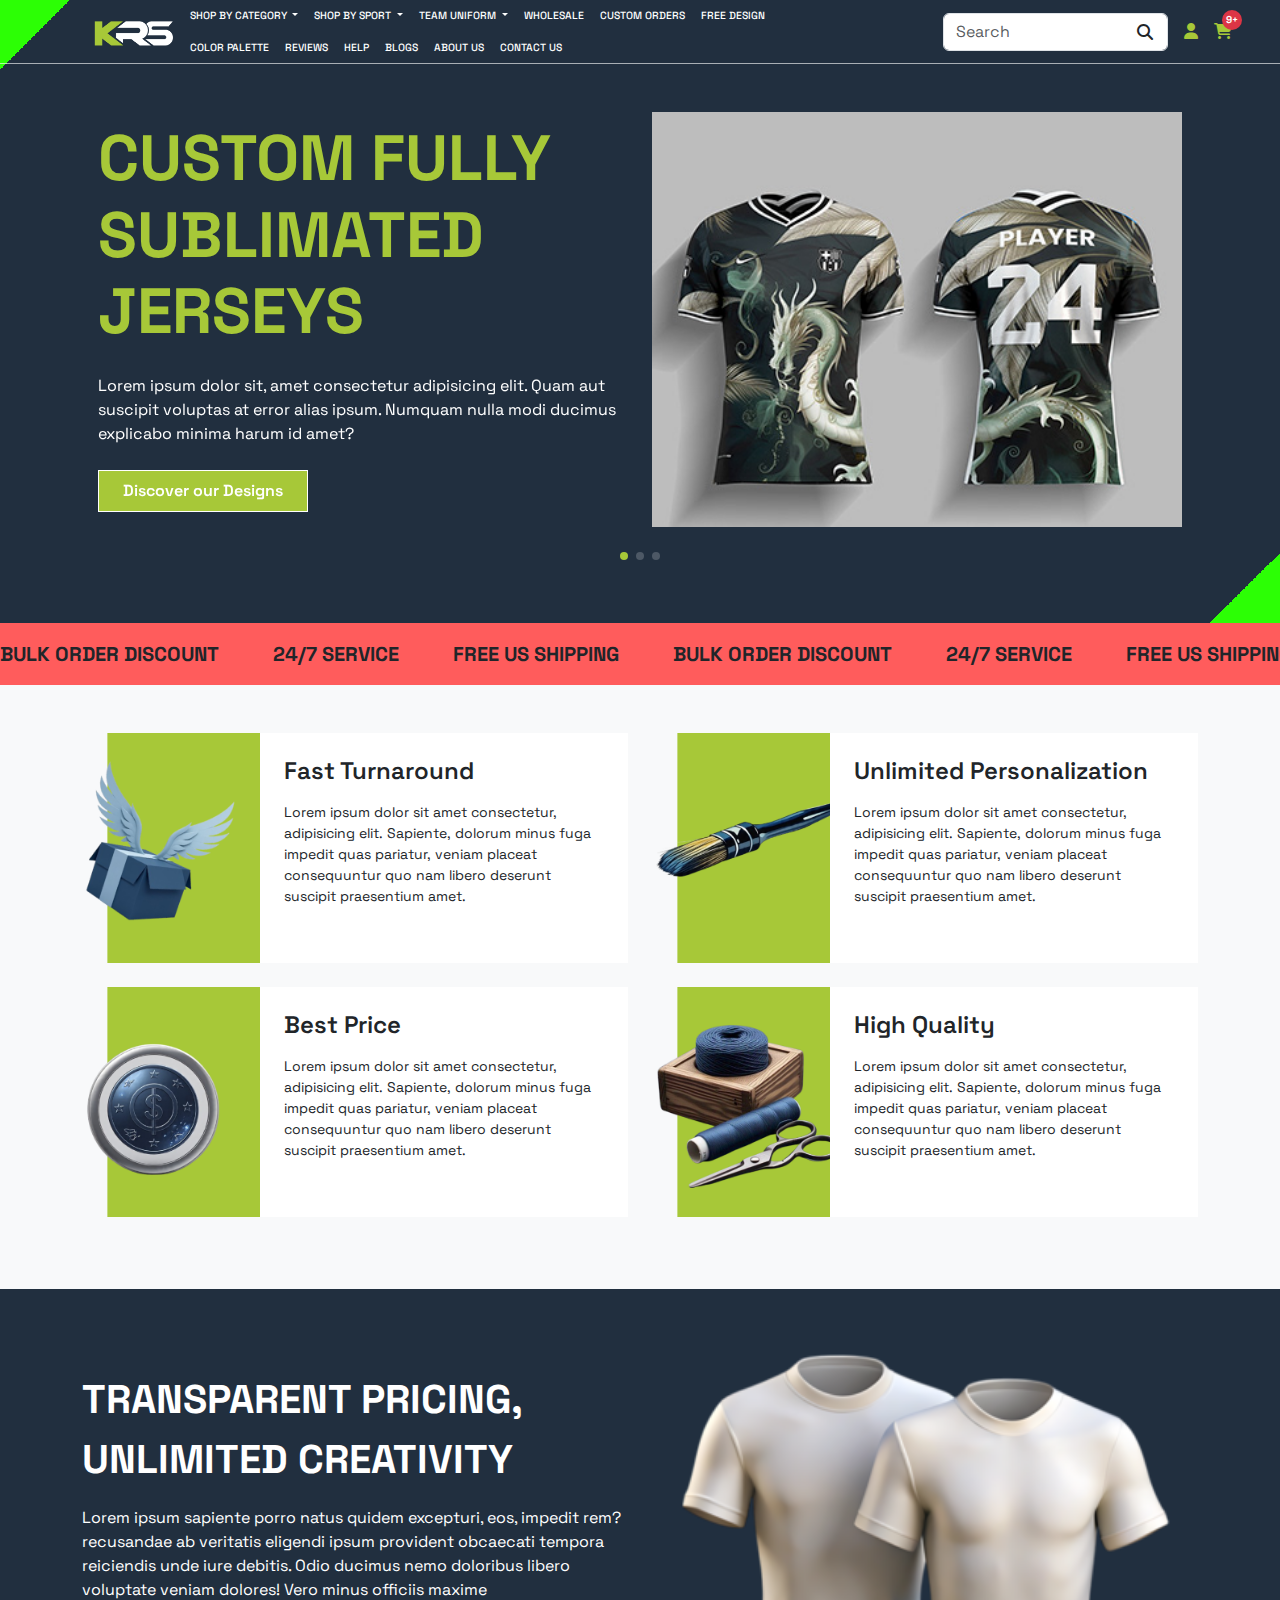
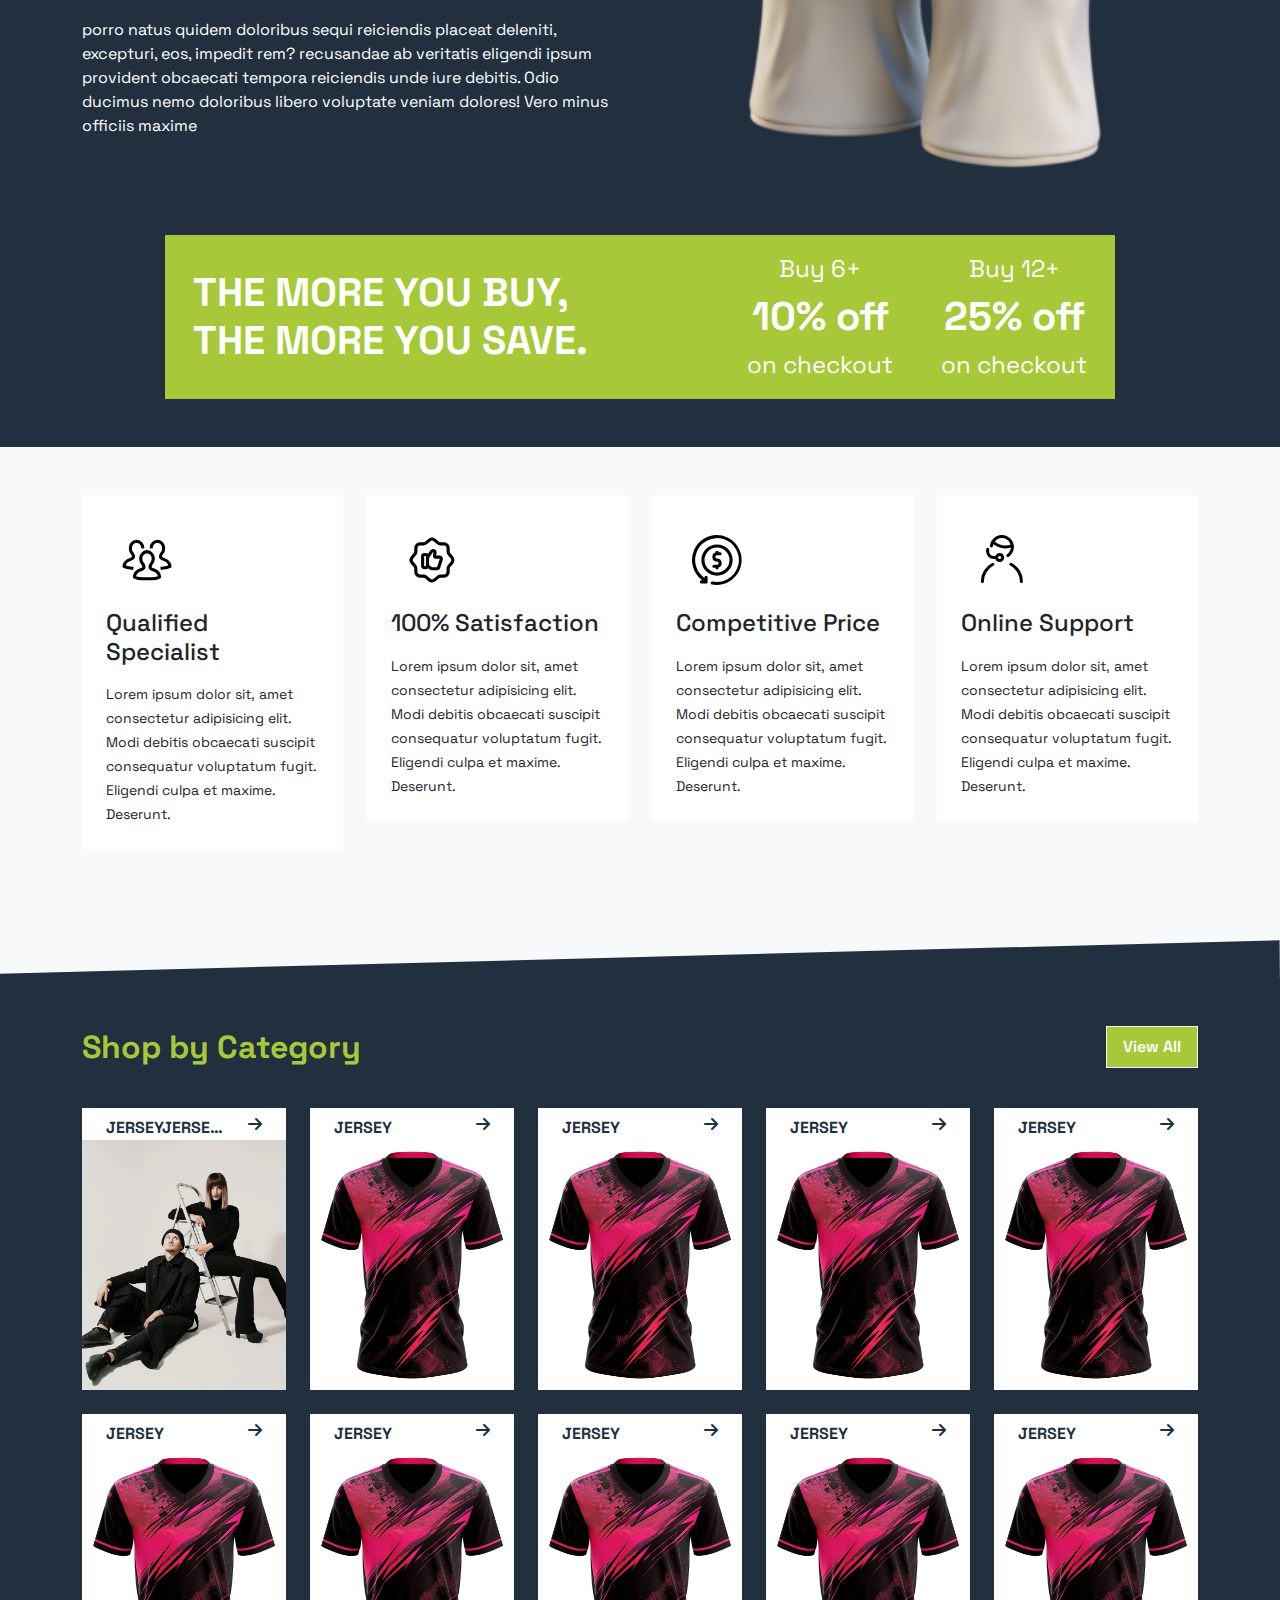
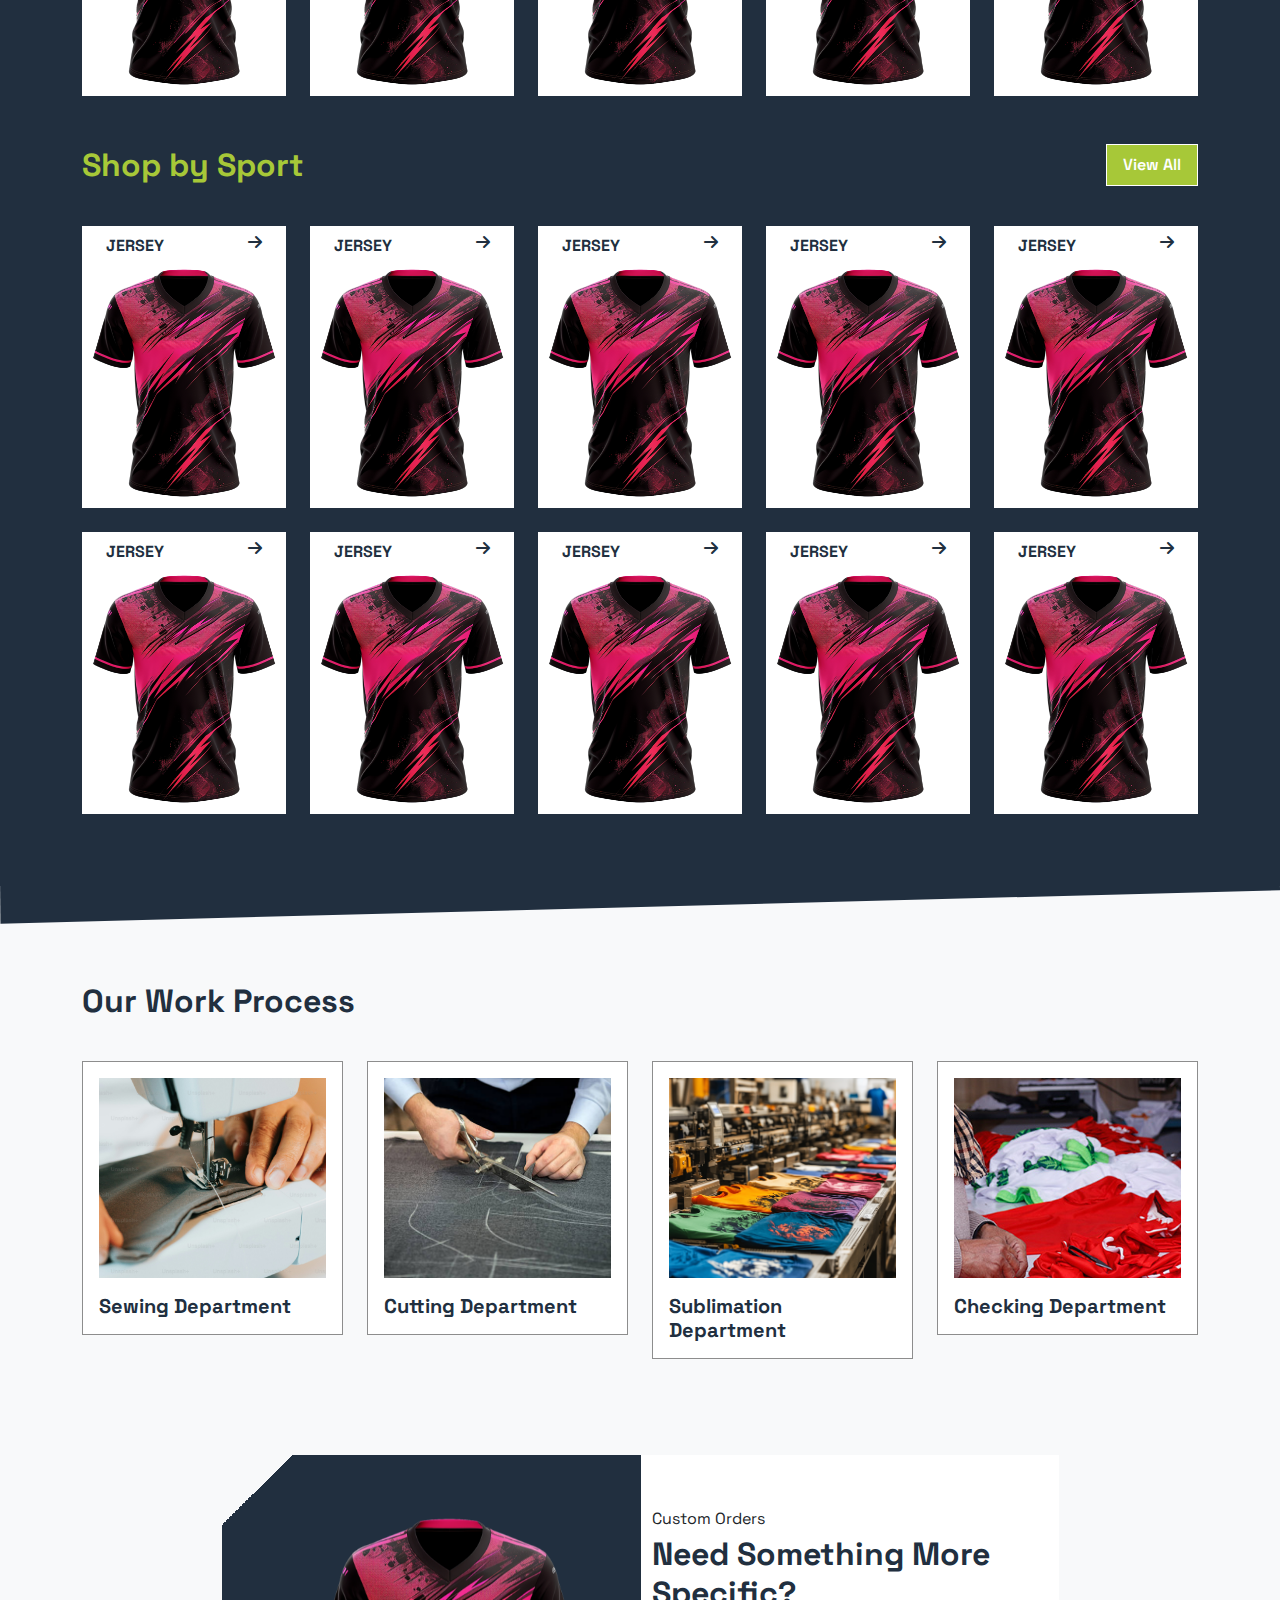
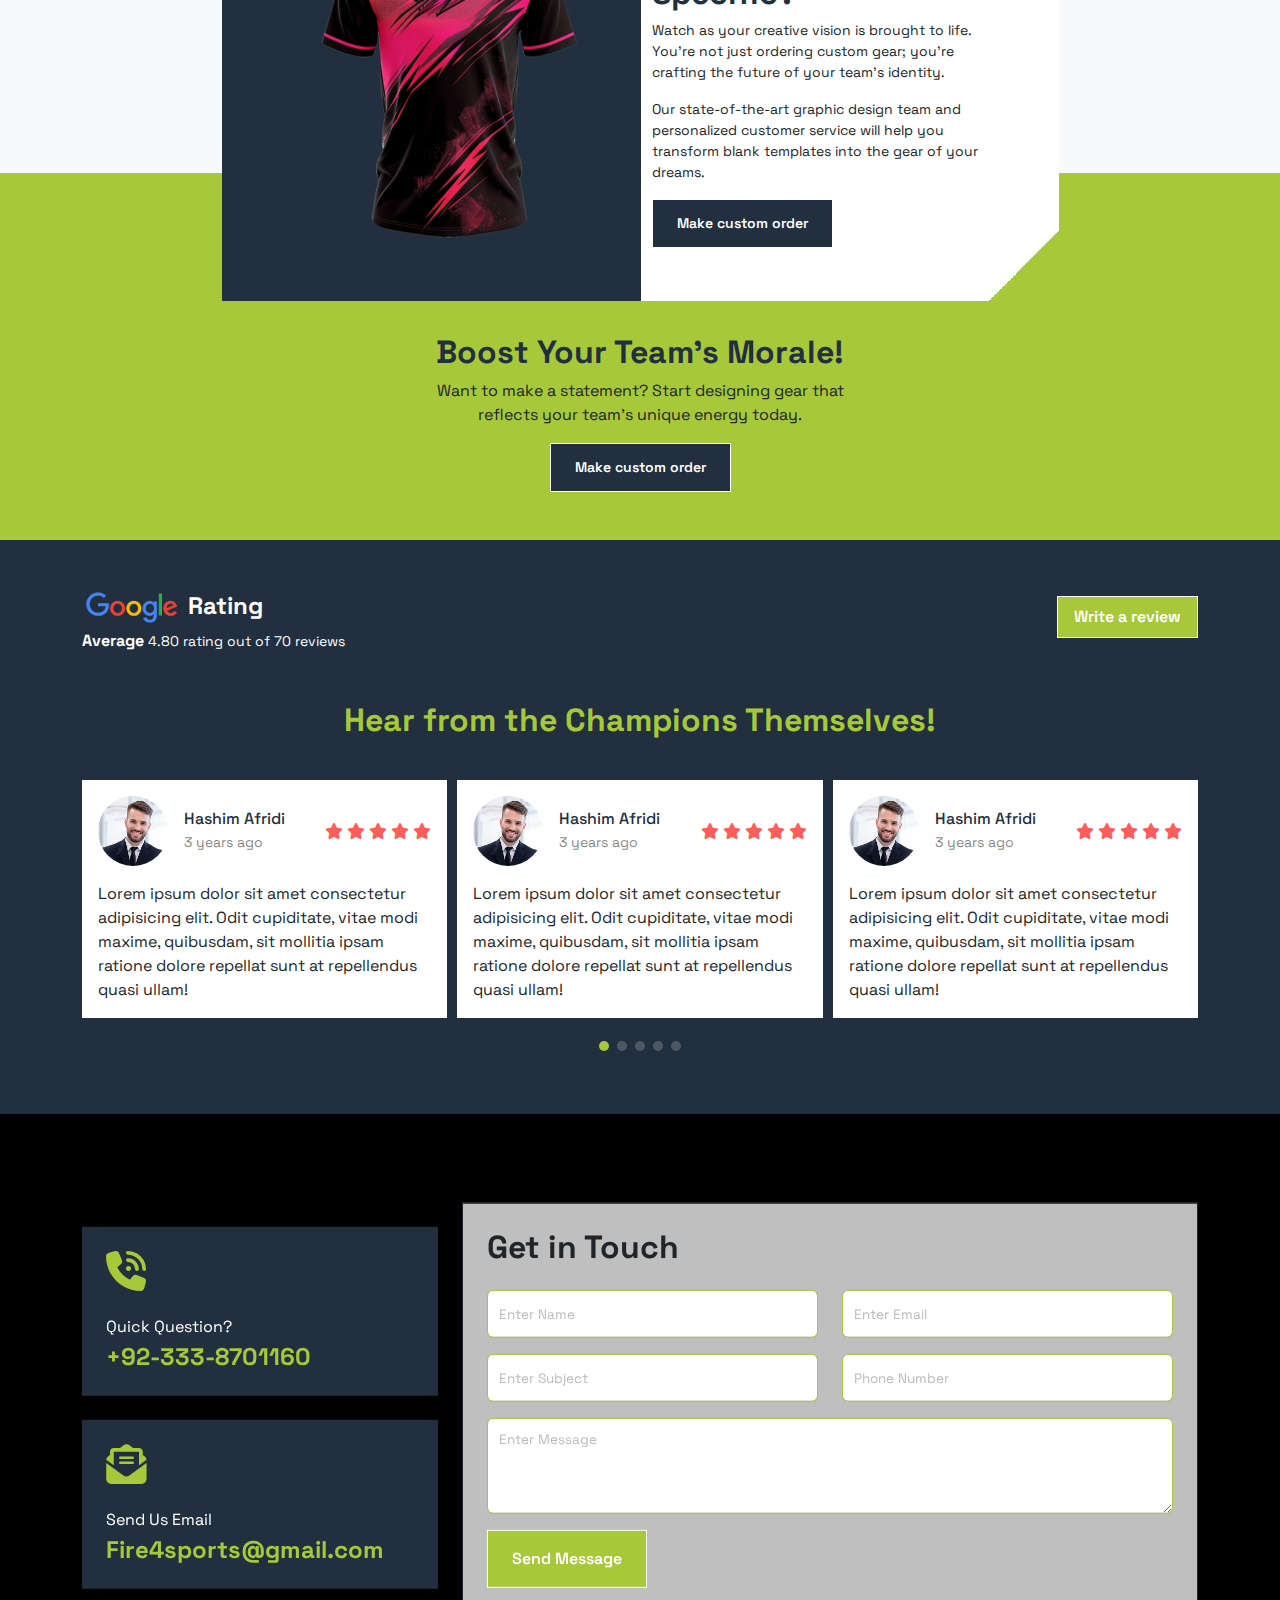
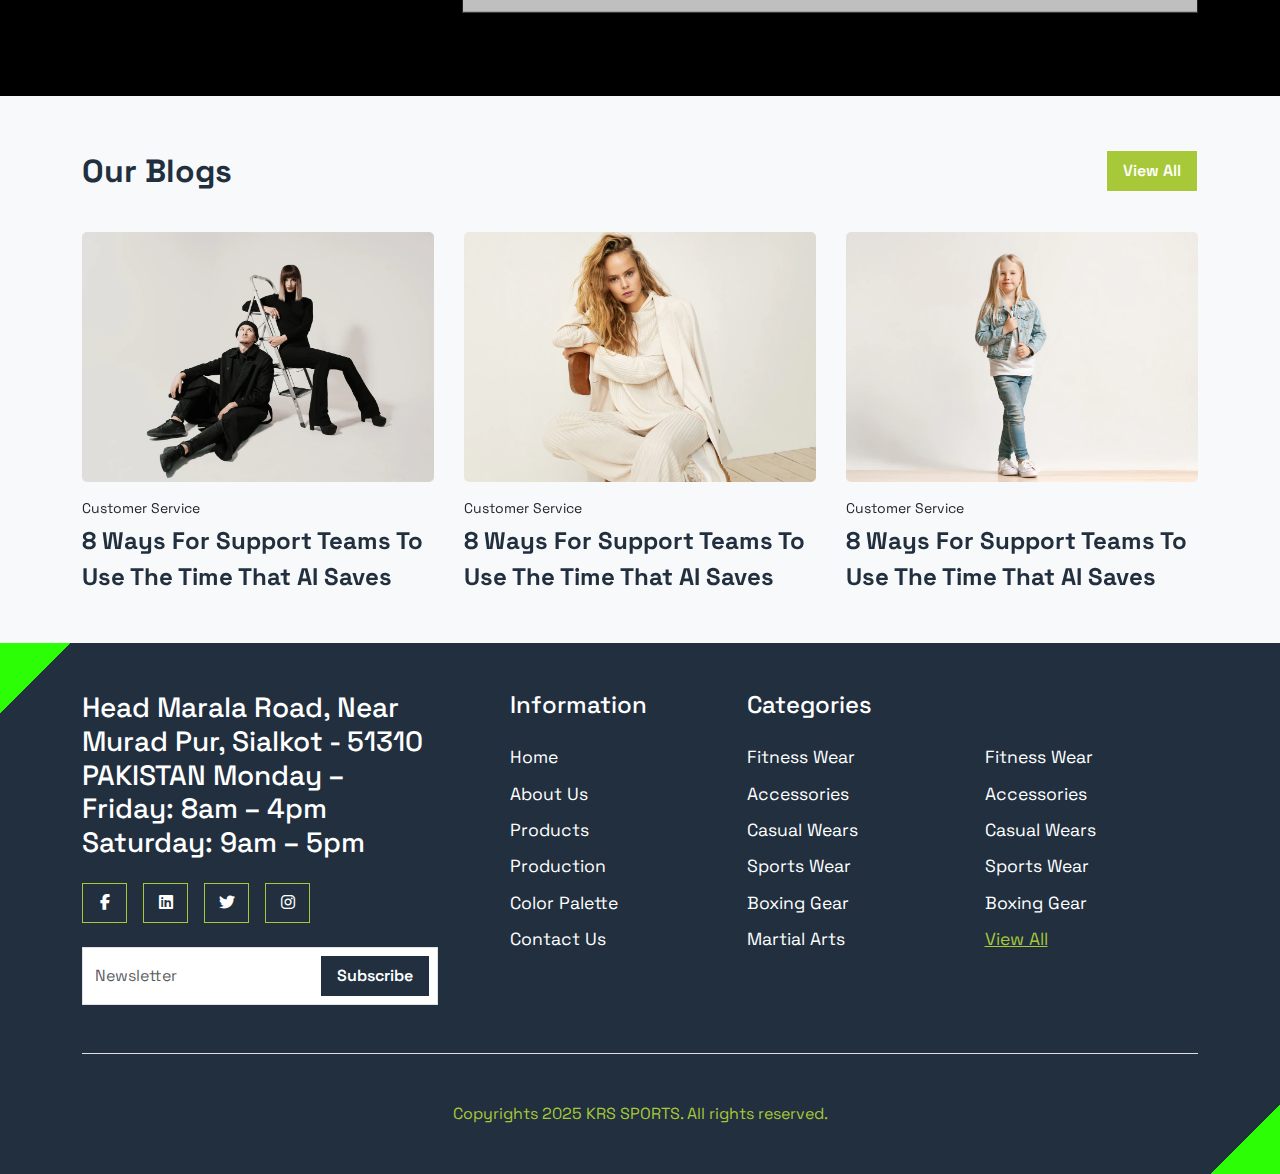
<file: index.html>
<!DOCTYPE html>
<html lang="en">
  <head>
    <meta charset="UTF-8" />
    <meta name="viewport" content="width=device-width, initial-scale=1.0" />
    <title>website</title>
    <link rel="stylesheet" href="./assets/css/style.css" />
    <link rel="stylesheet" href="./assets/css/bootstrap.min.css" />
    <link rel="stylesheet" href="./assets/css/all.min.css" />
    <link rel="stylesheet" href="./assets/css/swiper.min.css" />
  </head>
  <body class="bg-light">
    <section class="position-relative headr-sec secondary-bg position-relative">
      <header class="d-lg-flex justify-content-between align-items-center px-3 px-xl-5">
        <nav class="navbar navbar-expand-lg ps-lg-3">
            <a class="navbar-brand fs-4 text-white fw-bold" href="./index.html"
              ><img src="./assets/image/logo-01.png" width="80px" alt=""></a>
            <button
              class="navbar-toggler"
              type="button"
              data-bs-toggle="collapse"
              data-bs-target="#navbarSupportedContent"
              aria-controls="navbarSupportedContent"
              aria-expanded="false"
              aria-label="Toggle navigation"
            >
              <span class="text-white"><i class="fa-solid fa-bars"></i></span>
            </button>
            <div
              class="collapse navbar-collapse pt-4 pt-lg-0"
              id="navbarSupportedContent"
            >
              <ul class="navbar-nav ms-auto mb-2 mb-lg-0 gap-3 flex-wrap">
                <li class="nav-item dropdown">
                  <a
                    class="nav-link dropdown-toggle small text-uppercase"
                    href=""
                    id="navbarDropdown"
                    role="button"
                    data-bs-toggle="dropdown"
                    aria-expanded="true"
                  >
                    Shop by Category
                  </a>
                  <ul
                    class="dropdown-menu "
                    aria-labelledby="navbarDropdown"
                    data-bs-popper="none"
                  >
                    <div class="row row-cols-1 row-cols-md-3 row-cols-xl-4">
                      <div class="col mb-4">
                        <a href="./listing.html" class="category-item   d-block text-decoration-none secondary-text">
                            <div class="d-flex justify-content-between px-2 pt-2 fw-bold text-uppercase"><span class="text-truncate w-75 d-block">JerseyJerseyJerseyJersey</span> <i class="fa-solid fa-arrow-right"></i></div>
                          <figure class="mb-0">
                            <img src="./assets/image/blog-1.webp" class=" " alt="">
                          </figure>
                        </a>
                      </div>
                      <div class="col mb-4">
                        <a href="./listing.html" class="category-item   d-block text-decoration-none secondary-text">
                          <div class="d-flex justify-content-between px-2 pt-2 fw-bold text-uppercase">Polos <i class="fa-solid fa-arrow-right"></i></div>
                          <figure class="mb-0">
                            <img src="./assets/image/polos.png" class=" " alt="">
                          </figure>
                        </a>
                      </div>
                      <div class="col mb-4">
                        <a href="./listing.html" class="category-item   d-block text-decoration-none secondary-text">
                          <div class="d-flex justify-content-between px-2 pt-2 fw-bold text-uppercase">Long Sleeves <i class="fa-solid fa-arrow-right"></i></div>
                          <figure class="mb-0">
                            <img src="./assets/image/item1.webp" class=" " alt="">
                          </figure>
                        </a>
                      </div>
                      <div class="col mb-4">
                        <a href="./listing.html" class="category-item   d-block text-decoration-none secondary-text">
                          <div class="d-flex justify-content-between px-2 pt-2 fw-bold text-uppercase">Sleeveless <i class="fa-solid fa-arrow-right"></i></div>
                          <figure class="mb-0">
                            <img src="./assets/image/item1.webp" class=" " alt="">
                          </figure>
                        </a>
                      </div>
                      <div class="col mb-4 mb-lg-0">
                        <a href="./listing.html" class="category-item   d-block text-decoration-none secondary-text">
                          <div class="d-flex justify-content-between px-2 pt-2 fw-bold text-uppercase">Tank tops <i class="fa-solid fa-arrow-right"></i></div>
                          <figure class="mb-0">
                            <img src="./assets/image/item1.webp" class=" " alt="">
                          </figure>
                        </a>
                      </div>
                      <div class="col mb-4 mb-lg-0">
                        <a href="./listing.html" class="category-item   d-block text-decoration-none secondary-text">
                          <div class="d-flex justify-content-between px-2 pt-2 fw-bold text-uppercase">hoddies <i class="fa-solid fa-arrow-right"></i></div>
                          <figure class="mb-0">
                            <img src="./assets/image/item1.webp" class=" " alt="">
                          </figure>
                        </a>
                      </div>
                      <div class="col mb-4 mb-lg-0">
                        <a href="./listing.html" class="category-item   d-block text-decoration-none secondary-text">
                          <div class="d-flex justify-content-between px-2 pt-2 fw-bold text-uppercase">hats <i class="fa-solid fa-arrow-right"></i></div>
                          <figure class="mb-0">
                            <img src="./assets/image/item1.webp" class=" " alt="">
                          </figure>
                        </a>
                      </div>
                      <div class="col mb-4 mb-lg-0">
                        <div class="view-all d-flex align-items-center h-100  ">
                          <a href="./listing.html" class="fw-bold text-uppercase text-decoration-none text-center d-inline-block w-100">
                            <i class="fa-solid fa-boxes-stacked fs-2 mb-3"></i> <br>
                            View All Categories
                          </a>
                        </div>
                      </div>
                    </div>
                    <!-- Add more services here as needed -->
                  </ul>
                </li>
                <li class="nav-item dropdown">
                  <a
                    class="nav-link dropdown-toggle small text-uppercase"
                    href=""
                    id="navbarDropdown"
                    role="button"
                    data-bs-toggle="dropdown"
                    aria-expanded="true"
                  >
                    Shop by sport
                  </a>
                  <ul
                    class="dropdown-menu "
                    aria-labelledby="navbarDropdown"
                    data-bs-popper="none"
                  >
                    <div class="row row-cols-1 row-cols-md-2 row-cols-lg-3 row-cols-xl-4">
                      <div class="col mb-4">
                        <a href="./listing.html" class="category-item   d-block text-decoration-none secondary-text">
                            <div class="d-flex justify-content-between px-2 pt-2 fw-bold text-uppercase">Jersey <i class="fa-solid fa-arrow-right"></i></div>
                          <figure class="mb-0">
                            <img src="./assets/image/item1.webp" class=" " alt="">
                          </figure>
                        </a>
                      </div>
                      <div class="col mb-4">
                        <a href="./listing.html" class="category-item   d-block text-decoration-none secondary-text">
                            <div class="d-flex justify-content-between px-2 pt-2 fw-bold text-uppercase">Jersey <i class="fa-solid fa-arrow-right"></i></div>
                          <figure class="mb-0">
                            <img src="./assets/image/item1.webp" class=" " alt="">
                          </figure>
                        </a>
                      </div>
                      <div class="col mb-4">
                        <a href="./listing.html" class="category-item   d-block text-decoration-none secondary-text">
                            <div class="d-flex justify-content-between px-2 pt-2 fw-bold text-uppercase">Jersey <i class="fa-solid fa-arrow-right"></i></div>
                          <figure class="mb-0">
                            <img src="./assets/image/item1.webp" class=" " alt="">
                          </figure>
                        </a>
                      </div>
                      <div class="col mb-4">
                        <a href="./listing.html" class="category-item   d-block text-decoration-none secondary-text">
                            <div class="d-flex justify-content-between px-2 pt-2 fw-bold text-uppercase">Jersey <i class="fa-solid fa-arrow-right"></i></div>
                          <figure class="mb-0">
                            <img src="./assets/image/item1.webp" class=" " alt="">
                          </figure>
                        </a>
                      </div>
                      <div class="col mb-4 mb-lg-0">
                        <a href="./listing.html" class="category-item   d-block text-decoration-none secondary-text">
                            <div class="d-flex justify-content-between px-2 pt-2 fw-bold text-uppercase">Jersey <i class="fa-solid fa-arrow-right"></i></div>
                          <figure class="mb-0">
                            <img src="./assets/image/item1.webp" class=" " alt="">
                          </figure>
                        </a>
                      </div>
                      <div class="col mb-4 mb-lg-0">
                        <a href="./listing.html" class="category-item   d-block text-decoration-none secondary-text">
                            <div class="d-flex justify-content-between px-2 pt-2 fw-bold text-uppercase">Jersey <i class="fa-solid fa-arrow-right"></i></div>
                          <figure class="mb-0">
                            <img src="./assets/image/item1.webp" class=" " alt="">
                          </figure>
                        </a>
                      </div>
                      <div class="col mb-4 mb-lg-0">
                        <a href="./listing.html" class="category-item   d-block text-decoration-none secondary-text">
                            <div class="d-flex justify-content-between px-2 pt-2 fw-bold text-uppercase">Jersey <i class="fa-solid fa-arrow-right"></i></div>
                          <figure class="mb-0">
                            <img src="./assets/image/item1.webp" class=" " alt="">
                          </figure>
                        </a>
                      </div>
                      <div class="col mb-4 mb-lg-0">
                        <div class="view-all d-flex align-items-center h-100  ">
                          <a href="./listing.html" class="fw-bold text-uppercase text-decoration-none text-center d-inline-block w-100">
                            <i class="fa-solid fa-boxes-stacked fs-2 mb-3"></i> <br>
                            View All Categories
                          </a>
                        </div>
                      </div>
                    </div>
                    <!-- Add more services here as needed -->
                  </ul>
                </li>
                <li class="nav-item dropdown">
                  <a
                    class="nav-link dropdown-toggle small text-uppercase"
                    href=""
                    id="navbarDropdown"
                    role="button"
                    data-bs-toggle="dropdown"
                    aria-expanded="true"
                  >
                    Team Uniform
                  </a>
                  <ul
                    class="dropdown-menu "
                    aria-labelledby="navbarDropdown"
                    data-bs-popper="none"
                  >
                    <div class="row row-cols-1 row-cols-md-2 row-cols-lg-3 row-cols-xl-4">
                      <div class="col mb-4">
                        <a href="./teamuniform.html" class="category-item   d-block text-decoration-none secondary-text">
                            <div class="d-flex justify-content-between px-2 pt-2 fw-bold text-uppercase">Basket Ball <i class="fa-solid fa-arrow-right"></i></div>
                          <figure class="mb-0">
                            <img src="./assets/image/item1.webp" class=" " alt="">
                          </figure>
                        </a>
                      </div>
                      <div class="col mb-4">
                        <a href="./teamuniform.html" class="category-item   d-block text-decoration-none secondary-text">
                            <div class="d-flex justify-content-between px-2 pt-2 fw-bold text-uppercase">Base Ball <i class="fa-solid fa-arrow-right"></i></div>
                          <figure class="mb-0">
                            <img src="./assets/image/item1.webp" class=" " alt="">
                          </figure>
                        </a>
                      </div>
                      <div class="col mb-4">
                        <a href="./teamuniform.html" class="category-item   d-block text-decoration-none secondary-text">
                            <div class="d-flex justify-content-between px-2 pt-2 fw-bold text-uppercase">Foot Ball <i class="fa-solid fa-arrow-right"></i></div>
                          <figure class="mb-0">
                            <img src="./assets/image/item1.webp" class=" " alt="">
                          </figure>
                        </a>
                      </div>
                      <div class="col mb-4">
                        <a href="./teamuniform.html" class="category-item   d-block text-decoration-none secondary-text">
                            <div class="d-flex justify-content-between px-2 pt-2 fw-bold text-uppercase">Soft Ball <i class="fa-solid fa-arrow-right"></i></div>
                          <figure class="mb-0">
                            <img src="./assets/image/item1.webp" class=" " alt="">
                          </figure>
                        </a>
                      </div>
                      <div class="col mb-4 mb-lg-0">
                        <a href="./teamuniform.html" class="category-item   d-block text-decoration-none secondary-text">
                            <div class="d-flex justify-content-between px-2 pt-2 fw-bold text-uppercase">Soccer <i class="fa-solid fa-arrow-right"></i></div>
                          <figure class="mb-0">
                            <img src="./assets/image/item1.webp" class=" " alt="">
                          </figure>
                        </a>
                      </div>
                      <div class="col mb-4 mb-lg-0">
                        <a href="./teamuniform.html" class="category-item   d-block text-decoration-none secondary-text">
                            <div class="d-flex justify-content-between px-2 pt-2 fw-bold text-uppercase">Volley Ball <i class="fa-solid fa-arrow-right"></i></div>
                          <figure class="mb-0">
                            <img src="./assets/image/item1.webp" class=" " alt="">
                          </figure>
                        </a>
                      </div>
                      <div class="col mb-4 mb-lg-0">
                        <a href="./teamuniform.html" class="category-item   d-block text-decoration-none secondary-text">
                            <div class="d-flex justify-content-between px-2 pt-2 fw-bold text-uppercase">Cricket <i class="fa-solid fa-arrow-right"></i></div>
                          <figure class="mb-0">
                            <img src="./assets/image/item1.webp" class=" " alt="">
                          </figure>
                        </a>
                      </div>
                      <div class="col mb-4 mb-lg-0">
                        <div class="view-all d-flex align-items-center h-100  ">
                          <a href="./listing.html" class="fw-bold text-uppercase text-decoration-none text-center d-inline-block w-100">
                            <i class="fa-solid fa-boxes-stacked fs-2 mb-3"></i> <br>
                            View All Categories
                          </a>
                        </div>
                      </div>
                    </div>
                    <!-- Add more services here as needed -->
                  </ul>
                </li>
                <li class="nav-item">
                  <a class="nav-link text-uppercase" href="./wholesale.html">Wholesale</a>
                </li>
                <li class="nav-item">
                  <a class="nav-link text-uppercase" href="">Custom Orders</a>
                </li>
                <li class="nav-item">
                  <a class="nav-link text-uppercase" href="">Free design</a>
                </li>
                <li class="nav-item">
                  <a class="nav-link text-uppercase" href="">color palette</a>
                </li>
                <li class="nav-item">
                  <a class="nav-link text-uppercase" href="./reviews.html">Reviews</a>
                </li>
                <li class="nav-item">
                  <a class="nav-link text-uppercase" href="./support.html">Help</a>
                </li>
                <li class="nav-item">
                  <a class="nav-link text-uppercase" href="./blogs.html">Blogs</a>
                </li>
                <li class="nav-item">
                  <a class="nav-link text-uppercase" href="./about.html">About us</a>
                </li>
                <li class="nav-item">
                  <a class="nav-link text-uppercase" href="./contact.html">contact us</a>
                </li>
              </ul>
              
            </div>
        </nav>
        <div class="form d-flex justify-content-center justify-content-lg-end align-items-center gap-3 mb-2 mb-lg-0">
          <form role="search" class="position-relative">
            <input class="form-control me-2" type="search" placeholder="Search" aria-label="Search">
            <i class="fa-solid fa-magnifying-glass icon"></i>
          </form>
<a href="" class="primary-text"><i class="fa-solid fa-user"></i></a>
<a href="" class="position-relative primary-text">
  <i class="fa-solid fa-cart-shopping"></i>
  <span class="position-absolute top-0 start-100 translate-middle badge rounded-pill bg-danger">
    9+
    <span class="visually-hidden">unread messages</span>
  </span>
</a>
        </div>
      </header>
      <section class="hero py-5 position-relative">
        <div class="container">
          <div class="swiper myHero px-3">
            <div class="swiper-wrapper hero-ser">
              <div class="swiper-slide">
                <div class="row row-cols-1 row-cols-lg-2 align-items-center">
                  <div class="col">
                    <h1 class="text-uppercase fw-bold display-3 primary-text">custom fully sublimated jerseys</h1>
                    <p class="text-white my-4">
                      Lorem ipsum dolor sit, amet consectetur adipisicing elit. Quam aut suscipit voluptas at error alias ipsum. Numquam nulla modi ducimus explicabo minima harum id amet?
                    </p>
                    <a href="" class="primary-btn px-4 py-2">Discover our Designs</a>
                  </div>
                  <div class="col">
                    <img src="./assets/image/jersey.jpg" class=" " width="100%" alt="">
                  </div>
                </div>
              </div>
              <div class="swiper-slide">
                <div class="row row-cols-1 row-cols-lg-2 align-items-center">
                  <div class="col">
                    <h1 class="text-uppercase fw-bold display-3 primary-text">custom fully sublimated jerseys</h1>
                    <p class="text-white my-4">
                      Lorem ipsum dolor sit, amet consectetur adipisicing elit. Quam aut suscipit voluptas at error alias ipsum. Numquam nulla modi ducimus explicabo minima harum id amet?
                    </p>
                    <a href="" class="primary-btn px-4 py-2">Discover our Designs</a>
                  </div>
                  <div class="col">
                    <img src="./assets/image/jersey.jpg" class=" " width="100%" alt="">
                  </div>
                </div>
              </div>
              <div class="swiper-slide">
                <div class="row row-cols-1 row-cols-lg-2 align-items-center">
                  <div class="col">
                    <h1 class="text-uppercase fw-bold display-3 primary-text">custom fully sublimated jerseys</h1>
                    <p class="text-white my-4">
                      Lorem ipsum dolor sit, amet consectetur adipisicing elit. Quam aut suscipit voluptas at error alias ipsum. Numquam nulla modi ducimus explicabo minima harum id amet?
                    </p>
                    <a href="" class="primary-btn px-4 py-2">Discover our Designs</a>
                  </div>
                  <div class="col">
                    <img src="./assets/image/jersey.jpg" class=" " width="100%" alt="">
                  </div>
                </div>
              </div>
            </div>
            <div class="swiper-pagination position-relative mt-4"></div>
          </div>
        </div>
      </section>
    </section>
    <div class="marquee_container">
      <div class="marquee">
        <p class="mb-0 fs-5 fw-bold text-uppercase">bulk order discount</p>
        <p class="mb-0 fs-5 fw-bold text-uppercase">24/7 service</p>
        <p class="mb-0 fs-5 fw-bold text-uppercase">free us shipping</p>
        <p class="mb-0 fs-5 fw-bold text-uppercase">bulk order discount</p>
        <p class="mb-0 fs-5 fw-bold text-uppercase">24/7 service</p>
        <p class="mb-0 fs-5 fw-bold text-uppercase">free us shipping</p>
        <p class="mb-0 fs-5 fw-bold text-uppercase">bulk order discount</p>
        <p class="mb-0 fs-5 fw-bold text-uppercase">24/7 service</p>
        <p class="mb-0 fs-5 fw-bold text-uppercase">free us shipping</p>
      </div>
      <div class="marquee">
        <p class="mb-0 fs-5 fw-bold text-uppercase">bulk order discount</p>
        <p class="mb-0 fs-5 fw-bold text-uppercase">24/7 service</p>
        <p class="mb-0 fs-5 fw-bold text-uppercase">free us shipping</p>
        <p class="mb-0 fs-5 fw-bold text-uppercase">bulk order discount</p>
        <p class="mb-0 fs-5 fw-bold text-uppercase">24/7 service</p>
        <p class="mb-0 fs-5 fw-bold text-uppercase">free us shipping</p>
        <p class="mb-0 fs-5 fw-bold text-uppercase">bulk order discount</p>
        <p class="mb-0 fs-5 fw-bold text-uppercase">24/7 service</p>
        <p class="mb-0 fs-5 fw-bold text-uppercase">free us shipping</p>
      </div>
    </div>
        <section class="choose py-5">
      <div class="container">
        <div class="row row-cols-1 row-cols-lg-2">
          <div class="col mb-4">
            <div class="choose-box">
              <div class="row">
                <div class="col-lg-4 pe-0">
                  <div class="choose-img"><img src="./assets/image/fast.png" alt=""></div>
                </div>
                <div class="col-lg-8  ps-0">
                   <div class="choose-text p-4">
                <h4 class="mb-0 fw-semibold  mb-3">Fast Turnaround</h4>
                <p class="mb-0 small">
                  Lorem ipsum dolor sit amet consectetur, adipisicing elit. Sapiente, dolorum minus fuga impedit quas pariatur, veniam placeat consequuntur quo nam libero deserunt suscipit praesentium amet.
                </p>
              </div>
                </div>
              </div>
            </div>
          </div>
          <div class="col mb-4">
            <div class="choose-box">
              <div class="row">
                <div class="col-lg-4 pe-0">
                  <div class="choose-img"><img src="./assets/image/custom.png" alt=""></div>
                </div>
                <div class="col-lg-8  ps-0">
                   <div class="choose-text p-4">
                <h4 class="mb-0 fw-semibold mb-3">Unlimited Personalization</h4>
                <p class="mb-0 small">
                  Lorem ipsum dolor sit amet consectetur, adipisicing elit. Sapiente, dolorum minus fuga impedit quas pariatur, veniam placeat consequuntur quo nam libero deserunt suscipit praesentium amet.
                </p>
              </div>
                </div>
              </div>
            </div>
          </div>
          <div class="col mb-4">
            <div class="choose-box mb-lg-0">
              <div class="row">
                <div class="col-lg-4 pe-0">
                  <div class="choose-img"><img src="./assets/image/price.png" alt=""></div>
                </div>
                <div class="col-lg-8 ps-0">
                   <div class="choose-text p-4">
                <h4 class="mb-0 fw-semibold mb-3">Best Price</h4>
                <p class="mb-0 small">
                  Lorem ipsum dolor sit amet consectetur, adipisicing elit. Sapiente, dolorum minus fuga impedit quas pariatur, veniam placeat consequuntur quo nam libero deserunt suscipit praesentium amet.
                </p>
              </div>
                </div>
              </div>
            </div>
          </div>
          <div class="col mb-4 mb-lg-0">
            <div class="choose-box ">
              <div class="row">
                <div class="col-lg-4 pe-0">
                  <div class="choose-img"><img src="./assets/image/quality.png" alt=""></div>
                </div>
                <div class="col-lg-8 ps-0">
                   <div class="choose-text p-4">
                <h4 class="mb-0 fw-semibold mb-3">High Quality</h4>
                <p class="mb-0 small">
                  Lorem ipsum dolor sit amet consectetur, adipisicing elit. Sapiente, dolorum minus fuga impedit quas pariatur, veniam placeat consequuntur quo nam libero deserunt suscipit praesentium amet.
                </p>
              </div>
                </div>
              </div>
            </div>
          </div>
        </div>
      </div>
    </section>
    <section class="buy secondary-bg py-5 pt-lg-0">
      <div class="container">
        <div class="row row-cols-1 row-cols-lg-2 align-items-center">
          <div class="col">
            <p class="fs-1 text-uppercase text-white fw-bold">transparent pricing, <br> unlimited creativity</p>
              <p class="text-white">
              Lorem ipsum  sapiente porro natus quidem  excepturi, eos, impedit rem?
              recusandae ab veritatis eligendi ipsum provident obcaecati tempora reiciendis unde iure debitis. Odio ducimus nemo doloribus libero voluptate veniam dolores! Vero minus officiis maxime 
            </p>
            <p class="text-white">
             porro natus quidem doloribus sequi reiciendis placeat deleniti, excepturi, eos, impedit rem?
              recusandae ab veritatis eligendi ipsum provident obcaecati tempora reiciendis unde iure debitis. Odio ducimus nemo doloribus libero voluptate veniam dolores! Vero minus officiis maxime 
            </p>
          </div>
          <div class="col">
        <div class="text-center shirt-img">
          <img src="./assets/image/shirt.png" width="100%" alt="">
        </div>
          </div>
        </div>
        
        <div class="row justify-content-center">
          <div class="col-lg-12 col-xl-10">
            <div class="row row-cols-1 row-cols-lg-2 align-items-center primary-bg p-3">
              <div class="col">
            <h2 class="text-uppercase fw-bold fs-1 text-white mb-0">the more you buy, <br> the more you save.</h2>
          </div>
          <div class="col">
            <div class="d-md-flex justify-content-end gap-5">
              <div class="text-center">
                <p class="fs-4 mb-0 text-white">Buy 6+</p>
                <p class="fs-1 mb-0 fw-bold text-white">10% off</p>
                <p class="fs-4 mb-0 text-white">on checkout</p>
              </div>
              <div class="text-center">
                <p class="fs-4 mb-0 text-white">Buy 12+</p>
                <p class="fs-1 mb-0 fw-bold text-white">25% off</p>
                <p class="fs-4 mb-0 text-white">on checkout</p>
              </div>
            </div>
          </div>
            </div>
          </div>
          
        </div>
      </div>
    </section>
    <section class="bg-light py-5 qualifiedcont">
      <div class="container">
        <div class="row row-cols-1 row-cols-md-2 row-cols-lg-4">
          <div class="col mb-4 mb-lg-0">
            <div class="box p-4">
              <div class="icon mb-2 p-3 rounded-circle">
                <svg viewBox="0 0 24 24" width="50px" height="50px" id="team" xmlns="http://www.w3.org/2000/svg" ><g id="SVGRepo_bgCarrier" stroke-width="0"></g><g id="SVGRepo_tracerCarrier" stroke-linecap="round" stroke-linejoin="round"></g><g id="SVGRepo_iconCarrier"> <g id="_24x24_user--dark" data-name="24x24/user--dark"> <rect id="Rectangle" width="24" height="24" fill="none"></rect> </g> <path id="Combined_Shape" data-name="Combined Shape" d="M0,12.106C0,8.323,4.5,9.08,4.5,7.567a2.237,2.237,0,0,0-.41-1.513A3.5,3.5,0,0,1,3,3.4,3.222,3.222,0,0,1,6,0,3.222,3.222,0,0,1,9,3.4,3.44,3.44,0,0,1,7.895,6.053,2.333,2.333,0,0,0,7.5,7.567c0,1.513,4.5.757,4.5,4.54,0,0-1.195.894-6,.894S0,12.106,0,12.106Z" transform="translate(6 8)" fill="none" stroke="#000000" stroke-miterlimit="10" stroke-width="1.5"></path> <path id="Combined_Shape-2" data-name="Combined Shape" d="M4.486,12.967c-.569-.026-1.071-.065-1.512-.114A6.835,6.835,0,0,1,0,12.106C0,8.323,4.5,9.08,4.5,7.567a2.237,2.237,0,0,0-.41-1.513A3.5,3.5,0,0,1,3,3.4,3.222,3.222,0,0,1,6,0,3.222,3.222,0,0,1,9,3.4" transform="translate(1 3)" fill="none" stroke="#000000" stroke-miterlimit="10" stroke-width="1.5"></path> <path id="Combined_Shape-3" data-name="Combined Shape" d="M-4.486,12.967c.569-.026,1.071-.065,1.512-.114A6.835,6.835,0,0,0,0,12.106C0,8.323-4.5,9.08-4.5,7.567a2.237,2.237,0,0,1,.41-1.513A3.5,3.5,0,0,0-3,3.4,3.222,3.222,0,0,0-6,0,3.222,3.222,0,0,0-9,3.4" transform="translate(23 3)" fill="none" stroke="#000000" stroke-miterlimit="10" stroke-width="1.5"></path> </g></svg>
              </div>
              <h2 class="fs-4 mb-3">Qualified Specialist</h2>
              <span class="small">
                Lorem ipsum dolor sit, amet consectetur adipisicing elit. Modi debitis obcaecati suscipit consequatur voluptatum fugit. Eligendi culpa et maxime. Deserunt.
              </span>
            </div>
          </div>
          <div class="col mb-4 mb-lg-0">
            <div class="box p-4">
              <div class="icon mb-2 p-3 rounded-circle">
                <svg viewBox="0 0 24 24" width="50px" height="50px" fill="none" xmlns="http://www.w3.org/2000/svg"><g id="SVGRepo_bgCarrier" stroke-width="0"></g><g id="SVGRepo_tracerCarrier" stroke-linecap="round" stroke-linejoin="round"></g><g id="SVGRepo_iconCarrier"> <path d="M10.75 2.44995C11.44 1.85995 12.57 1.85995 13.27 2.44995L14.85 3.81005C15.15 4.07005 15.71 4.28002 16.11 4.28002H17.81C18.87 4.28002 19.74 5.14996 19.74 6.20996V7.91003C19.74 8.30003 19.95 8.87004 20.21 9.17004L21.57 10.75C22.16 11.44 22.16 12.57 21.57 13.27L20.21 14.85C19.95 15.15 19.74 15.71 19.74 16.11V17.8101C19.74 18.8701 18.87 19.74 17.81 19.74H16.11C15.72 19.74 15.15 19.95 14.85 20.21L13.27 21.5699C12.58 22.1599 11.45 22.1599 10.75 21.5699L9.17002 20.21C8.87002 19.95 8.31001 19.74 7.91001 19.74H6.18C5.12 19.74 4.25 18.8701 4.25 17.8101V16.1C4.25 15.71 4.04001 15.15 3.79001 14.85L2.44 13.26C1.86 12.57 1.86 11.45 2.44 10.76L3.79001 9.17004C4.04001 8.87004 4.25 8.31004 4.25 7.92004V6.20996C4.25 5.14996 5.12 4.28002 6.18 4.28002H7.91001C8.30001 4.28002 8.87002 4.07005 9.17002 3.81005L10.75 2.44995Z" stroke="#000000" stroke-width="1.5" stroke-linecap="round" stroke-linejoin="round"></path> <path d="M9.89001 14.82L11.34 15.94C11.53 16.13 11.95 16.22 12.23 16.22H14C14.56 16.22 15.17 15.8 15.31 15.24L16.43 11.82C16.66 11.17 16.24 10.6 15.54 10.6H13.67C13.39 10.6 13.16 10.3701 13.2 10.0401L13.43 8.54008C13.52 8.12008 13.24 7.65005 12.82 7.51005C12.45 7.37005 11.98 7.56 11.79 7.84L9.87 10.69" stroke="#000000" stroke-width="1.5" stroke-miterlimit="10"></path> <path d="M7.5 14.8199V10.24C7.5 9.57999 7.78 9.34998 8.44 9.34998H8.91C9.56 9.34998 9.85001 9.57999 9.85001 10.24V14.8199C9.85001 15.4699 9.57 15.71 8.91 15.71H8.44C7.78 15.71 7.5 15.4799 7.5 14.8199Z" stroke="#000000" stroke-width="1.5" stroke-linecap="round" stroke-linejoin="round"></path> </g></svg>
              </div>
              <h2 class="fs-4 mb-3">100% Satisfaction</h2>
              <span class="small">
                Lorem ipsum dolor sit, amet consectetur adipisicing elit. Modi debitis obcaecati suscipit consequatur voluptatum fugit. Eligendi culpa et maxime. Deserunt.
              </span>
            </div>
          </div>
          <div class="col mb-4 mb-lg-0">
            <div class="box p-4">
              <div class="icon mb-2 p-3 rounded-circle">
                <svg width="50px" height="50px" viewBox="0 0 32 32" xmlns="http://www.w3.org/2000/svg"><g id="SVGRepo_bgCarrier" stroke-width="0"></g><g id="SVGRepo_tracerCarrier" stroke-linecap="round" stroke-linejoin="round"></g><g id="SVGRepo_iconCarrier"> <g data-name="27. Return" id="_27._Return"> <path d="M16,0A16,16,0,0,0,4.08,26.66a13,13,0,0,0,1,1.06c.22.21.45.42.69.62s.59.46.88.66H6a1,1,0,0,0,0,2H9a1,1,0,0,0,1-1V27a1,1,0,0,0-2,0v.47c-.3-.21-.61-.43-.93-.68s-.39-.34-.57-.52-.63-.61-.93-.94A14,14,0,1,1,16,30a13.57,13.57,0,0,1-2.8-.28,1,1,0,1,0-.4,2A16,16,0,1,0,16,0Z"></path> <path d="M26,16A10,10,0,1,0,16,26,10,10,0,0,0,26,16ZM8,16a8,8,0,1,1,8,8A8,8,0,0,1,8,16Z"></path> <path d="M17,21v-.18A3,3,0,0,0,16,15a1,1,0,0,1,0-2h2a1,1,0,0,0,0-2H17a1,1,0,0,0-2,0v.18A3,3,0,0,0,16,17a1,1,0,0,1,0,2H14a1,1,0,0,0,0,2h1a1,1,0,0,0,2,0Z"></path> </g> </g></svg>
              </div>
              <h2 class="fs-4 mb-3">Competitive Price</h2>
              <span class="small">
                Lorem ipsum dolor sit, amet consectetur adipisicing elit. Modi debitis obcaecati suscipit consequatur voluptatum fugit. Eligendi culpa et maxime. Deserunt.
              </span>
            </div>
          </div>
          <div class="col mb-4 mb-lg-0">
            <div class="box p-4">
              <div class="icon mb-2 p-3 rounded-circle">
                <svg viewBox="-0.5 0 25 25" width="50px" height="50px" fill="none" xmlns="http://www.w3.org/2000/svg"><g id="SVGRepo_bgCarrier" stroke-width="0"></g><g id="SVGRepo_tracerCarrier" stroke-linecap="round" stroke-linejoin="round"></g><g id="SVGRepo_iconCarrier"> <path d="M6.72266 5.47968C6.81011 4.6032 7.11663 3.7628 7.61402 3.03585C8.11141 2.30889 8.78368 1.71874 9.56895 1.31971C10.3542 0.920684 11.2272 0.725607 12.1077 0.752437C12.9881 0.779267 13.8476 1.02714 14.6071 1.47324C15.3666 1.91935 16.0017 2.54934 16.4539 3.30524C16.9061 4.06113 17.1609 4.91863 17.1948 5.79881C17.2287 6.67899 17.0407 7.55355 16.648 8.342C16.2627 9.11563 15.6925 9.78195 14.9883 10.2821" stroke="#000000" stroke-width="1.5" stroke-linecap="round" stroke-linejoin="round"></path> <path d="M7.43945 3.35268C8.25207 4.19161 9.22512 4.85854 10.3007 5.31379C11.3763 5.76904 12.5325 6.00332 13.7005 6.00268C14.8492 6.00382 15.9865 5.77762 17.0469 5.33742" stroke="#000000" stroke-width="1.5" stroke-linecap="round" stroke-linejoin="round"></path> <path d="M10.8232 9.75268C10.5266 9.75268 10.2366 9.84065 9.98989 10.0055C9.74321 10.1703 9.55096 10.4046 9.43742 10.6787C9.32389 10.9527 9.29419 11.2543 9.35206 11.5453C9.40994 11.8363 9.5528 12.1036 9.76258 12.3133C9.97236 12.5231 10.2396 12.666 10.5306 12.7239C10.8216 12.7817 11.1232 12.752 11.3973 12.6385C11.6714 12.525 11.9056 12.3327 12.0704 12.086C12.2353 11.8394 12.3232 11.5493 12.3232 11.2527C12.3232 10.8549 12.1652 10.4733 11.8839 10.192C11.6026 9.91071 11.2211 9.75268 10.8232 9.75268Z" stroke="#000000" stroke-width="1.5" stroke-linecap="round" stroke-linejoin="round"></path> <path d="M4.82324 7.17467V8.25268C4.82324 9.04832 5.13931 9.81139 5.70192 10.374C6.26453 10.9366 7.02759 11.2527 7.82324 11.2527H9.24649" stroke="#000000" stroke-width="1.5" stroke-linecap="round" stroke-linejoin="round"></path> <path d="M21.7005 23.2527C21.7006 21.4693 21.211 19.7202 20.2852 18.196C19.3632 16.6779 18.0438 15.4409 16.4697 14.6187" stroke="#000000" stroke-width="1.5" stroke-linecap="round" stroke-linejoin="round"></path> <path d="M2.2002 23.2527C2.2 21.4695 2.68926 19.7206 3.61465 18.1963C4.53542 16.6797 5.85284 15.4435 7.42453 14.621" stroke="#000000" stroke-width="1.5" stroke-linecap="round" stroke-linejoin="round"></path> </g></svg>
             </div>
              <h2 class="fs-4 mb-3">Online Support</h2>
              <span class="small">
                Lorem ipsum dolor sit, amet consectetur adipisicing elit. Modi debitis obcaecati suscipit consequatur voluptatum fugit. Eligendi culpa et maxime. Deserunt.
              </span>
            </div>
          </div>
        </div>
      </div>
    </section>
    <section class="secondary-bg py-5 category-sec position-relative">
      <div class="container">
        <div class="d-md-flex align-items-center justify-content-between mb-4 pb-3">
          <h2 class="mb-4 mb-md-0 fw-bold primary-text">Shop by Category</h2>
          <a href="" class="primary-btn d-inline-block px-3 py-2">View All</a>
        </div>
        <div class="row row-cols-1 row-cols-md-2 row-cols-lg-4 row-cols-xl-5">
<div class="col mb-4">
  <a href="" class="cat-item bg-white  d-block text-decoration-none secondary-text">
    <div class="d-flex justify-content-between px-4 pt-2 fw-bold text-uppercase"><span class="text-truncate w-75 d-block">JerseyJerseyJerseyJersey</span> <i class="fa-solid fa-arrow-right"></i></div>
    <figure class="mb-0">
      <img src="./assets/image/blog-1.webp" class=" " alt="">
    </figure>
  </a>
</div>
<div class="col mb-4">
  <a href="" class="cat-item bg-white   d-block text-decoration-none secondary-text">
      <div class="d-flex justify-content-between px-4 pt-2 fw-bold text-uppercase">Jersey <i class="fa-solid fa-arrow-right"></i></div>
    <figure class="mb-0">
      <img src="./assets/image/item1.webp" class=" " alt="">
    </figure>
  </a>
</div>
<div class="col mb-4">
  <a href="" class="cat-item bg-white   d-block text-decoration-none secondary-text">
      <div class="d-flex justify-content-between px-4 pt-2 fw-bold text-uppercase">Jersey <i class="fa-solid fa-arrow-right"></i></div>
    <figure class="mb-0">
      <img src="./assets/image/item1.webp" class=" " alt="">
    </figure>
  </a>
</div>
<div class="col mb-4">
  <a href="" class="cat-item bg-white   d-block text-decoration-none secondary-text">
      <div class="d-flex justify-content-between px-4 pt-2 fw-bold text-uppercase">Jersey <i class="fa-solid fa-arrow-right"></i></div>
    <figure class="mb-0">
      <img src="./assets/image/item1.webp" class=" " alt="">
    </figure>
  </a>
</div>
<div class="col mb-4">
  <a href="" class="cat-item bg-white   d-block text-decoration-none secondary-text">
      <div class="d-flex justify-content-between px-4 pt-2 fw-bold text-uppercase">Jersey <i class="fa-solid fa-arrow-right"></i></div>
    <figure class="mb-0">
      <img src="./assets/image/item1.webp" class=" " alt="">
    </figure>
  </a>
</div>
<div class="col mb-4">
  <a href="" class="cat-item bg-white   d-block text-decoration-none secondary-text">
      <div class="d-flex justify-content-between px-4 pt-2 fw-bold text-uppercase">Jersey <i class="fa-solid fa-arrow-right"></i></div>
    <figure class="mb-0">
      <img src="./assets/image/item1.webp" class=" " alt="">
    </figure>
  </a>
</div>
<div class="col mb-4">
  <a href="" class="cat-item bg-white   d-block text-decoration-none secondary-text">
      <div class="d-flex justify-content-between px-4 pt-2 fw-bold text-uppercase">Jersey <i class="fa-solid fa-arrow-right"></i></div>
    <figure class="mb-0">
      <img src="./assets/image/item1.webp" class=" " alt="">
    </figure>
  </a>
</div>
<div class="col mb-4">
  <a href="" class="cat-item bg-white   d-block text-decoration-none secondary-text">
      <div class="d-flex justify-content-between px-4 pt-2 fw-bold text-uppercase">Jersey <i class="fa-solid fa-arrow-right"></i></div>
    <figure class="mb-0">
      <img src="./assets/image/item1.webp" class=" " alt="">
    </figure>
  </a>
</div>
<div class="col mb-4">
  <a href="" class="cat-item bg-white   d-block text-decoration-none secondary-text">
      <div class="d-flex justify-content-between px-4 pt-2 fw-bold text-uppercase">Jersey <i class="fa-solid fa-arrow-right"></i></div>
    <figure class="mb-0">
      <img src="./assets/image/item1.webp" class=" " alt="">
    </figure>
  </a>
</div>
<div class="col mb-4">
  <a href="" class="cat-item bg-white   d-block text-decoration-none secondary-text">
      <div class="d-flex justify-content-between px-4 pt-2 fw-bold text-uppercase">Jersey <i class="fa-solid fa-arrow-right"></i></div>
    <figure class="mb-0">
      <img src="./assets/image/item1.webp" class=" " alt="">
    </figure>
  </a>
</div>
        </div>
      </div>
      <div class="container mt-4">
        <div class="d-md-flex align-items-center justify-content-between mb-4 pb-3">
          <h2 class="mb-4 mb-md-0 fw-bold primary-text">Shop by Sport</h2>
          <a href="" class="primary-btn d-inline-block px-3 py-2">View All</a>
        </div>
        <div class="row row-cols-1 row-cols-md-2 row-cols-lg-4 row-cols-xl-5">
<div class="col mb-4">
  <a href="" class="cat-item bg-white   d-block text-decoration-none secondary-text">
      <div class="d-flex justify-content-between px-4 pt-2 fw-bold text-uppercase">Jersey <i class="fa-solid fa-arrow-right"></i></div>
    <figure class="mb-0">
      <img src="./assets/image/item1.webp" class=" " alt="">
    </figure>
  </a>
</div>
<div class="col mb-4">
  <a href="" class="cat-item bg-white   d-block text-decoration-none secondary-text">
      <div class="d-flex justify-content-between px-4 pt-2 fw-bold text-uppercase">Jersey <i class="fa-solid fa-arrow-right"></i></div>
    <figure class="mb-0">
      <img src="./assets/image/item1.webp" class=" " alt="">
    </figure>
  </a>
</div>
<div class="col mb-4">
  <a href="" class="cat-item bg-white   d-block text-decoration-none secondary-text">
      <div class="d-flex justify-content-between px-4 pt-2 fw-bold text-uppercase">Jersey <i class="fa-solid fa-arrow-right"></i></div>
    <figure class="mb-0">
      <img src="./assets/image/item1.webp" class=" " alt="">
    </figure>
  </a>
</div>
<div class="col mb-4">
  <a href="" class="cat-item bg-white   d-block text-decoration-none secondary-text">
      <div class="d-flex justify-content-between px-4 pt-2 fw-bold text-uppercase">Jersey <i class="fa-solid fa-arrow-right"></i></div>
    <figure class="mb-0">
      <img src="./assets/image/item1.webp" class=" " alt="">
    </figure>
  </a>
</div>
<div class="col mb-4">
  <a href="" class="cat-item bg-white   d-block text-decoration-none secondary-text">
      <div class="d-flex justify-content-between px-4 pt-2 fw-bold text-uppercase">Jersey <i class="fa-solid fa-arrow-right"></i></div>
    <figure class="mb-0">
      <img src="./assets/image/item1.webp" class=" " alt="">
    </figure>
  </a>
</div>
<div class="col mb-4">
  <a href="" class="cat-item bg-white   d-block text-decoration-none secondary-text">
      <div class="d-flex justify-content-between px-4 pt-2 fw-bold text-uppercase">Jersey <i class="fa-solid fa-arrow-right"></i></div>
    <figure class="mb-0">
      <img src="./assets/image/item1.webp" class=" " alt="">
    </figure>
  </a>
</div>
<div class="col mb-4">
  <a href="" class="cat-item bg-white   d-block text-decoration-none secondary-text">
      <div class="d-flex justify-content-between px-4 pt-2 fw-bold text-uppercase">Jersey <i class="fa-solid fa-arrow-right"></i></div>
    <figure class="mb-0">
      <img src="./assets/image/item1.webp" class=" " alt="">
    </figure>
  </a>
</div>
<div class="col mb-4">
  <a href="" class="cat-item bg-white   d-block text-decoration-none secondary-text">
      <div class="d-flex justify-content-between px-4 pt-2 fw-bold text-uppercase">Jersey <i class="fa-solid fa-arrow-right"></i></div>
    <figure class="mb-0">
      <img src="./assets/image/item1.webp" class=" " alt="">
    </figure>
  </a>
</div>
<div class="col mb-4">
  <a href="" class="cat-item bg-white   d-block text-decoration-none secondary-text">
      <div class="d-flex justify-content-between px-4 pt-2 fw-bold text-uppercase">Jersey <i class="fa-solid fa-arrow-right"></i></div>
    <figure class="mb-0">
      <img src="./assets/image/item1.webp" class=" " alt="">
    </figure>
  </a>
</div>
<div class="col mb-4">
  <a href="" class="cat-item bg-white   d-block text-decoration-none secondary-text">
      <div class="d-flex justify-content-between px-4 pt-2 fw-bold text-uppercase">Jersey <i class="fa-solid fa-arrow-right"></i></div>
    <figure class="mb-0">
      <img src="./assets/image/item1.webp" class=" " alt="">
    </figure>
  </a>
</div>
        </div>
      </div>
    </section>
   
    <section class="bg-light py-5 my-5 work">
      <div class="container">
        <div class="mb-4 pb-3">
          <h2 class="mb-4 mb-md-0 fw-bold secondary-text">Our Work Process</h2>
        </div>
        <div class="row row-cols-1 row-cols-md-2 row-cols-lg-4">
          <div class="col mb-4 mb-lg-0">
            <a href="" class="box p-3 bg-white d-block text-decoration-none overflow-hidden">
              <figure class="overflow-hidden">
                <img src="./assets/image/sewing.jpg" width="100%" alt="">
              </figure>
              <h5 class="mb-0 secondary-text">Sewing Department</h5>
            </a>
          </div>
          <div class="col mb-4 mb-lg-0">
            <a href="" class="box p-3 bg-white d-block text-decoration-none overflow-hidden">
              <figure class="overflow-hidden">
                <img src="./assets/image/cutting.jpg" width="100%" alt="">
              </figure>
              <h5 class="mb-0 secondary-text">Cutting Department</h5>
            </a>
          </div>
          <div class="col mb-4 mb-lg-0">
            <a href="" class="box p-3 bg-white d-block text-decoration-none overflow-hidden">
              <figure class="overflow-hidden">
                <img src="./assets/image/sublimation.jpg" width="100%" alt="">
              </figure>
              <h5 class="mb-0 secondary-text">Sublimation Department</h5>
            </a>
          </div>
          <div class="col mb-4 mb-lg-0">
            <a href="" class="box p-3 bg-white d-block text-decoration-none overflow-hidden">
              <figure class="overflow-hidden">
                <img src="./assets/image/check.png" width="100%" alt="">
              </figure>
              <h5 class="mb-0 secondary-text">Checking Department</h5>
            </a>
          </div>
        </div>
      </div>
    </section>
    <section class="custom-top d-none d-lg-block position-relative">
      <div class="container">
        <div class="p-5 box">
          <div class="row row-cols-1 row-cols-md-2 align-items-center">
            <div class="col">
               <!-- Swiper -->
  <div class="swiper myCustom">
    <div class="swiper-wrapper">
      <div class="swiper-slide">
        <img src="./assets/image/item1.webp" alt="">
      </div>
      <div class="swiper-slide">
        <img src="./assets/image/polos.png" alt="">
      </div>
    </div>
  </div>
            </div>
            <div class="col">
                <p class="mb-1">Custom Orders</p>
                <h2 class="mb-2 fw-bold secondary-text text-capitalize">Need Something
                  More Specific?</h2>
                    <p class="small">
                      Watch as your creative vision is brought to life. You're not just ordering custom gear; you're crafting the future of your team's identity.
                    </p>
                    <p class="small">
                      Our state-of-the-art graphic design team and personalized customer service will help you transform blank templates into the gear of your dreams.
                    </p>
                    <button class="secondary-btn px-4 small">Make custom order</button>
                  
            </div>
          </div>
        </div>
      </div>
    </section>
    <section class="custom primary-bg pb-5">
      <div class="container">
        <div class="text-center">
          <h2 class="mb-2 fw-bold secondary-text text-capitalize">Boost your team's morale!</h2>
          <div class="row justify-content-center">
            <div class="col-lg-5">
              <p>
                Want to make a statement? Start designing gear that reflects your team's unique energy today.
              </p>
              <button class="secondary-btn px-4 small">Make custom order</button>
            </div>
          </div>
        </div>
      </div>
    </section>

    <section class="reviews secondary-bg py-5">
      <div class="container">
        <div class="google-rating mb-5 text-center text-md-start">
          <div class="d-md-flex align-items-center justify-content-between">
            <div>
              <p class="text-white fw-bold fs-4 mb-1"><img src="./assets/image/google-logo.png" width="100px" alt=""> Rating</p>
              <p class="text-white fw-bold mb-0">Average <span class="small fw-normal">4.80 rating out of 70 reviews</span></p>
            </div>
            <div>
              <a href="" class="primary-btn py-2 px-3 mt-4 mt-md-0">Write a review</a>
            </div>
          </div>
        </div>
        <div class="mb-4 pb-3 text-center">
          <h2 class="mb-4 mb-md-0 fw-bold primary-text">Hear from the Champions Themselves!</h2>
        </div>
        <div class="swiper myReviews">
          <div class="swiper-wrapper">
            <div class="swiper-slide">
              <div class="review-box bg-white p-3">
                <div class="d-md-flex justify-content-between align-items-center">
                  <div class="d-flex align-items-center gap-3">
                    <div class="profile rounded-circle overflow-hidden">
                      <img src="./assets/image/2.jpg" alt="">
                    </div>
                    <div>
                      <h6 class="text-capitalize mb-1 secondary-text">Hashim Afridi</h6>
                      <p class="mb-0 text-black-50 small">3 years ago</p>
                    </div>
                  </div>
                  <div class="stars d-flex gap-1">
                    <i class="fa-solid fa-star"></i><i class="fa-solid fa-star"></i><i class="fa-solid fa-star"></i><i class="fa-solid fa-star"></i><i class="fa-solid fa-star"></i>
                  </div>
                </div>
                <p class="mt-3 mb-0">
                  Lorem ipsum dolor sit amet consectetur adipisicing elit. Odit cupiditate, vitae modi maxime, quibusdam, sit mollitia ipsam ratione dolore repellat sunt at repellendus quasi ullam!
                </p>
              </div>
            </div>
            <div class="swiper-slide">
              <div class="review-box bg-white p-3">
                <div class="d-md-flex justify-content-between align-items-center">
                  <div class="d-flex align-items-center gap-3">
                    <div class="profile rounded-circle overflow-hidden">
                      <img src="./assets/image/2.jpg" alt="">
                    </div>
                    <div>
                      <h6 class="text-capitalize mb-1 secondary-text">Hashim Afridi</h6>
                      <p class="mb-0 text-black-50 small">3 years ago</p>
                    </div>
                  </div>
                  <div class="stars d-flex gap-1">
                    <i class="fa-solid fa-star"></i><i class="fa-solid fa-star"></i><i class="fa-solid fa-star"></i><i class="fa-solid fa-star"></i><i class="fa-solid fa-star"></i>
                  </div>
                </div>
                <p class="mt-3 mb-0">
                  Lorem ipsum dolor sit amet consectetur adipisicing elit. Odit cupiditate, vitae modi maxime, quibusdam, sit mollitia ipsam ratione dolore repellat sunt at repellendus quasi ullam!
                </p>
              </div>
            </div>
            <div class="swiper-slide">
              <div class="review-box bg-white p-3">
                <div class="d-md-flex justify-content-between align-items-center">
                  <div class="d-flex align-items-center gap-3">
                    <div class="profile rounded-circle overflow-hidden">
                      <img src="./assets/image/2.jpg" alt="">
                    </div>
                    <div>
                      <h6 class="text-capitalize mb-1 secondary-text">Hashim Afridi</h6>
                      <p class="mb-0 text-black-50 small">3 years ago</p>
                    </div>
                  </div>
                  <div class="stars d-flex gap-1">
                    <i class="fa-solid fa-star"></i><i class="fa-solid fa-star"></i><i class="fa-solid fa-star"></i><i class="fa-solid fa-star"></i><i class="fa-solid fa-star"></i>
                  </div>
                </div>
                <p class="mt-3 mb-0">
                  Lorem ipsum dolor sit amet consectetur adipisicing elit. Odit cupiditate, vitae modi maxime, quibusdam, sit mollitia ipsam ratione dolore repellat sunt at repellendus quasi ullam!
                </p>
              </div>
            </div>
            <div class="swiper-slide">
              <div class="review-box bg-white p-3">
                <div class="d-md-flex justify-content-between align-items-center">
                  <div class="d-flex align-items-center gap-3">
                    <div class="profile rounded-circle overflow-hidden">
                      <img src="./assets/image/2.jpg" alt="">
                    </div>
                    <div>
                      <h6 class="text-capitalize mb-1 secondary-text">Hashim Afridi</h6>
                      <p class="mb-0 text-black-50 small">3 years ago</p>
                    </div>
                  </div>
                  <div class="stars d-flex gap-1">
                    <i class="fa-solid fa-star"></i><i class="fa-solid fa-star"></i><i class="fa-solid fa-star"></i><i class="fa-solid fa-star"></i><i class="fa-solid fa-star"></i>
                  </div>
                </div>
                <p class="mt-3 mb-0">
                  Lorem ipsum dolor sit amet consectetur adipisicing elit. Odit cupiditate, vitae modi maxime, quibusdam, sit mollitia ipsam ratione dolore repellat sunt at repellendus quasi ullam!
                </p>
              </div>
            </div>
            <div class="swiper-slide">
              <div class="review-box bg-white p-3">
                <div class="d-md-flex justify-content-between align-items-center">
                  <div class="d-flex align-items-center gap-3">
                    <div class="profile rounded-circle overflow-hidden">
                      <img src="./assets/image/2.jpg" alt="">
                    </div>
                    <div>
                      <h6 class="text-capitalize mb-1 secondary-text">Hashim Afridi</h6>
                      <p class="mb-0 text-black-50 small">3 years ago</p>
                    </div>
                  </div>
                  <div class="stars d-flex gap-1">
                    <i class="fa-solid fa-star"></i><i class="fa-solid fa-star"></i><i class="fa-solid fa-star"></i><i class="fa-solid fa-star"></i><i class="fa-solid fa-star"></i>
                  </div>
                </div>
                <p class="mt-3 mb-0">
                  Lorem ipsum dolor sit amet consectetur adipisicing elit. Odit cupiditate, vitae modi maxime, quibusdam, sit mollitia ipsam ratione dolore repellat sunt at repellendus quasi ullam!
                </p>
              </div>
            </div>
          </div>
          <div class="swiper-pagination position-relative mt-4"></div>
        </div>
      </div>
    </section>
    <section class="home-contact ">
<div class="video-sec">
  <video width="100%" height="100%" autoplay loop muted playsinline>
    <source src="./assets/image/shirt.mp4" type="video/mp4">
    Your browser does not support the video tag.
  </video>
</div>


      <div class="container py-5">
        <div class="row align-items-center">
          <div class="col-lg-5 col-xl-4">
            <div class="box p-3 p-xl-4 secondary-bg mb-4">
              <i class="fa-solid fa-phone-volume primary-text fs-1 mb-4"></i>
              <p class="mb-1 text-white">Quick Question?</p>
              <h4 class="primary-text fw-bold mb-0">+92-333-8701160</h4>
            </div>
            <div class="box p-3 p-xl-4 secondary-bg mb-4 mb-lg-0">
              <i class="fa-solid fa-envelope-open-text primary-text fs-1 mb-4"></i>
              <p class="mb-1 text-white">Send Us Email</p>
              <h4 class="primary-text fw-bold mb-0">Fire4sports@gmail.com</h4>
            </div>
          </div>
          <div class="col-lg-7 col-xl-8">
            <div class="bg-white bg-opacity-75 p-4 border border-dark">
              <div class="mb-4">
                <h2 class="mb-0 mb-md-0 fw-bold">Get in Touch</h2>
              </div>
              <form action="">
                <div class="row row-cols-1 row-cols-md-2">
                  <div class="col">
                    <div class="mb-3">
                      <input type="text" class="form-control" id="name" placeholder="Enter Name" required>
                    </div>
                  </div>
                  <div class="col">
                    <div class="mb-3">
                      <input type="email" class="form-control" id="Email" placeholder="Enter Email" required>
                    </div>
                  </div>
                  <div class="col">
                    <div class="mb-3">
                      <input type="text" class="form-control" id="Subject" placeholder="Enter Subject" required>
                    </div>
                  </div>
                  <div class="col">
                    <div class="mb-3">
                      <input type="Number" class="form-control" id="Number" placeholder="Phone Number" required>
                    </div>
                  </div>
                </div>
                <div class="mb-3">
                  <textarea class="form-control" id="message" rows="3" placeholder="Enter Message"></textarea>
                </div>
                <button type="submit" class="primary-btn px-4 py-3">Send Message</button>
              </form>
            </div>
          </div>
        </div>
      </div>
    </section>
    <section class="blogs my-5">
      <div class="container">
        <div class="d-md-flex align-items-center justify-content-between mb-4 pb-3">
          <h2 class="mb-4 mb-md-0 fw-bold secondary-text">Our Blogs</h2>
          <a href="" class="primary-btn d-inline-block px-3 py-2">View All</a>
        </div>
        <div class="blogs-slider">
          <!-- Swiper -->
          <div class="swiper myblogs">
            <div class="swiper-wrapper">
              
              <div class="swiper-slide">
                <div class="blog-box">
                  <a href="./blog-detail.html" class="d-block overflow-hidden">
                    <img src="./assets/image/blog-1.webp" class="rounded-4" width="100%" alt="">
                  </a>
                  <p class="small mb-1 mt-3">Customer Service</p>
                  <a href="./blog-detail.html" class=" text-capitalize secondary-text fs-4 fw-bold text-decoration-none d-inline-block title">8 ways for support teams to use the time that AI saves</a>
                 
                </div>
              </div>
              <div class="swiper-slide">
                <div class="blog-box">
                  <a href="./blog-detail.html" class="d-block overflow-hidden">
                    <img src="./assets/image/blog-2.webp" class="rounded-4" width="100%" alt="">
                  </a>
                  <p class="small mb-1 mt-3">Customer Service</p>
                  <a href="./blog-detail.html" class=" text-capitalize secondary-text fs-4 fw-bold text-decoration-none d-inline-block title">8 ways for support teams to use the time that AI saves</a>
                 
                </div>
              </div>
              <div class="swiper-slide">
                <div class="blog-box">
                  <a href="./blog-detail.html" class="d-block overflow-hidden">
                    <img src="./assets/image/blog-3.webp" class="rounded-4" width="100%" alt="">
                  </a>
                  <p class="small mb-1 mt-3">Customer Service</p>
                  <a href="./blog-detail.html" class=" text-capitalize secondary-text fs-4 fw-bold text-decoration-none d-inline-block title">8 ways for support teams to use the time that AI saves</a>
                 
                </div>
              </div>
              <div class="swiper-slide">
                <div class="blog-box">
                  <a href="./blog-detail.html" class="d-block overflow-hidden">
                    <img src="./assets/image/blog-1.webp" class="rounded-4" width="100%" alt="">
                  </a>
                  <p class="small mb-1 mt-3">Customer Service</p>
                  <a href="./blog-detail.html" class=" text-capitalize secondary-text fs-4 fw-bold text-decoration-none d-inline-block title">8 ways for support teams to use the time that AI saves</a>
                 
                </div>
              </div>
            </div>
          <span class="swiper-notification" aria-live="assertive" aria-atomic="true"></span></div>
        </div>
      </div>
    </section>
    <footer class="py-5 secondary-bg">
      <div class="container">
        <div class="row justify-content-between">
          <div class="col-lg-4">
            <h3 class="text-white">Head Marala Road, Near Murad Pur,
              Sialkot - 51310 PAKISTAN   Monday – Friday: 8am – 4pm Saturday: 9am – 5pm</h3>
              <div class="d-md-flex align-items-center gap-3 social-media mt-4">
                <a href="" class="text-white"><i class="fa-brands fa-facebook-f"></i></a>
                <a href="" class="text-white"><i class="fa-brands fa-linkedin"></i></a>
                <a href="" class="text-white"><i class="fa-brands fa-twitter"></i></a>
                <a href="" class="text-white"><i class="fa-brands fa-instagram"></i></a>
              </div>
              <div class="newsletter mt-4 position-relative">
                <input type="text" class="form-control py-3 rounded-0" placeholder="Newsletter">
                <button class="secondary-btn py-2 px-3">Subscribe</button>
              </div>
          </div>
          <div class="col-lg-2">
            <h4 class="text-white mb-4">Information</h4>
            <div class="links">
              <a href="" class="text-decoration-none d-block text-white">Home</a>
              <a href="" class="text-decoration-none d-block text-white">About Us</a>
              <a href="" class="text-decoration-none d-block text-white">Products</a>
              <a href="" class="text-decoration-none d-block text-white">Production</a>
              <a href="" class="text-decoration-none d-block text-white">Color Palette</a>
              <a href="" class="text-decoration-none d-block text-white">Contact Us</a>
            </div>
          </div>
          <div class="col-lg-5">
            <h4 class="text-white mb-4">Categories</h4>
            <div class="row row-cols-1 row-cols-md-2">
              <div class="col">
                <div class="links">
                  <a href="" class="text-decoration-none d-block text-white">Fitness Wear</a>
                  <a href="" class="text-decoration-none d-block text-white">Accessories</a>
                  <a href="" class="text-decoration-none d-block text-white">Casual Wears</a>
                  <a href="" class="text-decoration-none d-block text-white">Sports Wear</a>
                  <a href="" class="text-decoration-none d-block text-white">Boxing Gear</a>
                  <a href="" class="text-decoration-none d-block text-white">Martial Arts</a>
                </div>
              </div>
              <div class="col">
                <div class="links">
                  <a href="" class="text-decoration-none d-block text-white">Fitness Wear</a>
                  <a href="" class="text-decoration-none d-block text-white">Accessories</a>
                  <a href="" class="text-decoration-none d-block text-white">Casual Wears</a>
                  <a href="" class="text-decoration-none d-block text-white">Sports Wear</a>
                  <a href="" class="text-decoration-none d-block text-white">Boxing Gear</a>
                  <a href="" class="d-block primary-text">View All</a>
                </div>
              </div>
            </div>
          </div>
        </div>
        <div class="mt-5 border-top pt-5 text-center">
          <span class="primary-text">Copyrights 2025 KRS SPORTS. All rights reserved.</span>
        </div>
      </div>
    </footer>
    <script src="./assets/js/swiper.min.js"></script>
    <script src="./assets/js/script.js"></script>
    <script src="./assets/js/bootstrap.bundle.min.js"></script>
  </body>
</html>
</file>
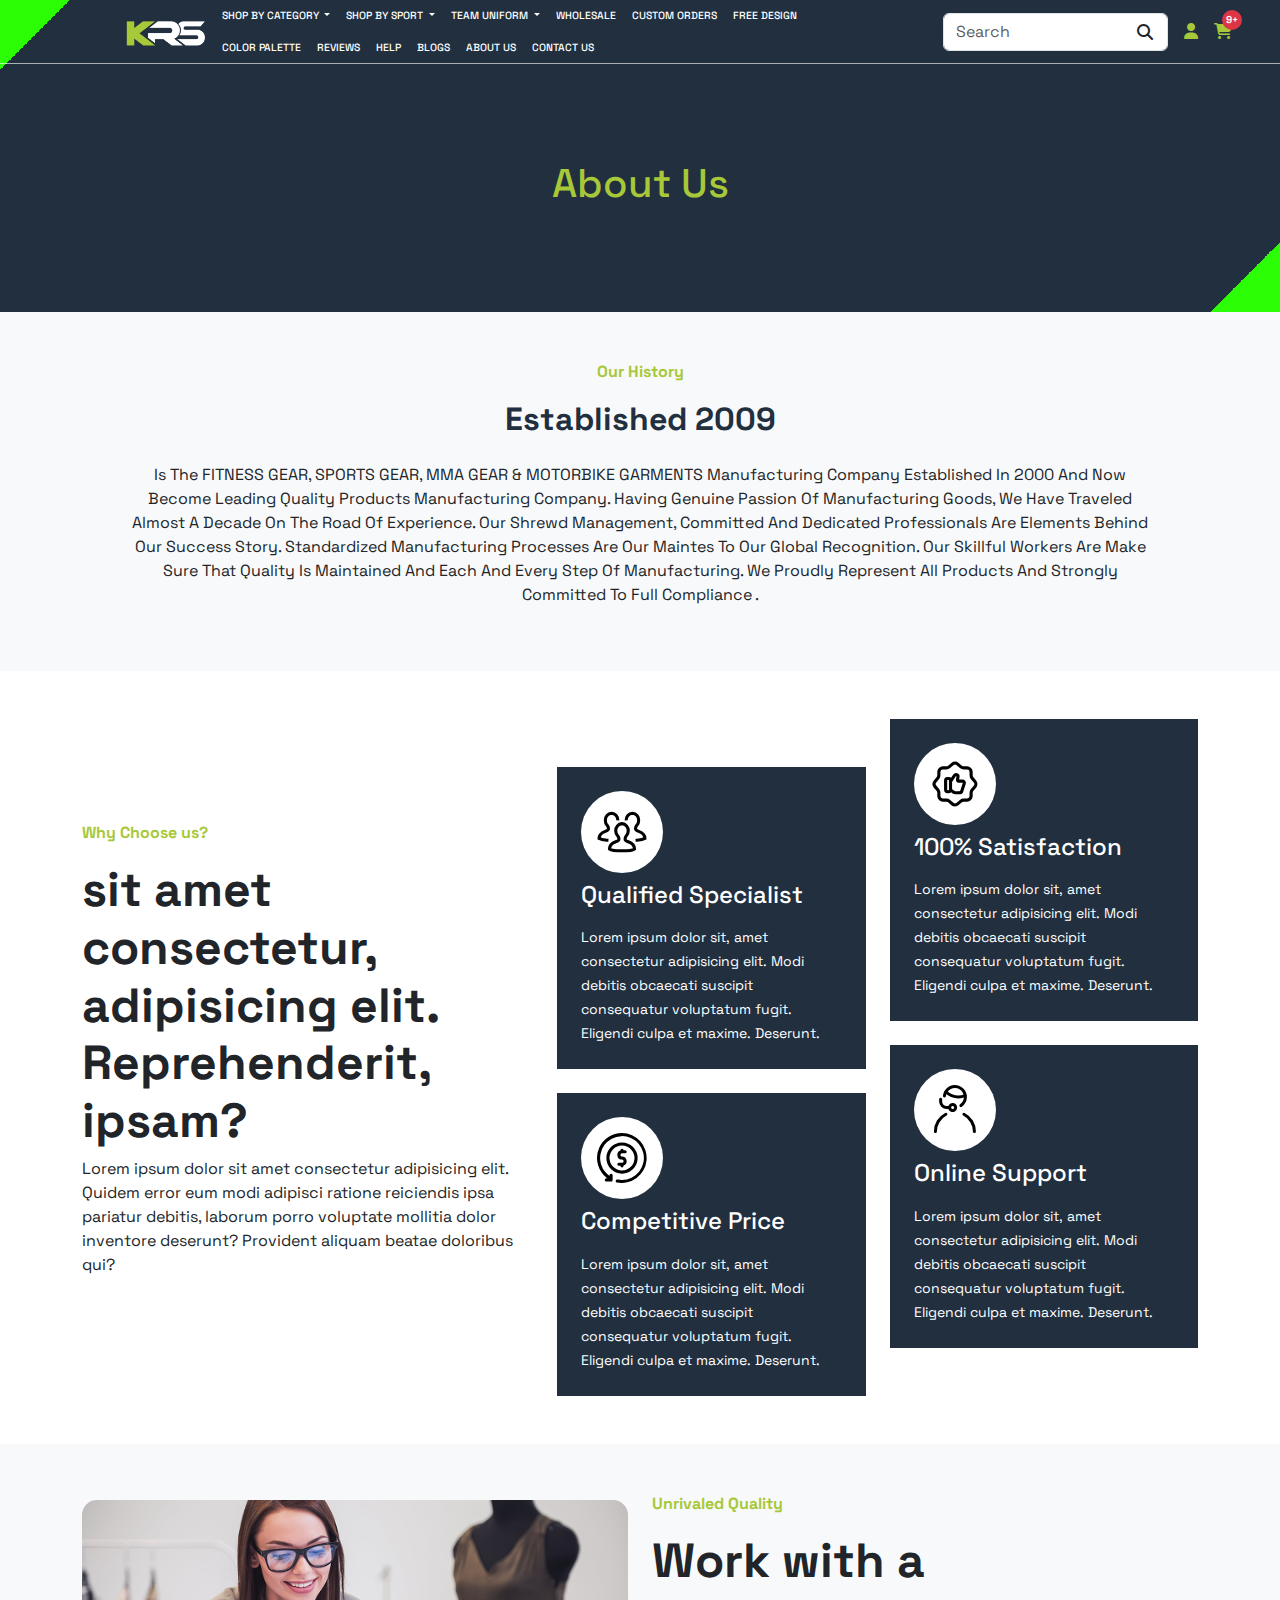
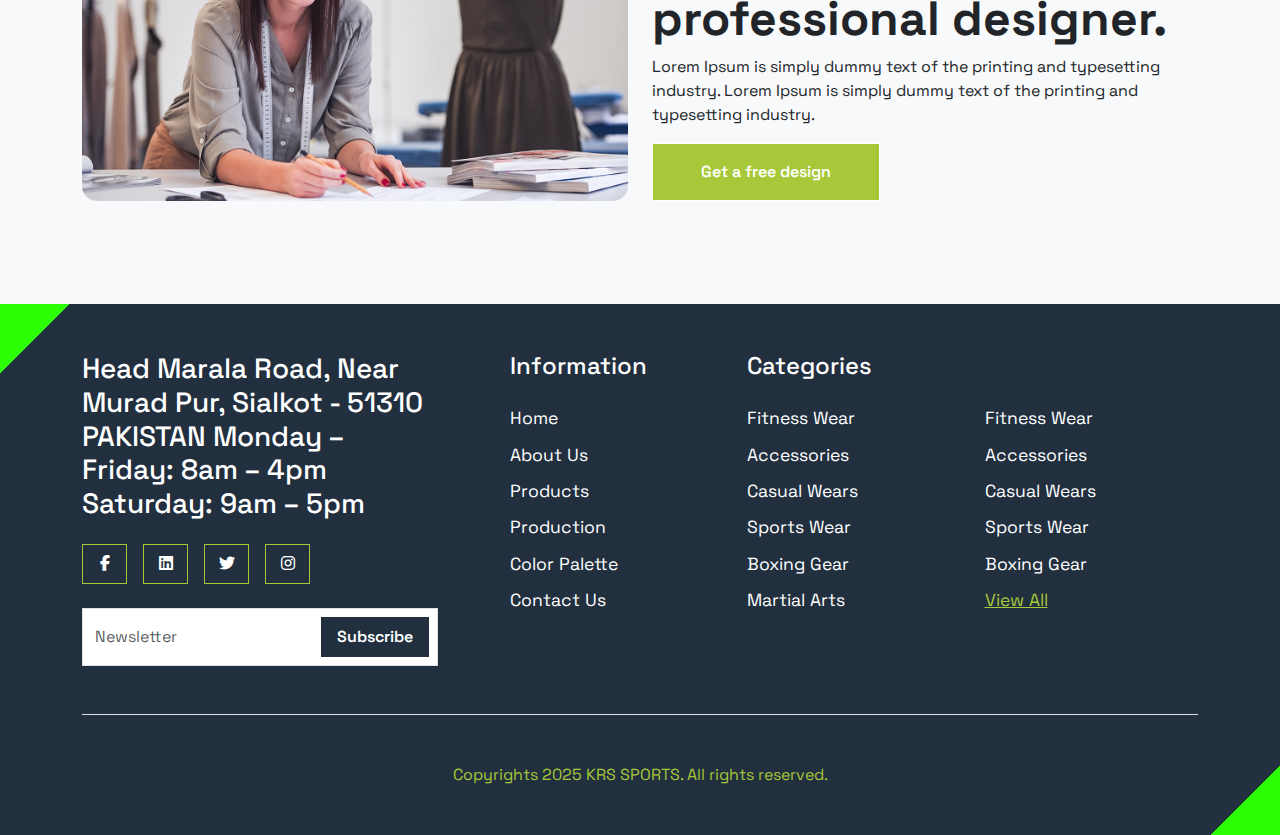
<file: about.html>
<!DOCTYPE html>
<html lang="en">
  <head>
    <meta charset="UTF-8" />
    <meta name="viewport" content="width=device-width, initial-scale=1.0" />
    <title>About</title>
    <link rel="stylesheet" href="./assets/css/style.css" />
    <link rel="stylesheet" href="./assets/css/bootstrap.min.css" />
    <link rel="stylesheet" href="./assets/css/all.min.css" />
    <link rel="stylesheet" href="./assets/css/swiper.min.css" />
  </head>
  <body class="bg-light">
    <section class="position-relative headr-sec secondary-bg position-relative">
<header class="d-lg-flex justify-content-between align-items-center px-3 px-xl-5">
        <nav class="navbar navbar-expand-lg ps-lg-5">
             <a class="navbar-brand fs-4 text-white fw-bold" href="./index.html"
              ><img src="./assets/image/logo-01.png" width="80px" alt=""></a>
            <button
              class="navbar-toggler"
              type="button"
              data-bs-toggle="collapse"
              data-bs-target="#navbarSupportedContent"
              aria-controls="navbarSupportedContent"
              aria-expanded="false"
              aria-label="Toggle navigation"
            >
              <span class="text-white"><i class="fa-solid fa-bars"></i></span>
            </button>
            <div
              class="collapse navbar-collapse pt-4 pt-lg-0"
              id="navbarSupportedContent"
            >
              <ul class="navbar-nav ms-auto mb-2 mb-lg-0 gap-3 flex-wrap">
                <li class="nav-item dropdown">
                  <a
                    class="nav-link dropdown-toggle small text-uppercase"
                    href=""
                    id="navbarDropdown"
                    role="button"
                    data-bs-toggle="dropdown"
                    aria-expanded="true"
                  >
                    Shop by Category
                  </a>
                  <ul
                    class="dropdown-menu "
                    aria-labelledby="navbarDropdown"
                    data-bs-popper="none"
                  >
                    <div class="row row-cols-1 row-cols-md-2 row-cols-lg-3 row-cols-xl-4">
                      <div class="col mb-4">
                        <a href="./listing.html" class="category-item   d-block text-decoration-none secondary-text">
                            <div class="d-flex justify-content-between px-2 pt-2 fw-bold text-uppercase">Jersey <i class="fa-solid fa-arrow-right"></i></div>
                          <figure class="mb-0">
                            <img src="./assets/image/item1.webp" class=" " alt="">
                          </figure>
                        </a>
                      </div>
                      <div class="col mb-4">
                        <a href="./listing.html" class="category-item   d-block text-decoration-none secondary-text">
                          <div class="d-flex justify-content-between px-2 pt-2 fw-bold text-uppercase">Polos <i class="fa-solid fa-arrow-right"></i></div>
                          <figure class="mb-0">
                            <img src="./assets/image/polos.png" class=" " alt="">
                          </figure>
                        </a>
                      </div>
                      <div class="col mb-4">
                        <a href="./listing.html" class="category-item   d-block text-decoration-none secondary-text">
                          <div class="d-flex justify-content-between px-2 pt-2 fw-bold text-uppercase">Long Sleeves <i class="fa-solid fa-arrow-right"></i></div>
                          <figure class="mb-0">
                            <img src="./assets/image/item1.webp" class=" " alt="">
                          </figure>
                        </a>
                      </div>
                      <div class="col mb-4">
                        <a href="./listing.html" class="category-item   d-block text-decoration-none secondary-text">
                          <div class="d-flex justify-content-between px-2 pt-2 fw-bold text-uppercase">Sleeveless <i class="fa-solid fa-arrow-right"></i></div>
                          <figure class="mb-0">
                            <img src="./assets/image/item1.webp" class=" " alt="">
                          </figure>
                        </a>
                      </div>
                      <div class="col mb-4 mb-lg-0">
                        <a href="./listing.html" class="category-item   d-block text-decoration-none secondary-text">
                          <div class="d-flex justify-content-between px-2 pt-2 fw-bold text-uppercase">Tank tops <i class="fa-solid fa-arrow-right"></i></div>
                          <figure class="mb-0">
                            <img src="./assets/image/item1.webp" class=" " alt="">
                          </figure>
                        </a>
                      </div>
                      <div class="col mb-4 mb-lg-0">
                        <a href="./listing.html" class="category-item   d-block text-decoration-none secondary-text">
                          <div class="d-flex justify-content-between px-2 pt-2 fw-bold text-uppercase">hoddies <i class="fa-solid fa-arrow-right"></i></div>
                          <figure class="mb-0">
                            <img src="./assets/image/item1.webp" class=" " alt="">
                          </figure>
                        </a>
                      </div>
                      <div class="col mb-4 mb-lg-0">
                        <a href="./listing.html" class="category-item   d-block text-decoration-none secondary-text">
                          <div class="d-flex justify-content-between px-2 pt-2 fw-bold text-uppercase">hats <i class="fa-solid fa-arrow-right"></i></div>
                          <figure class="mb-0">
                            <img src="./assets/image/item1.webp" class=" " alt="">
                          </figure>
                        </a>
                      </div>
                      <div class="col mb-4 mb-lg-0">
                        <div class="view-all d-flex align-items-center h-100  ">
                          <a href="./listing.html" class="fw-bold text-uppercase text-decoration-none text-center d-inline-block w-100">
                            <i class="fa-solid fa-boxes-stacked fs-2 mb-3"></i> <br>
                            View All Categories
                          </a>
                        </div>
                      </div>
                    </div>
                    <!-- Add more services here as needed -->
                  </ul>
                </li>
                <li class="nav-item dropdown">
                  <a
                    class="nav-link dropdown-toggle small text-uppercase"
                    href=""
                    id="navbarDropdown"
                    role="button"
                    data-bs-toggle="dropdown"
                    aria-expanded="true"
                  >
                    Shop by sport
                  </a>
                  <ul
                    class="dropdown-menu "
                    aria-labelledby="navbarDropdown"
                    data-bs-popper="none"
                  >
                    <div class="row row-cols-1 row-cols-md-2 row-cols-lg-3 row-cols-xl-4">
                      <div class="col mb-4">
                        <a href="./listing.html" class="category-item   d-block text-decoration-none secondary-text">
                            <div class="d-flex justify-content-between px-2 pt-2 fw-bold text-uppercase">Jersey <i class="fa-solid fa-arrow-right"></i></div>
                          <figure class="mb-0">
                            <img src="./assets/image/item1.webp" class=" " alt="">
                          </figure>
                        </a>
                      </div>
                      <div class="col mb-4">
                        <a href="./listing.html" class="category-item   d-block text-decoration-none secondary-text">
                            <div class="d-flex justify-content-between px-2 pt-2 fw-bold text-uppercase">Jersey <i class="fa-solid fa-arrow-right"></i></div>
                          <figure class="mb-0">
                            <img src="./assets/image/item1.webp" class=" " alt="">
                          </figure>
                        </a>
                      </div>
                      <div class="col mb-4">
                        <a href="./listing.html" class="category-item   d-block text-decoration-none secondary-text">
                            <div class="d-flex justify-content-between px-2 pt-2 fw-bold text-uppercase">Jersey <i class="fa-solid fa-arrow-right"></i></div>
                          <figure class="mb-0">
                            <img src="./assets/image/item1.webp" class=" " alt="">
                          </figure>
                        </a>
                      </div>
                      <div class="col mb-4">
                        <a href="./listing.html" class="category-item   d-block text-decoration-none secondary-text">
                            <div class="d-flex justify-content-between px-2 pt-2 fw-bold text-uppercase">Jersey <i class="fa-solid fa-arrow-right"></i></div>
                          <figure class="mb-0">
                            <img src="./assets/image/item1.webp" class=" " alt="">
                          </figure>
                        </a>
                      </div>
                      <div class="col mb-4 mb-lg-0">
                        <a href="./listing.html" class="category-item   d-block text-decoration-none secondary-text">
                            <div class="d-flex justify-content-between px-2 pt-2 fw-bold text-uppercase">Jersey <i class="fa-solid fa-arrow-right"></i></div>
                          <figure class="mb-0">
                            <img src="./assets/image/item1.webp" class=" " alt="">
                          </figure>
                        </a>
                      </div>
                      <div class="col mb-4 mb-lg-0">
                        <a href="./listing.html" class="category-item   d-block text-decoration-none secondary-text">
                            <div class="d-flex justify-content-between px-2 pt-2 fw-bold text-uppercase">Jersey <i class="fa-solid fa-arrow-right"></i></div>
                          <figure class="mb-0">
                            <img src="./assets/image/item1.webp" class=" " alt="">
                          </figure>
                        </a>
                      </div>
                      <div class="col mb-4 mb-lg-0">
                        <a href="./listing.html" class="category-item   d-block text-decoration-none secondary-text">
                            <div class="d-flex justify-content-between px-2 pt-2 fw-bold text-uppercase">Jersey <i class="fa-solid fa-arrow-right"></i></div>
                          <figure class="mb-0">
                            <img src="./assets/image/item1.webp" class=" " alt="">
                          </figure>
                        </a>
                      </div>
                      <div class="col mb-4 mb-lg-0">
                        <div class="view-all d-flex align-items-center h-100  ">
                          <a href="./listing.html" class="fw-bold text-uppercase text-decoration-none text-center d-inline-block w-100">
                            <i class="fa-solid fa-boxes-stacked fs-2 mb-3"></i> <br>
                            View All Categories
                          </a>
                        </div>
                      </div>
                    </div>
                    <!-- Add more services here as needed -->
                  </ul>
                </li>
                <li class="nav-item dropdown">
                  <a
                    class="nav-link dropdown-toggle small text-uppercase"
                    href=""
                    id="navbarDropdown"
                    role="button"
                    data-bs-toggle="dropdown"
                    aria-expanded="true"
                  >
                    Team Uniform
                  </a>
                  <ul
                    class="dropdown-menu "
                    aria-labelledby="navbarDropdown"
                    data-bs-popper="none"
                  >
                    <div class="row row-cols-1 row-cols-md-2 row-cols-lg-3 row-cols-xl-4">
                      <div class="col mb-4">
                        <a href="./teamuniform.html" class="category-item   d-block text-decoration-none secondary-text">
                            <div class="d-flex justify-content-between px-2 pt-2 fw-bold text-uppercase">Basket Ball <i class="fa-solid fa-arrow-right"></i></div>
                          <figure class="mb-0">
                            <img src="./assets/image/item1.webp" class=" " alt="">
                          </figure>
                        </a>
                      </div>
                      <div class="col mb-4">
                        <a href="./teamuniform.html" class="category-item   d-block text-decoration-none secondary-text">
                            <div class="d-flex justify-content-between px-2 pt-2 fw-bold text-uppercase">Base Ball <i class="fa-solid fa-arrow-right"></i></div>
                          <figure class="mb-0">
                            <img src="./assets/image/item1.webp" class=" " alt="">
                          </figure>
                        </a>
                      </div>
                      <div class="col mb-4">
                        <a href="./teamuniform.html" class="category-item   d-block text-decoration-none secondary-text">
                            <div class="d-flex justify-content-between px-2 pt-2 fw-bold text-uppercase">Foot Ball <i class="fa-solid fa-arrow-right"></i></div>
                          <figure class="mb-0">
                            <img src="./assets/image/item1.webp" class=" " alt="">
                          </figure>
                        </a>
                      </div>
                      <div class="col mb-4">
                        <a href="./teamuniform.html" class="category-item   d-block text-decoration-none secondary-text">
                            <div class="d-flex justify-content-between px-2 pt-2 fw-bold text-uppercase">Soft Ball <i class="fa-solid fa-arrow-right"></i></div>
                          <figure class="mb-0">
                            <img src="./assets/image/item1.webp" class=" " alt="">
                          </figure>
                        </a>
                      </div>
                      <div class="col mb-4 mb-lg-0">
                        <a href="./teamuniform.html" class="category-item   d-block text-decoration-none secondary-text">
                            <div class="d-flex justify-content-between px-2 pt-2 fw-bold text-uppercase">Soccer <i class="fa-solid fa-arrow-right"></i></div>
                          <figure class="mb-0">
                            <img src="./assets/image/item1.webp" class=" " alt="">
                          </figure>
                        </a>
                      </div>
                      <div class="col mb-4 mb-lg-0">
                        <a href="./teamuniform.html" class="category-item   d-block text-decoration-none secondary-text">
                            <div class="d-flex justify-content-between px-2 pt-2 fw-bold text-uppercase">Volley Ball <i class="fa-solid fa-arrow-right"></i></div>
                          <figure class="mb-0">
                            <img src="./assets/image/item1.webp" class=" " alt="">
                          </figure>
                        </a>
                      </div>
                      <div class="col mb-4 mb-lg-0">
                        <a href="./teamuniform.html" class="category-item   d-block text-decoration-none secondary-text">
                            <div class="d-flex justify-content-between px-2 pt-2 fw-bold text-uppercase">Cricket <i class="fa-solid fa-arrow-right"></i></div>
                          <figure class="mb-0">
                            <img src="./assets/image/item1.webp" class=" " alt="">
                          </figure>
                        </a>
                      </div>
                      <div class="col mb-4 mb-lg-0">
                        <div class="view-all d-flex align-items-center h-100  ">
                          <a href="./listing.html" class="fw-bold text-uppercase text-decoration-none text-center d-inline-block w-100">
                            <i class="fa-solid fa-boxes-stacked fs-2 mb-3"></i> <br>
                            View All Categories
                          </a>
                        </div>
                      </div>
                    </div>
                    <!-- Add more services here as needed -->
                  </ul>
                </li>
                <li class="nav-item">
                  <a class="nav-link text-uppercase" href="./wholesale.html">Wholesale</a>
                </li>
                <li class="nav-item">
                  <a class="nav-link text-uppercase" href="">Custom Orders</a>
                </li>
                <li class="nav-item">
                  <a class="nav-link text-uppercase" href="">Free design</a>
                </li>
                <li class="nav-item">
                  <a class="nav-link text-uppercase" href="">color palette</a>
                </li>
                <li class="nav-item">
                  <a class="nav-link text-uppercase" href="./reviews.html">Reviews</a>
                </li>
                <li class="nav-item">
                  <a class="nav-link text-uppercase" href="./support.html">Help</a>
                </li>
                <li class="nav-item">
                  <a class="nav-link text-uppercase" href="./blogs.html">Blogs</a>
                </li>
                <li class="nav-item">
                  <a class="nav-link text-uppercase" href="./about.html">About us</a>
                </li>
                <li class="nav-item">
                  <a class="nav-link text-uppercase" href="./contact.html">contact us</a>
                </li>
              </ul>
              
            </div>
        </nav>
        <div class="form d-flex justify-content-center justify-content-lg-end align-items-center gap-3 mb-2 mb-lg-0">
          <form role="search" class="position-relative">
            <input class="form-control me-2" type="search" placeholder="Search" aria-label="Search">
            <i class="fa-solid fa-magnifying-glass icon"></i>
          </form>
<a href="" class="primary-text"><i class="fa-solid fa-user"></i></a>
<a href="" class="position-relative primary-text">
  <i class="fa-solid fa-cart-shopping"></i>
  <span class="position-absolute top-0 start-100 translate-middle badge rounded-pill bg-danger">
    9+
    <span class="visually-hidden">unread messages</span>
  </span>
</a>
        </div>
      </header>
      <section class="title py-5 position-relative">
        <div class="container">
         <h1 class="primary-text text-center py-lg-5">About Us</h1>
        </div>
      </section>
    </section>
    <section class="my-5">
      <div class="container">
        <div class="row justify-content-center">
          <div class="col-lg-12 col-xl-11">
            <div class="text-center">
              <p class="primary-text fw-bold">Our History</p>
              <h2 class="mb-4 fw-bold secondary-text">Established 2009</h2>
              <p>
                Is The FITNESS GEAR, SPORTS GEAR, MMA GEAR & MOTORBIKE GARMENTS Manufacturing Company Established In 2000 And Now Become Leading Quality Products Manufacturing Company. Having Genuine Passion Of Manufacturing Goods, We Have Traveled Almost A Decade On The Road Of Experience. Our Shrewd Management, Committed And Dedicated Professionals Are Elements Behind Our Success Story. Standardized Manufacturing Processes Are Our Maintes To Our Global Recognition. Our Skillful Workers Are Make Sure That Quality Is Maintained And Each And Every Step Of Manufacturing. We Proudly Represent All Products And Strongly Committed To Full Compliance .
              </p>
             
            </div>
          </div>
        </div>
      </div>
    </section>
    <section class="py-5 bg-white aboutbox qualifiedcont">
      <div class="container">
        <div class="row align-items-center">
          <div class="col-lg-5 col-xl-5">
            <p class="primary-text fw-bold">Why Choose us?</p>
            <h2 class="display-5 fw-bold">sit amet consectetur, adipisicing elit. Reprehenderit, ipsam?</h2>
            <p>
              Lorem ipsum dolor sit amet consectetur adipisicing elit. Quidem error eum modi adipisci ratione reiciendis ipsa pariatur debitis, laborum porro voluptate mollitia dolor inventore deserunt? Provident aliquam beatae doloribus qui?
            </p>
          </div>
          <div class="col-lg-7 col-xl-7">
            <div class="row row-cols-1 row-cols-md-2">
              <div class="col mt-5">
                <div class="box p-4 mb-4">
                  <div class="icon mb-2 p-3 rounded-circle">
                    <svg viewBox="0 0 24 24" width="50px" height="50px" id="team" xmlns="http://www.w3.org/2000/svg" ><g id="SVGRepo_bgCarrier" stroke-width="0"></g><g id="SVGRepo_tracerCarrier" stroke-linecap="round" stroke-linejoin="round"></g><g id="SVGRepo_iconCarrier"> <g id="_24x24_user--dark" data-name="24x24/user--dark"> <rect id="Rectangle" width="24" height="24" fill="none"></rect> </g> <path id="Combined_Shape" data-name="Combined Shape" d="M0,12.106C0,8.323,4.5,9.08,4.5,7.567a2.237,2.237,0,0,0-.41-1.513A3.5,3.5,0,0,1,3,3.4,3.222,3.222,0,0,1,6,0,3.222,3.222,0,0,1,9,3.4,3.44,3.44,0,0,1,7.895,6.053,2.333,2.333,0,0,0,7.5,7.567c0,1.513,4.5.757,4.5,4.54,0,0-1.195.894-6,.894S0,12.106,0,12.106Z" transform="translate(6 8)" fill="none" stroke="#000000" stroke-miterlimit="10" stroke-width="1.5"></path> <path id="Combined_Shape-2" data-name="Combined Shape" d="M4.486,12.967c-.569-.026-1.071-.065-1.512-.114A6.835,6.835,0,0,1,0,12.106C0,8.323,4.5,9.08,4.5,7.567a2.237,2.237,0,0,0-.41-1.513A3.5,3.5,0,0,1,3,3.4,3.222,3.222,0,0,1,6,0,3.222,3.222,0,0,1,9,3.4" transform="translate(1 3)" fill="none" stroke="#000000" stroke-miterlimit="10" stroke-width="1.5"></path> <path id="Combined_Shape-3" data-name="Combined Shape" d="M-4.486,12.967c.569-.026,1.071-.065,1.512-.114A6.835,6.835,0,0,0,0,12.106C0,8.323-4.5,9.08-4.5,7.567a2.237,2.237,0,0,1,.41-1.513A3.5,3.5,0,0,0-3,3.4,3.222,3.222,0,0,0-6,0,3.222,3.222,0,0,0-9,3.4" transform="translate(23 3)" fill="none" stroke="#000000" stroke-miterlimit="10" stroke-width="1.5"></path> </g></svg>
                  </div>
                  <h2 class="fs-4 mb-3">Qualified Specialist</h2>
                  <span class="small">
                    Lorem ipsum dolor sit, amet consectetur adipisicing elit. Modi debitis obcaecati suscipit consequatur voluptatum fugit. Eligendi culpa et maxime. Deserunt.
                  </span>
                </div>
                <div class="box p-4 mb-4 mb-md-0">
                  <div class="icon mb-2 p-3 rounded-circle">
                    <svg width="50px" height="50px" viewBox="0 0 32 32" xmlns="http://www.w3.org/2000/svg"><g id="SVGRepo_bgCarrier" stroke-width="0"></g><g id="SVGRepo_tracerCarrier" stroke-linecap="round" stroke-linejoin="round"></g><g id="SVGRepo_iconCarrier"> <g data-name="27. Return" id="_27._Return"> <path d="M16,0A16,16,0,0,0,4.08,26.66a13,13,0,0,0,1,1.06c.22.21.45.42.69.62s.59.46.88.66H6a1,1,0,0,0,0,2H9a1,1,0,0,0,1-1V27a1,1,0,0,0-2,0v.47c-.3-.21-.61-.43-.93-.68s-.39-.34-.57-.52-.63-.61-.93-.94A14,14,0,1,1,16,30a13.57,13.57,0,0,1-2.8-.28,1,1,0,1,0-.4,2A16,16,0,1,0,16,0Z"></path> <path d="M26,16A10,10,0,1,0,16,26,10,10,0,0,0,26,16ZM8,16a8,8,0,1,1,8,8A8,8,0,0,1,8,16Z"></path> <path d="M17,21v-.18A3,3,0,0,0,16,15a1,1,0,0,1,0-2h2a1,1,0,0,0,0-2H17a1,1,0,0,0-2,0v.18A3,3,0,0,0,16,17a1,1,0,0,1,0,2H14a1,1,0,0,0,0,2h1a1,1,0,0,0,2,0Z"></path> </g> </g></svg>
                  </div>
                  <h2 class="fs-4 mb-3">Competitive Price</h2>
                  <span class="small">
                    Lorem ipsum dolor sit, amet consectetur adipisicing elit. Modi debitis obcaecati suscipit consequatur voluptatum fugit. Eligendi culpa et maxime. Deserunt.
                  </span>
                </div>
              </div>
              <div class="col mb-4 ">
                <div class="box p-4 mb-4">
                  <div class="icon mb-2 p-3 rounded-circle">
                    <svg viewBox="0 0 24 24" width="50px" height="50px" fill="none" xmlns="http://www.w3.org/2000/svg"><g id="SVGRepo_bgCarrier" stroke-width="0"></g><g id="SVGRepo_tracerCarrier" stroke-linecap="round" stroke-linejoin="round"></g><g id="SVGRepo_iconCarrier"> <path d="M10.75 2.44995C11.44 1.85995 12.57 1.85995 13.27 2.44995L14.85 3.81005C15.15 4.07005 15.71 4.28002 16.11 4.28002H17.81C18.87 4.28002 19.74 5.14996 19.74 6.20996V7.91003C19.74 8.30003 19.95 8.87004 20.21 9.17004L21.57 10.75C22.16 11.44 22.16 12.57 21.57 13.27L20.21 14.85C19.95 15.15 19.74 15.71 19.74 16.11V17.8101C19.74 18.8701 18.87 19.74 17.81 19.74H16.11C15.72 19.74 15.15 19.95 14.85 20.21L13.27 21.5699C12.58 22.1599 11.45 22.1599 10.75 21.5699L9.17002 20.21C8.87002 19.95 8.31001 19.74 7.91001 19.74H6.18C5.12 19.74 4.25 18.8701 4.25 17.8101V16.1C4.25 15.71 4.04001 15.15 3.79001 14.85L2.44 13.26C1.86 12.57 1.86 11.45 2.44 10.76L3.79001 9.17004C4.04001 8.87004 4.25 8.31004 4.25 7.92004V6.20996C4.25 5.14996 5.12 4.28002 6.18 4.28002H7.91001C8.30001 4.28002 8.87002 4.07005 9.17002 3.81005L10.75 2.44995Z" stroke="#000000" stroke-width="1.5" stroke-linecap="round" stroke-linejoin="round"></path> <path d="M9.89001 14.82L11.34 15.94C11.53 16.13 11.95 16.22 12.23 16.22H14C14.56 16.22 15.17 15.8 15.31 15.24L16.43 11.82C16.66 11.17 16.24 10.6 15.54 10.6H13.67C13.39 10.6 13.16 10.3701 13.2 10.0401L13.43 8.54008C13.52 8.12008 13.24 7.65005 12.82 7.51005C12.45 7.37005 11.98 7.56 11.79 7.84L9.87 10.69" stroke="#000000" stroke-width="1.5" stroke-miterlimit="10"></path> <path d="M7.5 14.8199V10.24C7.5 9.57999 7.78 9.34998 8.44 9.34998H8.91C9.56 9.34998 9.85001 9.57999 9.85001 10.24V14.8199C9.85001 15.4699 9.57 15.71 8.91 15.71H8.44C7.78 15.71 7.5 15.4799 7.5 14.8199Z" stroke="#000000" stroke-width="1.5" stroke-linecap="round" stroke-linejoin="round"></path> </g></svg>
                  </div>
                  <h2 class="fs-4 mb-3">100% Satisfaction</h2>
                  <span class="small">
                    Lorem ipsum dolor sit, amet consectetur adipisicing elit. Modi debitis obcaecati suscipit consequatur voluptatum fugit. Eligendi culpa et maxime. Deserunt.
                  </span>
                </div>
                <div class="box p-4">
                  <div class="icon mb-2 p-3 rounded-circle">
                    <svg viewBox="-0.5 0 25 25" width="50px" height="50px" fill="none" xmlns="http://www.w3.org/2000/svg"><g id="SVGRepo_bgCarrier" stroke-width="0"></g><g id="SVGRepo_tracerCarrier" stroke-linecap="round" stroke-linejoin="round"></g><g id="SVGRepo_iconCarrier"> <path d="M6.72266 5.47968C6.81011 4.6032 7.11663 3.7628 7.61402 3.03585C8.11141 2.30889 8.78368 1.71874 9.56895 1.31971C10.3542 0.920684 11.2272 0.725607 12.1077 0.752437C12.9881 0.779267 13.8476 1.02714 14.6071 1.47324C15.3666 1.91935 16.0017 2.54934 16.4539 3.30524C16.9061 4.06113 17.1609 4.91863 17.1948 5.79881C17.2287 6.67899 17.0407 7.55355 16.648 8.342C16.2627 9.11563 15.6925 9.78195 14.9883 10.2821" stroke="#000000" stroke-width="1.5" stroke-linecap="round" stroke-linejoin="round"></path> <path d="M7.43945 3.35268C8.25207 4.19161 9.22512 4.85854 10.3007 5.31379C11.3763 5.76904 12.5325 6.00332 13.7005 6.00268C14.8492 6.00382 15.9865 5.77762 17.0469 5.33742" stroke="#000000" stroke-width="1.5" stroke-linecap="round" stroke-linejoin="round"></path> <path d="M10.8232 9.75268C10.5266 9.75268 10.2366 9.84065 9.98989 10.0055C9.74321 10.1703 9.55096 10.4046 9.43742 10.6787C9.32389 10.9527 9.29419 11.2543 9.35206 11.5453C9.40994 11.8363 9.5528 12.1036 9.76258 12.3133C9.97236 12.5231 10.2396 12.666 10.5306 12.7239C10.8216 12.7817 11.1232 12.752 11.3973 12.6385C11.6714 12.525 11.9056 12.3327 12.0704 12.086C12.2353 11.8394 12.3232 11.5493 12.3232 11.2527C12.3232 10.8549 12.1652 10.4733 11.8839 10.192C11.6026 9.91071 11.2211 9.75268 10.8232 9.75268Z" stroke="#000000" stroke-width="1.5" stroke-linecap="round" stroke-linejoin="round"></path> <path d="M4.82324 7.17467V8.25268C4.82324 9.04832 5.13931 9.81139 5.70192 10.374C6.26453 10.9366 7.02759 11.2527 7.82324 11.2527H9.24649" stroke="#000000" stroke-width="1.5" stroke-linecap="round" stroke-linejoin="round"></path> <path d="M21.7005 23.2527C21.7006 21.4693 21.211 19.7202 20.2852 18.196C19.3632 16.6779 18.0438 15.4409 16.4697 14.6187" stroke="#000000" stroke-width="1.5" stroke-linecap="round" stroke-linejoin="round"></path> <path d="M2.2002 23.2527C2.2 21.4695 2.68926 19.7206 3.61465 18.1963C4.53542 16.6797 5.85284 15.4435 7.42453 14.621" stroke="#000000" stroke-width="1.5" stroke-linecap="round" stroke-linejoin="round"></path> </g></svg>
                 </div>
                  <h2 class="fs-4 mb-3">Online Support</h2>
                  <span class="small">
                    Lorem ipsum dolor sit, amet consectetur adipisicing elit. Modi debitis obcaecati suscipit consequatur voluptatum fugit. Eligendi culpa et maxime. Deserunt.
                  </span>
                </div>
              </div>
            </div>
          </div>
         
        </div>
      </div>
    </section>
    <section class="py-5 mb-5">
      <div class="container">
        <div class="row row-cols-1 row-cols-lg-2 align-items-center">
          <div class="col mb-4 mb-lg-0">
            <div class="img overflow-hidden" style="border-radius: 15px;">
              <img src="./assets/image/image.png" class="" width="100%" alt="">
            </div>
          </div>
          <div class="col">
            <p class="primary-text fw-bold">Unrivaled Quality</p>
            <h2 class="display-5 fw-bold">Work with a professional designer.</h2>
            <p>
              Lorem Ipsum is simply dummy text of the printing and typesetting industry.
              Lorem Ipsum is simply dummy text of the printing and typesetting industry.
            </p>
            <a href="" class="primary-btn px-5 py-3 d-inline-block">Get a free design</a>
          </div>
          
         
        </div>
      </div>
    </section>
    <footer class="py-5 secondary-bg">
      <div class="container">
        <div class="row justify-content-between">
          <div class="col-lg-4">
            <h3 class="text-white">Head Marala Road, Near Murad Pur,
              Sialkot - 51310 PAKISTAN   Monday – Friday: 8am – 4pm Saturday: 9am – 5pm</h3>
              <div class="d-md-flex align-items-center gap-3 social-media mt-4">
                <a href="" class="text-white"><i class="fa-brands fa-facebook-f"></i></a>
                <a href="" class="text-white"><i class="fa-brands fa-linkedin"></i></a>
                <a href="" class="text-white"><i class="fa-brands fa-twitter"></i></a>
                <a href="" class="text-white"><i class="fa-brands fa-instagram"></i></a>
              </div>
              <div class="newsletter mt-4 position-relative">
                <input type="text" class="form-control py-3 rounded-0" placeholder="Newsletter">
                <button class="secondary-btn py-2 px-3">Subscribe</button>
              </div>
          </div>
          <div class="col-lg-2">
            <h4 class="text-white mb-4">Information</h4>
            <div class="links">
              <a href="" class="text-decoration-none d-block text-white">Home</a>
              <a href="" class="text-decoration-none d-block text-white">About Us</a>
              <a href="" class="text-decoration-none d-block text-white">Products</a>
              <a href="" class="text-decoration-none d-block text-white">Production</a>
              <a href="" class="text-decoration-none d-block text-white">Color Palette</a>
              <a href="" class="text-decoration-none d-block text-white">Contact Us</a>
            </div>
          </div>
          <div class="col-lg-5">
            <h4 class="text-white mb-4">Categories</h4>
            <div class="row row-cols-1 row-cols-md-2">
              <div class="col">
                <div class="links">
                  <a href="" class="text-decoration-none d-block text-white">Fitness Wear</a>
                  <a href="" class="text-decoration-none d-block text-white">Accessories</a>
                  <a href="" class="text-decoration-none d-block text-white">Casual Wears</a>
                  <a href="" class="text-decoration-none d-block text-white">Sports Wear</a>
                  <a href="" class="text-decoration-none d-block text-white">Boxing Gear</a>
                  <a href="" class="text-decoration-none d-block text-white">Martial Arts</a>
                </div>
              </div>
              <div class="col">
                <div class="links">
                  <a href="" class="text-decoration-none d-block text-white">Fitness Wear</a>
                  <a href="" class="text-decoration-none d-block text-white">Accessories</a>
                  <a href="" class="text-decoration-none d-block text-white">Casual Wears</a>
                  <a href="" class="text-decoration-none d-block text-white">Sports Wear</a>
                  <a href="" class="text-decoration-none d-block text-white">Boxing Gear</a>
                  <a href="" class="d-block primary-text">View All</a>
                </div>
              </div>
            </div>
          </div>
        </div>
        <div class="mt-5 border-top pt-5 text-center">
          <span class="primary-text">Copyrights 2025 KRS SPORTS. All rights reserved.</span>
        </div>
      </div>
    </footer>
    <script src="./assets/js/swiper.min.js"></script>
    <script src="./assets/js/script.js"></script>
    <script src="./assets/js/bootstrap.bundle.min.js"></script>
  </body>
</html>
</file>
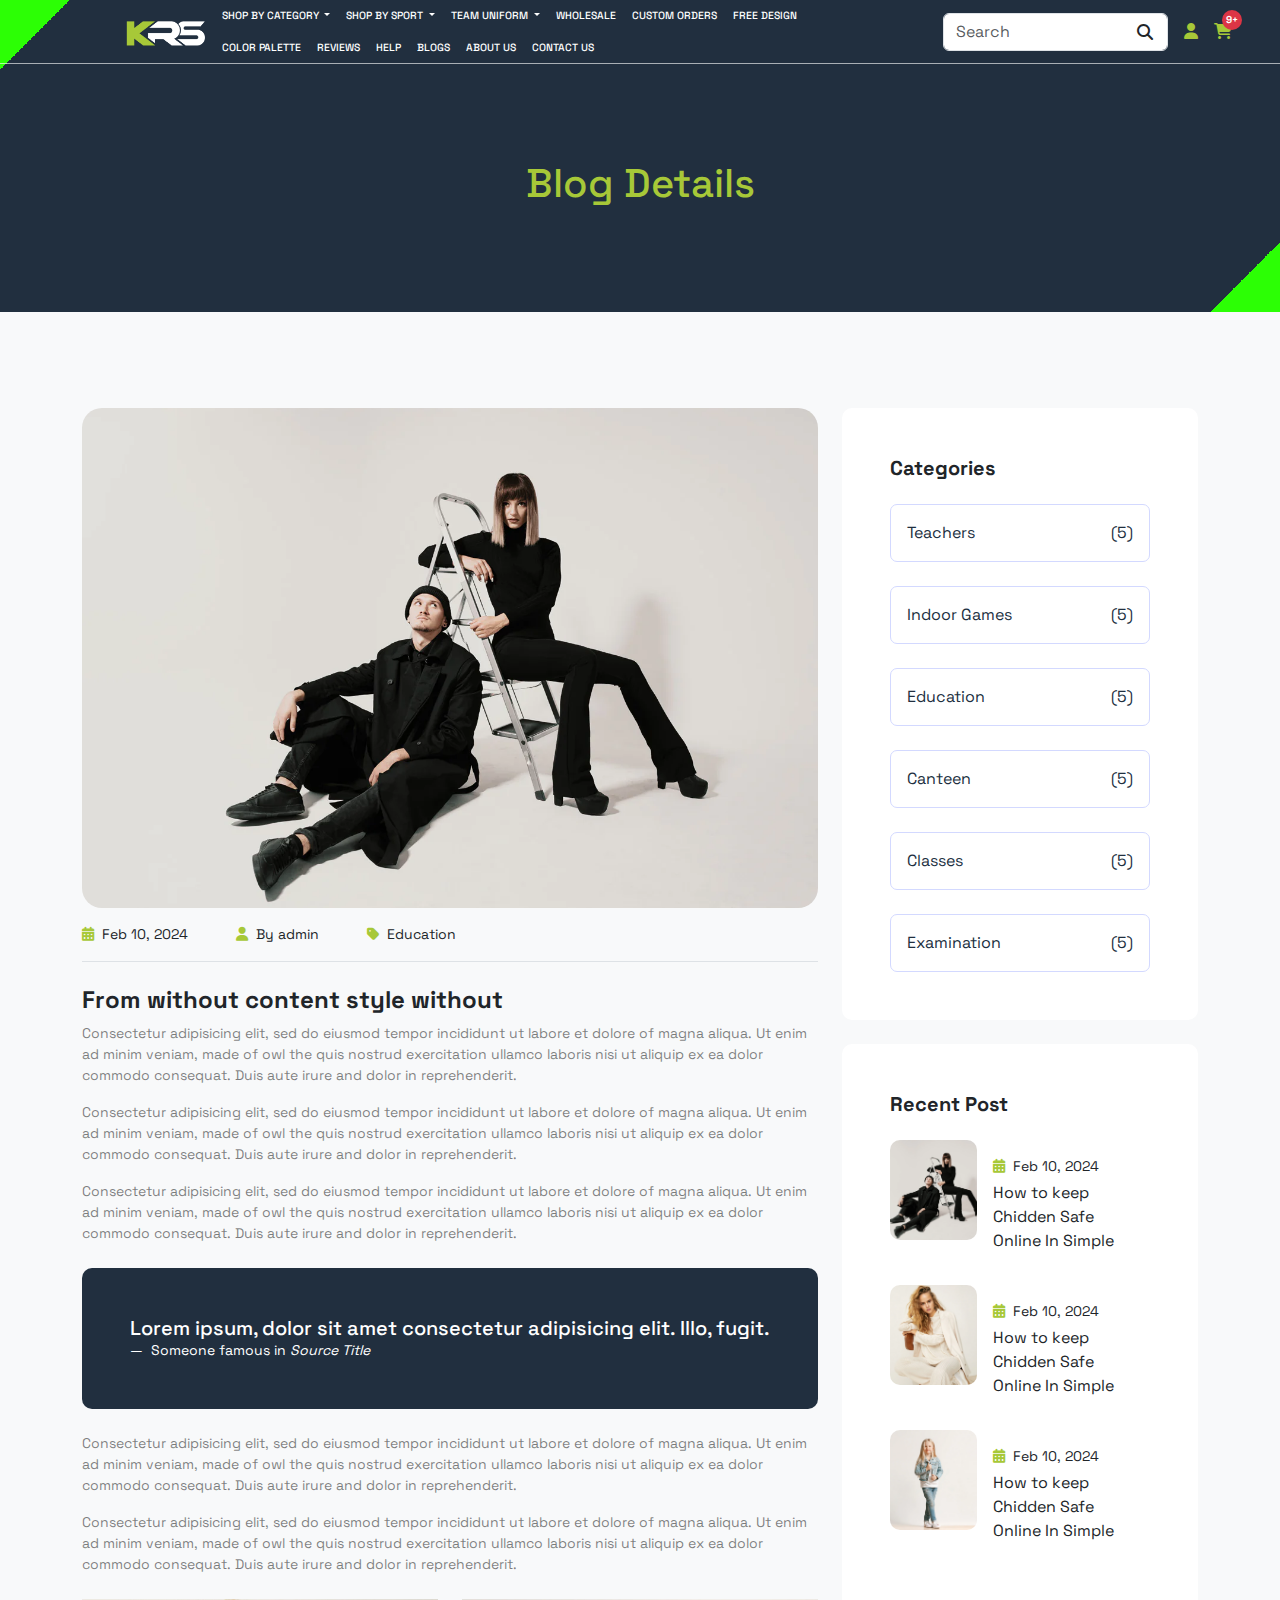
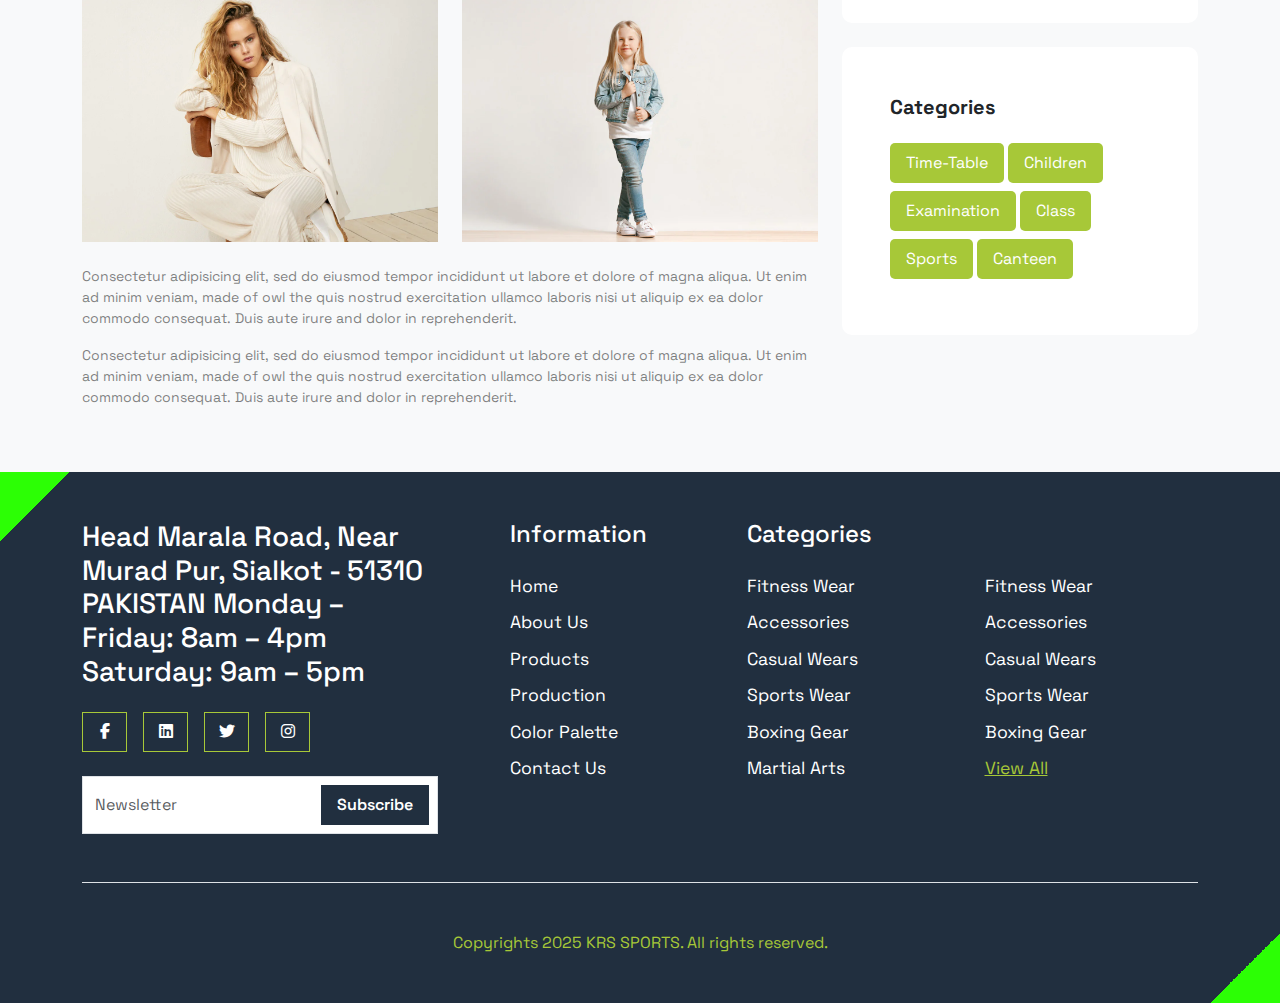
<file: blog-detail.html>
<!DOCTYPE html>
<html lang="en">
  <head>
    <meta charset="UTF-8" />
    <meta name="viewport" content="width=device-width, initial-scale=1.0" />
    <title>Blog Details</title>
    <link rel="stylesheet" href="./assets/css/style.css" />
    <link rel="stylesheet" href="./assets/css/bootstrap.min.css" />
    <link rel="stylesheet" href="./assets/css/all.min.css" />
    <link rel="stylesheet" href="./assets/css/swiper.min.css" />
  </head>
  <body class="bg-light">
    <section class="position-relative headr-sec secondary-bg position-relative">
<header class="d-lg-flex justify-content-between align-items-center px-3 px-xl-5">
        <nav class="navbar navbar-expand-lg ps-lg-5">
             <a class="navbar-brand fs-4 text-white fw-bold" href="./index.html"
              ><img src="./assets/image/logo-01.png" width="80px" alt=""></a>
            <button
              class="navbar-toggler"
              type="button"
              data-bs-toggle="collapse"
              data-bs-target="#navbarSupportedContent"
              aria-controls="navbarSupportedContent"
              aria-expanded="false"
              aria-label="Toggle navigation"
            >
              <span class="text-white"><i class="fa-solid fa-bars"></i></span>
            </button>
            <div
              class="collapse navbar-collapse pt-4 pt-lg-0"
              id="navbarSupportedContent"
            >
              <ul class="navbar-nav ms-auto mb-2 mb-lg-0 gap-3 flex-wrap">
                <li class="nav-item dropdown">
                  <a
                    class="nav-link dropdown-toggle small text-uppercase"
                    href=""
                    id="navbarDropdown"
                    role="button"
                    data-bs-toggle="dropdown"
                    aria-expanded="true"
                  >
                    Shop by Category
                  </a>
                  <ul
                    class="dropdown-menu "
                    aria-labelledby="navbarDropdown"
                    data-bs-popper="none"
                  >
                    <div class="row row-cols-1 row-cols-md-2 row-cols-lg-3 row-cols-xl-4">
                      <div class="col mb-4">
                        <a href="./listing.html" class="category-item   d-block text-decoration-none secondary-text">
                            <div class="d-flex justify-content-between px-2 pt-2 fw-bold text-uppercase">Jersey <i class="fa-solid fa-arrow-right"></i></div>
                          <figure class="mb-0">
                            <img src="./assets/image/item1.webp" class=" " alt="">
                          </figure>
                        </a>
                      </div>
                      <div class="col mb-4">
                        <a href="./listing.html" class="category-item   d-block text-decoration-none secondary-text">
                          <div class="d-flex justify-content-between px-2 pt-2 fw-bold text-uppercase">Polos <i class="fa-solid fa-arrow-right"></i></div>
                          <figure class="mb-0">
                            <img src="./assets/image/polos.png" class=" " alt="">
                          </figure>
                        </a>
                      </div>
                      <div class="col mb-4">
                        <a href="./listing.html" class="category-item   d-block text-decoration-none secondary-text">
                          <div class="d-flex justify-content-between px-2 pt-2 fw-bold text-uppercase">Long Sleeves <i class="fa-solid fa-arrow-right"></i></div>
                          <figure class="mb-0">
                            <img src="./assets/image/item1.webp" class=" " alt="">
                          </figure>
                        </a>
                      </div>
                      <div class="col mb-4">
                        <a href="./listing.html" class="category-item   d-block text-decoration-none secondary-text">
                          <div class="d-flex justify-content-between px-2 pt-2 fw-bold text-uppercase">Sleeveless <i class="fa-solid fa-arrow-right"></i></div>
                          <figure class="mb-0">
                            <img src="./assets/image/item1.webp" class=" " alt="">
                          </figure>
                        </a>
                      </div>
                      <div class="col mb-4 mb-lg-0">
                        <a href="./listing.html" class="category-item   d-block text-decoration-none secondary-text">
                          <div class="d-flex justify-content-between px-2 pt-2 fw-bold text-uppercase">Tank tops <i class="fa-solid fa-arrow-right"></i></div>
                          <figure class="mb-0">
                            <img src="./assets/image/item1.webp" class=" " alt="">
                          </figure>
                        </a>
                      </div>
                      <div class="col mb-4 mb-lg-0">
                        <a href="./listing.html" class="category-item   d-block text-decoration-none secondary-text">
                          <div class="d-flex justify-content-between px-2 pt-2 fw-bold text-uppercase">hoddies <i class="fa-solid fa-arrow-right"></i></div>
                          <figure class="mb-0">
                            <img src="./assets/image/item1.webp" class=" " alt="">
                          </figure>
                        </a>
                      </div>
                      <div class="col mb-4 mb-lg-0">
                        <a href="./listing.html" class="category-item   d-block text-decoration-none secondary-text">
                          <div class="d-flex justify-content-between px-2 pt-2 fw-bold text-uppercase">hats <i class="fa-solid fa-arrow-right"></i></div>
                          <figure class="mb-0">
                            <img src="./assets/image/item1.webp" class=" " alt="">
                          </figure>
                        </a>
                      </div>
                      <div class="col mb-4 mb-lg-0">
                        <div class="view-all d-flex align-items-center h-100  ">
                          <a href="./listing.html" class="fw-bold text-uppercase text-decoration-none text-center d-inline-block w-100">
                            <i class="fa-solid fa-boxes-stacked fs-2 mb-3"></i> <br>
                            View All Categories
                          </a>
                        </div>
                      </div>
                    </div>
                    <!-- Add more services here as needed -->
                  </ul>
                </li>
                <li class="nav-item dropdown">
                  <a
                    class="nav-link dropdown-toggle small text-uppercase"
                    href=""
                    id="navbarDropdown"
                    role="button"
                    data-bs-toggle="dropdown"
                    aria-expanded="true"
                  >
                    Shop by sport
                  </a>
                  <ul
                    class="dropdown-menu "
                    aria-labelledby="navbarDropdown"
                    data-bs-popper="none"
                  >
                    <div class="row row-cols-1 row-cols-md-2 row-cols-lg-3 row-cols-xl-4">
                      <div class="col mb-4">
                        <a href="./listing.html" class="category-item   d-block text-decoration-none secondary-text">
                            <div class="d-flex justify-content-between px-2 pt-2 fw-bold text-uppercase">Jersey <i class="fa-solid fa-arrow-right"></i></div>
                          <figure class="mb-0">
                            <img src="./assets/image/item1.webp" class=" " alt="">
                          </figure>
                        </a>
                      </div>
                      <div class="col mb-4">
                        <a href="./listing.html" class="category-item   d-block text-decoration-none secondary-text">
                            <div class="d-flex justify-content-between px-2 pt-2 fw-bold text-uppercase">Jersey <i class="fa-solid fa-arrow-right"></i></div>
                          <figure class="mb-0">
                            <img src="./assets/image/item1.webp" class=" " alt="">
                          </figure>
                        </a>
                      </div>
                      <div class="col mb-4">
                        <a href="./listing.html" class="category-item   d-block text-decoration-none secondary-text">
                            <div class="d-flex justify-content-between px-2 pt-2 fw-bold text-uppercase">Jersey <i class="fa-solid fa-arrow-right"></i></div>
                          <figure class="mb-0">
                            <img src="./assets/image/item1.webp" class=" " alt="">
                          </figure>
                        </a>
                      </div>
                      <div class="col mb-4">
                        <a href="./listing.html" class="category-item   d-block text-decoration-none secondary-text">
                            <div class="d-flex justify-content-between px-2 pt-2 fw-bold text-uppercase">Jersey <i class="fa-solid fa-arrow-right"></i></div>
                          <figure class="mb-0">
                            <img src="./assets/image/item1.webp" class=" " alt="">
                          </figure>
                        </a>
                      </div>
                      <div class="col mb-4 mb-lg-0">
                        <a href="./listing.html" class="category-item   d-block text-decoration-none secondary-text">
                            <div class="d-flex justify-content-between px-2 pt-2 fw-bold text-uppercase">Jersey <i class="fa-solid fa-arrow-right"></i></div>
                          <figure class="mb-0">
                            <img src="./assets/image/item1.webp" class=" " alt="">
                          </figure>
                        </a>
                      </div>
                      <div class="col mb-4 mb-lg-0">
                        <a href="./listing.html" class="category-item   d-block text-decoration-none secondary-text">
                            <div class="d-flex justify-content-between px-2 pt-2 fw-bold text-uppercase">Jersey <i class="fa-solid fa-arrow-right"></i></div>
                          <figure class="mb-0">
                            <img src="./assets/image/item1.webp" class=" " alt="">
                          </figure>
                        </a>
                      </div>
                      <div class="col mb-4 mb-lg-0">
                        <a href="./listing.html" class="category-item   d-block text-decoration-none secondary-text">
                            <div class="d-flex justify-content-between px-2 pt-2 fw-bold text-uppercase">Jersey <i class="fa-solid fa-arrow-right"></i></div>
                          <figure class="mb-0">
                            <img src="./assets/image/item1.webp" class=" " alt="">
                          </figure>
                        </a>
                      </div>
                      <div class="col mb-4 mb-lg-0">
                        <div class="view-all d-flex align-items-center h-100  ">
                          <a href="./listing.html" class="fw-bold text-uppercase text-decoration-none text-center d-inline-block w-100">
                            <i class="fa-solid fa-boxes-stacked fs-2 mb-3"></i> <br>
                            View All Categories
                          </a>
                        </div>
                      </div>
                    </div>
                    <!-- Add more services here as needed -->
                  </ul>
                </li>
                <li class="nav-item dropdown">
                  <a
                    class="nav-link dropdown-toggle small text-uppercase"
                    href=""
                    id="navbarDropdown"
                    role="button"
                    data-bs-toggle="dropdown"
                    aria-expanded="true"
                  >
                    Team Uniform
                  </a>
                  <ul
                    class="dropdown-menu "
                    aria-labelledby="navbarDropdown"
                    data-bs-popper="none"
                  >
                    <div class="row row-cols-1 row-cols-md-2 row-cols-lg-3 row-cols-xl-4">
                      <div class="col mb-4">
                        <a href="./teamuniform.html" class="category-item   d-block text-decoration-none secondary-text">
                            <div class="d-flex justify-content-between px-2 pt-2 fw-bold text-uppercase">Basket Ball <i class="fa-solid fa-arrow-right"></i></div>
                          <figure class="mb-0">
                            <img src="./assets/image/item1.webp" class=" " alt="">
                          </figure>
                        </a>
                      </div>
                      <div class="col mb-4">
                        <a href="./teamuniform.html" class="category-item   d-block text-decoration-none secondary-text">
                            <div class="d-flex justify-content-between px-2 pt-2 fw-bold text-uppercase">Base Ball <i class="fa-solid fa-arrow-right"></i></div>
                          <figure class="mb-0">
                            <img src="./assets/image/item1.webp" class=" " alt="">
                          </figure>
                        </a>
                      </div>
                      <div class="col mb-4">
                        <a href="./teamuniform.html" class="category-item   d-block text-decoration-none secondary-text">
                            <div class="d-flex justify-content-between px-2 pt-2 fw-bold text-uppercase">Foot Ball <i class="fa-solid fa-arrow-right"></i></div>
                          <figure class="mb-0">
                            <img src="./assets/image/item1.webp" class=" " alt="">
                          </figure>
                        </a>
                      </div>
                      <div class="col mb-4">
                        <a href="./teamuniform.html" class="category-item   d-block text-decoration-none secondary-text">
                            <div class="d-flex justify-content-between px-2 pt-2 fw-bold text-uppercase">Soft Ball <i class="fa-solid fa-arrow-right"></i></div>
                          <figure class="mb-0">
                            <img src="./assets/image/item1.webp" class=" " alt="">
                          </figure>
                        </a>
                      </div>
                      <div class="col mb-4 mb-lg-0">
                        <a href="./teamuniform.html" class="category-item   d-block text-decoration-none secondary-text">
                            <div class="d-flex justify-content-between px-2 pt-2 fw-bold text-uppercase">Soccer <i class="fa-solid fa-arrow-right"></i></div>
                          <figure class="mb-0">
                            <img src="./assets/image/item1.webp" class=" " alt="">
                          </figure>
                        </a>
                      </div>
                      <div class="col mb-4 mb-lg-0">
                        <a href="./teamuniform.html" class="category-item   d-block text-decoration-none secondary-text">
                            <div class="d-flex justify-content-between px-2 pt-2 fw-bold text-uppercase">Volley Ball <i class="fa-solid fa-arrow-right"></i></div>
                          <figure class="mb-0">
                            <img src="./assets/image/item1.webp" class=" " alt="">
                          </figure>
                        </a>
                      </div>
                      <div class="col mb-4 mb-lg-0">
                        <a href="./teamuniform.html" class="category-item   d-block text-decoration-none secondary-text">
                            <div class="d-flex justify-content-between px-2 pt-2 fw-bold text-uppercase">Cricket <i class="fa-solid fa-arrow-right"></i></div>
                          <figure class="mb-0">
                            <img src="./assets/image/item1.webp" class=" " alt="">
                          </figure>
                        </a>
                      </div>
                      <div class="col mb-4 mb-lg-0">
                        <div class="view-all d-flex align-items-center h-100  ">
                          <a href="./listing.html" class="fw-bold text-uppercase text-decoration-none text-center d-inline-block w-100">
                            <i class="fa-solid fa-boxes-stacked fs-2 mb-3"></i> <br>
                            View All Categories
                          </a>
                        </div>
                      </div>
                    </div>
                    <!-- Add more services here as needed -->
                  </ul>
                </li>
                <li class="nav-item">
                  <a class="nav-link text-uppercase" href="./wholesale.html">Wholesale</a>
                </li>
                <li class="nav-item">
                  <a class="nav-link text-uppercase" href="">Custom Orders</a>
                </li>
                <li class="nav-item">
                  <a class="nav-link text-uppercase" href="">Free design</a>
                </li>
                <li class="nav-item">
                  <a class="nav-link text-uppercase" href="">color palette</a>
                </li>
                <li class="nav-item">
                  <a class="nav-link text-uppercase" href="./reviews.html">Reviews</a>
                </li>
                <li class="nav-item">
                  <a class="nav-link text-uppercase" href="./support.html">Help</a>
                </li>
                <li class="nav-item">
                  <a class="nav-link text-uppercase" href="./blogs.html">Blogs</a>
                </li>
                <li class="nav-item">
                  <a class="nav-link text-uppercase" href="./about.html">About us</a>
                </li>
                <li class="nav-item">
                  <a class="nav-link text-uppercase" href="./contact.html">contact us</a>
                </li>
              </ul>
              
            </div>
        </nav>
        <div class="form d-flex justify-content-center justify-content-lg-end align-items-center gap-3 mb-2 mb-lg-0">
          <form role="search" class="position-relative">
            <input class="form-control me-2" type="search" placeholder="Search" aria-label="Search">
            <i class="fa-solid fa-magnifying-glass icon"></i>
          </form>
<a href="" class="primary-text"><i class="fa-solid fa-user"></i></a>
<a href="" class="position-relative primary-text">
  <i class="fa-solid fa-cart-shopping"></i>
  <span class="position-absolute top-0 start-100 translate-middle badge rounded-pill bg-danger">
    9+
    <span class="visually-hidden">unread messages</span>
  </span>
</a>
        </div>
      </header>
      <section class="title py-5 position-relative">
        <div class="container">
         <h1 class="primary-text text-center py-lg-5">Blog Details</h1>
        </div>
      </section>
    </section>
    <section class="blog-detail pt-5 my-5">
      <div class="container">
        <div class="row">
            <div class="col-12 col-md-7 col-lg-8">
              <div class="blog-detail-box">
                <figure>
                        <img src="./assets/image/blog-1.webp" width="100%" alt="">
                </figure>
                <div class="blog-detail-text">
                    <div class="d-md-flex gap-5 border-bottom mb-4">
                        <p class="small"><span class="primary-text me-2"><i class="fa-solid fa-calendar-days"></i></span>Feb 10, 2024</p>
                        <p class="small"><span class="primary-text me-2"><i class="fa-solid fa-user"></i></span>By admin</p>
                        <p class="small"><span class="primary-text me-2"><i class="fa-solid fa-tag"></i></span>Education</p>
                    </div>
                    <h4 class="fw-bold blue-text">From without content style without</h4>
                    <p class="small mt-2 text-black-50">
                      Consectetur adipisicing elit, sed do eiusmod tempor incididunt ut labore et dolore of magna aliqua. Ut enim ad minim veniam, made of owl the quis nostrud exercitation ullamco laboris nisi ut aliquip ex ea dolor commodo consequat. Duis aute irure and dolor in reprehenderit.
                    </p>
                    <p class="small mt-2 text-black-50">
                      Consectetur adipisicing elit, sed do eiusmod tempor incididunt ut labore et dolore of magna aliqua. Ut enim ad minim veniam, made of owl the quis nostrud exercitation ullamco laboris nisi ut aliquip ex ea dolor commodo consequat. Duis aute irure and dolor in reprehenderit.
                    </p>
                    <p class="small mt-2 text-black-50">
                      Consectetur adipisicing elit, sed do eiusmod tempor incididunt ut labore et dolore of magna aliqua. Ut enim ad minim veniam, made of owl the quis nostrud exercitation ullamco laboris nisi ut aliquip ex ea dolor commodo consequat. Duis aute irure and dolor in reprehenderit.
                    </p>
                    <figure class="p-3 p-lg-5 my-4">
                      <blockquote class="blockquote">
                        <h5 class="text-white">Lorem ipsum, dolor sit amet consectetur adipisicing elit. Illo, fugit.</h5>
                      </blockquote>
                      <figcaption class="blockquote-footer mb-0 text-white">
                        Someone famous in <cite title="Source Title">Source Title</cite>
                      </figcaption>
                    </figure>
                    <p class="small mt-2 text-black-50">
                      Consectetur adipisicing elit, sed do eiusmod tempor incididunt ut labore et dolore of magna aliqua. Ut enim ad minim veniam, made of owl the quis nostrud exercitation ullamco laboris nisi ut aliquip ex ea dolor commodo consequat. Duis aute irure and dolor in reprehenderit.
                    </p>
                    <p class="small mt-2 text-black-50">
                      Consectetur adipisicing elit, sed do eiusmod tempor incididunt ut labore et dolore of magna aliqua. Ut enim ad minim veniam, made of owl the quis nostrud exercitation ullamco laboris nisi ut aliquip ex ea dolor commodo consequat. Duis aute irure and dolor in reprehenderit.
                    </p>
                    <div class="row row-cols-1 row-cols-md-2 my-4">
                      <div class="col mb-4 mb-md-0">
                        <img src="./assets/image/blog-2.webp" class="w-100 rounded-3" alt="">
                      </div>
                      <div class="col">
                        <img src="./assets/image/blog-3.webp" class="w-100 rounded-3" alt="">
                      </div>
                    </div>
                    <p class="small mt-2 text-black-50">
                      Consectetur adipisicing elit, sed do eiusmod tempor incididunt ut labore et dolore of magna aliqua. Ut enim ad minim veniam, made of owl the quis nostrud exercitation ullamco laboris nisi ut aliquip ex ea dolor commodo consequat. Duis aute irure and dolor in reprehenderit.
                    </p>
                    <p class="small mt-2 text-black-50">
                      Consectetur adipisicing elit, sed do eiusmod tempor incididunt ut labore et dolore of magna aliqua. Ut enim ad minim veniam, made of owl the quis nostrud exercitation ullamco laboris nisi ut aliquip ex ea dolor commodo consequat. Duis aute irure and dolor in reprehenderit.
                    </p>
                  </div>
            </div>
            </div>
              <div class="col-12 col-md-5 col-lg-4">
                  <div class="side-box category p-3 p-xl-5 mb-4">
                    <h5 class="fw-bold mb-4">Categories</h5>
                    <a href="" class="d-flex justify-content-between text-decoration-none p-3 mb-4">Teachers <span>(5)</span></a>
                    <a href="" class="d-flex justify-content-between text-decoration-none p-3 mb-4">Indoor Games <span>(5)</span></a>
                    <a href="" class="d-flex justify-content-between text-decoration-none p-3 mb-4">Education <span>(5)</span></a>
                    <a href="" class="d-flex justify-content-between text-decoration-none p-3 mb-4">Canteen <span>(5)</span></a>
                    <a href="" class="d-flex justify-content-between text-decoration-none p-3 mb-4">Classes <span>(5)</span></a>
                    <a href="" class="d-flex justify-content-between text-decoration-none p-3">Examination <span>(5)</span></a>
                  </div>
                  <div class="side-box recent  p-3 p-xl-5 mb-4">
                    <h5 class="fw-bold mb-4">Recent Post</h5>
                    <div class="card mb-3 bg-transparent border-0">
                      <div class="row g-0">
                        <div class="col-lg-4">
                          <a href="./blog-detail.html">
                          <img src="./assets/image/blog-1.webp" class="img-fluid rounded-start" alt="...">
                        </a>
                        </div>
                        <div class="col-lg-8">
                          <div class="card-body ps-0 ps-lg-3">
                            <p class="small mb-1"><span class="primary-text me-2"><i class="fa-solid fa-calendar-days"></i></span>Feb 10, 2024</p>
                            <a href="./blog-detail.html" class="card-title mb-0 fs-6 text-decoration-none blue-text">How to keep Chidden Safe
                              Online In Simple</a>
                          </div>
                        </div>
                      </div>
                    </div>
                    <div class="card mb-3 bg-transparent border-0">
                      <div class="row g-0">
                        <div class="col-lg-4">
                          <a href="./blog-detail.html">
                          <img src="./assets/image/blog-2.webp" class="img-fluid rounded-start" alt="...">
                        </a>
                        </div>
                        <div class="col-lg-8">
                          <div class="card-body ps-0 ps-lg-3">
                            <p class="small mb-1"><span class="primary-text me-2"><i class="fa-solid fa-calendar-days"></i></span>Feb 10, 2024</p>
                            <a href="./blog-detail.html" class="card-title mb-0 fs-6 text-decoration-none blue-text">How to keep Chidden Safe
                              Online In Simple</a>
                          </div>
                        </div>
                      </div>
                    </div>
                    <div class="card mb-3 bg-transparent border-0">
                      <div class="row g-0">
                        <div class="col-lg-4">
                          <a href="./blog-detail.html">
                          <img src="./assets/image/blog-3.webp" class="img-fluid rounded-start" alt="...">
                        </a>
                        </div>
                        <div class="col-lg-8">
                          <div class="card-body ps-0 ps-lg-3">
                            <p class="small mb-1"><span class="primary-text me-2"><i class="fa-solid fa-calendar-days"></i></span>Feb 10, 2024</p>
                            <a href="./blog-detail.html" class="card-title mb-0 fs-6 text-decoration-none blue-text">How to keep Chidden Safe
                              Online In Simple</a>
                          </div>
                        </div>
                      </div>
                    </div>
                  </div>
                  <div class="side-box tags  p-3 p-xl-5">
                    <h5 class="fw-bold mb-4">Categories</h5>
                    <a href="" class="text-decoration-none py-2 px-3 mb-2">Time-Table</a>
                    <a href="" class="text-decoration-none py-2 px-3 mb-2">Children</a>
                    <a href="" class="text-decoration-none py-2 px-3 mb-2">Examination</a>
                    <a href="" class="text-decoration-none py-2 px-3 mb-2">Class</a>
                    <a href="" class="text-decoration-none py-2 px-3 mb-2">Sports</a>
                    <a href="" class="text-decoration-none py-2 px-3 mb-2">Canteen</a>
                  </div>
              </div>
          </div>
      </div>
  </section>
    <footer class="py-5 secondary-bg">
      <div class="container">
        <div class="row justify-content-between">
          <div class="col-lg-4">
            <h3 class="text-white">Head Marala Road, Near Murad Pur,
              Sialkot - 51310 PAKISTAN   Monday – Friday: 8am – 4pm Saturday: 9am – 5pm</h3>
              <div class="d-md-flex align-items-center gap-3 social-media mt-4">
                <a href="" class="text-white"><i class="fa-brands fa-facebook-f"></i></a>
                <a href="" class="text-white"><i class="fa-brands fa-linkedin"></i></a>
                <a href="" class="text-white"><i class="fa-brands fa-twitter"></i></a>
                <a href="" class="text-white"><i class="fa-brands fa-instagram"></i></a>
              </div>
              <div class="newsletter mt-4 position-relative">
                <input type="text" class="form-control py-3 rounded-0" placeholder="Newsletter">
                <button class="secondary-btn py-2 px-3">Subscribe</button>
              </div>
          </div>
          <div class="col-lg-2">
            <h4 class="text-white mb-4">Information</h4>
            <div class="links">
              <a href="" class="text-decoration-none d-block text-white">Home</a>
              <a href="" class="text-decoration-none d-block text-white">About Us</a>
              <a href="" class="text-decoration-none d-block text-white">Products</a>
              <a href="" class="text-decoration-none d-block text-white">Production</a>
              <a href="" class="text-decoration-none d-block text-white">Color Palette</a>
              <a href="" class="text-decoration-none d-block text-white">Contact Us</a>
            </div>
          </div>
          <div class="col-lg-5">
            <h4 class="text-white mb-4">Categories</h4>
            <div class="row row-cols-1 row-cols-md-2">
              <div class="col">
                <div class="links">
                  <a href="" class="text-decoration-none d-block text-white">Fitness Wear</a>
                  <a href="" class="text-decoration-none d-block text-white">Accessories</a>
                  <a href="" class="text-decoration-none d-block text-white">Casual Wears</a>
                  <a href="" class="text-decoration-none d-block text-white">Sports Wear</a>
                  <a href="" class="text-decoration-none d-block text-white">Boxing Gear</a>
                  <a href="" class="text-decoration-none d-block text-white">Martial Arts</a>
                </div>
              </div>
              <div class="col">
                <div class="links">
                  <a href="" class="text-decoration-none d-block text-white">Fitness Wear</a>
                  <a href="" class="text-decoration-none d-block text-white">Accessories</a>
                  <a href="" class="text-decoration-none d-block text-white">Casual Wears</a>
                  <a href="" class="text-decoration-none d-block text-white">Sports Wear</a>
                  <a href="" class="text-decoration-none d-block text-white">Boxing Gear</a>
                  <a href="" class="d-block primary-text">View All</a>
                </div>
              </div>
            </div>
          </div>
        </div>
        <div class="mt-5 border-top pt-5 text-center">
          <span class="primary-text">Copyrights 2025 KRS SPORTS. All rights reserved.</span>
        </div>
      </div>
    </footer>
    <script src="./assets/js/swiper.min.js"></script>
    <script src="./assets/js/script.js"></script>
    <script src="./assets/js/bootstrap.bundle.min.js"></script>
  </body>
</html>
</file>
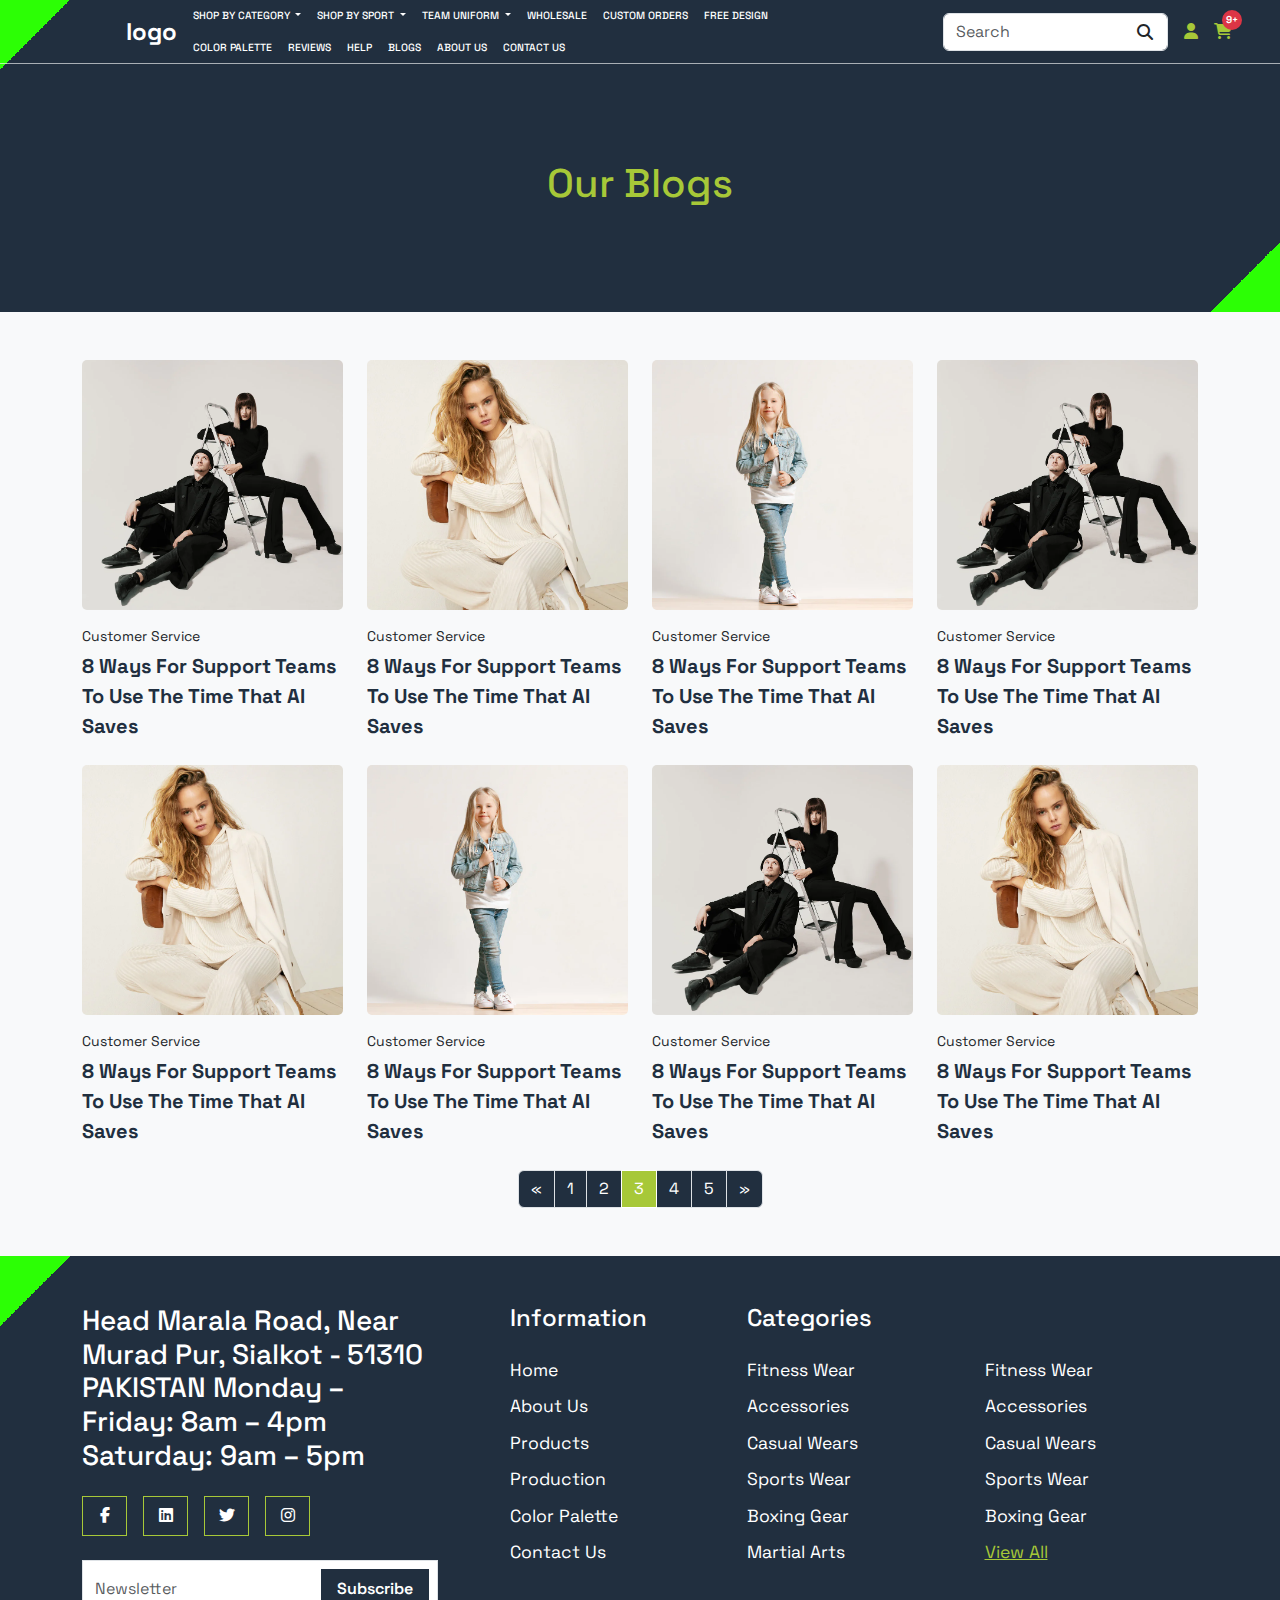
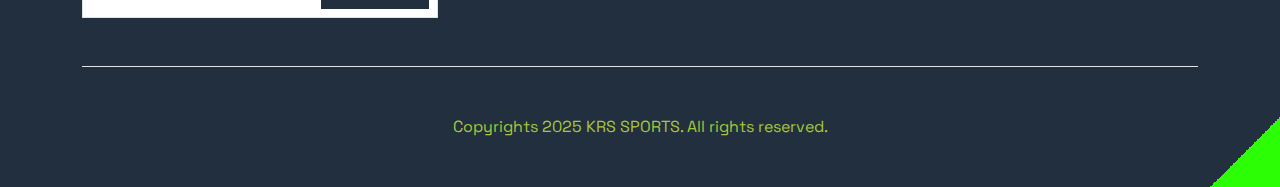
<file: blogs.html>
<!DOCTYPE html>
<html lang="en">
  <head>
    <meta charset="UTF-8" />
    <meta name="viewport" content="width=device-width, initial-scale=1.0" />
    <title>Blogs</title>
    <link rel="stylesheet" href="./assets/css/style.css" />
    <link rel="stylesheet" href="./assets/css/bootstrap.min.css" />
    <link rel="stylesheet" href="./assets/css/all.min.css" />
    <link rel="stylesheet" href="./assets/css/swiper.min.css" />
  </head>
  <body class="bg-light">
    <section class="position-relative headr-sec secondary-bg position-relative">
<header class="d-lg-flex justify-content-between align-items-center px-3 px-xl-5">
        <nav class="navbar navbar-expand-lg ps-lg-5">
            <a class="navbar-brand fs-4 text-white fw-bold" href="./index.html"
              >logo</a>
            <button
              class="navbar-toggler"
              type="button"
              data-bs-toggle="collapse"
              data-bs-target="#navbarSupportedContent"
              aria-controls="navbarSupportedContent"
              aria-expanded="false"
              aria-label="Toggle navigation"
            >
              <span class="text-white"><i class="fa-solid fa-bars"></i></span>
            </button>
            <div
              class="collapse navbar-collapse pt-4 pt-lg-0"
              id="navbarSupportedContent"
            >
              <ul class="navbar-nav ms-auto mb-2 mb-lg-0 gap-3 flex-wrap">
                <li class="nav-item dropdown">
                  <a
                    class="nav-link dropdown-toggle small text-uppercase"
                    href=""
                    id="navbarDropdown"
                    role="button"
                    data-bs-toggle="dropdown"
                    aria-expanded="true"
                  >
                    Shop by Category
                  </a>
                  <ul
                    class="dropdown-menu "
                    aria-labelledby="navbarDropdown"
                    data-bs-popper="none"
                  >
                    <div class="row row-cols-1 row-cols-md-2 row-cols-lg-3 row-cols-xl-4">
                      <div class="col mb-4">
                        <a href="./listing.html" class="category-item   d-block text-decoration-none secondary-text">
                            <div class="d-flex justify-content-between px-2 pt-2 fw-bold text-uppercase">Jersey <i class="fa-solid fa-arrow-right"></i></div>
                          <figure class="mb-0">
                            <img src="./assets/image/item1.webp" class=" " alt="">
                          </figure>
                        </a>
                      </div>
                      <div class="col mb-4">
                        <a href="./listing.html" class="category-item   d-block text-decoration-none secondary-text">
                          <div class="d-flex justify-content-between px-2 pt-2 fw-bold text-uppercase">Polos <i class="fa-solid fa-arrow-right"></i></div>
                          <figure class="mb-0">
                            <img src="./assets/image/polos.png" class=" " alt="">
                          </figure>
                        </a>
                      </div>
                      <div class="col mb-4">
                        <a href="./listing.html" class="category-item   d-block text-decoration-none secondary-text">
                          <div class="d-flex justify-content-between px-2 pt-2 fw-bold text-uppercase">Long Sleeves <i class="fa-solid fa-arrow-right"></i></div>
                          <figure class="mb-0">
                            <img src="./assets/image/item1.webp" class=" " alt="">
                          </figure>
                        </a>
                      </div>
                      <div class="col mb-4">
                        <a href="./listing.html" class="category-item   d-block text-decoration-none secondary-text">
                          <div class="d-flex justify-content-between px-2 pt-2 fw-bold text-uppercase">Sleeveless <i class="fa-solid fa-arrow-right"></i></div>
                          <figure class="mb-0">
                            <img src="./assets/image/item1.webp" class=" " alt="">
                          </figure>
                        </a>
                      </div>
                      <div class="col mb-4 mb-lg-0">
                        <a href="./listing.html" class="category-item   d-block text-decoration-none secondary-text">
                          <div class="d-flex justify-content-between px-2 pt-2 fw-bold text-uppercase">Tank tops <i class="fa-solid fa-arrow-right"></i></div>
                          <figure class="mb-0">
                            <img src="./assets/image/item1.webp" class=" " alt="">
                          </figure>
                        </a>
                      </div>
                      <div class="col mb-4 mb-lg-0">
                        <a href="./listing.html" class="category-item   d-block text-decoration-none secondary-text">
                          <div class="d-flex justify-content-between px-2 pt-2 fw-bold text-uppercase">hoddies <i class="fa-solid fa-arrow-right"></i></div>
                          <figure class="mb-0">
                            <img src="./assets/image/item1.webp" class=" " alt="">
                          </figure>
                        </a>
                      </div>
                      <div class="col mb-4 mb-lg-0">
                        <a href="./listing.html" class="category-item   d-block text-decoration-none secondary-text">
                          <div class="d-flex justify-content-between px-2 pt-2 fw-bold text-uppercase">hats <i class="fa-solid fa-arrow-right"></i></div>
                          <figure class="mb-0">
                            <img src="./assets/image/item1.webp" class=" " alt="">
                          </figure>
                        </a>
                      </div>
                      <div class="col mb-4 mb-lg-0">
                        <div class="view-all d-flex align-items-center h-100  ">
                          <a href="./listing.html" class="fw-bold text-uppercase text-decoration-none text-center d-inline-block w-100">
                            <i class="fa-solid fa-boxes-stacked fs-2 mb-3"></i> <br>
                            View All Categories
                          </a>
                        </div>
                      </div>
                    </div>
                    <!-- Add more services here as needed -->
                  </ul>
                </li>
                <li class="nav-item dropdown">
                  <a
                    class="nav-link dropdown-toggle small text-uppercase"
                    href=""
                    id="navbarDropdown"
                    role="button"
                    data-bs-toggle="dropdown"
                    aria-expanded="true"
                  >
                    Shop by sport
                  </a>
                  <ul
                    class="dropdown-menu "
                    aria-labelledby="navbarDropdown"
                    data-bs-popper="none"
                  >
                    <div class="row row-cols-1 row-cols-md-2 row-cols-lg-3 row-cols-xl-4">
                      <div class="col mb-4">
                        <a href="./listing.html" class="category-item   d-block text-decoration-none secondary-text">
                            <div class="d-flex justify-content-between px-2 pt-2 fw-bold text-uppercase">Jersey <i class="fa-solid fa-arrow-right"></i></div>
                          <figure class="mb-0">
                            <img src="./assets/image/item1.webp" class=" " alt="">
                          </figure>
                        </a>
                      </div>
                      <div class="col mb-4">
                        <a href="./listing.html" class="category-item   d-block text-decoration-none secondary-text">
                            <div class="d-flex justify-content-between px-2 pt-2 fw-bold text-uppercase">Jersey <i class="fa-solid fa-arrow-right"></i></div>
                          <figure class="mb-0">
                            <img src="./assets/image/item1.webp" class=" " alt="">
                          </figure>
                        </a>
                      </div>
                      <div class="col mb-4">
                        <a href="./listing.html" class="category-item   d-block text-decoration-none secondary-text">
                            <div class="d-flex justify-content-between px-2 pt-2 fw-bold text-uppercase">Jersey <i class="fa-solid fa-arrow-right"></i></div>
                          <figure class="mb-0">
                            <img src="./assets/image/item1.webp" class=" " alt="">
                          </figure>
                        </a>
                      </div>
                      <div class="col mb-4">
                        <a href="./listing.html" class="category-item   d-block text-decoration-none secondary-text">
                            <div class="d-flex justify-content-between px-2 pt-2 fw-bold text-uppercase">Jersey <i class="fa-solid fa-arrow-right"></i></div>
                          <figure class="mb-0">
                            <img src="./assets/image/item1.webp" class=" " alt="">
                          </figure>
                        </a>
                      </div>
                      <div class="col mb-4 mb-lg-0">
                        <a href="./listing.html" class="category-item   d-block text-decoration-none secondary-text">
                            <div class="d-flex justify-content-between px-2 pt-2 fw-bold text-uppercase">Jersey <i class="fa-solid fa-arrow-right"></i></div>
                          <figure class="mb-0">
                            <img src="./assets/image/item1.webp" class=" " alt="">
                          </figure>
                        </a>
                      </div>
                      <div class="col mb-4 mb-lg-0">
                        <a href="./listing.html" class="category-item   d-block text-decoration-none secondary-text">
                            <div class="d-flex justify-content-between px-2 pt-2 fw-bold text-uppercase">Jersey <i class="fa-solid fa-arrow-right"></i></div>
                          <figure class="mb-0">
                            <img src="./assets/image/item1.webp" class=" " alt="">
                          </figure>
                        </a>
                      </div>
                      <div class="col mb-4 mb-lg-0">
                        <a href="./listing.html" class="category-item   d-block text-decoration-none secondary-text">
                            <div class="d-flex justify-content-between px-2 pt-2 fw-bold text-uppercase">Jersey <i class="fa-solid fa-arrow-right"></i></div>
                          <figure class="mb-0">
                            <img src="./assets/image/item1.webp" class=" " alt="">
                          </figure>
                        </a>
                      </div>
                      <div class="col mb-4 mb-lg-0">
                        <div class="view-all d-flex align-items-center h-100  ">
                          <a href="./listing.html" class="fw-bold text-uppercase text-decoration-none text-center d-inline-block w-100">
                            <i class="fa-solid fa-boxes-stacked fs-2 mb-3"></i> <br>
                            View All Categories
                          </a>
                        </div>
                      </div>
                    </div>
                    <!-- Add more services here as needed -->
                  </ul>
                </li>
                <li class="nav-item dropdown">
                  <a
                    class="nav-link dropdown-toggle small text-uppercase"
                    href=""
                    id="navbarDropdown"
                    role="button"
                    data-bs-toggle="dropdown"
                    aria-expanded="true"
                  >
                    Team Uniform
                  </a>
                  <ul
                    class="dropdown-menu "
                    aria-labelledby="navbarDropdown"
                    data-bs-popper="none"
                  >
                    <div class="row row-cols-1 row-cols-md-2 row-cols-lg-3 row-cols-xl-4">
                      <div class="col mb-4">
                        <a href="./teamuniform.html" class="category-item   d-block text-decoration-none secondary-text">
                            <div class="d-flex justify-content-between px-2 pt-2 fw-bold text-uppercase">Basket Ball <i class="fa-solid fa-arrow-right"></i></div>
                          <figure class="mb-0">
                            <img src="./assets/image/item1.webp" class=" " alt="">
                          </figure>
                        </a>
                      </div>
                      <div class="col mb-4">
                        <a href="./teamuniform.html" class="category-item   d-block text-decoration-none secondary-text">
                            <div class="d-flex justify-content-between px-2 pt-2 fw-bold text-uppercase">Base Ball <i class="fa-solid fa-arrow-right"></i></div>
                          <figure class="mb-0">
                            <img src="./assets/image/item1.webp" class=" " alt="">
                          </figure>
                        </a>
                      </div>
                      <div class="col mb-4">
                        <a href="./teamuniform.html" class="category-item   d-block text-decoration-none secondary-text">
                            <div class="d-flex justify-content-between px-2 pt-2 fw-bold text-uppercase">Foot Ball <i class="fa-solid fa-arrow-right"></i></div>
                          <figure class="mb-0">
                            <img src="./assets/image/item1.webp" class=" " alt="">
                          </figure>
                        </a>
                      </div>
                      <div class="col mb-4">
                        <a href="./teamuniform.html" class="category-item   d-block text-decoration-none secondary-text">
                            <div class="d-flex justify-content-between px-2 pt-2 fw-bold text-uppercase">Soft Ball <i class="fa-solid fa-arrow-right"></i></div>
                          <figure class="mb-0">
                            <img src="./assets/image/item1.webp" class=" " alt="">
                          </figure>
                        </a>
                      </div>
                      <div class="col mb-4 mb-lg-0">
                        <a href="./teamuniform.html" class="category-item   d-block text-decoration-none secondary-text">
                            <div class="d-flex justify-content-between px-2 pt-2 fw-bold text-uppercase">Soccer <i class="fa-solid fa-arrow-right"></i></div>
                          <figure class="mb-0">
                            <img src="./assets/image/item1.webp" class=" " alt="">
                          </figure>
                        </a>
                      </div>
                      <div class="col mb-4 mb-lg-0">
                        <a href="./teamuniform.html" class="category-item   d-block text-decoration-none secondary-text">
                            <div class="d-flex justify-content-between px-2 pt-2 fw-bold text-uppercase">Volley Ball <i class="fa-solid fa-arrow-right"></i></div>
                          <figure class="mb-0">
                            <img src="./assets/image/item1.webp" class=" " alt="">
                          </figure>
                        </a>
                      </div>
                      <div class="col mb-4 mb-lg-0">
                        <a href="./teamuniform.html" class="category-item   d-block text-decoration-none secondary-text">
                            <div class="d-flex justify-content-between px-2 pt-2 fw-bold text-uppercase">Cricket <i class="fa-solid fa-arrow-right"></i></div>
                          <figure class="mb-0">
                            <img src="./assets/image/item1.webp" class=" " alt="">
                          </figure>
                        </a>
                      </div>
                      <div class="col mb-4 mb-lg-0">
                        <div class="view-all d-flex align-items-center h-100  ">
                          <a href="./listing.html" class="fw-bold text-uppercase text-decoration-none text-center d-inline-block w-100">
                            <i class="fa-solid fa-boxes-stacked fs-2 mb-3"></i> <br>
                            View All Categories
                          </a>
                        </div>
                      </div>
                    </div>
                    <!-- Add more services here as needed -->
                  </ul>
                </li>
                <li class="nav-item">
                  <a class="nav-link text-uppercase" href="./wholesale.html">Wholesale</a>
                </li>
                <li class="nav-item">
                  <a class="nav-link text-uppercase" href="">Custom Orders</a>
                </li>
                <li class="nav-item">
                  <a class="nav-link text-uppercase" href="">Free design</a>
                </li>
                <li class="nav-item">
                  <a class="nav-link text-uppercase" href="">color palette</a>
                </li>
                <li class="nav-item">
                  <a class="nav-link text-uppercase" href="./reviews.html">Reviews</a>
                </li>
                <li class="nav-item">
                  <a class="nav-link text-uppercase" href="./support.html">Help</a>
                </li>
                <li class="nav-item">
                  <a class="nav-link text-uppercase" href="./blogs.html">Blogs</a>
                </li>
                <li class="nav-item">
                  <a class="nav-link text-uppercase" href="./about.html">About us</a>
                </li>
                <li class="nav-item">
                  <a class="nav-link text-uppercase" href="./contact.html">contact us</a>
                </li>
              </ul>
              
            </div>
        </nav>
        <div class="form d-flex justify-content-center justify-content-lg-end align-items-center gap-3 mb-2 mb-lg-0">
          <form role="search" class="position-relative">
            <input class="form-control me-2" type="search" placeholder="Search" aria-label="Search">
            <i class="fa-solid fa-magnifying-glass icon"></i>
          </form>
<a href="" class="primary-text"><i class="fa-solid fa-user"></i></a>
<a href="" class="position-relative primary-text">
  <i class="fa-solid fa-cart-shopping"></i>
  <span class="position-absolute top-0 start-100 translate-middle badge rounded-pill bg-danger">
    9+
    <span class="visually-hidden">unread messages</span>
  </span>
</a>
        </div>
      </header>
      <section class="title py-5 position-relative">
        <div class="container">
         <h1 class="primary-text text-center py-lg-5">Our Blogs</h1>
        </div>
      </section>
    </section>
    <section class="blogs my-5">
      <div class="container">
       <div class="row row-cols-1 row-cols-md-2 row-cols-lg-3 row-cols-xl-4">
        <div class="col mb-4">
          <div class="blog-box">
            <a href="./blog-detail.html" class="d-block overflow-hidden">
              <img src="./assets/image/blog-1.webp" class="rounded-4" width="100%" alt="">
            </a>
            <p class="small mb-1 mt-3">Customer Service</p>
            <a href="./blog-detail.html" class=" text-capitalize secondary-text fs-5 fw-bold text-decoration-none d-inline-block title">8 ways for support teams to use the time that AI saves</a>
           
          </div>
        </div>
        <div class="col mb-4">
          <div class="blog-box">
            <a href="./blog-detail.html" class="d-block overflow-hidden">
              <img src="./assets/image/blog-2.webp" class="rounded-4" width="100%" alt="">
            </a>
            <p class="small mb-1 mt-3">Customer Service</p>
            <a href="./blog-detail.html" class=" text-capitalize secondary-text fs-5 fw-bold text-decoration-none d-inline-block title">8 ways for support teams to use the time that AI saves</a>
           
          </div>
        </div>
        <div class="col mb-4">
          <div class="blog-box">
            <a href="./blog-detail.html" class="d-block overflow-hidden">
              <img src="./assets/image/blog-3.webp" class="rounded-4" width="100%" alt="">
            </a>
            <p class="small mb-1 mt-3">Customer Service</p>
            <a href="./blog-detail.html" class=" text-capitalize secondary-text fs-5 fw-bold text-decoration-none d-inline-block title">8 ways for support teams to use the time that AI saves</a>
           
          </div>
        </div>
        <div class="col mb-4">
          <div class="blog-box">
            <a href="./blog-detail.html" class="d-block overflow-hidden">
              <img src="./assets/image/blog-1.webp" class="rounded-4" width="100%" alt="">
            </a>
            <p class="small mb-1 mt-3">Customer Service</p>
            <a href="./blog-detail.html" class=" text-capitalize secondary-text fs-5 fw-bold text-decoration-none d-inline-block title">8 ways for support teams to use the time that AI saves</a>
           
          </div>
        </div>
        <div class="col mb-4">
          <div class="blog-box">
            <a href="./blog-detail.html" class="d-block overflow-hidden">
              <img src="./assets/image/blog-2.webp" class="rounded-4" width="100%" alt="">
            </a>
            <p class="small mb-1 mt-3">Customer Service</p>
            <a href="./blog-detail.html" class=" text-capitalize secondary-text fs-5 fw-bold text-decoration-none d-inline-block title">8 ways for support teams to use the time that AI saves</a>
           
          </div>
        </div>
        <div class="col mb-4">
          <div class="blog-box">
            <a href="./blog-detail.html" class="d-block overflow-hidden">
              <img src="./assets/image/blog-3.webp" class="rounded-4" width="100%" alt="">
            </a>
            <p class="small mb-1 mt-3">Customer Service</p>
            <a href="./blog-detail.html" class=" text-capitalize secondary-text fs-5 fw-bold text-decoration-none d-inline-block title">8 ways for support teams to use the time that AI saves</a>
           
          </div>
        </div>
        <div class="col mb-4">
          <div class="blog-box">
            <a href="./blog-detail.html" class="d-block overflow-hidden">
              <img src="./assets/image/blog-1.webp" class="rounded-4" width="100%" alt="">
            </a>
            <p class="small mb-1 mt-3">Customer Service</p>
            <a href="./blog-detail.html" class=" text-capitalize secondary-text fs-5 fw-bold text-decoration-none d-inline-block title">8 ways for support teams to use the time that AI saves</a>
           
          </div>
        </div>
        <div class="col mb-4">
          <div class="blog-box">
            <a href="./blog-detail.html" class="d-block overflow-hidden">
              <img src="./assets/image/blog-2.webp" class="rounded-4" width="100%" alt="">
            </a>
            <p class="small mb-1 mt-3">Customer Service</p>
            <a href="./blog-detail.html" class=" text-capitalize secondary-text fs-5 fw-bold text-decoration-none d-inline-block title">8 ways for support teams to use the time that AI saves</a>
           
          </div>
        </div>
       </div>
       <nav aria-label="Page navigation example mt-5">
        <ul class="pagination justify-content-center">
          <li class="page-item">
            <a class="page-link" href="#" aria-label="Previous">
              <span aria-hidden="true">&laquo;</span>
            </a>
          </li>
          <li class="page-item"><a class="page-link" href="#">1</a></li>
          <li class="page-item"><a class="page-link" href="#">2</a></li>
          <li class="page-item"><a class="page-link active" href="#">3</a></li>
          <li class="page-item"><a class="page-link" href="#">4</a></li>
          <li class="page-item"><a class="page-link" href="#">5</a></li>
          <li class="page-item">
            <a class="page-link" href="#" aria-label="Next">
              <span aria-hidden="true">&raquo;</span>
            </a>
          </li>
        </ul>
      </nav>
      </div>
    </section>
    <footer class="py-5 secondary-bg">
      <div class="container">
        <div class="row justify-content-between">
          <div class="col-lg-4">
            <h3 class="text-white">Head Marala Road, Near Murad Pur,
              Sialkot - 51310 PAKISTAN   Monday – Friday: 8am – 4pm Saturday: 9am – 5pm</h3>
              <div class="d-md-flex align-items-center gap-3 social-media mt-4">
                <a href="" class="text-white"><i class="fa-brands fa-facebook-f"></i></a>
                <a href="" class="text-white"><i class="fa-brands fa-linkedin"></i></a>
                <a href="" class="text-white"><i class="fa-brands fa-twitter"></i></a>
                <a href="" class="text-white"><i class="fa-brands fa-instagram"></i></a>
              </div>
              <div class="newsletter mt-4 position-relative">
                <input type="text" class="form-control py-3 rounded-0" placeholder="Newsletter">
                <button class="secondary-btn py-2 px-3">Subscribe</button>
              </div>
          </div>
          <div class="col-lg-2">
            <h4 class="text-white mb-4">Information</h4>
            <div class="links">
              <a href="" class="text-decoration-none d-block text-white">Home</a>
              <a href="" class="text-decoration-none d-block text-white">About Us</a>
              <a href="" class="text-decoration-none d-block text-white">Products</a>
              <a href="" class="text-decoration-none d-block text-white">Production</a>
              <a href="" class="text-decoration-none d-block text-white">Color Palette</a>
              <a href="" class="text-decoration-none d-block text-white">Contact Us</a>
            </div>
          </div>
          <div class="col-lg-5">
            <h4 class="text-white mb-4">Categories</h4>
            <div class="row row-cols-1 row-cols-md-2">
              <div class="col">
                <div class="links">
                  <a href="" class="text-decoration-none d-block text-white">Fitness Wear</a>
                  <a href="" class="text-decoration-none d-block text-white">Accessories</a>
                  <a href="" class="text-decoration-none d-block text-white">Casual Wears</a>
                  <a href="" class="text-decoration-none d-block text-white">Sports Wear</a>
                  <a href="" class="text-decoration-none d-block text-white">Boxing Gear</a>
                  <a href="" class="text-decoration-none d-block text-white">Martial Arts</a>
                </div>
              </div>
              <div class="col">
                <div class="links">
                  <a href="" class="text-decoration-none d-block text-white">Fitness Wear</a>
                  <a href="" class="text-decoration-none d-block text-white">Accessories</a>
                  <a href="" class="text-decoration-none d-block text-white">Casual Wears</a>
                  <a href="" class="text-decoration-none d-block text-white">Sports Wear</a>
                  <a href="" class="text-decoration-none d-block text-white">Boxing Gear</a>
                  <a href="" class="d-block primary-text">View All</a>
                </div>
              </div>
            </div>
          </div>
        </div>
        <div class="mt-5 border-top pt-5 text-center">
          <span class="primary-text">Copyrights 2025 KRS SPORTS. All rights reserved.</span>
        </div>
      </div>
    </footer>
    <script src="./assets/js/swiper.min.js"></script>
    <script src="./assets/js/script.js"></script>
    <script src="./assets/js/bootstrap.bundle.min.js"></script>
  </body>
</html>
</file>
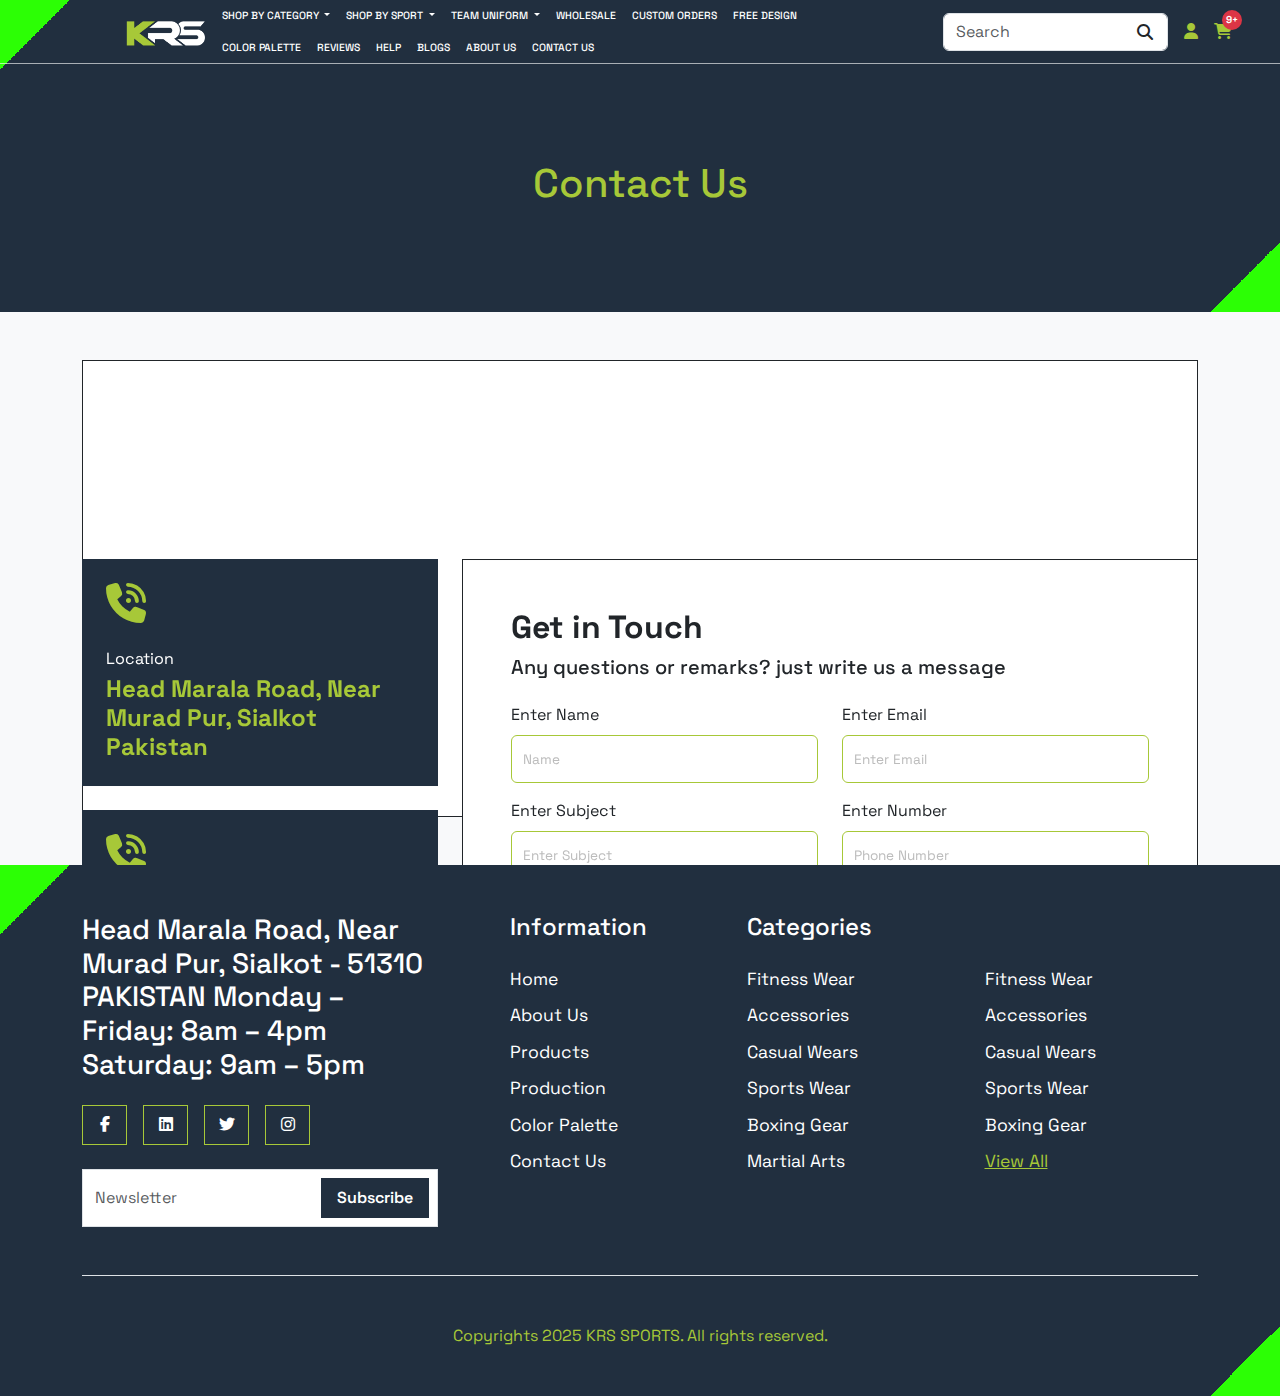
<file: contact.html>
<!DOCTYPE html>
<html lang="en">
  <head>
    <meta charset="UTF-8" />
    <meta name="viewport" content="width=device-width, initial-scale=1.0" />
    <title>Contact</title>
    <link rel="stylesheet" href="./assets/css/style.css" />
    <link rel="stylesheet" href="./assets/css/bootstrap.min.css" />
    <link rel="stylesheet" href="./assets/css/all.min.css" />
    <link rel="stylesheet" href="./assets/css/swiper.min.css" />
  </head>
  <body class="bg-light">
    <section class="position-relative headr-sec secondary-bg position-relative">
<header class="d-lg-flex justify-content-between align-items-center px-3 px-xl-5">
        <nav class="navbar navbar-expand-lg ps-lg-5">
             <a class="navbar-brand fs-4 text-white fw-bold" href="./index.html"
              ><img src="./assets/image/logo-01.png" width="80px" alt=""></a>
            <button
              class="navbar-toggler"
              type="button"
              data-bs-toggle="collapse"
              data-bs-target="#navbarSupportedContent"
              aria-controls="navbarSupportedContent"
              aria-expanded="false"
              aria-label="Toggle navigation"
            >
              <span class="text-white"><i class="fa-solid fa-bars"></i></span>
            </button>
            <div
              class="collapse navbar-collapse pt-4 pt-lg-0"
              id="navbarSupportedContent"
            >
              <ul class="navbar-nav ms-auto mb-2 mb-lg-0 gap-3 flex-wrap">
                <li class="nav-item dropdown">
                  <a
                    class="nav-link dropdown-toggle small text-uppercase"
                    href=""
                    id="navbarDropdown"
                    role="button"
                    data-bs-toggle="dropdown"
                    aria-expanded="true"
                  >
                    Shop by Category
                  </a>
                  <ul
                    class="dropdown-menu "
                    aria-labelledby="navbarDropdown"
                    data-bs-popper="none"
                  >
                    <div class="row row-cols-1 row-cols-md-2 row-cols-lg-3 row-cols-xl-4">
                      <div class="col mb-4">
                        <a href="./listing.html" class="category-item   d-block text-decoration-none secondary-text">
                            <div class="d-flex justify-content-between px-2 pt-2 fw-bold text-uppercase">Jersey <i class="fa-solid fa-arrow-right"></i></div>
                          <figure class="mb-0">
                            <img src="./assets/image/item1.webp" class=" " alt="">
                          </figure>
                        </a>
                      </div>
                      <div class="col mb-4">
                        <a href="./listing.html" class="category-item   d-block text-decoration-none secondary-text">
                          <div class="d-flex justify-content-between px-2 pt-2 fw-bold text-uppercase">Polos <i class="fa-solid fa-arrow-right"></i></div>
                          <figure class="mb-0">
                            <img src="./assets/image/polos.png" class=" " alt="">
                          </figure>
                        </a>
                      </div>
                      <div class="col mb-4">
                        <a href="./listing.html" class="category-item   d-block text-decoration-none secondary-text">
                          <div class="d-flex justify-content-between px-2 pt-2 fw-bold text-uppercase">Long Sleeves <i class="fa-solid fa-arrow-right"></i></div>
                          <figure class="mb-0">
                            <img src="./assets/image/item1.webp" class=" " alt="">
                          </figure>
                        </a>
                      </div>
                      <div class="col mb-4">
                        <a href="./listing.html" class="category-item   d-block text-decoration-none secondary-text">
                          <div class="d-flex justify-content-between px-2 pt-2 fw-bold text-uppercase">Sleeveless <i class="fa-solid fa-arrow-right"></i></div>
                          <figure class="mb-0">
                            <img src="./assets/image/item1.webp" class=" " alt="">
                          </figure>
                        </a>
                      </div>
                      <div class="col mb-4 mb-lg-0">
                        <a href="./listing.html" class="category-item   d-block text-decoration-none secondary-text">
                          <div class="d-flex justify-content-between px-2 pt-2 fw-bold text-uppercase">Tank tops <i class="fa-solid fa-arrow-right"></i></div>
                          <figure class="mb-0">
                            <img src="./assets/image/item1.webp" class=" " alt="">
                          </figure>
                        </a>
                      </div>
                      <div class="col mb-4 mb-lg-0">
                        <a href="./listing.html" class="category-item   d-block text-decoration-none secondary-text">
                          <div class="d-flex justify-content-between px-2 pt-2 fw-bold text-uppercase">hoddies <i class="fa-solid fa-arrow-right"></i></div>
                          <figure class="mb-0">
                            <img src="./assets/image/item1.webp" class=" " alt="">
                          </figure>
                        </a>
                      </div>
                      <div class="col mb-4 mb-lg-0">
                        <a href="./listing.html" class="category-item   d-block text-decoration-none secondary-text">
                          <div class="d-flex justify-content-between px-2 pt-2 fw-bold text-uppercase">hats <i class="fa-solid fa-arrow-right"></i></div>
                          <figure class="mb-0">
                            <img src="./assets/image/item1.webp" class=" " alt="">
                          </figure>
                        </a>
                      </div>
                      <div class="col mb-4 mb-lg-0">
                        <div class="view-all d-flex align-items-center h-100  ">
                          <a href="./listing.html" class="fw-bold text-uppercase text-decoration-none text-center d-inline-block w-100">
                            <i class="fa-solid fa-boxes-stacked fs-2 mb-3"></i> <br>
                            View All Categories
                          </a>
                        </div>
                      </div>
                    </div>
                    <!-- Add more services here as needed -->
                  </ul>
                </li>
                <li class="nav-item dropdown">
                  <a
                    class="nav-link dropdown-toggle small text-uppercase"
                    href=""
                    id="navbarDropdown"
                    role="button"
                    data-bs-toggle="dropdown"
                    aria-expanded="true"
                  >
                    Shop by sport
                  </a>
                  <ul
                    class="dropdown-menu "
                    aria-labelledby="navbarDropdown"
                    data-bs-popper="none"
                  >
                    <div class="row row-cols-1 row-cols-md-2 row-cols-lg-3 row-cols-xl-4">
                      <div class="col mb-4">
                        <a href="./listing.html" class="category-item   d-block text-decoration-none secondary-text">
                            <div class="d-flex justify-content-between px-2 pt-2 fw-bold text-uppercase">Jersey <i class="fa-solid fa-arrow-right"></i></div>
                          <figure class="mb-0">
                            <img src="./assets/image/item1.webp" class=" " alt="">
                          </figure>
                        </a>
                      </div>
                      <div class="col mb-4">
                        <a href="./listing.html" class="category-item   d-block text-decoration-none secondary-text">
                            <div class="d-flex justify-content-between px-2 pt-2 fw-bold text-uppercase">Jersey <i class="fa-solid fa-arrow-right"></i></div>
                          <figure class="mb-0">
                            <img src="./assets/image/item1.webp" class=" " alt="">
                          </figure>
                        </a>
                      </div>
                      <div class="col mb-4">
                        <a href="./listing.html" class="category-item   d-block text-decoration-none secondary-text">
                            <div class="d-flex justify-content-between px-2 pt-2 fw-bold text-uppercase">Jersey <i class="fa-solid fa-arrow-right"></i></div>
                          <figure class="mb-0">
                            <img src="./assets/image/item1.webp" class=" " alt="">
                          </figure>
                        </a>
                      </div>
                      <div class="col mb-4">
                        <a href="./listing.html" class="category-item   d-block text-decoration-none secondary-text">
                            <div class="d-flex justify-content-between px-2 pt-2 fw-bold text-uppercase">Jersey <i class="fa-solid fa-arrow-right"></i></div>
                          <figure class="mb-0">
                            <img src="./assets/image/item1.webp" class=" " alt="">
                          </figure>
                        </a>
                      </div>
                      <div class="col mb-4 mb-lg-0">
                        <a href="./listing.html" class="category-item   d-block text-decoration-none secondary-text">
                            <div class="d-flex justify-content-between px-2 pt-2 fw-bold text-uppercase">Jersey <i class="fa-solid fa-arrow-right"></i></div>
                          <figure class="mb-0">
                            <img src="./assets/image/item1.webp" class=" " alt="">
                          </figure>
                        </a>
                      </div>
                      <div class="col mb-4 mb-lg-0">
                        <a href="./listing.html" class="category-item   d-block text-decoration-none secondary-text">
                            <div class="d-flex justify-content-between px-2 pt-2 fw-bold text-uppercase">Jersey <i class="fa-solid fa-arrow-right"></i></div>
                          <figure class="mb-0">
                            <img src="./assets/image/item1.webp" class=" " alt="">
                          </figure>
                        </a>
                      </div>
                      <div class="col mb-4 mb-lg-0">
                        <a href="./listing.html" class="category-item   d-block text-decoration-none secondary-text">
                            <div class="d-flex justify-content-between px-2 pt-2 fw-bold text-uppercase">Jersey <i class="fa-solid fa-arrow-right"></i></div>
                          <figure class="mb-0">
                            <img src="./assets/image/item1.webp" class=" " alt="">
                          </figure>
                        </a>
                      </div>
                      <div class="col mb-4 mb-lg-0">
                        <div class="view-all d-flex align-items-center h-100  ">
                          <a href="./listing.html" class="fw-bold text-uppercase text-decoration-none text-center d-inline-block w-100">
                            <i class="fa-solid fa-boxes-stacked fs-2 mb-3"></i> <br>
                            View All Categories
                          </a>
                        </div>
                      </div>
                    </div>
                    <!-- Add more services here as needed -->
                  </ul>
                </li>
                <li class="nav-item dropdown">
                  <a
                    class="nav-link dropdown-toggle small text-uppercase"
                    href=""
                    id="navbarDropdown"
                    role="button"
                    data-bs-toggle="dropdown"
                    aria-expanded="true"
                  >
                    Team Uniform
                  </a>
                  <ul
                    class="dropdown-menu "
                    aria-labelledby="navbarDropdown"
                    data-bs-popper="none"
                  >
                    <div class="row row-cols-1 row-cols-md-2 row-cols-lg-3 row-cols-xl-4">
                      <div class="col mb-4">
                        <a href="./teamuniform.html" class="category-item   d-block text-decoration-none secondary-text">
                            <div class="d-flex justify-content-between px-2 pt-2 fw-bold text-uppercase">Basket Ball <i class="fa-solid fa-arrow-right"></i></div>
                          <figure class="mb-0">
                            <img src="./assets/image/item1.webp" class=" " alt="">
                          </figure>
                        </a>
                      </div>
                      <div class="col mb-4">
                        <a href="./teamuniform.html" class="category-item   d-block text-decoration-none secondary-text">
                            <div class="d-flex justify-content-between px-2 pt-2 fw-bold text-uppercase">Base Ball <i class="fa-solid fa-arrow-right"></i></div>
                          <figure class="mb-0">
                            <img src="./assets/image/item1.webp" class=" " alt="">
                          </figure>
                        </a>
                      </div>
                      <div class="col mb-4">
                        <a href="./teamuniform.html" class="category-item   d-block text-decoration-none secondary-text">
                            <div class="d-flex justify-content-between px-2 pt-2 fw-bold text-uppercase">Foot Ball <i class="fa-solid fa-arrow-right"></i></div>
                          <figure class="mb-0">
                            <img src="./assets/image/item1.webp" class=" " alt="">
                          </figure>
                        </a>
                      </div>
                      <div class="col mb-4">
                        <a href="./teamuniform.html" class="category-item   d-block text-decoration-none secondary-text">
                            <div class="d-flex justify-content-between px-2 pt-2 fw-bold text-uppercase">Soft Ball <i class="fa-solid fa-arrow-right"></i></div>
                          <figure class="mb-0">
                            <img src="./assets/image/item1.webp" class=" " alt="">
                          </figure>
                        </a>
                      </div>
                      <div class="col mb-4 mb-lg-0">
                        <a href="./teamuniform.html" class="category-item   d-block text-decoration-none secondary-text">
                            <div class="d-flex justify-content-between px-2 pt-2 fw-bold text-uppercase">Soccer <i class="fa-solid fa-arrow-right"></i></div>
                          <figure class="mb-0">
                            <img src="./assets/image/item1.webp" class=" " alt="">
                          </figure>
                        </a>
                      </div>
                      <div class="col mb-4 mb-lg-0">
                        <a href="./teamuniform.html" class="category-item   d-block text-decoration-none secondary-text">
                            <div class="d-flex justify-content-between px-2 pt-2 fw-bold text-uppercase">Volley Ball <i class="fa-solid fa-arrow-right"></i></div>
                          <figure class="mb-0">
                            <img src="./assets/image/item1.webp" class=" " alt="">
                          </figure>
                        </a>
                      </div>
                      <div class="col mb-4 mb-lg-0">
                        <a href="./teamuniform.html" class="category-item   d-block text-decoration-none secondary-text">
                            <div class="d-flex justify-content-between px-2 pt-2 fw-bold text-uppercase">Cricket <i class="fa-solid fa-arrow-right"></i></div>
                          <figure class="mb-0">
                            <img src="./assets/image/item1.webp" class=" " alt="">
                          </figure>
                        </a>
                      </div>
                      <div class="col mb-4 mb-lg-0">
                        <div class="view-all d-flex align-items-center h-100  ">
                          <a href="./listing.html" class="fw-bold text-uppercase text-decoration-none text-center d-inline-block w-100">
                            <i class="fa-solid fa-boxes-stacked fs-2 mb-3"></i> <br>
                            View All Categories
                          </a>
                        </div>
                      </div>
                    </div>
                    <!-- Add more services here as needed -->
                  </ul>
                </li>
                <li class="nav-item">
                  <a class="nav-link text-uppercase" href="./wholesale.html">Wholesale</a>
                </li>
                <li class="nav-item">
                  <a class="nav-link text-uppercase" href="">Custom Orders</a>
                </li>
                <li class="nav-item">
                  <a class="nav-link text-uppercase" href="">Free design</a>
                </li>
                <li class="nav-item">
                  <a class="nav-link text-uppercase" href="">color palette</a>
                </li>
                <li class="nav-item">
                  <a class="nav-link text-uppercase" href="./reviews.html">Reviews</a>
                </li>
                <li class="nav-item">
                  <a class="nav-link text-uppercase" href="./support.html">Help</a>
                </li>
                <li class="nav-item">
                  <a class="nav-link text-uppercase" href="./blogs.html">Blogs</a>
                </li>
                <li class="nav-item">
                  <a class="nav-link text-uppercase" href="./about.html">About us</a>
                </li>
                <li class="nav-item">
                  <a class="nav-link text-uppercase" href="./contact.html">contact us</a>
                </li>
              </ul>
              
            </div>
        </nav>
        <div class="form d-flex justify-content-center justify-content-lg-end align-items-center gap-3 mb-2 mb-lg-0">
          <form role="search" class="position-relative">
            <input class="form-control me-2" type="search" placeholder="Search" aria-label="Search">
            <i class="fa-solid fa-magnifying-glass icon"></i>
          </form>
<a href="" class="primary-text"><i class="fa-solid fa-user"></i></a>
<a href="" class="position-relative primary-text">
  <i class="fa-solid fa-cart-shopping"></i>
  <span class="position-absolute top-0 start-100 translate-middle badge rounded-pill bg-danger">
    9+
    <span class="visually-hidden">unread messages</span>
  </span>
</a>
        </div>
      </header>
      <section class="title py-5 position-relative">
        <div class="container">
         <h1 class="primary-text text-center py-lg-5">Contact Us</h1>
        </div>
      </section>
    </section>
    <section class="map my-5">
      <div class="container">
        <div class="bg-white p-4 border border-dark">
          <iframe src="https://www.google.com/maps/embed?pb=!1m18!1m12!1m3!1d3363.687802383953!2d74.50072587480147!3d32.53448419634265!2m3!1f0!2f0!3f0!3m2!1i1024!2i768!4f13.1!3m3!1m2!1s0x391ee9601dfda0a3%3A0xb48b75abd5955bec!2sHead%20Marala%20Rd%2C%20Pakistan!5e0!3m2!1sen!2s!4v1742927478154!5m2!1sen!2s" width="100%" height="400" style="line-height: 0;" allowfullscreen="" loading="lazy" referrerpolicy="no-referrer-when-downgrade"></iframe>
        </div>
      </div>
    </section>
    <section class="home-contact my-5">
      <div class="container">
        <div class="row">
          <div class="col-lg-5 col-xl-4">
            <div class="box p-3 p-xl-4 secondary-bg mb-4">
              <i class="fa-solid fa-phone-volume primary-text fs-1 mb-4"></i>
              <p class="mb-1 text-white">Location</p>
              <h4 class="primary-text fw-bold mb-0">Head Marala Road, Near Murad Pur, Sialkot Pakistan</h4>
            </div>
            <div class="box p-3 p-xl-4 secondary-bg mb-4">
              <i class="fa-solid fa-phone-volume primary-text fs-1 mb-4"></i>
              <p class="mb-1 text-white">Quick Question?</p>
              <h4 class="primary-text fw-bold mb-0">+92-333-8701160</h4>
            </div>
            <div class="box p-3 p-xl-4 secondary-bg mb-4 mb-lg-0">
              <i class="fa-solid fa-envelope-open-text primary-text fs-1 mb-4"></i>
              <p class="mb-1 text-white">Send Us Email</p>
              <h4 class="primary-text fw-bold mb-0">Fire4sports@gmail.com</h4>
            </div>
          </div>
          <div class="col-lg-7 col-xl-8">
            <div class="bg-white p-3 p-md-5 p-lg-3 p-xl-5 border border-dark">
              <div class="mb-4">
                <h2 class="fw-bold">Get in Touch</h2>
                <h5>Any questions or remarks? just write us a message</h5>
              </div>
              <form action="">
                <div class="row row-cols-1 row-cols-md-2">
                  <div class="col">
                    <div class="mb-3">
                      <label for="name" class="mb-2">Enter Name</label>
                      <input type="text" class="form-control" id="name" placeholder="Name" required>
                    </div>
                  </div>
                  <div class="col">
                    <div class="mb-3">
                      <label for="Email" class="mb-2">Enter Email</label>
                      <input type="email" class="form-control" id="Email" placeholder="Enter Email" required>
                    </div>
                  </div>
                  <div class="col">
                    <div class="mb-3">
                      <label for="subject" class="mb-2">Enter Subject</label>
                      <input type="text" class="form-control" id="Subject" placeholder="Enter Subject" required>
                    </div>
                  </div>
                  <div class="col">
                    <div class="mb-3">
                      <label for="Number" class="mb-2">Enter Number</label>
                      <input type="Number" class="form-control" id="Number" placeholder="Phone Number" required>
                    </div>
                  </div>
                </div>
                <div class="mb-3">
                  <label for="message" class="mb-2">Enter Message</label>
                  <textarea class="form-control" id="message" rows="3" placeholder="Enter Message"></textarea>
                </div>
                <button type="submit" class="primary-btn px-4 py-3">Send Message</button>
              </form>
            </div>
          </div>
        </div>
      </div>
    </section>

    <footer class="py-5 secondary-bg">
      <div class="container">
        <div class="row justify-content-between">
          <div class="col-lg-4">
            <h3 class="text-white">Head Marala Road, Near Murad Pur,
              Sialkot - 51310 PAKISTAN   Monday – Friday: 8am – 4pm Saturday: 9am – 5pm</h3>
              <div class="d-md-flex align-items-center gap-3 social-media mt-4">
                <a href="" class="text-white"><i class="fa-brands fa-facebook-f"></i></a>
                <a href="" class="text-white"><i class="fa-brands fa-linkedin"></i></a>
                <a href="" class="text-white"><i class="fa-brands fa-twitter"></i></a>
                <a href="" class="text-white"><i class="fa-brands fa-instagram"></i></a>
              </div>
              <div class="newsletter mt-4 position-relative">
                <input type="text" class="form-control py-3 rounded-0" placeholder="Newsletter">
                <button class="secondary-btn py-2 px-3">Subscribe</button>
              </div>
          </div>
          <div class="col-lg-2">
            <h4 class="text-white mb-4">Information</h4>
            <div class="links">
              <a href="" class="text-decoration-none d-block text-white">Home</a>
              <a href="" class="text-decoration-none d-block text-white">About Us</a>
              <a href="" class="text-decoration-none d-block text-white">Products</a>
              <a href="" class="text-decoration-none d-block text-white">Production</a>
              <a href="" class="text-decoration-none d-block text-white">Color Palette</a>
              <a href="" class="text-decoration-none d-block text-white">Contact Us</a>
            </div>
          </div>
          <div class="col-lg-5">
            <h4 class="text-white mb-4">Categories</h4>
            <div class="row row-cols-1 row-cols-md-2">
              <div class="col">
                <div class="links">
                  <a href="" class="text-decoration-none d-block text-white">Fitness Wear</a>
                  <a href="" class="text-decoration-none d-block text-white">Accessories</a>
                  <a href="" class="text-decoration-none d-block text-white">Casual Wears</a>
                  <a href="" class="text-decoration-none d-block text-white">Sports Wear</a>
                  <a href="" class="text-decoration-none d-block text-white">Boxing Gear</a>
                  <a href="" class="text-decoration-none d-block text-white">Martial Arts</a>
                </div>
              </div>
              <div class="col">
                <div class="links">
                  <a href="" class="text-decoration-none d-block text-white">Fitness Wear</a>
                  <a href="" class="text-decoration-none d-block text-white">Accessories</a>
                  <a href="" class="text-decoration-none d-block text-white">Casual Wears</a>
                  <a href="" class="text-decoration-none d-block text-white">Sports Wear</a>
                  <a href="" class="text-decoration-none d-block text-white">Boxing Gear</a>
                  <a href="" class="d-block primary-text">View All</a>
                </div>
              </div>
            </div>
          </div>
        </div>
        <div class="mt-5 border-top pt-5 text-center">
          <span class="primary-text">Copyrights 2025 KRS SPORTS. All rights reserved.</span>
        </div>
      </div>
    </footer>
    <script src="./assets/js/swiper.min.js"></script>
    <script src="./assets/js/script.js"></script>
    <script src="./assets/js/bootstrap.bundle.min.js"></script>
  </body>
</html>
</file>
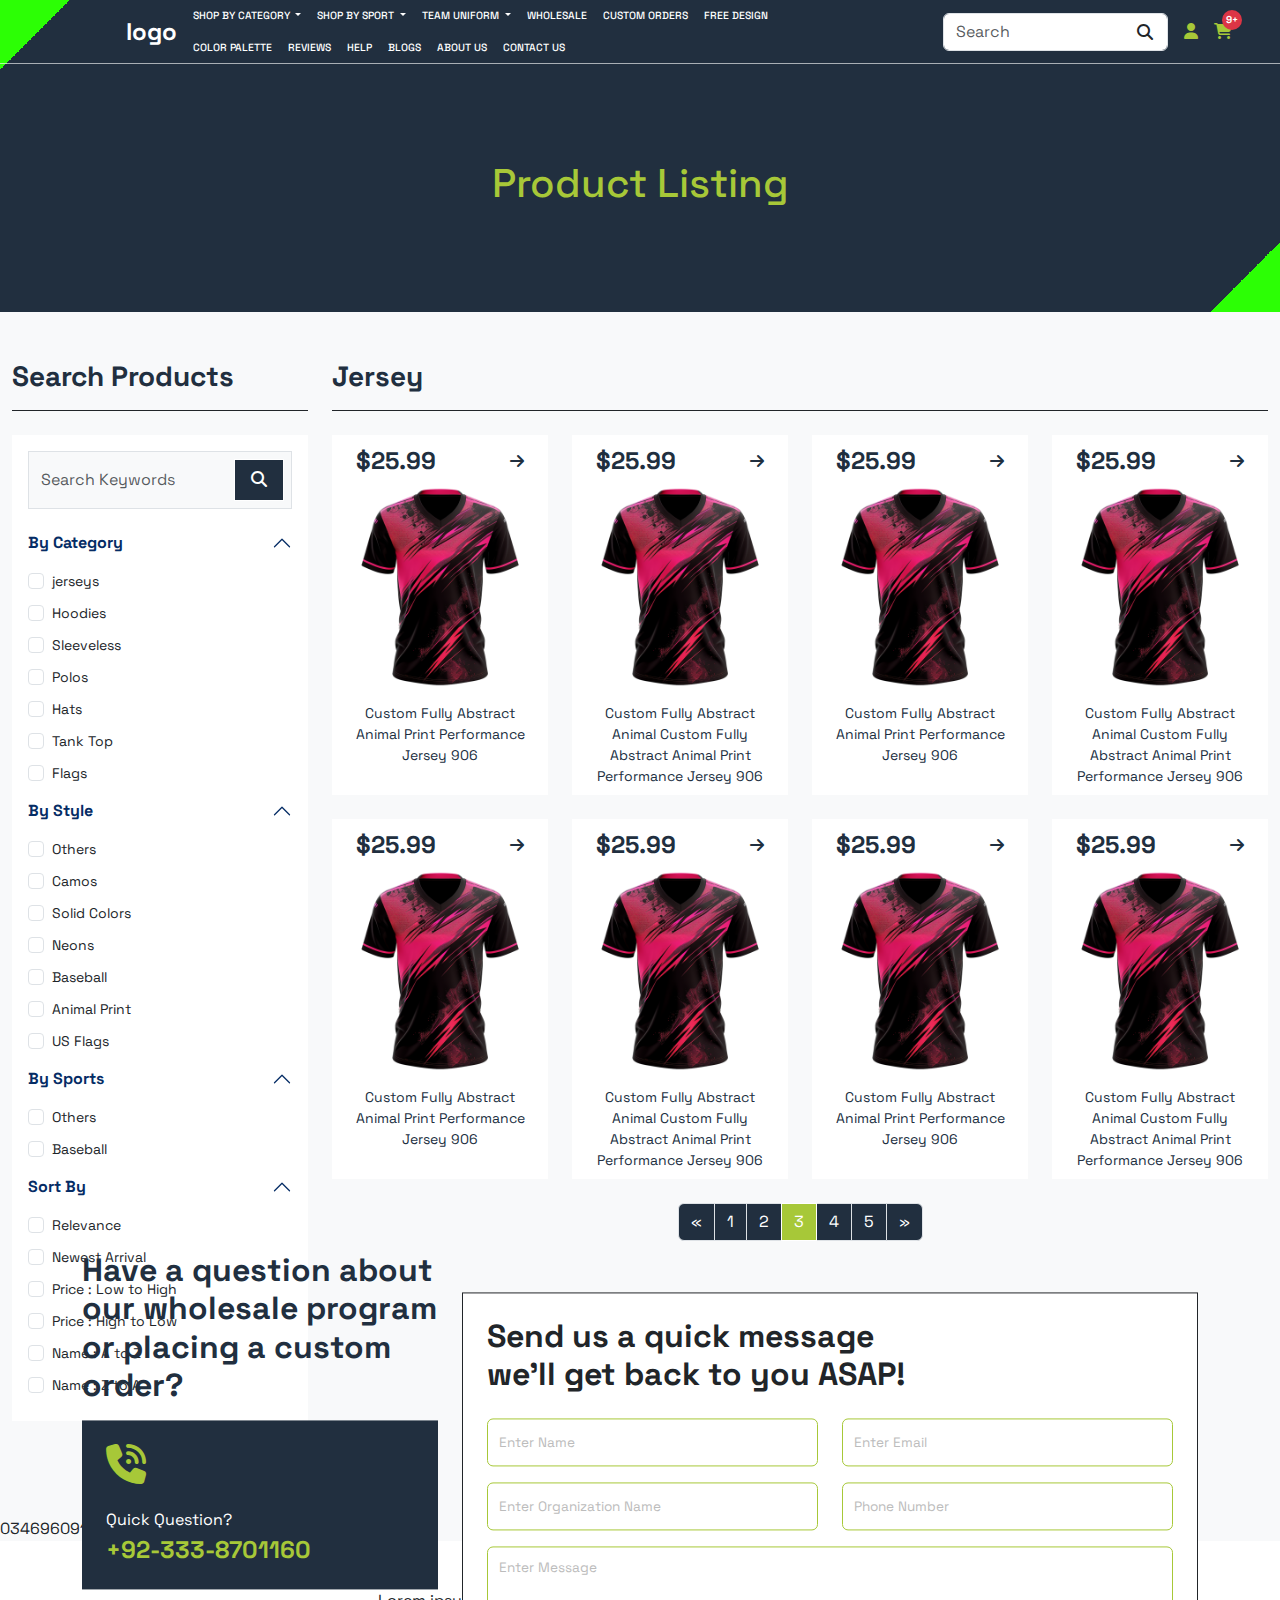
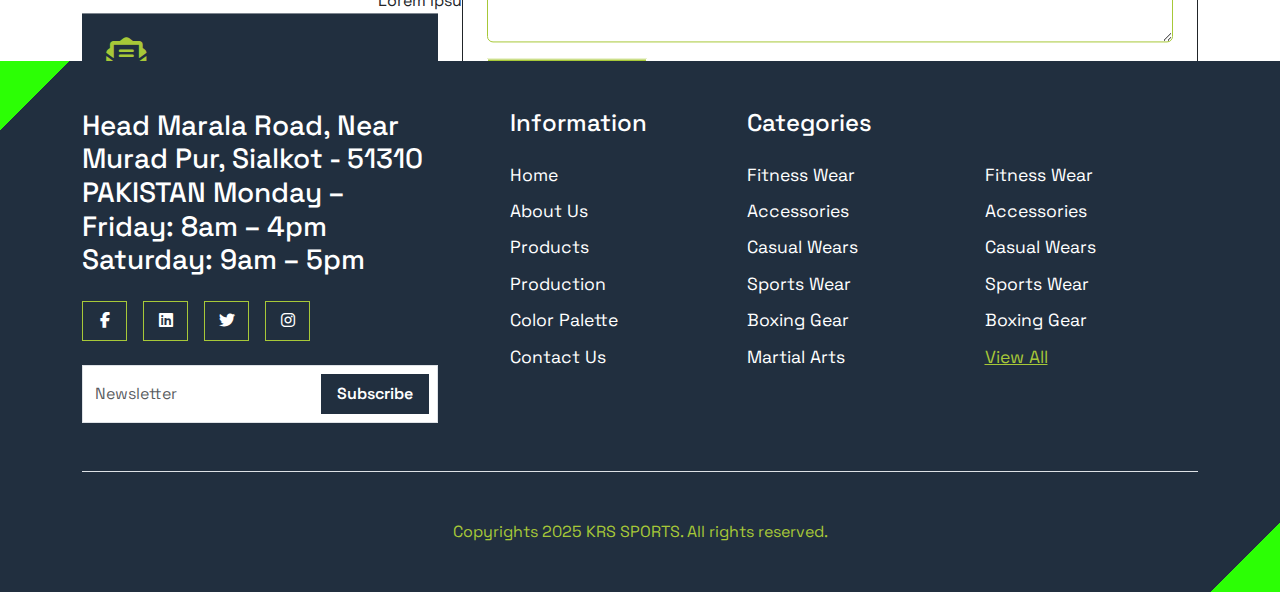
<file: listing.html>
<!DOCTYPE html>
<html lang="en">
  <head>
    <meta charset="UTF-8" />
    <meta name="viewport" content="width=device-width, initial-scale=1.0" />
    <title>Listing</title>
    <link rel="stylesheet" href="./assets/css/style.css" />
    <link rel="stylesheet" href="./assets/css/bootstrap.min.css" />
    <link rel="stylesheet" href="./assets/css/all.min.css" />
    <link rel="stylesheet" href="./assets/css/swiper.min.css" />
  </head>
  <body class="bg-light">
    <section class="position-relative headr-sec secondary-bg position-relative">
<header class="d-lg-flex justify-content-between align-items-center px-3 px-xl-5">
        <nav class="navbar navbar-expand-lg ps-lg-5">
            <a class="navbar-brand fs-4 text-white fw-bold" href="./index.html"
              >logo</a>
            <button
              class="navbar-toggler"
              type="button"
              data-bs-toggle="collapse"
              data-bs-target="#navbarSupportedContent"
              aria-controls="navbarSupportedContent"
              aria-expanded="false"
              aria-label="Toggle navigation"
            >
              <span class="text-white"><i class="fa-solid fa-bars"></i></span>
            </button>
            <div
              class="collapse navbar-collapse pt-4 pt-lg-0"
              id="navbarSupportedContent"
            >
              <ul class="navbar-nav ms-auto mb-2 mb-lg-0 gap-3 flex-wrap">
                <li class="nav-item dropdown">
                  <a
                    class="nav-link dropdown-toggle small text-uppercase"
                    href=""
                    id="navbarDropdown"
                    role="button"
                    data-bs-toggle="dropdown"
                    aria-expanded="true"
                  >
                    Shop by Category
                  </a>
                  <ul
                    class="dropdown-menu "
                    aria-labelledby="navbarDropdown"
                    data-bs-popper="none"
                  >
                    <div class="row row-cols-1 row-cols-md-2 row-cols-lg-3 row-cols-xl-4">
                      <div class="col mb-4">
                        <a href="./listing.html" class="category-item   d-block text-decoration-none secondary-text">
                            <div class="d-flex justify-content-between px-2 pt-2 fw-bold text-uppercase">Jersey <i class="fa-solid fa-arrow-right"></i></div>
                          <figure class="mb-0">
                            <img src="./assets/image/item1.webp" class=" " alt="">
                          </figure>
                        </a>
                      </div>
                      <div class="col mb-4">
                        <a href="./listing.html" class="category-item   d-block text-decoration-none secondary-text">
                          <div class="d-flex justify-content-between px-2 pt-2 fw-bold text-uppercase">Polos <i class="fa-solid fa-arrow-right"></i></div>
                          <figure class="mb-0">
                            <img src="./assets/image/polos.png" class=" " alt="">
                          </figure>
                        </a>
                      </div>
                      <div class="col mb-4">
                        <a href="./listing.html" class="category-item   d-block text-decoration-none secondary-text">
                          <div class="d-flex justify-content-between px-2 pt-2 fw-bold text-uppercase">Long Sleeves <i class="fa-solid fa-arrow-right"></i></div>
                          <figure class="mb-0">
                            <img src="./assets/image/item1.webp" class=" " alt="">
                          </figure>
                        </a>
                      </div>
                      <div class="col mb-4">
                        <a href="./listing.html" class="category-item   d-block text-decoration-none secondary-text">
                          <div class="d-flex justify-content-between px-2 pt-2 fw-bold text-uppercase">Sleeveless <i class="fa-solid fa-arrow-right"></i></div>
                          <figure class="mb-0">
                            <img src="./assets/image/item1.webp" class=" " alt="">
                          </figure>
                        </a>
                      </div>
                      <div class="col mb-4 mb-lg-0">
                        <a href="./listing.html" class="category-item   d-block text-decoration-none secondary-text">
                          <div class="d-flex justify-content-between px-2 pt-2 fw-bold text-uppercase">Tank tops <i class="fa-solid fa-arrow-right"></i></div>
                          <figure class="mb-0">
                            <img src="./assets/image/item1.webp" class=" " alt="">
                          </figure>
                        </a>
                      </div>
                      <div class="col mb-4 mb-lg-0">
                        <a href="./listing.html" class="category-item   d-block text-decoration-none secondary-text">
                          <div class="d-flex justify-content-between px-2 pt-2 fw-bold text-uppercase">hoddies <i class="fa-solid fa-arrow-right"></i></div>
                          <figure class="mb-0">
                            <img src="./assets/image/item1.webp" class=" " alt="">
                          </figure>
                        </a>
                      </div>
                      <div class="col mb-4 mb-lg-0">
                        <a href="./listing.html" class="category-item   d-block text-decoration-none secondary-text">
                          <div class="d-flex justify-content-between px-2 pt-2 fw-bold text-uppercase">hats <i class="fa-solid fa-arrow-right"></i></div>
                          <figure class="mb-0">
                            <img src="./assets/image/item1.webp" class=" " alt="">
                          </figure>
                        </a>
                      </div>
                      <div class="col mb-4 mb-lg-0">
                        <div class="view-all d-flex align-items-center h-100  ">
                          <a href="./listing.html" class="fw-bold text-uppercase text-decoration-none text-center d-inline-block w-100">
                            <i class="fa-solid fa-boxes-stacked fs-2 mb-3"></i> <br>
                            View All Categories
                          </a>
                        </div>
                      </div>
                    </div>
                    <!-- Add more services here as needed -->
                  </ul>
                </li>
                <li class="nav-item dropdown">
                  <a
                    class="nav-link dropdown-toggle small text-uppercase"
                    href=""
                    id="navbarDropdown"
                    role="button"
                    data-bs-toggle="dropdown"
                    aria-expanded="true"
                  >
                    Shop by sport
                  </a>
                  <ul
                    class="dropdown-menu "
                    aria-labelledby="navbarDropdown"
                    data-bs-popper="none"
                  >
                    <div class="row row-cols-1 row-cols-md-2 row-cols-lg-3 row-cols-xl-4">
                      <div class="col mb-4">
                        <a href="./listing.html" class="category-item   d-block text-decoration-none secondary-text">
                            <div class="d-flex justify-content-between px-2 pt-2 fw-bold text-uppercase">Jersey <i class="fa-solid fa-arrow-right"></i></div>
                          <figure class="mb-0">
                            <img src="./assets/image/item1.webp" class=" " alt="">
                          </figure>
                        </a>
                      </div>
                      <div class="col mb-4">
                        <a href="./listing.html" class="category-item   d-block text-decoration-none secondary-text">
                            <div class="d-flex justify-content-between px-2 pt-2 fw-bold text-uppercase">Jersey <i class="fa-solid fa-arrow-right"></i></div>
                          <figure class="mb-0">
                            <img src="./assets/image/item1.webp" class=" " alt="">
                          </figure>
                        </a>
                      </div>
                      <div class="col mb-4">
                        <a href="./listing.html" class="category-item   d-block text-decoration-none secondary-text">
                            <div class="d-flex justify-content-between px-2 pt-2 fw-bold text-uppercase">Jersey <i class="fa-solid fa-arrow-right"></i></div>
                          <figure class="mb-0">
                            <img src="./assets/image/item1.webp" class=" " alt="">
                          </figure>
                        </a>
                      </div>
                      <div class="col mb-4">
                        <a href="./listing.html" class="category-item   d-block text-decoration-none secondary-text">
                            <div class="d-flex justify-content-between px-2 pt-2 fw-bold text-uppercase">Jersey <i class="fa-solid fa-arrow-right"></i></div>
                          <figure class="mb-0">
                            <img src="./assets/image/item1.webp" class=" " alt="">
                          </figure>
                        </a>
                      </div>
                      <div class="col mb-4 mb-lg-0">
                        <a href="./listing.html" class="category-item   d-block text-decoration-none secondary-text">
                            <div class="d-flex justify-content-between px-2 pt-2 fw-bold text-uppercase">Jersey <i class="fa-solid fa-arrow-right"></i></div>
                          <figure class="mb-0">
                            <img src="./assets/image/item1.webp" class=" " alt="">
                          </figure>
                        </a>
                      </div>
                      <div class="col mb-4 mb-lg-0">
                        <a href="./listing.html" class="category-item   d-block text-decoration-none secondary-text">
                            <div class="d-flex justify-content-between px-2 pt-2 fw-bold text-uppercase">Jersey <i class="fa-solid fa-arrow-right"></i></div>
                          <figure class="mb-0">
                            <img src="./assets/image/item1.webp" class=" " alt="">
                          </figure>
                        </a>
                      </div>
                      <div class="col mb-4 mb-lg-0">
                        <a href="./listing.html" class="category-item   d-block text-decoration-none secondary-text">
                            <div class="d-flex justify-content-between px-2 pt-2 fw-bold text-uppercase">Jersey <i class="fa-solid fa-arrow-right"></i></div>
                          <figure class="mb-0">
                            <img src="./assets/image/item1.webp" class=" " alt="">
                          </figure>
                        </a>
                      </div>
                      <div class="col mb-4 mb-lg-0">
                        <div class="view-all d-flex align-items-center h-100  ">
                          <a href="./listing.html" class="fw-bold text-uppercase text-decoration-none text-center d-inline-block w-100">
                            <i class="fa-solid fa-boxes-stacked fs-2 mb-3"></i> <br>
                            View All Categories
                          </a>
                        </div>
                      </div>
                    </div>
                    <!-- Add more services here as needed -->
                  </ul>
                </li>
                <li class="nav-item dropdown">
                  <a
                    class="nav-link dropdown-toggle small text-uppercase"
                    href=""
                    id="navbarDropdown"
                    role="button"
                    data-bs-toggle="dropdown"
                    aria-expanded="true"
                  >
                    Team Uniform
                  </a>
                  <ul
                    class="dropdown-menu "
                    aria-labelledby="navbarDropdown"
                    data-bs-popper="none"
                  >
                    <div class="row row-cols-1 row-cols-md-2 row-cols-lg-3 row-cols-xl-4">
                      <div class="col mb-4">
                        <a href="./teamuniform.html" class="category-item   d-block text-decoration-none secondary-text">
                            <div class="d-flex justify-content-between px-2 pt-2 fw-bold text-uppercase">Basket Ball <i class="fa-solid fa-arrow-right"></i></div>
                          <figure class="mb-0">
                            <img src="./assets/image/item1.webp" class=" " alt="">
                          </figure>
                        </a>
                      </div>
                      <div class="col mb-4">
                        <a href="./teamuniform.html" class="category-item   d-block text-decoration-none secondary-text">
                            <div class="d-flex justify-content-between px-2 pt-2 fw-bold text-uppercase">Base Ball <i class="fa-solid fa-arrow-right"></i></div>
                          <figure class="mb-0">
                            <img src="./assets/image/item1.webp" class=" " alt="">
                          </figure>
                        </a>
                      </div>
                      <div class="col mb-4">
                        <a href="./teamuniform.html" class="category-item   d-block text-decoration-none secondary-text">
                            <div class="d-flex justify-content-between px-2 pt-2 fw-bold text-uppercase">Foot Ball <i class="fa-solid fa-arrow-right"></i></div>
                          <figure class="mb-0">
                            <img src="./assets/image/item1.webp" class=" " alt="">
                          </figure>
                        </a>
                      </div>
                      <div class="col mb-4">
                        <a href="./teamuniform.html" class="category-item   d-block text-decoration-none secondary-text">
                            <div class="d-flex justify-content-between px-2 pt-2 fw-bold text-uppercase">Soft Ball <i class="fa-solid fa-arrow-right"></i></div>
                          <figure class="mb-0">
                            <img src="./assets/image/item1.webp" class=" " alt="">
                          </figure>
                        </a>
                      </div>
                      <div class="col mb-4 mb-lg-0">
                        <a href="./teamuniform.html" class="category-item   d-block text-decoration-none secondary-text">
                            <div class="d-flex justify-content-between px-2 pt-2 fw-bold text-uppercase">Soccer <i class="fa-solid fa-arrow-right"></i></div>
                          <figure class="mb-0">
                            <img src="./assets/image/item1.webp" class=" " alt="">
                          </figure>
                        </a>
                      </div>
                      <div class="col mb-4 mb-lg-0">
                        <a href="./teamuniform.html" class="category-item   d-block text-decoration-none secondary-text">
                            <div class="d-flex justify-content-between px-2 pt-2 fw-bold text-uppercase">Volley Ball <i class="fa-solid fa-arrow-right"></i></div>
                          <figure class="mb-0">
                            <img src="./assets/image/item1.webp" class=" " alt="">
                          </figure>
                        </a>
                      </div>
                      <div class="col mb-4 mb-lg-0">
                        <a href="./teamuniform.html" class="category-item   d-block text-decoration-none secondary-text">
                            <div class="d-flex justify-content-between px-2 pt-2 fw-bold text-uppercase">Cricket <i class="fa-solid fa-arrow-right"></i></div>
                          <figure class="mb-0">
                            <img src="./assets/image/item1.webp" class=" " alt="">
                          </figure>
                        </a>
                      </div>
                      <div class="col mb-4 mb-lg-0">
                        <div class="view-all d-flex align-items-center h-100  ">
                          <a href="./listing.html" class="fw-bold text-uppercase text-decoration-none text-center d-inline-block w-100">
                            <i class="fa-solid fa-boxes-stacked fs-2 mb-3"></i> <br>
                            View All Categories
                          </a>
                        </div>
                      </div>
                    </div>
                    <!-- Add more services here as needed -->
                  </ul>
                </li>
                <li class="nav-item">
                  <a class="nav-link text-uppercase" href="./wholesale.html">Wholesale</a>
                </li>
                <li class="nav-item">
                  <a class="nav-link text-uppercase" href="">Custom Orders</a>
                </li>
                <li class="nav-item">
                  <a class="nav-link text-uppercase" href="">Free design</a>
                </li>
                <li class="nav-item">
                  <a class="nav-link text-uppercase" href="">color palette</a>
                </li>
                <li class="nav-item">
                  <a class="nav-link text-uppercase" href="./reviews.html">Reviews</a>
                </li>
                <li class="nav-item">
                  <a class="nav-link text-uppercase" href="./support.html">Help</a>
                </li>
                <li class="nav-item">
                  <a class="nav-link text-uppercase" href="./blogs.html">Blogs</a>
                </li>
                <li class="nav-item">
                  <a class="nav-link text-uppercase" href="./about.html">About us</a>
                </li>
                <li class="nav-item">
                  <a class="nav-link text-uppercase" href="./contact.html">contact us</a>
                </li>
              </ul>
              
            </div>
        </nav>
        <div class="form d-flex justify-content-center justify-content-lg-end align-items-center gap-3 mb-2 mb-lg-0">
          <form role="search" class="position-relative">
            <input class="form-control me-2" type="search" placeholder="Search" aria-label="Search">
            <i class="fa-solid fa-magnifying-glass icon"></i>
          </form>
<a href="" class="primary-text"><i class="fa-solid fa-user"></i></a>
<a href="" class="position-relative primary-text">
  <i class="fa-solid fa-cart-shopping"></i>
  <span class="position-absolute top-0 start-100 translate-middle badge rounded-pill bg-danger">
    9+
    <span class="visually-hidden">unread messages</span>
  </span>
</a>
        </div>
      </header>
      <section class="title py-5 position-relative">
        <div class="container">
         <h1 class="primary-text text-center py-lg-5">Product Listing</h1>
        </div>
      </section>
    </section>
 
    <section class="py-5 listing-sec position-relative">
      <div class="container-fluid">
        
        <div class="row">
          <div class="col-lg-4 col-xl-3">
            <div class="d-flex justify-content-between mb-4 pb-3 border-bottom border-dark align-items-center">
              <h3 class="mb-0 fw-bold secondary-text">Search Products</h3>
              <button class="secondary-btn py-2 px-3 d-lg-none" id="modal-btn"><i class="fa-solid fa-magnifying-glass"></i></button>
            </div>
            <div class="bg-white p-3 d-none d-lg-block" id="filter">
              <div class="searchbar position-relative">
                <input type="text" class="form-control py-3 rounded-0 bg-light" placeholder="Search Keywords">
                <button class="secondary-btn py-2 px-3"><i class="fa-solid fa-magnifying-glass"></i></button>
              </div>
              <div class="accordion mt-4 border-0" id="accordionPanelsStayOpenExample">
                <div class="accordion-item border-0">
                  <h2 class="accordion-header">
                    <button class="accordion-button fs-6 fw-bold p-0" type="button" data-bs-toggle="collapse" data-bs-target="#panelsStayOpen-Category" aria-expanded="true" aria-controls="panelsStayOpen-Category">
                      By Category
                    </button>
                  </h2>
                  <div id="panelsStayOpen-Category" class="accordion-collapse collapse show">
                    <div class="accordion-body px-0 pb-0 pt-3">
                      <div class="form-check mb-2">
                        <input class="form-check-input" type="checkbox" value="" id="jerseys">
                        <label class="form-check-label small small" for="jerseys">
                          jerseys
                        </label>
                      </div>
                      <div class="form-check mb-2">
                        <input class="form-check-input" type="checkbox" value="" id="Hoodies">
                        <label class="form-check-label small" for="Hoodies">
                          Hoodies
                        </label>
                      </div>
                      <div class="form-check mb-2">
                        <input class="form-check-input" type="checkbox" value="" id="Sleeveless">
                        <label class="form-check-label small" for="Sleeveless">
                          Sleeveless
                        </label>
                      </div>
                      <div class="form-check mb-2">
                        <input class="form-check-input" type="checkbox" value="" id="Polos">
                        <label class="form-check-label small" for="Polos">
                          Polos
                        </label>
                      </div>
                      <div class="form-check mb-2">
                        <input class="form-check-input" type="checkbox" value="" id="Hats">
                        <label class="form-check-label small" for="Hats">
                          Hats
                        </label>
                      </div>
                      <div class="form-check mb-2">
                        <input class="form-check-input" type="checkbox" value="" id="Tank">
                        <label class="form-check-label small" for="Tank">
                          Tank Top
                        </label>
                      </div>
                      <div class="form-check mb-2">
                        <input class="form-check-input" type="checkbox" value="" id="Flags">
                        <label class="form-check-label small" for="Flags">
                          Flags
                        </label>
                      </div>
                     </div>
                  </div>
                </div>
                <div class="accordion-item border-0 mt-3">
                  <h2 class="accordion-header">
                    <button class="accordion-button fs-6 fw-bold p-0" type="button" data-bs-toggle="collapse" data-bs-target="#panelsStayOpen-Style" aria-expanded="false" aria-controls="panelsStayOpen-Style">
                      By Style
                    </button>
                  </h2>
                  <div id="panelsStayOpen-Style" class="accordion-collapse collapse show">
                    <div class="accordion-body px-0 pb-0 pt-3">
                      <div class="form-check mb-2">
                        <input class="form-check-input" type="checkbox" value="" id="Others">
                        <label class="form-check-label small" for="Others">
                          Others
                        </label>
                      </div>
                      <div class="form-check mb-2">
                        <input class="form-check-input" type="checkbox" value="" id="Camos">
                        <label class="form-check-label small" for="Camos">
                          Camos
                        </label>
                      </div>
                      <div class="form-check mb-2">
                        <input class="form-check-input" type="checkbox" value="" id="Colors">
                        <label class="form-check-label small" for="Colors">
                          Solid Colors
                        </label>
                      </div>
                      <div class="form-check mb-2">
                        <input class="form-check-input" type="checkbox" value="" id="Neons">
                        <label class="form-check-label small" for="Neons">
                          Neons
                        </label>
                      </div>
                      <div class="form-check mb-2">
                        <input class="form-check-input" type="checkbox" value="" id="Baseball">
                        <label class="form-check-label small" for="Baseball">
                          Baseball
                        </label>
                      </div>
                      <div class="form-check mb-2">
                        <input class="form-check-input" type="checkbox" value="" id="Animal">
                        <label class="form-check-label small" for="Animal">
                          Animal Print
                        </label>
                      </div>
                      <div class="form-check mb-2">
                        <input class="form-check-input" type="checkbox" value="" id="US">
                        <label class="form-check-label small" for="US">
                          US Flags
                        </label>
                      </div>
                     </div>
                  </div>
                </div>
                <div class="accordion-item border-0 mt-3">
                  <h2 class="accordion-header">
                    <button class="accordion-button fs-6 fw-bold p-0" type="button" data-bs-toggle="collapse" data-bs-target="#panelsStayOpen-Sports" aria-expanded="false" aria-controls="panelsStayOpen-Sports">
                      By Sports
                    </button>
                  </h2>
                  <div id="panelsStayOpen-Sports" class="accordion-collapse collapse show">
                    <div class="accordion-body px-0 pb-0 pt-3">
                      <div class="form-check mb-2">
                        <input class="form-check-input" type="checkbox" value="" id="sportOthers">
                        <label class="form-check-label small" for="sportOthers">
                          Others
                        </label>
                      </div>
                      <div class="form-check mb-2">
                        <input class="form-check-input" type="checkbox" value="" id="sportBaseball">
                        <label class="form-check-label small" for="sportBaseball">
                          Baseball
                        </label>
                      </div>
                     </div>
                  </div>
                </div>
                <div class="accordion-item border-0 mt-3">
                  <h2 class="accordion-header">
                    <button class="accordion-button fs-6 fw-bold p-0" type="button" data-bs-toggle="collapse" data-bs-target="#panelsStayOpen-Sort" aria-expanded="false" aria-controls="panelsStayOpen-Sort">
                      Sort By
                    </button>
                  </h2>
                  <div id="panelsStayOpen-Sort" class="accordion-collapse collapse show">
                    <div class="accordion-body px-0 pb-0 pt-3">
                      <div class="form-check mb-2">
                        <input class="form-check-input" type="checkbox" value="" id="Relevance">
                        <label class="form-check-label small" for="Relevance">
                          Relevance
                        </label>
                      </div>
                      <div class="form-check mb-2">
                        <input class="form-check-input" type="checkbox" value="" id="Newest">
                        <label class="form-check-label small" for="Newest">
                          Newest Arrival
                        </label>
                      </div>
                      <div class="form-check mb-2">
                        <input class="form-check-input" type="checkbox" value="" id="pricelh">
                        <label class="form-check-label small" for="pricelh">
                          Price : Low to High
                        </label>
                      </div>
                      <div class="form-check mb-2">
                        <input class="form-check-input" type="checkbox" value="" id="pricehl">
                        <label class="form-check-label small" for="pricehl">
                          Price : High to Low
                        </label>
                      </div>
                      <div class="form-check mb-2">
                        <input class="form-check-input" type="checkbox" value="" id="nameaz">
                        <label class="form-check-label small" for="nameaz">
                          Name : A to Z
                        </label>
                      </div>
                      <div class="form-check mb-2">
                        <input class="form-check-input" type="checkbox" value="" id="nameza">
                        <label class="form-check-label small" for="nameza">
                          Name : Z to A
                        </label>
                      </div>
                     </div>
                  </div>
                </div>
              </div>
            </div>
            
          </div>
          <div class="col-lg-8 col-xl-9">
            <div class=" mb-4 pb-3 border-bottom border-dark">
              <h3 class="mb-0 fw-bold secondary-text">Jersey</h3>
            </div>
            <div class="row row-cols-1 row-cols-md-2 row-cols-xl-4">
              <div class="col mb-4">
                <a href="./product-detail.html" class="cat-item bg-white  d-block text-decoration-none secondary-text">
                  <div class="d-flex justify-content-between px-4 pt-2 fw-bold text-uppercase fs-4 align-items-center">$25.99 <i class="fa-solid fa-arrow-right fs-6"></i></div>
                  <figure class="mb-0">
                    <img src="./assets/image/item1.webp" class=" " alt="">
                  </figure>
                  <p class="px-3 small text-center my-2">Custom Fully Abstract Animal Print Performance Jersey 906</p>
                </a>
              </div>
              <div class="col mb-4">
                <a href="./product-detail.html" class="cat-item bg-white  d-block text-decoration-none secondary-text">
                  <div class="d-flex justify-content-between px-4 pt-2 fw-bold text-uppercase fs-4 align-items-center">$25.99 <i class="fa-solid fa-arrow-right fs-6"></i></div>
                  <figure class="mb-0">
                    <img src="./assets/image/item1.webp" class=" " alt="">
                  </figure>
                  <p class="px-3 small text-center my-2">Custom Fully Abstract Animal Custom Fully Abstract Animal Print Performance Jersey 906</p>
                </a>
              </div>
              <div class="col mb-4">
                <a href="./product-detail.html" class="cat-item bg-white  d-block text-decoration-none secondary-text">
                  <div class="d-flex justify-content-between px-4 pt-2 fw-bold text-uppercase fs-4 align-items-center">$25.99 <i class="fa-solid fa-arrow-right fs-6"></i></div>
                  <figure class="mb-0">
                    <img src="./assets/image/item1.webp" class=" " alt="">
                  </figure>
                  <p class="px-3 small text-center my-2">Custom Fully Abstract Animal Print Performance Jersey 906</p>
                </a>
              </div>
              <div class="col mb-4">
                <a href="./product-detail.html" class="cat-item bg-white  d-block text-decoration-none secondary-text">
                  <div class="d-flex justify-content-between px-4 pt-2 fw-bold text-uppercase fs-4 align-items-center">$25.99 <i class="fa-solid fa-arrow-right fs-6"></i></div>
                  <figure class="mb-0">
                    <img src="./assets/image/item1.webp" class=" " alt="">
                  </figure>
                  <p class="px-3 small text-center my-2">Custom Fully Abstract Animal Custom Fully Abstract Animal Print Performance Jersey 906</p>
                </a>
              </div>
              <div class="col mb-4">
                <a href="./product-detail.html" class="cat-item bg-white  d-block text-decoration-none secondary-text">
                  <div class="d-flex justify-content-between px-4 pt-2 fw-bold text-uppercase fs-4 align-items-center">$25.99 <i class="fa-solid fa-arrow-right fs-6"></i></div>
                  <figure class="mb-0">
                    <img src="./assets/image/item1.webp" class=" " alt="">
                  </figure>
                  <p class="px-3 small text-center my-2">Custom Fully Abstract Animal Print Performance Jersey 906</p>
                </a>
              </div>
              <div class="col mb-4">
                <a href="./product-detail.html" class="cat-item bg-white  d-block text-decoration-none secondary-text">
                  <div class="d-flex justify-content-between px-4 pt-2 fw-bold text-uppercase fs-4 align-items-center">$25.99 <i class="fa-solid fa-arrow-right fs-6"></i></div>
                  <figure class="mb-0">
                    <img src="./assets/image/item1.webp" class=" " alt="">
                  </figure>
                  <p class="px-3 small text-center my-2">Custom Fully Abstract Animal Custom Fully Abstract Animal Print Performance Jersey 906</p>
                </a>
              </div>
              <div class="col mb-4">
                <a href="./product-detail.html" class="cat-item bg-white  d-block text-decoration-none secondary-text">
                  <div class="d-flex justify-content-between px-4 pt-2 fw-bold text-uppercase fs-4 align-items-center">$25.99 <i class="fa-solid fa-arrow-right fs-6"></i></div>
                  <figure class="mb-0">
                    <img src="./assets/image/item1.webp" class=" " alt="">
                  </figure>
                  <p class="px-3 small text-center my-2">Custom Fully Abstract Animal Print Performance Jersey 906</p>
                </a>
              </div>
              <div class="col mb-4">
                <a href="./product-detail.html" class="cat-item bg-white  d-block text-decoration-none secondary-text">
                  <div class="d-flex justify-content-between px-4 pt-2 fw-bold text-uppercase fs-4 align-items-center">$25.99 <i class="fa-solid fa-arrow-right fs-6"></i></div>
                  <figure class="mb-0">
                    <img src="./assets/image/item1.webp" class=" " alt="">
                  </figure>
                  <p class="px-3 small text-center my-2">Custom Fully Abstract Animal Custom Fully Abstract Animal Print Performance Jersey 906</p>
                </a>
              </div>
            </div>
            <nav aria-label="Page navigation example mt-5">
              <ul class="pagination justify-content-center">
                <li class="page-item">
                  <a class="page-link" href="#" aria-label="Previous">
                    <span aria-hidden="true">&laquo;</span>
                  </a>
                </li>
                <li class="page-item"><a class="page-link" href="#">1</a></li>
                <li class="page-item"><a class="page-link" href="#">2</a></li>
                <li class="page-item"><a class="page-link active" href="#">3</a></li>
                <li class="page-item"><a class="page-link" href="#">4</a></li>
                <li class="page-item"><a class="page-link" href="#">5</a></li>
                <li class="page-item">
                  <a class="page-link" href="#" aria-label="Next">
                    <span aria-hidden="true">&raquo;</span>
                  </a>
                </li>
              </ul>
            </nav>
          </div>
        </div>
        <!-- Modal (Only for Mobile) -->
<div class="modal fade" id="filterModal" tabindex="-1" aria-labelledby="filterModalLabel" aria-hidden="true">
  <div class="modal-dialog">
    <div class="modal-content">
      <div class="modal-header">
        <h5 class="modal-title fw-bold secondary-text">Search Products</h5>
        <button type="button" class="btn-close" data-bs-dismiss="modal" aria-label="Close"></button>
      </div>
      <div class="modal-body">
        <div id="filter-mobile"></div> <!-- This will hold the cloned filter content -->
      </div>
    </div>
  </div>
</div>
      </div>
    </section>
    <section class="home-contact my-5" id="wholesaleform">
      <div class="container">
        <div class="row align-items-center">
          <div class="col-lg-5 col-xl-4">
            <h2 class="mb-3 fw-bold secondary-text ">Have a question about our wholesale program or placing a custom order? </h2>
            <div class="box p-3 p-xl-4 secondary-bg mb-4">
              <i class="fa-solid fa-phone-volume primary-text fs-1 mb-4"></i>
              <p class="mb-1 text-white">Quick Question?</p>
              <h4 class="primary-text fw-bold mb-0">+92-333-8701160</h4>
            </div>
            <div class="box p-3 p-xl-4 secondary-bg mb-4 mb-lg-0">
              <i class="fa-solid fa-envelope-open-text primary-text fs-1 mb-4"></i>
              <p class="mb-1 text-white">Send Us Email</p>
              <h4 class="primary-text fw-bold mb-0">Fire4sports@gmail.com</h4>
            </div>
          </div>
          <div class="col-lg-7 col-xl-8">
            <div class="bg-white p-4 border border-dark">
              <div class="mb-4">
                <h2 class="mb-0 mb-md-0 fw-bold">Send us a quick message <br>
                  we'll get back to you ASAP! </h2>
              </div>
              <form action="">
                <div class="row row-cols-1 row-cols-md-2">
                  <div class="col">
                    <div class="mb-3">
                      <input type="text" class="form-control" id="name" placeholder="Enter Name" required>
                    </div>
                  </div>
                  <div class="col">
                    <div class="mb-3">
                      <input type="email" class="form-control" id="Email" placeholder="Enter Email" required>
                    </div>
                  </div>
                  <div class="col">
                    <div class="mb-3">
                      <input type="text" class="form-control" id="Subject" placeholder="Enter Organization Name" required>
                    </div>
                  </div>
                  <div class="col">
                    <div class="mb-3">
                      <input type="Number" class="form-control" id="Number" placeholder="Phone Number" required>
                    </div>
                  </div>
                </div>
                <div class="mb-3">
                  <textarea class="form-control" id="message" rows="3" placeholder="Enter Message"></textarea>
                </div>
                <button type="submit" class="primary-btn px-4 py-3">Send Message</button>
              </form>
            </div>
          </div>
        </div>
      </div>
    </section>

    03469609133
    <section class="bg-white p-5">
      <p class="mb-0 text-center">Lorem ipsum dolor sit, amet consectetur adipisicing elit. Porro, fugit!</p>
    </section>
    
    <footer class="py-5 secondary-bg">
      <div class="container">
        <div class="row justify-content-between">
          <div class="col-lg-4">
            <h3 class="text-white">Head Marala Road, Near Murad Pur,
              Sialkot - 51310 PAKISTAN   Monday – Friday: 8am – 4pm Saturday: 9am – 5pm</h3>
              <div class="d-md-flex align-items-center gap-3 social-media mt-4">
                <a href="" class="text-white"><i class="fa-brands fa-facebook-f"></i></a>
                <a href="" class="text-white"><i class="fa-brands fa-linkedin"></i></a>
                <a href="" class="text-white"><i class="fa-brands fa-twitter"></i></a>
                <a href="" class="text-white"><i class="fa-brands fa-instagram"></i></a>
              </div>
              <div class="newsletter mt-4 position-relative">
                <input type="text" class="form-control py-3 rounded-0" placeholder="Newsletter">
                <button class="secondary-btn py-2 px-3">Subscribe</button>
              </div>
          </div>
          <div class="col-lg-2">
            <h4 class="text-white mb-4">Information</h4>
            <div class="links">
              <a href="" class="text-decoration-none d-block text-white">Home</a>
              <a href="" class="text-decoration-none d-block text-white">About Us</a>
              <a href="" class="text-decoration-none d-block text-white">Products</a>
              <a href="" class="text-decoration-none d-block text-white">Production</a>
              <a href="" class="text-decoration-none d-block text-white">Color Palette</a>
              <a href="" class="text-decoration-none d-block text-white">Contact Us</a>
            </div>
          </div>
          <div class="col-lg-5">
            <h4 class="text-white mb-4">Categories</h4>
            <div class="row row-cols-1 row-cols-md-2">
              <div class="col">
                <div class="links">
                  <a href="" class="text-decoration-none d-block text-white">Fitness Wear</a>
                  <a href="" class="text-decoration-none d-block text-white">Accessories</a>
                  <a href="" class="text-decoration-none d-block text-white">Casual Wears</a>
                  <a href="" class="text-decoration-none d-block text-white">Sports Wear</a>
                  <a href="" class="text-decoration-none d-block text-white">Boxing Gear</a>
                  <a href="" class="text-decoration-none d-block text-white">Martial Arts</a>
                </div>
              </div>
              <div class="col">
                <div class="links">
                  <a href="" class="text-decoration-none d-block text-white">Fitness Wear</a>
                  <a href="" class="text-decoration-none d-block text-white">Accessories</a>
                  <a href="" class="text-decoration-none d-block text-white">Casual Wears</a>
                  <a href="" class="text-decoration-none d-block text-white">Sports Wear</a>
                  <a href="" class="text-decoration-none d-block text-white">Boxing Gear</a>
                  <a href="" class="d-block primary-text">View All</a>
                </div>
              </div>
            </div>
          </div>
        </div>
        <div class="mt-5 border-top pt-5 text-center">
          <span class="primary-text">Copyrights 2025 KRS SPORTS. All rights reserved.</span>
        </div>
      </div>
    </footer>
    <script src="./assets/js/swiper.min.js"></script>
    <script src="./assets/js/script.js"></script>
    <script src="./assets/js/bootstrap.bundle.min.js"></script>
  </body>
</html>
</file>
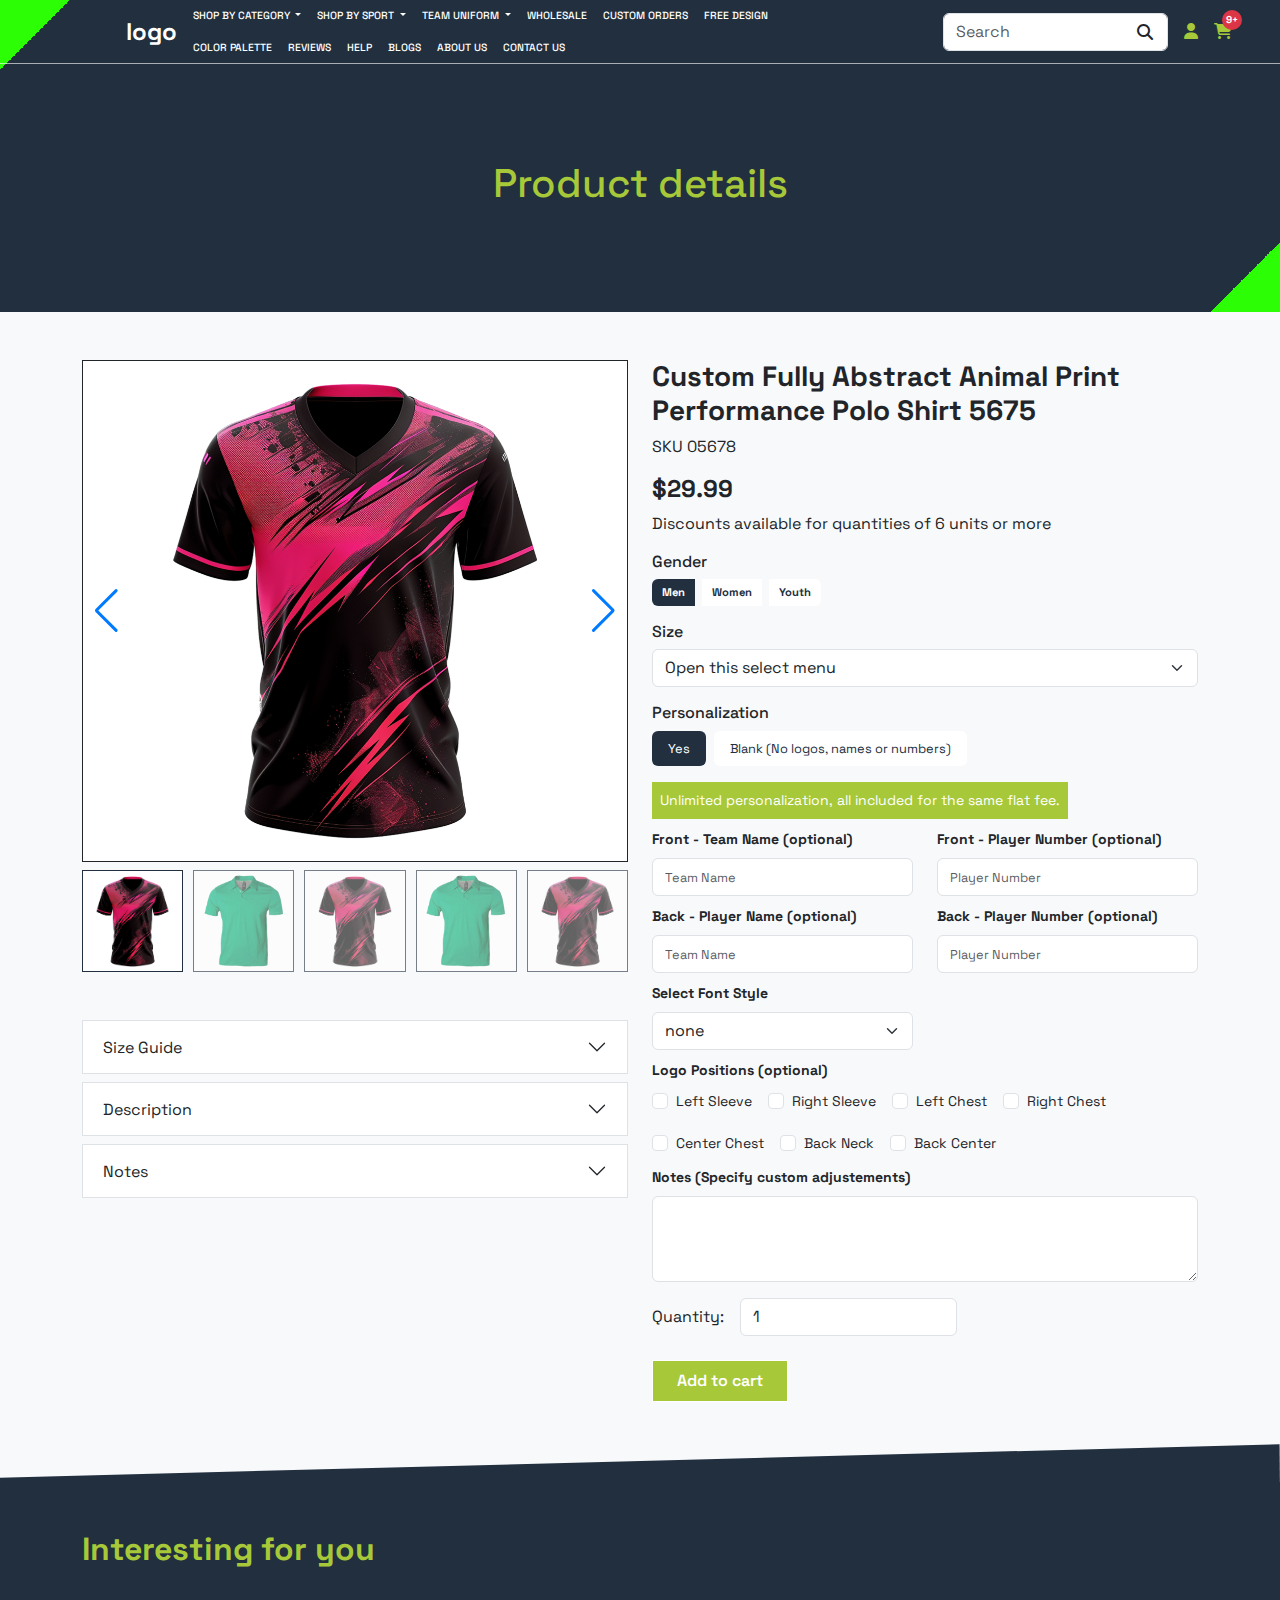
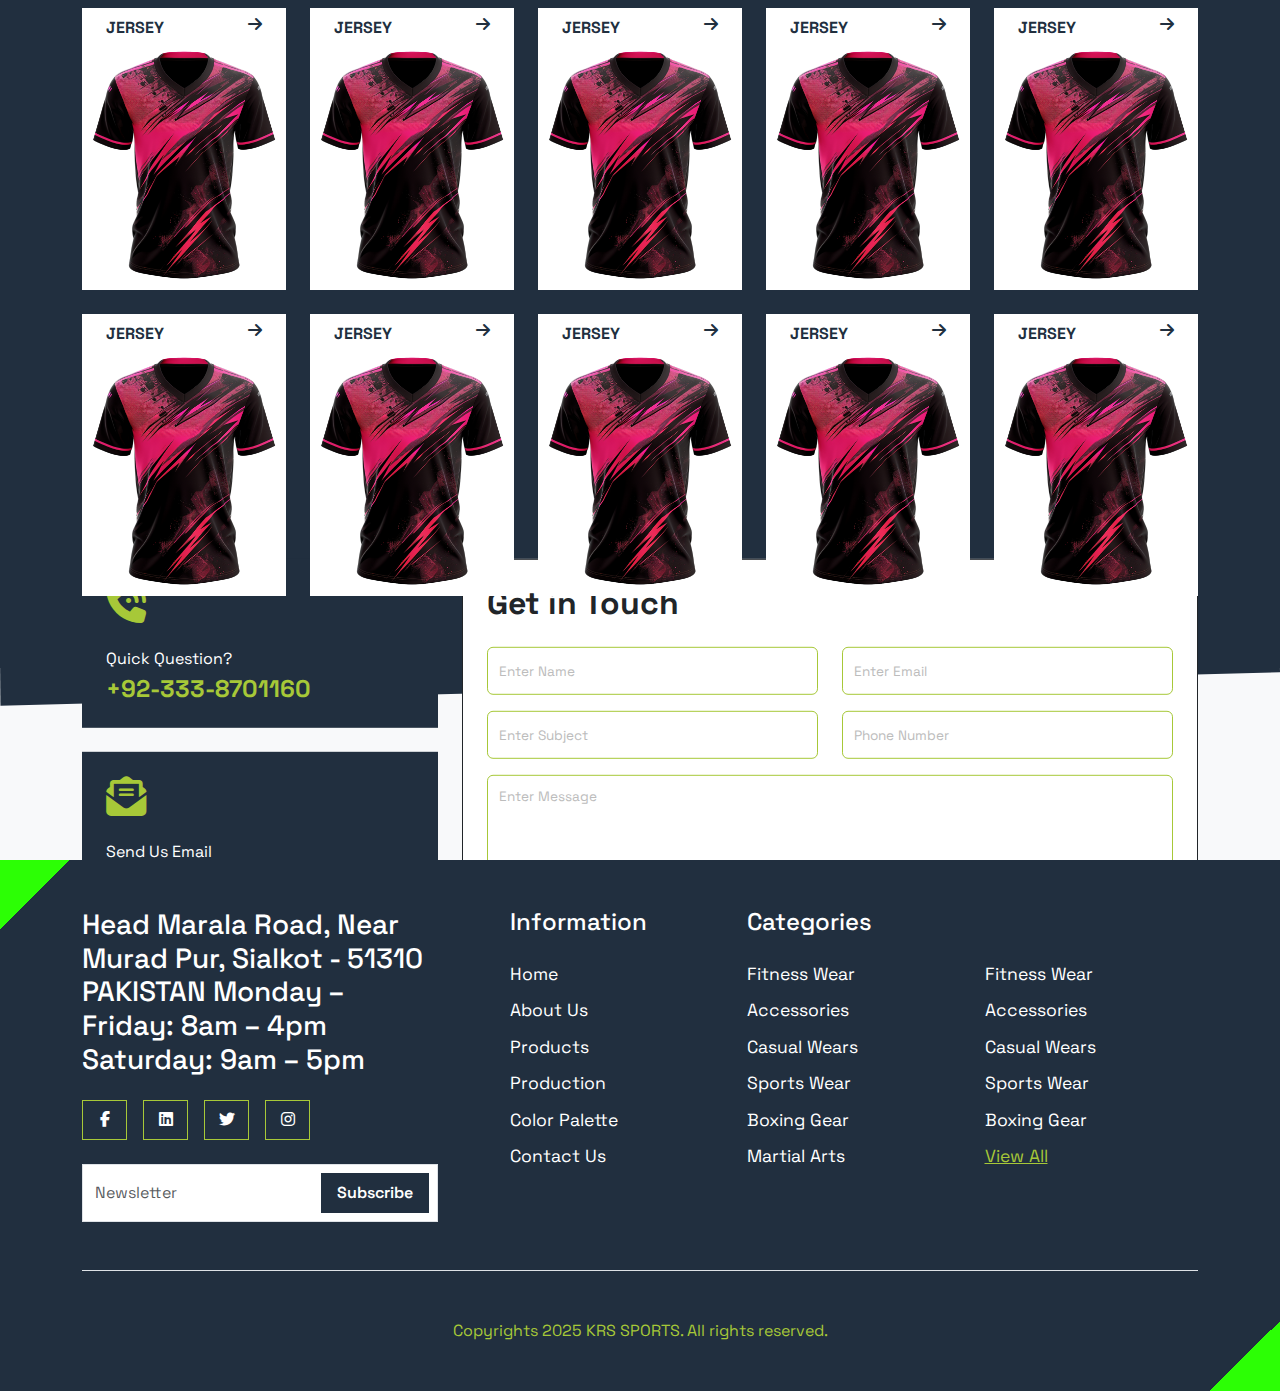
<file: product-detail.html>
<!DOCTYPE html>
<html lang="en">
  <head>
    <meta charset="UTF-8" />
    <meta name="viewport" content="width=device-width, initial-scale=1.0" />
    <title>Product Details</title>
    <link rel="stylesheet" href="./assets/css/style.css" />
    <link rel="stylesheet" href="./assets/css/bootstrap.min.css" />
    <link rel="stylesheet" href="./assets/css/all.min.css" />
    <link rel="stylesheet" href="./assets/css/swiper.min.css" />
  </head>
  <body class="bg-light">
    <section class="position-relative headr-sec secondary-bg position-relative">
<header class="d-lg-flex justify-content-between align-items-center px-3 px-xl-5">
        <nav class="navbar navbar-expand-lg ps-lg-5">
            <a class="navbar-brand fs-4 text-white fw-bold" href="./index.html"
              >logo</a>
            <button
              class="navbar-toggler"
              type="button"
              data-bs-toggle="collapse"
              data-bs-target="#navbarSupportedContent"
              aria-controls="navbarSupportedContent"
              aria-expanded="false"
              aria-label="Toggle navigation"
            >
              <span class="text-white"><i class="fa-solid fa-bars"></i></span>
            </button>
            <div
              class="collapse navbar-collapse pt-4 pt-lg-0"
              id="navbarSupportedContent"
            >
              <ul class="navbar-nav ms-auto mb-2 mb-lg-0 gap-3 flex-wrap">
                <li class="nav-item dropdown">
                  <a
                    class="nav-link dropdown-toggle small text-uppercase"
                    href=""
                    id="navbarDropdown"
                    role="button"
                    data-bs-toggle="dropdown"
                    aria-expanded="true"
                  >
                    Shop by Category
                  </a>
                  <ul
                    class="dropdown-menu "
                    aria-labelledby="navbarDropdown"
                    data-bs-popper="none"
                  >
                    <div class="row row-cols-1 row-cols-md-2 row-cols-lg-3 row-cols-xl-4">
                      <div class="col mb-4">
                        <a href="./listing.html" class="category-item   d-block text-decoration-none secondary-text">
                            <div class="d-flex justify-content-between px-2 pt-2 fw-bold text-uppercase">Jersey <i class="fa-solid fa-arrow-right"></i></div>
                          <figure class="mb-0">
                            <img src="./assets/image/item1.webp" class=" " alt="">
                          </figure>
                        </a>
                      </div>
                      <div class="col mb-4">
                        <a href="./listing.html" class="category-item   d-block text-decoration-none secondary-text">
                          <div class="d-flex justify-content-between px-2 pt-2 fw-bold text-uppercase">Polos <i class="fa-solid fa-arrow-right"></i></div>
                          <figure class="mb-0">
                            <img src="./assets/image/polos.png" class=" " alt="">
                          </figure>
                        </a>
                      </div>
                      <div class="col mb-4">
                        <a href="./listing.html" class="category-item   d-block text-decoration-none secondary-text">
                          <div class="d-flex justify-content-between px-2 pt-2 fw-bold text-uppercase">Long Sleeves <i class="fa-solid fa-arrow-right"></i></div>
                          <figure class="mb-0">
                            <img src="./assets/image/item1.webp" class=" " alt="">
                          </figure>
                        </a>
                      </div>
                      <div class="col mb-4">
                        <a href="./listing.html" class="category-item   d-block text-decoration-none secondary-text">
                          <div class="d-flex justify-content-between px-2 pt-2 fw-bold text-uppercase">Sleeveless <i class="fa-solid fa-arrow-right"></i></div>
                          <figure class="mb-0">
                            <img src="./assets/image/item1.webp" class=" " alt="">
                          </figure>
                        </a>
                      </div>
                      <div class="col mb-4 mb-lg-0">
                        <a href="./listing.html" class="category-item   d-block text-decoration-none secondary-text">
                          <div class="d-flex justify-content-between px-2 pt-2 fw-bold text-uppercase">Tank tops <i class="fa-solid fa-arrow-right"></i></div>
                          <figure class="mb-0">
                            <img src="./assets/image/item1.webp" class=" " alt="">
                          </figure>
                        </a>
                      </div>
                      <div class="col mb-4 mb-lg-0">
                        <a href="./listing.html" class="category-item   d-block text-decoration-none secondary-text">
                          <div class="d-flex justify-content-between px-2 pt-2 fw-bold text-uppercase">hoddies <i class="fa-solid fa-arrow-right"></i></div>
                          <figure class="mb-0">
                            <img src="./assets/image/item1.webp" class=" " alt="">
                          </figure>
                        </a>
                      </div>
                      <div class="col mb-4 mb-lg-0">
                        <a href="./listing.html" class="category-item   d-block text-decoration-none secondary-text">
                          <div class="d-flex justify-content-between px-2 pt-2 fw-bold text-uppercase">hats <i class="fa-solid fa-arrow-right"></i></div>
                          <figure class="mb-0">
                            <img src="./assets/image/item1.webp" class=" " alt="">
                          </figure>
                        </a>
                      </div>
                      <div class="col mb-4 mb-lg-0">
                        <div class="view-all d-flex align-items-center h-100  ">
                          <a href="./listing.html" class="fw-bold text-uppercase text-decoration-none text-center d-inline-block w-100">
                            <i class="fa-solid fa-boxes-stacked fs-2 mb-3"></i> <br>
                            View All Categories
                          </a>
                        </div>
                      </div>
                    </div>
                    <!-- Add more services here as needed -->
                  </ul>
                </li>
                <li class="nav-item dropdown">
                  <a
                    class="nav-link dropdown-toggle small text-uppercase"
                    href=""
                    id="navbarDropdown"
                    role="button"
                    data-bs-toggle="dropdown"
                    aria-expanded="true"
                  >
                    Shop by sport
                  </a>
                  <ul
                    class="dropdown-menu "
                    aria-labelledby="navbarDropdown"
                    data-bs-popper="none"
                  >
                    <div class="row row-cols-1 row-cols-md-2 row-cols-lg-3 row-cols-xl-4">
                      <div class="col mb-4">
                        <a href="./listing.html" class="category-item   d-block text-decoration-none secondary-text">
                            <div class="d-flex justify-content-between px-2 pt-2 fw-bold text-uppercase">Jersey <i class="fa-solid fa-arrow-right"></i></div>
                          <figure class="mb-0">
                            <img src="./assets/image/item1.webp" class=" " alt="">
                          </figure>
                        </a>
                      </div>
                      <div class="col mb-4">
                        <a href="./listing.html" class="category-item   d-block text-decoration-none secondary-text">
                            <div class="d-flex justify-content-between px-2 pt-2 fw-bold text-uppercase">Jersey <i class="fa-solid fa-arrow-right"></i></div>
                          <figure class="mb-0">
                            <img src="./assets/image/item1.webp" class=" " alt="">
                          </figure>
                        </a>
                      </div>
                      <div class="col mb-4">
                        <a href="./listing.html" class="category-item   d-block text-decoration-none secondary-text">
                            <div class="d-flex justify-content-between px-2 pt-2 fw-bold text-uppercase">Jersey <i class="fa-solid fa-arrow-right"></i></div>
                          <figure class="mb-0">
                            <img src="./assets/image/item1.webp" class=" " alt="">
                          </figure>
                        </a>
                      </div>
                      <div class="col mb-4">
                        <a href="./listing.html" class="category-item   d-block text-decoration-none secondary-text">
                            <div class="d-flex justify-content-between px-2 pt-2 fw-bold text-uppercase">Jersey <i class="fa-solid fa-arrow-right"></i></div>
                          <figure class="mb-0">
                            <img src="./assets/image/item1.webp" class=" " alt="">
                          </figure>
                        </a>
                      </div>
                      <div class="col mb-4 mb-lg-0">
                        <a href="./listing.html" class="category-item   d-block text-decoration-none secondary-text">
                            <div class="d-flex justify-content-between px-2 pt-2 fw-bold text-uppercase">Jersey <i class="fa-solid fa-arrow-right"></i></div>
                          <figure class="mb-0">
                            <img src="./assets/image/item1.webp" class=" " alt="">
                          </figure>
                        </a>
                      </div>
                      <div class="col mb-4 mb-lg-0">
                        <a href="./listing.html" class="category-item   d-block text-decoration-none secondary-text">
                            <div class="d-flex justify-content-between px-2 pt-2 fw-bold text-uppercase">Jersey <i class="fa-solid fa-arrow-right"></i></div>
                          <figure class="mb-0">
                            <img src="./assets/image/item1.webp" class=" " alt="">
                          </figure>
                        </a>
                      </div>
                      <div class="col mb-4 mb-lg-0">
                        <a href="./listing.html" class="category-item   d-block text-decoration-none secondary-text">
                            <div class="d-flex justify-content-between px-2 pt-2 fw-bold text-uppercase">Jersey <i class="fa-solid fa-arrow-right"></i></div>
                          <figure class="mb-0">
                            <img src="./assets/image/item1.webp" class=" " alt="">
                          </figure>
                        </a>
                      </div>
                      <div class="col mb-4 mb-lg-0">
                        <div class="view-all d-flex align-items-center h-100  ">
                          <a href="./listing.html" class="fw-bold text-uppercase text-decoration-none text-center d-inline-block w-100">
                            <i class="fa-solid fa-boxes-stacked fs-2 mb-3"></i> <br>
                            View All Categories
                          </a>
                        </div>
                      </div>
                    </div>
                    <!-- Add more services here as needed -->
                  </ul>
                </li>
                <li class="nav-item dropdown">
                  <a
                    class="nav-link dropdown-toggle small text-uppercase"
                    href=""
                    id="navbarDropdown"
                    role="button"
                    data-bs-toggle="dropdown"
                    aria-expanded="true"
                  >
                    Team Uniform
                  </a>
                  <ul
                    class="dropdown-menu "
                    aria-labelledby="navbarDropdown"
                    data-bs-popper="none"
                  >
                    <div class="row row-cols-1 row-cols-md-2 row-cols-lg-3 row-cols-xl-4">
                      <div class="col mb-4">
                        <a href="./teamuniform.html" class="category-item   d-block text-decoration-none secondary-text">
                            <div class="d-flex justify-content-between px-2 pt-2 fw-bold text-uppercase">Basket Ball <i class="fa-solid fa-arrow-right"></i></div>
                          <figure class="mb-0">
                            <img src="./assets/image/item1.webp" class=" " alt="">
                          </figure>
                        </a>
                      </div>
                      <div class="col mb-4">
                        <a href="./teamuniform.html" class="category-item   d-block text-decoration-none secondary-text">
                            <div class="d-flex justify-content-between px-2 pt-2 fw-bold text-uppercase">Base Ball <i class="fa-solid fa-arrow-right"></i></div>
                          <figure class="mb-0">
                            <img src="./assets/image/item1.webp" class=" " alt="">
                          </figure>
                        </a>
                      </div>
                      <div class="col mb-4">
                        <a href="./teamuniform.html" class="category-item   d-block text-decoration-none secondary-text">
                            <div class="d-flex justify-content-between px-2 pt-2 fw-bold text-uppercase">Foot Ball <i class="fa-solid fa-arrow-right"></i></div>
                          <figure class="mb-0">
                            <img src="./assets/image/item1.webp" class=" " alt="">
                          </figure>
                        </a>
                      </div>
                      <div class="col mb-4">
                        <a href="./teamuniform.html" class="category-item   d-block text-decoration-none secondary-text">
                            <div class="d-flex justify-content-between px-2 pt-2 fw-bold text-uppercase">Soft Ball <i class="fa-solid fa-arrow-right"></i></div>
                          <figure class="mb-0">
                            <img src="./assets/image/item1.webp" class=" " alt="">
                          </figure>
                        </a>
                      </div>
                      <div class="col mb-4 mb-lg-0">
                        <a href="./teamuniform.html" class="category-item   d-block text-decoration-none secondary-text">
                            <div class="d-flex justify-content-between px-2 pt-2 fw-bold text-uppercase">Soccer <i class="fa-solid fa-arrow-right"></i></div>
                          <figure class="mb-0">
                            <img src="./assets/image/item1.webp" class=" " alt="">
                          </figure>
                        </a>
                      </div>
                      <div class="col mb-4 mb-lg-0">
                        <a href="./teamuniform.html" class="category-item   d-block text-decoration-none secondary-text">
                            <div class="d-flex justify-content-between px-2 pt-2 fw-bold text-uppercase">Volley Ball <i class="fa-solid fa-arrow-right"></i></div>
                          <figure class="mb-0">
                            <img src="./assets/image/item1.webp" class=" " alt="">
                          </figure>
                        </a>
                      </div>
                      <div class="col mb-4 mb-lg-0">
                        <a href="./teamuniform.html" class="category-item   d-block text-decoration-none secondary-text">
                            <div class="d-flex justify-content-between px-2 pt-2 fw-bold text-uppercase">Cricket <i class="fa-solid fa-arrow-right"></i></div>
                          <figure class="mb-0">
                            <img src="./assets/image/item1.webp" class=" " alt="">
                          </figure>
                        </a>
                      </div>
                      <div class="col mb-4 mb-lg-0">
                        <div class="view-all d-flex align-items-center h-100  ">
                          <a href="./listing.html" class="fw-bold text-uppercase text-decoration-none text-center d-inline-block w-100">
                            <i class="fa-solid fa-boxes-stacked fs-2 mb-3"></i> <br>
                            View All Categories
                          </a>
                        </div>
                      </div>
                    </div>
                    <!-- Add more services here as needed -->
                  </ul>
                </li>
                <li class="nav-item">
                  <a class="nav-link text-uppercase" href="./wholesale.html">Wholesale</a>
                </li>
                <li class="nav-item">
                  <a class="nav-link text-uppercase" href="">Custom Orders</a>
                </li>
                <li class="nav-item">
                  <a class="nav-link text-uppercase" href="">Free design</a>
                </li>
                <li class="nav-item">
                  <a class="nav-link text-uppercase" href="">color palette</a>
                </li>
                <li class="nav-item">
                  <a class="nav-link text-uppercase" href="./reviews.html">Reviews</a>
                </li>
                <li class="nav-item">
                  <a class="nav-link text-uppercase" href="./support.html">Help</a>
                </li>
                <li class="nav-item">
                  <a class="nav-link text-uppercase" href="./blogs.html">Blogs</a>
                </li>
                <li class="nav-item">
                  <a class="nav-link text-uppercase" href="./about.html">About us</a>
                </li>
                <li class="nav-item">
                  <a class="nav-link text-uppercase" href="./contact.html">contact us</a>
                </li>
              </ul>
              
            </div>
        </nav>
        <div class="form d-flex justify-content-center justify-content-lg-end align-items-center gap-3 mb-2 mb-lg-0">
          <form role="search" class="position-relative">
            <input class="form-control me-2" type="search" placeholder="Search" aria-label="Search">
            <i class="fa-solid fa-magnifying-glass icon"></i>
          </form>
<a href="" class="primary-text"><i class="fa-solid fa-user"></i></a>
<a href="" class="position-relative primary-text">
  <i class="fa-solid fa-cart-shopping"></i>
  <span class="position-absolute top-0 start-100 translate-middle badge rounded-pill bg-danger">
    9+
    <span class="visually-hidden">unread messages</span>
  </span>
</a>
        </div>
      </header>
      <section class="title py-5 position-relative">
        <div class="container">
         <h1 class="primary-text text-center py-lg-5">Product details</h1>
        </div>
      </section>
    </section>
    <section class="product-details my-5">
        <div class="container">
            <div class="row row-cols-1 row-cols-lg-2">
                <div class="col mb-4"> 
                <div class="slider-sec mb-5">
                    <div class="swiper myProduct2 bg-white border border-dark">
                        <div class="swiper-wrapper">
                            <div class="swiper-slide">
                              <img src="./assets/image/item1.webp" />
                                
                            </div>
                            <div class="swiper-slide">
                              <img src="./assets/image/polos.png" />
                              
                            </div>
                            <div class="swiper-slide">
                              <img src="./assets/image/item1.webp" />
                                
                            </div>
                            <div class="swiper-slide">
                              <img src="./assets/image/polos.png" />
                              
                            </div>
                            <div class="swiper-slide">
                              <img src="./assets/image/item1.webp" />
                                
                            </div>
                            <div class="swiper-slide">
                              <img src="./assets/image/polos.png" />
                              
                            </div>
                        </div>
                        <div class="swiper-button-next"></div>
                        <div class="swiper-button-prev"></div>
                    </div>
                      <div thumbsSlider="" class="swiper myProduct mt-2">
                        <div class="swiper-wrapper">
                          <div class="swiper-slide">
                            <img src="./assets/image/item1.webp" />
                          </div>
                          <div class="swiper-slide">
                            <img src="./assets/image/polos.png" />
                          </div>
                          <div class="swiper-slide">
                            <img src="./assets/image/item1.webp" />
                          </div>
                          <div class="swiper-slide">
                            <img src="./assets/image/polos.png" />
                          </div>
                          <div class="swiper-slide">
                            <img src="./assets/image/item1.webp" />
                          </div>
                          <div class="swiper-slide">
                            <img src="./assets/image/polos.png" />
                          </div>
                        </div>
                      </div>
                </div>
                <div class="detail-accordion">
                  <div class="accordion border-0" id="accordionExample">
                    <div class="accordion-item border mb-2 rounded-0">
                      <h2 class="accordion-header">
                        <button class="accordion-button collapsed rounded-0" type="button" data-bs-toggle="collapse" data-bs-target="#collapseOne" aria-expanded="false" aria-controls="collapseOne">
                          Size Guide
                        </button>
                      </h2>
                      <div id="collapseOne" class="accordion-collapse collapse" data-bs-parent="#accordionExample">
                        <div class="accordion-body">
                          <img src="./assets/image/siz1.jpg" width="100%" alt="">
                         </div>
                      </div>
                    </div>
                    <div class="accordion-item border mb-2 rounded-0">
                      <h2 class="accordion-header">
                        <button class="accordion-button collapsed" type="button" data-bs-toggle="collapse" data-bs-target="#collapseTwo" aria-expanded="false" aria-controls="collapseTwo">
                          Description
                        </button>
                      </h2>
                      <div id="collapseTwo" class="accordion-collapse collapse" data-bs-parent="#accordionExample">
                        <div class="accordion-body">
                        <ul class="ps-3">
                          <li class="small mb-3">Lorem ipsum dolor sit amet consectetur adipisicing elit. Eum similique veritatis exercitationem ut, voluptatibus nam! Obcaecati magni dolorem itaque perspiciatis.</li>
                          <li class="small mb-3">Lorem ipsum dolor sit amet consectetur adipisicing elit. Eum similique veritatis exercitationem ut, voluptatibus nam! Obcaecati magni dolorem itaque perspiciatis.</li>
                          <li class="small mb-3">Lorem ipsum dolor sit amet consectetur adipisicing elit. Eum similique veritatis exercitationem ut, voluptatibus nam! Obcaecati magni dolorem itaque perspiciatis.</li>
                          <li class="small">Lorem ipsum dolor sit amet consectetur adipisicing elit. Eum similique veritatis exercitationem ut, voluptatibus nam! Obcaecati magni dolorem itaque perspiciatis.</li>
                        </ul>  
                        </div>
                      </div>
                    </div>
                    <div class="accordion-item border rounded-0">
                      <h2 class="accordion-header">
                        <button class="accordion-button collapsed" type="button" data-bs-toggle="collapse" data-bs-target="#collapseThree" aria-expanded="false" aria-controls="collapseThree">
                          Notes
                        </button>
                      </h2>
                      <div id="collapseThree" class="accordion-collapse collapse" data-bs-parent="#accordionExample">
                        <div class="accordion-body">
                          <div class="mb-2 border-bottom pb-2">
                            <h6 class="mb-1">Turnaround time</h6>
                            <p class="small mb-0 ">
                              Lorem ipsum, dolor sit amet consectetur adipisicing elit. Consequatur atque dolorem at, necessitatibus in illo tenetur possimus adipisci veritatis dicta!
                            </p>
                          </div>
                          <div class="mb-2 border-bottom pb-2">
                            <h6 class="mb-1">Turnaround time</h6>
                            <p class="small mb-0 ">
                              Lorem ipsum, dolor sit amet consectetur adipisicing elit. Consequatur atque dolorem at, necessitatibus in illo tenetur possimus adipisci veritatis dicta!
                            </p>
                          </div>
                          <div class="mb-2 border-bottom pb-2">
                            <h6 class="mb-1">Turnaround time</h6>
                            <p class="small mb-0 ">
                              Lorem ipsum, dolor sit amet consectetur adipisicing elit. Consequatur atque dolorem at, necessitatibus in illo tenetur possimus adipisci veritatis dicta!
                            </p>
                          </div>
                          <div class="mb-2 border-bottom pb-2">
                            <h6 class="mb-1">Turnaround time</h6>
                            <p class="small mb-0 ">
                              Lorem ipsum, dolor sit amet consectetur adipisicing elit. Consequatur atque dolorem at, necessitatibus in illo tenetur possimus adipisci veritatis dicta!
                            </p>
                          </div>
                          <div class="mb-2 border-bottom pb-2">
                            <h6 class="mb-1">Turnaround time</h6>
                            <p class="small mb-0 ">
                              Lorem ipsum, dolor sit amet consectetur adipisicing elit. Consequatur atque dolorem at, necessitatibus in illo tenetur possimus adipisci veritatis dicta!
                            </p>
                          </div>
                        </div>
                      </div>
                    </div>
                  </div>
                </div>
                </div>
                <div class="col">
                  <div class="details">
                    <h2 class="fs-3 fw-bold">
                      Custom Fully Abstract Animal Print Performance Polo Shirt 5675
                    </h2>
                    <p>SKU 05678</p>
                    <h4 class="fw-bold">$29.99</h4>
                    <p>Discounts available for quantities of 6 units or more</p>
                    <h5 class="fs-6">Gender</h5>
                    <div class="btn-group mb-3 gap-2 rounded-0" role="group" aria-label="Basic radio toggle button group">
                      <input type="radio" class="btn-check" name="btnradio" id="Men" autocomplete="off" checked>
                      <label class="btn btn-outline-primary" for="Men">Men</label>
                    
                      <input type="radio" class="btn-check" name="btnradio" id="Women" autocomplete="off">
                      <label class="btn btn-outline-primary" for="Women">Women</label>
                    
                      <input type="radio" class="btn-check" name="btnradio" id="Youth" autocomplete="off">
                      <label class="btn btn-outline-primary" for="Youth">Youth</label>
                    </div>
                    <h6>Size</h6>
                    <div class="mb-3">
                      <select class="form-select" aria-label="Default select example">
                        <option selected>Open this select menu</option>
                        <option value="1">One</option>
                        <option value="2">Two</option>
                        <option value="3">Three</option>
                      </select>
                    </div>
                    <h6>Personalization</h6>
                    <ul class="nav nav-pills mb-3 gap-2" id="pills-tab" role="tablist">
                      <li class="nav-item" role="presentation">
                        <button class="nav-link active" id="pills-yes-tab" data-bs-toggle="pill" data-bs-target="#pills-yes" type="button" role="tab" aria-controls="pills-yes" aria-selected="true">Yes</button>
                      </li>
                      <li class="nav-item" role="presentation">
                        <button class="nav-link" id="pills-blank-tab" data-bs-toggle="pill" data-bs-target="#pills-blank" type="button" role="tab" aria-controls="pills-blank" aria-selected="false">Blank (No logos, names or numbers)</button>
                      </li>
                    </ul>
                    <div class="tab-content" id="pills-tabContent">
                      <div class="tab-pane fade show active" id="pills-yes" role="tabpanel" aria-labelledby="pills-yes-tab" tabindex="0">
                        <span class="primary-bg small p-2 text-white d-inline-block mb-2">Unlimited personalization, all included for the same flat fee.</span>
                        <form action="">
                          <div class="row row-cols-1 row-cols-md-2">
                            <div class="col">
                              <div class="mb-2">
                                <label for="Team" class="form-label small fw-bold">Front - Team Name (optional)</label>
                                <input type="text" class="form-control" id="Team" placeholder="Team Name">
                              </div>
                            </div>
                            <div class="col">
                              <div class="mb-2">
                                <label for="Player" class="form-label small fw-bold">Front - Player Number (optional)</label>
                                <input type="text" class="form-control" id="Player" placeholder="Player Number">
                              </div>
                            </div>
                            <div class="col">
                              <div class="mb-2">
                                <label for="Team" class="form-label small fw-bold">Back - Player Name (optional)</label>
                                <input type="text" class="form-control" id="Team" placeholder="Team Name">
                              </div>
                            </div>
                            <div class="col">
                              <div class="mb-2">
                                <label for="Player" class="form-label small fw-bold">Back - Player Number (optional)</label>
                                <input type="text" class="form-control" id="Player" placeholder="Player Number">
                              </div>
                            </div>
                            <div class="col">
                              <div class="mb-2">
                                <label for="font" class="form-label small fw-bold">Select Font Style</label>
                        <select class="form-select" id="font" aria-label="Default select example">
                          <option selected>none</option>
                          <option value="1">One</option>
                          <option value="2">Two</option>
                          <option value="3">Three</option>
                        </select>
                              </div>
                            </div>
                          </div>
                          <div class="mb-2">
                            <label class="small fw-bold mb-2">Logo Positions (optional)</label>
                            <div class="d-flex flex-wrap align-items-center gap-3">
                              <div class="form-check">
                                <input class="form-check-input" type="checkbox" value="" id="LeftSleeve">
                                <label class="form-check-label small" for="LeftSleeve">
                                  Left Sleeve
                                </label>
                              </div>
                              <div class="form-check">
                                <input class="form-check-input" type="checkbox" value="" id="RightSleeve">
                                <label class="form-check-label small" for="RightSleeve">
                                  Right Sleeve
                                </label>
                              </div>
                              <div class="form-check">
                                <input class="form-check-input" type="checkbox" value="" id="LeftChest">
                                <label class="form-check-label small" for="LeftChest">
                                  Left Chest
                                </label>
                              </div>
                              <div class="form-check">
                                <input class="form-check-input" type="checkbox" value="" id="RightChest">
                                <label class="form-check-label small" for="RightChest">
                                  Right Chest
                                </label>
                              </div>
                              <div class="form-check">
                                <input class="form-check-input" type="checkbox" value="" id="CenterChest">
                                <label class="form-check-label small" for="CenterChest">
                                  Center Chest
                                </label>
                              </div>
                              <div class="form-check">
                                <input class="form-check-input" type="checkbox" value="" id="BackNeck">
                                <label class="form-check-label small" for="BackNeck">
                                  Back Neck
                                </label>
                              </div>
                              <div class="form-check">
                                <input class="form-check-input" type="checkbox" value="" id="BackCenter">
                                <label class="form-check-label small" for="BackCenter">
                                  Back Center
                                </label>
                              </div>
                            </div>
                          </div>
                          
                        </form>
                      </div>
                      <div class="tab-pane fade" id="pills-blank" role="tabpanel" aria-labelledby="pills-blank-tab" tabindex="0"></div>
                    </div>
                    <div class="mb-3">
                      <label for="Notes" class="form-label small fw-bold">Notes (Specify custom adjustements)</label>
                      <textarea class="form-control" id="Notes" rows="3"></textarea>
                    </div>
                    <div class="row g-3 align-items-center">
                      <div class="col-auto">
                        <label for="Quantity" class="col-form-label">Quantity:</label>
                      </div>
                      <div class="col-auto">
                        <input type="number" id="Quantity" class="form-control" value="1">
                      </div>
                    </div>
                    <button type="submit" class="primary-btn d-inline-block px-4 py-2 mt-4">Add to cart</button>
                  </div>
                </div>
            </div>
        </div>
    </section>
    <section class="secondary-bg py-5 category-sec position-relative">
      <div class="container">
        <div class="mb-4 pb-3">
          <h2 class="mb-4 mb-md-0 fw-bold primary-text">Interesting for you</h2>
        </div>
        <div class="row row-cols-1 row-cols-md-2 row-cols-lg-4 row-cols-xl-5">
<div class="col mb-4">
  <a href="" class="cat-item bg-white  d-block text-decoration-none secondary-text">
    <div class="d-flex justify-content-between px-4 pt-2 fw-bold text-uppercase">Jersey <i class="fa-solid fa-arrow-right"></i></div>
    <figure class="mb-0">
      <img src="./assets/image/item1.webp" class=" " alt="">
    </figure>
  </a>
</div>
<div class="col mb-4">
  <a href="" class="cat-item bg-white   d-block text-decoration-none secondary-text">
      <div class="d-flex justify-content-between px-4 pt-2 fw-bold text-uppercase">Jersey <i class="fa-solid fa-arrow-right"></i></div>
    <figure class="mb-0">
      <img src="./assets/image/item1.webp" class=" " alt="">
    </figure>
  </a>
</div>
<div class="col mb-4">
  <a href="" class="cat-item bg-white   d-block text-decoration-none secondary-text">
      <div class="d-flex justify-content-between px-4 pt-2 fw-bold text-uppercase">Jersey <i class="fa-solid fa-arrow-right"></i></div>
    <figure class="mb-0">
      <img src="./assets/image/item1.webp" class=" " alt="">
    </figure>
  </a>
</div>
<div class="col mb-4">
  <a href="" class="cat-item bg-white   d-block text-decoration-none secondary-text">
      <div class="d-flex justify-content-between px-4 pt-2 fw-bold text-uppercase">Jersey <i class="fa-solid fa-arrow-right"></i></div>
    <figure class="mb-0">
      <img src="./assets/image/item1.webp" class=" " alt="">
    </figure>
  </a>
</div>
<div class="col mb-4">
  <a href="" class="cat-item bg-white   d-block text-decoration-none secondary-text">
      <div class="d-flex justify-content-between px-4 pt-2 fw-bold text-uppercase">Jersey <i class="fa-solid fa-arrow-right"></i></div>
    <figure class="mb-0">
      <img src="./assets/image/item1.webp" class=" " alt="">
    </figure>
  </a>
</div>
<div class="col mb-4">
  <a href="" class="cat-item bg-white   d-block text-decoration-none secondary-text">
      <div class="d-flex justify-content-between px-4 pt-2 fw-bold text-uppercase">Jersey <i class="fa-solid fa-arrow-right"></i></div>
    <figure class="mb-0">
      <img src="./assets/image/item1.webp" class=" " alt="">
    </figure>
  </a>
</div>
<div class="col mb-4">
  <a href="" class="cat-item bg-white   d-block text-decoration-none secondary-text">
      <div class="d-flex justify-content-between px-4 pt-2 fw-bold text-uppercase">Jersey <i class="fa-solid fa-arrow-right"></i></div>
    <figure class="mb-0">
      <img src="./assets/image/item1.webp" class=" " alt="">
    </figure>
  </a>
</div>
<div class="col mb-4">
  <a href="" class="cat-item bg-white   d-block text-decoration-none secondary-text">
      <div class="d-flex justify-content-between px-4 pt-2 fw-bold text-uppercase">Jersey <i class="fa-solid fa-arrow-right"></i></div>
    <figure class="mb-0">
      <img src="./assets/image/item1.webp" class=" " alt="">
    </figure>
  </a>
</div>
<div class="col mb-4">
  <a href="" class="cat-item bg-white   d-block text-decoration-none secondary-text">
      <div class="d-flex justify-content-between px-4 pt-2 fw-bold text-uppercase">Jersey <i class="fa-solid fa-arrow-right"></i></div>
    <figure class="mb-0">
      <img src="./assets/image/item1.webp" class=" " alt="">
    </figure>
  </a>
</div>
<div class="col mb-4">
  <a href="" class="cat-item bg-white   d-block text-decoration-none secondary-text">
      <div class="d-flex justify-content-between px-4 pt-2 fw-bold text-uppercase">Jersey <i class="fa-solid fa-arrow-right"></i></div>
    <figure class="mb-0">
      <img src="./assets/image/item1.webp" class=" " alt="">
    </figure>
  </a>
</div>
        </div>
      </div>
    </section>
    <section class="home-contact py-5 my-5">
      <div class="container">
        <div class="row">
          <div class="col-lg-5 col-xl-4">
            <div class="box p-3 p-xl-4 secondary-bg mb-4">
              <i class="fa-solid fa-phone-volume primary-text fs-1 mb-4"></i>
              <p class="mb-1 text-white">Quick Question?</p>
              <h4 class="primary-text fw-bold mb-0">+92-333-8701160</h4>
            </div>
            <div class="box p-3 p-xl-4 secondary-bg mb-4 mb-lg-0">
              <i class="fa-solid fa-envelope-open-text primary-text fs-1 mb-4"></i>
              <p class="mb-1 text-white">Send Us Email</p>
              <h4 class="primary-text fw-bold mb-0">Fire4sports@gmail.com</h4>
            </div>
          </div>
          <div class="col-lg-7 col-xl-8">
            <div class="bg-white p-4 border border-dark">
              <div class="mb-4">
                <h2 class="mb-0 mb-md-0 fw-bold">Get in Touch</h2>
              </div>
              <form action="">
                <div class="row row-cols-1 row-cols-md-2">
                  <div class="col">
                    <div class="mb-3">
                      <input type="text" class="form-control" id="name" placeholder="Enter Name" required="">
                    </div>
                  </div>
                  <div class="col">
                    <div class="mb-3">
                      <input type="email" class="form-control" id="Email" placeholder="Enter Email" required="">
                    </div>
                  </div>
                  <div class="col">
                    <div class="mb-3">
                      <input type="text" class="form-control" id="Subject" placeholder="Enter Subject" required="">
                    </div>
                  </div>
                  <div class="col">
                    <div class="mb-3">
                      <input type="Number" class="form-control" id="Number" placeholder="Phone Number" required="">
                    </div>
                  </div>
                </div>
                <div class="mb-3">
                  <textarea class="form-control" id="message" rows="3" placeholder="Enter Message"></textarea>
                </div>
                <button type="submit" class="primary-btn px-4 py-3">Send Message</button>
              </form>
            </div>
          </div>
        </div>
      </div>
    </section>
    <footer class="py-5 secondary-bg">
      <div class="container">
        <div class="row justify-content-between">
          <div class="col-lg-4">
            <h3 class="text-white">Head Marala Road, Near Murad Pur,
              Sialkot - 51310 PAKISTAN   Monday – Friday: 8am – 4pm Saturday: 9am – 5pm</h3>
              <div class="d-md-flex align-items-center gap-3 social-media mt-4">
                <a href="" class="text-white"><i class="fa-brands fa-facebook-f"></i></a>
                <a href="" class="text-white"><i class="fa-brands fa-linkedin"></i></a>
                <a href="" class="text-white"><i class="fa-brands fa-twitter"></i></a>
                <a href="" class="text-white"><i class="fa-brands fa-instagram"></i></a>
              </div>
              <div class="newsletter mt-4 position-relative">
                <input type="text" class="form-control py-3 rounded-0" placeholder="Newsletter">
                <button class="secondary-btn py-2 px-3">Subscribe</button>
              </div>
          </div>
          <div class="col-lg-2">
            <h4 class="text-white mb-4">Information</h4>
            <div class="links">
              <a href="" class="text-decoration-none d-block text-white">Home</a>
              <a href="" class="text-decoration-none d-block text-white">About Us</a>
              <a href="" class="text-decoration-none d-block text-white">Products</a>
              <a href="" class="text-decoration-none d-block text-white">Production</a>
              <a href="" class="text-decoration-none d-block text-white">Color Palette</a>
              <a href="" class="text-decoration-none d-block text-white">Contact Us</a>
            </div>
          </div>
          <div class="col-lg-5">
            <h4 class="text-white mb-4">Categories</h4>
            <div class="row row-cols-1 row-cols-md-2">
              <div class="col">
                <div class="links">
                  <a href="" class="text-decoration-none d-block text-white">Fitness Wear</a>
                  <a href="" class="text-decoration-none d-block text-white">Accessories</a>
                  <a href="" class="text-decoration-none d-block text-white">Casual Wears</a>
                  <a href="" class="text-decoration-none d-block text-white">Sports Wear</a>
                  <a href="" class="text-decoration-none d-block text-white">Boxing Gear</a>
                  <a href="" class="text-decoration-none d-block text-white">Martial Arts</a>
                </div>
              </div>
              <div class="col">
                <div class="links">
                  <a href="" class="text-decoration-none d-block text-white">Fitness Wear</a>
                  <a href="" class="text-decoration-none d-block text-white">Accessories</a>
                  <a href="" class="text-decoration-none d-block text-white">Casual Wears</a>
                  <a href="" class="text-decoration-none d-block text-white">Sports Wear</a>
                  <a href="" class="text-decoration-none d-block text-white">Boxing Gear</a>
                  <a href="" class="d-block primary-text">View All</a>
                </div>
              </div>
            </div>
          </div>
        </div>
        <div class="mt-5 border-top pt-5 text-center">
          <span class="primary-text">Copyrights 2025 KRS SPORTS. All rights reserved.</span>
        </div>
      </div>
    </footer>
    <script src="./assets/js/swiper.min.js"></script>
    <script src="./assets/js/script.js"></script>
    <script src="./assets/js/bootstrap.bundle.min.js"></script>
  </body>
</html>
</file>
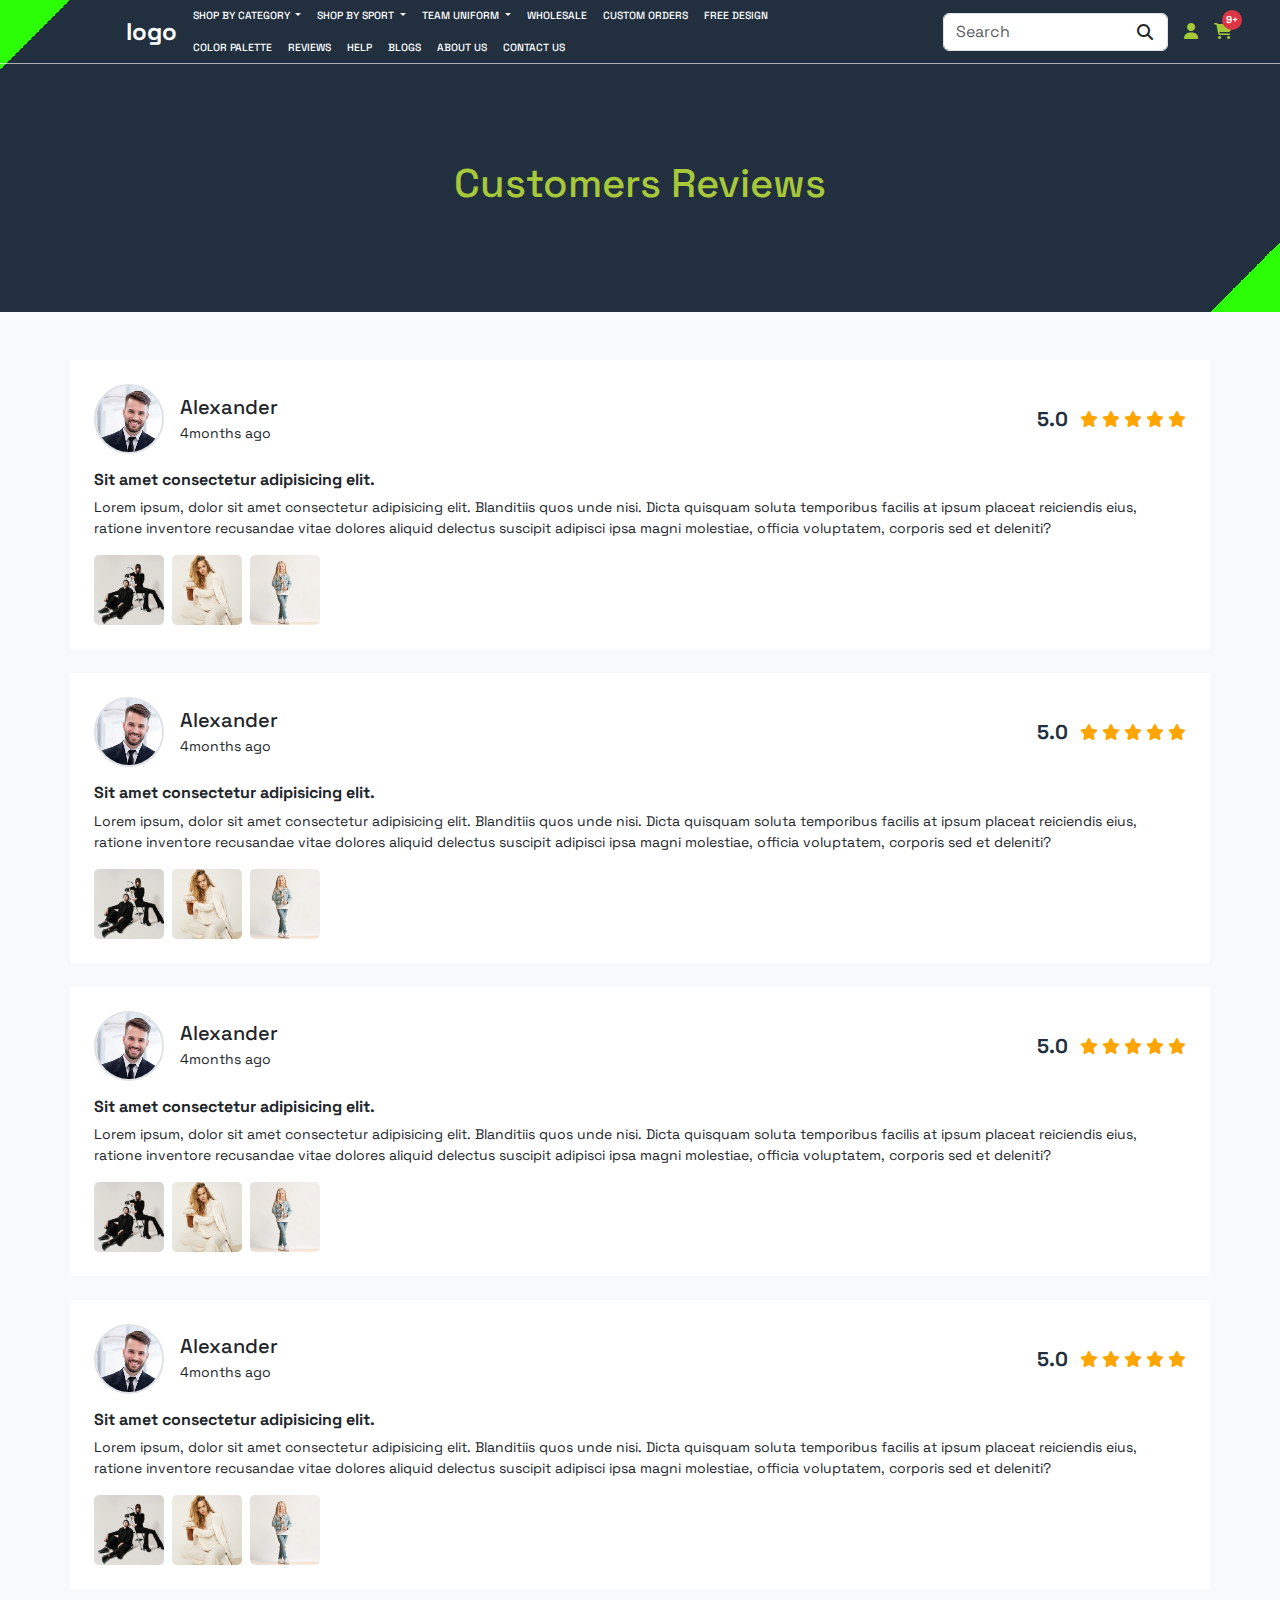
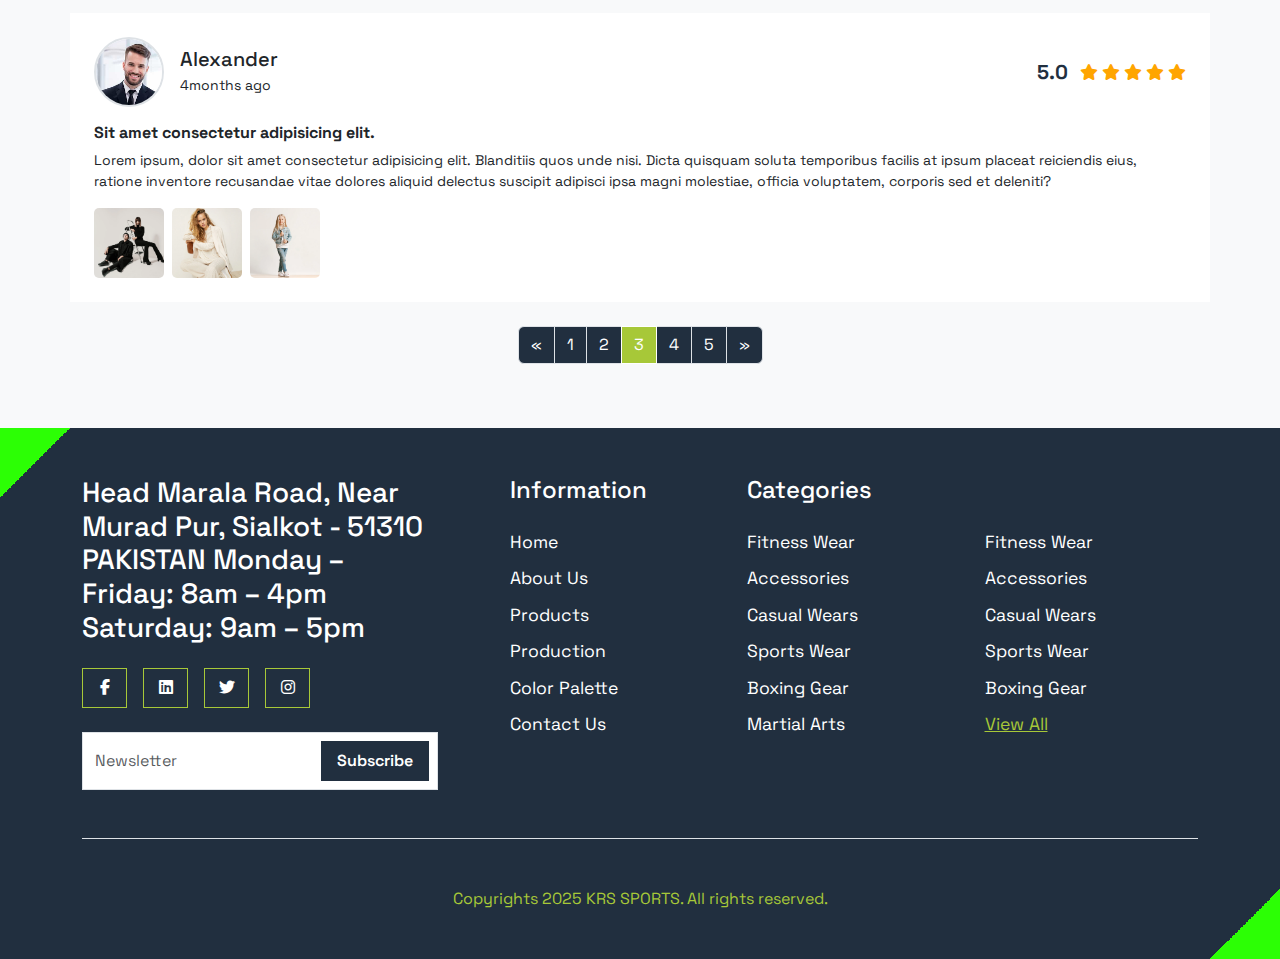
<file: reviews.html>
<!DOCTYPE html>
<html lang="en">
  <head>
    <meta charset="UTF-8" />
    <meta name="viewport" content="width=device-width, initial-scale=1.0" />
    <title>Reviews</title>
    <link rel="stylesheet" href="./assets/css/style.css" />
    <link rel="stylesheet" href="./assets/css/bootstrap.min.css" />
    <link rel="stylesheet" href="./assets/css/all.min.css" />
    <link rel="stylesheet" href="./assets/css/swiper.min.css" />
  </head>
  <body class="bg-light">
    <section class="position-relative headr-sec secondary-bg position-relative">
<header class="d-lg-flex justify-content-between align-items-center px-3 px-xl-5">
        <nav class="navbar navbar-expand-lg ps-lg-5">
            <a class="navbar-brand fs-4 text-white fw-bold" href="./index.html"
              >logo</a>
            <button
              class="navbar-toggler"
              type="button"
              data-bs-toggle="collapse"
              data-bs-target="#navbarSupportedContent"
              aria-controls="navbarSupportedContent"
              aria-expanded="false"
              aria-label="Toggle navigation"
            >
              <span class="text-white"><i class="fa-solid fa-bars"></i></span>
            </button>
            <div
              class="collapse navbar-collapse pt-4 pt-lg-0"
              id="navbarSupportedContent"
            >
              <ul class="navbar-nav ms-auto mb-2 mb-lg-0 gap-3 flex-wrap">
                <li class="nav-item dropdown">
                  <a
                    class="nav-link dropdown-toggle small text-uppercase"
                    href=""
                    id="navbarDropdown"
                    role="button"
                    data-bs-toggle="dropdown"
                    aria-expanded="true"
                  >
                    Shop by Category
                  </a>
                  <ul
                    class="dropdown-menu "
                    aria-labelledby="navbarDropdown"
                    data-bs-popper="none"
                  >
                    <div class="row row-cols-1 row-cols-md-2 row-cols-lg-3 row-cols-xl-4">
                      <div class="col mb-4">
                        <a href="./listing.html" class="category-item   d-block text-decoration-none secondary-text">
                            <div class="d-flex justify-content-between px-2 pt-2 fw-bold text-uppercase">Jersey <i class="fa-solid fa-arrow-right"></i></div>
                          <figure class="mb-0">
                            <img src="./assets/image/item1.webp" class=" " alt="">
                          </figure>
                        </a>
                      </div>
                      <div class="col mb-4">
                        <a href="./listing.html" class="category-item   d-block text-decoration-none secondary-text">
                          <div class="d-flex justify-content-between px-2 pt-2 fw-bold text-uppercase">Polos <i class="fa-solid fa-arrow-right"></i></div>
                          <figure class="mb-0">
                            <img src="./assets/image/polos.png" class=" " alt="">
                          </figure>
                        </a>
                      </div>
                      <div class="col mb-4">
                        <a href="./listing.html" class="category-item   d-block text-decoration-none secondary-text">
                          <div class="d-flex justify-content-between px-2 pt-2 fw-bold text-uppercase">Long Sleeves <i class="fa-solid fa-arrow-right"></i></div>
                          <figure class="mb-0">
                            <img src="./assets/image/item1.webp" class=" " alt="">
                          </figure>
                        </a>
                      </div>
                      <div class="col mb-4">
                        <a href="./listing.html" class="category-item   d-block text-decoration-none secondary-text">
                          <div class="d-flex justify-content-between px-2 pt-2 fw-bold text-uppercase">Sleeveless <i class="fa-solid fa-arrow-right"></i></div>
                          <figure class="mb-0">
                            <img src="./assets/image/item1.webp" class=" " alt="">
                          </figure>
                        </a>
                      </div>
                      <div class="col mb-4 mb-lg-0">
                        <a href="./listing.html" class="category-item   d-block text-decoration-none secondary-text">
                          <div class="d-flex justify-content-between px-2 pt-2 fw-bold text-uppercase">Tank tops <i class="fa-solid fa-arrow-right"></i></div>
                          <figure class="mb-0">
                            <img src="./assets/image/item1.webp" class=" " alt="">
                          </figure>
                        </a>
                      </div>
                      <div class="col mb-4 mb-lg-0">
                        <a href="./listing.html" class="category-item   d-block text-decoration-none secondary-text">
                          <div class="d-flex justify-content-between px-2 pt-2 fw-bold text-uppercase">hoddies <i class="fa-solid fa-arrow-right"></i></div>
                          <figure class="mb-0">
                            <img src="./assets/image/item1.webp" class=" " alt="">
                          </figure>
                        </a>
                      </div>
                      <div class="col mb-4 mb-lg-0">
                        <a href="./listing.html" class="category-item   d-block text-decoration-none secondary-text">
                          <div class="d-flex justify-content-between px-2 pt-2 fw-bold text-uppercase">hats <i class="fa-solid fa-arrow-right"></i></div>
                          <figure class="mb-0">
                            <img src="./assets/image/item1.webp" class=" " alt="">
                          </figure>
                        </a>
                      </div>
                      <div class="col mb-4 mb-lg-0">
                        <div class="view-all d-flex align-items-center h-100  ">
                          <a href="./listing.html" class="fw-bold text-uppercase text-decoration-none text-center d-inline-block w-100">
                            <i class="fa-solid fa-boxes-stacked fs-2 mb-3"></i> <br>
                            View All Categories
                          </a>
                        </div>
                      </div>
                    </div>
                    <!-- Add more services here as needed -->
                  </ul>
                </li>
                <li class="nav-item dropdown">
                  <a
                    class="nav-link dropdown-toggle small text-uppercase"
                    href=""
                    id="navbarDropdown"
                    role="button"
                    data-bs-toggle="dropdown"
                    aria-expanded="true"
                  >
                    Shop by sport
                  </a>
                  <ul
                    class="dropdown-menu "
                    aria-labelledby="navbarDropdown"
                    data-bs-popper="none"
                  >
                    <div class="row row-cols-1 row-cols-md-2 row-cols-lg-3 row-cols-xl-4">
                      <div class="col mb-4">
                        <a href="./listing.html" class="category-item   d-block text-decoration-none secondary-text">
                            <div class="d-flex justify-content-between px-2 pt-2 fw-bold text-uppercase">Jersey <i class="fa-solid fa-arrow-right"></i></div>
                          <figure class="mb-0">
                            <img src="./assets/image/item1.webp" class=" " alt="">
                          </figure>
                        </a>
                      </div>
                      <div class="col mb-4">
                        <a href="./listing.html" class="category-item   d-block text-decoration-none secondary-text">
                            <div class="d-flex justify-content-between px-2 pt-2 fw-bold text-uppercase">Jersey <i class="fa-solid fa-arrow-right"></i></div>
                          <figure class="mb-0">
                            <img src="./assets/image/item1.webp" class=" " alt="">
                          </figure>
                        </a>
                      </div>
                      <div class="col mb-4">
                        <a href="./listing.html" class="category-item   d-block text-decoration-none secondary-text">
                            <div class="d-flex justify-content-between px-2 pt-2 fw-bold text-uppercase">Jersey <i class="fa-solid fa-arrow-right"></i></div>
                          <figure class="mb-0">
                            <img src="./assets/image/item1.webp" class=" " alt="">
                          </figure>
                        </a>
                      </div>
                      <div class="col mb-4">
                        <a href="./listing.html" class="category-item   d-block text-decoration-none secondary-text">
                            <div class="d-flex justify-content-between px-2 pt-2 fw-bold text-uppercase">Jersey <i class="fa-solid fa-arrow-right"></i></div>
                          <figure class="mb-0">
                            <img src="./assets/image/item1.webp" class=" " alt="">
                          </figure>
                        </a>
                      </div>
                      <div class="col mb-4 mb-lg-0">
                        <a href="./listing.html" class="category-item   d-block text-decoration-none secondary-text">
                            <div class="d-flex justify-content-between px-2 pt-2 fw-bold text-uppercase">Jersey <i class="fa-solid fa-arrow-right"></i></div>
                          <figure class="mb-0">
                            <img src="./assets/image/item1.webp" class=" " alt="">
                          </figure>
                        </a>
                      </div>
                      <div class="col mb-4 mb-lg-0">
                        <a href="./listing.html" class="category-item   d-block text-decoration-none secondary-text">
                            <div class="d-flex justify-content-between px-2 pt-2 fw-bold text-uppercase">Jersey <i class="fa-solid fa-arrow-right"></i></div>
                          <figure class="mb-0">
                            <img src="./assets/image/item1.webp" class=" " alt="">
                          </figure>
                        </a>
                      </div>
                      <div class="col mb-4 mb-lg-0">
                        <a href="./listing.html" class="category-item   d-block text-decoration-none secondary-text">
                            <div class="d-flex justify-content-between px-2 pt-2 fw-bold text-uppercase">Jersey <i class="fa-solid fa-arrow-right"></i></div>
                          <figure class="mb-0">
                            <img src="./assets/image/item1.webp" class=" " alt="">
                          </figure>
                        </a>
                      </div>
                      <div class="col mb-4 mb-lg-0">
                        <div class="view-all d-flex align-items-center h-100  ">
                          <a href="./listing.html" class="fw-bold text-uppercase text-decoration-none text-center d-inline-block w-100">
                            <i class="fa-solid fa-boxes-stacked fs-2 mb-3"></i> <br>
                            View All Categories
                          </a>
                        </div>
                      </div>
                    </div>
                    <!-- Add more services here as needed -->
                  </ul>
                </li>
                <li class="nav-item dropdown">
                  <a
                    class="nav-link dropdown-toggle small text-uppercase"
                    href=""
                    id="navbarDropdown"
                    role="button"
                    data-bs-toggle="dropdown"
                    aria-expanded="true"
                  >
                    Team Uniform
                  </a>
                  <ul
                    class="dropdown-menu "
                    aria-labelledby="navbarDropdown"
                    data-bs-popper="none"
                  >
                    <div class="row row-cols-1 row-cols-md-2 row-cols-lg-3 row-cols-xl-4">
                      <div class="col mb-4">
                        <a href="./teamuniform.html" class="category-item   d-block text-decoration-none secondary-text">
                            <div class="d-flex justify-content-between px-2 pt-2 fw-bold text-uppercase">Basket Ball <i class="fa-solid fa-arrow-right"></i></div>
                          <figure class="mb-0">
                            <img src="./assets/image/item1.webp" class=" " alt="">
                          </figure>
                        </a>
                      </div>
                      <div class="col mb-4">
                        <a href="./teamuniform.html" class="category-item   d-block text-decoration-none secondary-text">
                            <div class="d-flex justify-content-between px-2 pt-2 fw-bold text-uppercase">Base Ball <i class="fa-solid fa-arrow-right"></i></div>
                          <figure class="mb-0">
                            <img src="./assets/image/item1.webp" class=" " alt="">
                          </figure>
                        </a>
                      </div>
                      <div class="col mb-4">
                        <a href="./teamuniform.html" class="category-item   d-block text-decoration-none secondary-text">
                            <div class="d-flex justify-content-between px-2 pt-2 fw-bold text-uppercase">Foot Ball <i class="fa-solid fa-arrow-right"></i></div>
                          <figure class="mb-0">
                            <img src="./assets/image/item1.webp" class=" " alt="">
                          </figure>
                        </a>
                      </div>
                      <div class="col mb-4">
                        <a href="./teamuniform.html" class="category-item   d-block text-decoration-none secondary-text">
                            <div class="d-flex justify-content-between px-2 pt-2 fw-bold text-uppercase">Soft Ball <i class="fa-solid fa-arrow-right"></i></div>
                          <figure class="mb-0">
                            <img src="./assets/image/item1.webp" class=" " alt="">
                          </figure>
                        </a>
                      </div>
                      <div class="col mb-4 mb-lg-0">
                        <a href="./teamuniform.html" class="category-item   d-block text-decoration-none secondary-text">
                            <div class="d-flex justify-content-between px-2 pt-2 fw-bold text-uppercase">Soccer <i class="fa-solid fa-arrow-right"></i></div>
                          <figure class="mb-0">
                            <img src="./assets/image/item1.webp" class=" " alt="">
                          </figure>
                        </a>
                      </div>
                      <div class="col mb-4 mb-lg-0">
                        <a href="./teamuniform.html" class="category-item   d-block text-decoration-none secondary-text">
                            <div class="d-flex justify-content-between px-2 pt-2 fw-bold text-uppercase">Volley Ball <i class="fa-solid fa-arrow-right"></i></div>
                          <figure class="mb-0">
                            <img src="./assets/image/item1.webp" class=" " alt="">
                          </figure>
                        </a>
                      </div>
                      <div class="col mb-4 mb-lg-0">
                        <a href="./teamuniform.html" class="category-item   d-block text-decoration-none secondary-text">
                            <div class="d-flex justify-content-between px-2 pt-2 fw-bold text-uppercase">Cricket <i class="fa-solid fa-arrow-right"></i></div>
                          <figure class="mb-0">
                            <img src="./assets/image/item1.webp" class=" " alt="">
                          </figure>
                        </a>
                      </div>
                      <div class="col mb-4 mb-lg-0">
                        <div class="view-all d-flex align-items-center h-100  ">
                          <a href="./listing.html" class="fw-bold text-uppercase text-decoration-none text-center d-inline-block w-100">
                            <i class="fa-solid fa-boxes-stacked fs-2 mb-3"></i> <br>
                            View All Categories
                          </a>
                        </div>
                      </div>
                    </div>
                    <!-- Add more services here as needed -->
                  </ul>
                </li>
                <li class="nav-item">
                  <a class="nav-link text-uppercase" href="./wholesale.html">Wholesale</a>
                </li>
                <li class="nav-item">
                  <a class="nav-link text-uppercase" href="">Custom Orders</a>
                </li>
                <li class="nav-item">
                  <a class="nav-link text-uppercase" href="">Free design</a>
                </li>
                <li class="nav-item">
                  <a class="nav-link text-uppercase" href="">color palette</a>
                </li>
                <li class="nav-item">
                  <a class="nav-link text-uppercase" href="./reviews.html">Reviews</a>
                </li>
                <li class="nav-item">
                  <a class="nav-link text-uppercase" href="./support.html">Help</a>
                </li>
                <li class="nav-item">
                  <a class="nav-link text-uppercase" href="./blogs.html">Blogs</a>
                </li>
                <li class="nav-item">
                  <a class="nav-link text-uppercase" href="./about.html">About us</a>
                </li>
                <li class="nav-item">
                  <a class="nav-link text-uppercase" href="./contact.html">contact us</a>
                </li>
              </ul>
              
            </div>
        </nav>
        <div class="form d-flex justify-content-center justify-content-lg-end align-items-center gap-3 mb-2 mb-lg-0">
          <form role="search" class="position-relative">
            <input class="form-control me-2" type="search" placeholder="Search" aria-label="Search">
            <i class="fa-solid fa-magnifying-glass icon"></i>
          </form>
<a href="" class="primary-text"><i class="fa-solid fa-user"></i></a>
<a href="" class="position-relative primary-text">
  <i class="fa-solid fa-cart-shopping"></i>
  <span class="position-absolute top-0 start-100 translate-middle badge rounded-pill bg-danger">
    9+
    <span class="visually-hidden">unread messages</span>
  </span>
</a>
        </div>
      </header>
      <section class="title py-5 position-relative">
        <div class="container">
         <h1 class="primary-text text-center py-lg-5">Customers Reviews</h1>
        </div>
      </section>
    </section>
<section class="reviews-pg my-5">
  <div class="container">
    <div class="row">
        <div class="box bg-white p-4 mb-4">
          <div class="d-md-flex justify-content-between align-items-center mb-3">
            <div class="d-flex align-items-center gap-3">
              <div class="profile rounded-circle border border-2">
                <img src="./assets/image/2.jpg" alt="">
              </div>
              <div class="name">
                <h5 class="mb-1">Alexander</h5>
                <p class="small mb-0">4months ago</p>
              </div>
            </div>
            <div class="stars d-flex gap-1 align-items-center">
              <span class="fw-bold secondary-text fs-5 me-2">5.0</span><i class="fa-solid fa-star"></i><i class="fa-solid fa-star"></i><i class="fa-solid fa-star"></i><i class="fa-solid fa-star"></i><i class="fa-solid fa-star"></i>
            </div>
          </div>
          <h6 class="fw-bold mb-2">Sit amet consectetur adipisicing elit.</h6>
          <p class="mb-3 small">
            Lorem ipsum, dolor sit amet consectetur adipisicing elit. Blanditiis quos unde nisi. Dicta quisquam soluta temporibus facilis at ipsum placeat reiciendis eius, ratione inventore recusandae vitae dolores aliquid delectus suscipit adipisci ipsa magni molestiae, officia voluptatem, corporis sed et deleniti?
          </p>
          <div class="d-md-flex align-items-center gap-2 review-imgs">
            <img src="./assets/image/blog-1.webp" alt="">
            <img src="./assets/image/blog-2.webp" alt="">
            <img src="./assets/image/blog-3.webp" alt="">
          </div>
        </div>
        <div class="box bg-white p-4 mb-4">
          <div class="d-md-flex justify-content-between align-items-center mb-3">
            <div class="d-flex align-items-center gap-3">
              <div class="profile rounded-circle border border-2">
                <img src="./assets/image/2.jpg" alt="">
              </div>
              <div class="name">
                <h5 class="mb-1">Alexander</h5>
                <p class="small mb-0">4months ago</p>
              </div>
            </div>
            <div class="stars d-flex gap-1 align-items-center">
              <span class="fw-bold secondary-text fs-5 me-2">5.0</span><i class="fa-solid fa-star"></i><i class="fa-solid fa-star"></i><i class="fa-solid fa-star"></i><i class="fa-solid fa-star"></i><i class="fa-solid fa-star"></i>
            </div>
          </div>
          <h6 class="fw-bold mb-2">Sit amet consectetur adipisicing elit.</h6>
          <p class="mb-3 small">
            Lorem ipsum, dolor sit amet consectetur adipisicing elit. Blanditiis quos unde nisi. Dicta quisquam soluta temporibus facilis at ipsum placeat reiciendis eius, ratione inventore recusandae vitae dolores aliquid delectus suscipit adipisci ipsa magni molestiae, officia voluptatem, corporis sed et deleniti?
          </p>
          <div class="d-md-flex align-items-center gap-2 review-imgs">
            <img src="./assets/image/blog-1.webp" alt="">
            <img src="./assets/image/blog-2.webp" alt="">
            <img src="./assets/image/blog-3.webp" alt="">
          </div>
        </div>
        <div class="box bg-white p-4 mb-4">
          <div class="d-md-flex justify-content-between align-items-center mb-3">
            <div class="d-flex align-items-center gap-3">
              <div class="profile rounded-circle border border-2">
                <img src="./assets/image/2.jpg" alt="">
              </div>
              <div class="name">
                <h5 class="mb-1">Alexander</h5>
                <p class="small mb-0">4months ago</p>
              </div>
            </div>
            <div class="stars d-flex gap-1 align-items-center">
              <span class="fw-bold secondary-text fs-5 me-2">5.0</span><i class="fa-solid fa-star"></i><i class="fa-solid fa-star"></i><i class="fa-solid fa-star"></i><i class="fa-solid fa-star"></i><i class="fa-solid fa-star"></i>
            </div>
          </div>
          <h6 class="fw-bold mb-2">Sit amet consectetur adipisicing elit.</h6>
          <p class="mb-3 small">
            Lorem ipsum, dolor sit amet consectetur adipisicing elit. Blanditiis quos unde nisi. Dicta quisquam soluta temporibus facilis at ipsum placeat reiciendis eius, ratione inventore recusandae vitae dolores aliquid delectus suscipit adipisci ipsa magni molestiae, officia voluptatem, corporis sed et deleniti?
          </p>
          <div class="d-md-flex align-items-center gap-2 review-imgs">
            <img src="./assets/image/blog-1.webp" alt="">
            <img src="./assets/image/blog-2.webp" alt="">
            <img src="./assets/image/blog-3.webp" alt="">
          </div>
        </div>
        <div class="box bg-white p-4 mb-4">
          <div class="d-md-flex justify-content-between align-items-center mb-3">
            <div class="d-flex align-items-center gap-3">
              <div class="profile rounded-circle border border-2">
                <img src="./assets/image/2.jpg" alt="">
              </div>
              <div class="name">
                <h5 class="mb-1">Alexander</h5>
                <p class="small mb-0">4months ago</p>
              </div>
            </div>
            <div class="stars d-flex gap-1 align-items-center">
              <span class="fw-bold secondary-text fs-5 me-2">5.0</span><i class="fa-solid fa-star"></i><i class="fa-solid fa-star"></i><i class="fa-solid fa-star"></i><i class="fa-solid fa-star"></i><i class="fa-solid fa-star"></i>
            </div>
          </div>
          <h6 class="fw-bold mb-2">Sit amet consectetur adipisicing elit.</h6>
          <p class="mb-3 small">
            Lorem ipsum, dolor sit amet consectetur adipisicing elit. Blanditiis quos unde nisi. Dicta quisquam soluta temporibus facilis at ipsum placeat reiciendis eius, ratione inventore recusandae vitae dolores aliquid delectus suscipit adipisci ipsa magni molestiae, officia voluptatem, corporis sed et deleniti?
          </p>
          <div class="d-md-flex align-items-center gap-2 review-imgs">
            <img src="./assets/image/blog-1.webp" alt="">
            <img src="./assets/image/blog-2.webp" alt="">
            <img src="./assets/image/blog-3.webp" alt="">
          </div>
        </div>
        <div class="box bg-white p-4 mb-4">
          <div class="d-md-flex justify-content-between align-items-center mb-3">
            <div class="d-flex align-items-center gap-3">
              <div class="profile rounded-circle border border-2">
                <img src="./assets/image/2.jpg" alt="">
              </div>
              <div class="name">
                <h5 class="mb-1">Alexander</h5>
                <p class="small mb-0">4months ago</p>
              </div>
            </div>
            <div class="stars d-flex gap-1 align-items-center">
              <span class="fw-bold secondary-text fs-5 me-2">5.0</span><i class="fa-solid fa-star"></i><i class="fa-solid fa-star"></i><i class="fa-solid fa-star"></i><i class="fa-solid fa-star"></i><i class="fa-solid fa-star"></i>
            </div>
          </div>
          <h6 class="fw-bold mb-2">Sit amet consectetur adipisicing elit.</h6>
          <p class="mb-3 small">
            Lorem ipsum, dolor sit amet consectetur adipisicing elit. Blanditiis quos unde nisi. Dicta quisquam soluta temporibus facilis at ipsum placeat reiciendis eius, ratione inventore recusandae vitae dolores aliquid delectus suscipit adipisci ipsa magni molestiae, officia voluptatem, corporis sed et deleniti?
          </p>
          <div class="d-md-flex align-items-center gap-2 review-imgs">
            <img src="./assets/image/blog-1.webp" alt="">
            <img src="./assets/image/blog-2.webp" alt="">
            <img src="./assets/image/blog-3.webp" alt="">
          </div>
        </div>
        <nav aria-label="Page navigation example mt-5">
          <ul class="pagination justify-content-center">
            <li class="page-item">
              <a class="page-link" href="#" aria-label="Previous">
                <span aria-hidden="true">&laquo;</span>
              </a>
            </li>
            <li class="page-item"><a class="page-link" href="#">1</a></li>
            <li class="page-item"><a class="page-link" href="#">2</a></li>
            <li class="page-item"><a class="page-link active" href="#">3</a></li>
            <li class="page-item"><a class="page-link" href="#">4</a></li>
            <li class="page-item"><a class="page-link" href="#">5</a></li>
            <li class="page-item">
              <a class="page-link" href="#" aria-label="Next">
                <span aria-hidden="true">&raquo;</span>
              </a>
            </li>
          </ul>
        </nav>
    </div>
  </div>
</section>
    <footer class="py-5 secondary-bg">
      <div class="container">
        <div class="row justify-content-between">
          <div class="col-lg-4">
            <h3 class="text-white">Head Marala Road, Near Murad Pur,
              Sialkot - 51310 PAKISTAN   Monday – Friday: 8am – 4pm Saturday: 9am – 5pm</h3>
              <div class="d-md-flex align-items-center gap-3 social-media mt-4">
                <a href="" class="text-white"><i class="fa-brands fa-facebook-f"></i></a>
                <a href="" class="text-white"><i class="fa-brands fa-linkedin"></i></a>
                <a href="" class="text-white"><i class="fa-brands fa-twitter"></i></a>
                <a href="" class="text-white"><i class="fa-brands fa-instagram"></i></a>
              </div>
              <div class="newsletter mt-4 position-relative">
                <input type="text" class="form-control py-3 rounded-0" placeholder="Newsletter">
                <button class="secondary-btn py-2 px-3">Subscribe</button>
              </div>
          </div>
          <div class="col-lg-2">
            <h4 class="text-white mb-4">Information</h4>
            <div class="links">
              <a href="" class="text-decoration-none d-block text-white">Home</a>
              <a href="" class="text-decoration-none d-block text-white">About Us</a>
              <a href="" class="text-decoration-none d-block text-white">Products</a>
              <a href="" class="text-decoration-none d-block text-white">Production</a>
              <a href="" class="text-decoration-none d-block text-white">Color Palette</a>
              <a href="" class="text-decoration-none d-block text-white">Contact Us</a>
            </div>
          </div>
          <div class="col-lg-5">
            <h4 class="text-white mb-4">Categories</h4>
            <div class="row row-cols-1 row-cols-md-2">
              <div class="col">
                <div class="links">
                  <a href="" class="text-decoration-none d-block text-white">Fitness Wear</a>
                  <a href="" class="text-decoration-none d-block text-white">Accessories</a>
                  <a href="" class="text-decoration-none d-block text-white">Casual Wears</a>
                  <a href="" class="text-decoration-none d-block text-white">Sports Wear</a>
                  <a href="" class="text-decoration-none d-block text-white">Boxing Gear</a>
                  <a href="" class="text-decoration-none d-block text-white">Martial Arts</a>
                </div>
              </div>
              <div class="col">
                <div class="links">
                  <a href="" class="text-decoration-none d-block text-white">Fitness Wear</a>
                  <a href="" class="text-decoration-none d-block text-white">Accessories</a>
                  <a href="" class="text-decoration-none d-block text-white">Casual Wears</a>
                  <a href="" class="text-decoration-none d-block text-white">Sports Wear</a>
                  <a href="" class="text-decoration-none d-block text-white">Boxing Gear</a>
                  <a href="" class="d-block primary-text">View All</a>
                </div>
              </div>
            </div>
          </div>
        </div>
        <div class="mt-5 border-top pt-5 text-center">
          <span class="primary-text">Copyrights 2025 KRS SPORTS. All rights reserved.</span>
        </div>
      </div>
    </footer>
    <script src="./assets/js/swiper.min.js"></script>
    <script src="./assets/js/script.js"></script>
    <script src="./assets/js/bootstrap.bundle.min.js"></script>
  </body>
</html>
</file>
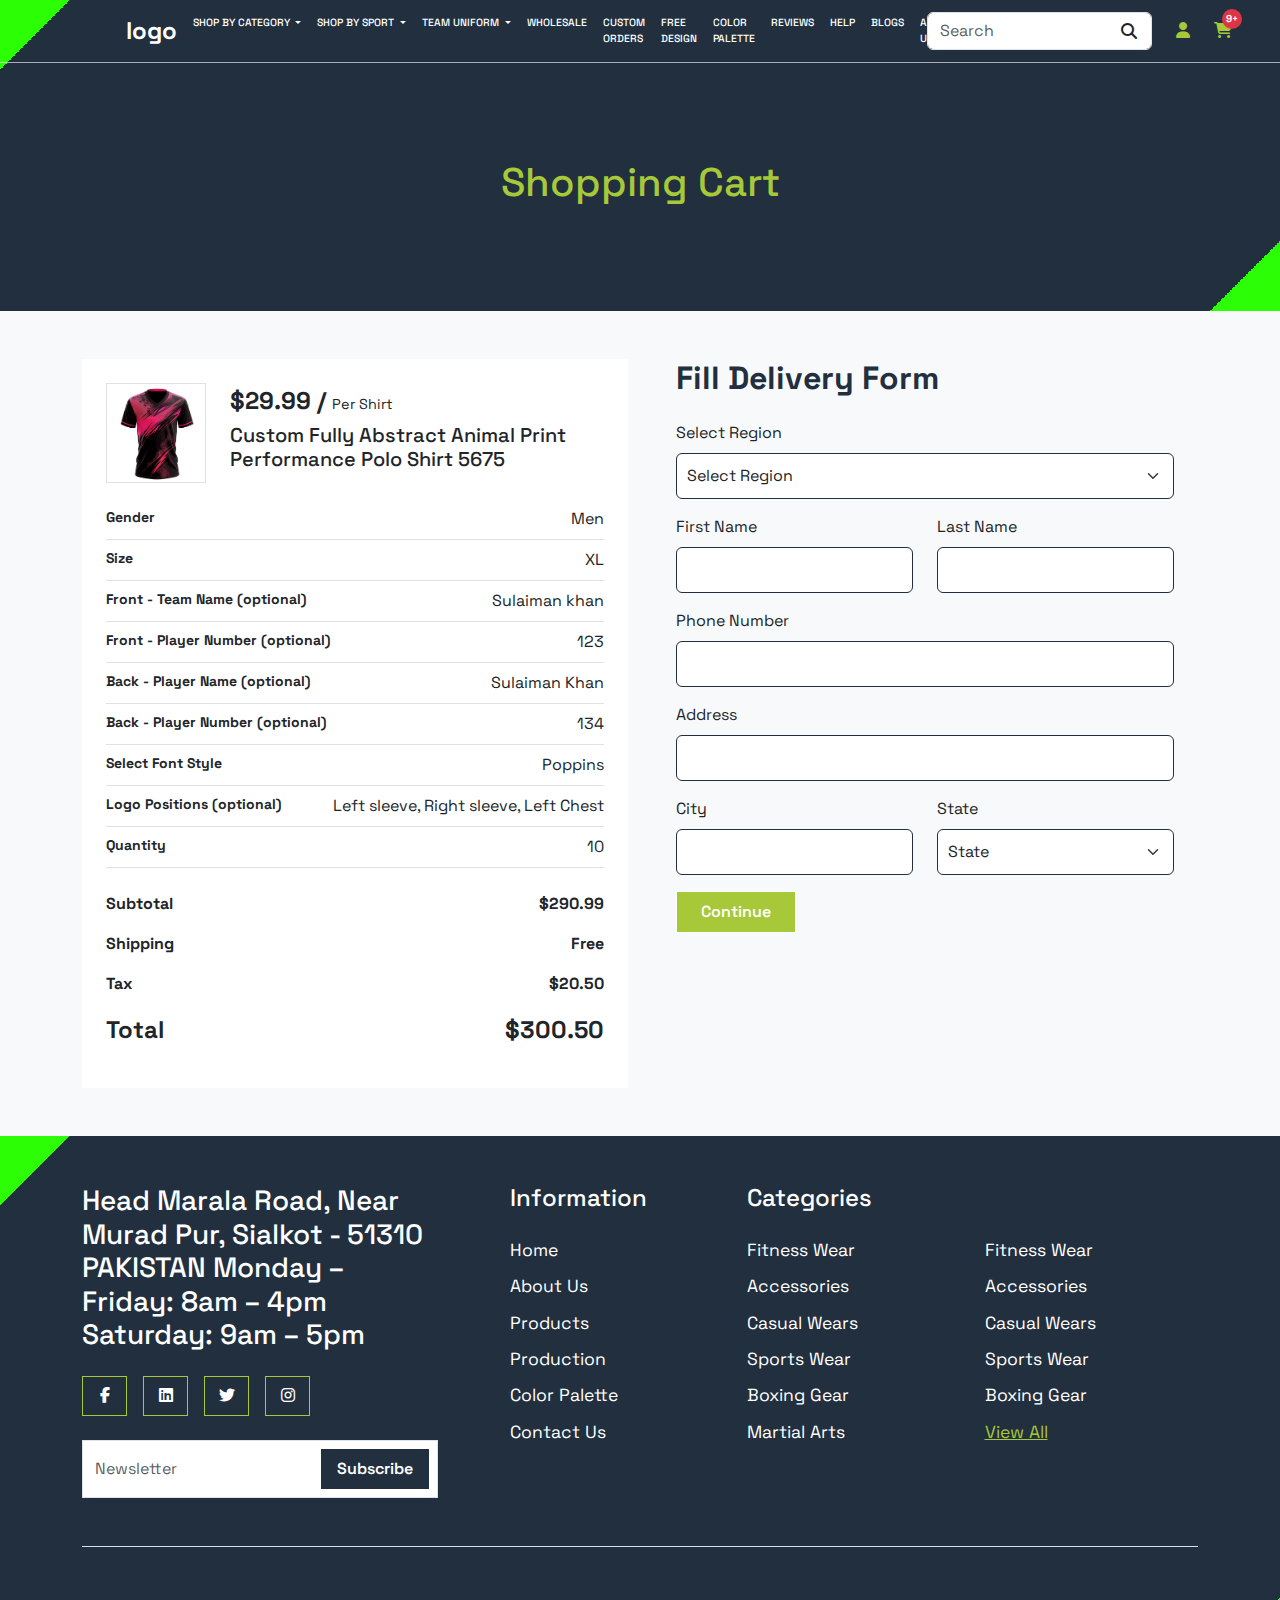
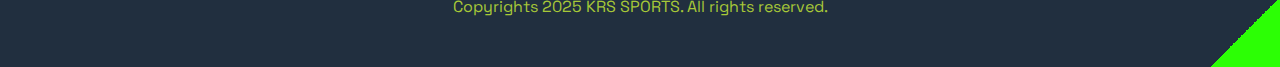
<file: shopping-cart.html>
<!DOCTYPE html>
<html lang="en">
  <head>
    <meta charset="UTF-8" />
    <meta name="viewport" content="width=device-width, initial-scale=1.0" />
    <title>Summary</title>
    <link rel="stylesheet" href="./assets/css/style.css" />
    <link rel="stylesheet" href="./assets/css/bootstrap.min.css" />
    <link rel="stylesheet" href="./assets/css/all.min.css" />
    <link rel="stylesheet" href="./assets/css/swiper.min.css" />
  </head>
  <body class="bg-light">
    <section class="position-relative headr-sec secondary-bg position-relative">
      <header class="d-flex justify-content-between align-items-center px-5">
        <nav class="navbar navbar-expand-lg ps-5">
          <a class="navbar-brand fs-4 text-white fw-bold" href="./index.html"
            >logo</a
          >
          <button
            class="navbar-toggler"
            type="button"
            data-bs-toggle="collapse"
            data-bs-target="#navbarSupportedContent"
            aria-controls="navbarSupportedContent"
            aria-expanded="false"
            aria-label="Toggle navigation"
          >
            <span class="text-white"><i class="fa-solid fa-bars"></i></span>
          </button>
          <div
            class="collapse navbar-collapse pt-4 pt-lg-0"
            id="navbarSupportedContent"
          >
            <ul class="navbar-nav ms-auto mb-2 mb-lg-0 gap-3">
              <li class="nav-item dropdown">
                <a
                  class="nav-link dropdown-toggle small text-uppercase"
                  href=""
                  id="navbarDropdown"
                  role="button"
                  data-bs-toggle="dropdown"
                  aria-expanded="true"
                >
                  Shop by Category
                </a>
                <ul
                  class="dropdown-menu"
                  aria-labelledby="navbarDropdown"
                  data-bs-popper="none"
                >
                  <div
                    class="row row-cols-1 row-cols-md-2 row-cols-lg-3 row-cols-xl-4"
                  >
                    <div class="col mb-4">
                      <a
                        href=""
                        class="category-item d-block text-decoration-none secondary-text"
                      >
                        <div
                          class="d-flex justify-content-between px-2 pt-2 fw-bold text-uppercase"
                        >
                          Jersey <i class="fa-solid fa-arrow-right"></i>
                        </div>
                        <figure class="mb-0">
                          <img
                            src="./assets/image/item1.webp"
                            class=" "
                            alt=""
                          />
                        </figure>
                      </a>
                    </div>
                    <div class="col mb-4">
                      <a
                        href=""
                        class="category-item d-block text-decoration-none secondary-text"
                      >
                        <div
                          class="d-flex justify-content-between px-2 pt-2 fw-bold text-uppercase"
                        >
                          Polos <i class="fa-solid fa-arrow-right"></i>
                        </div>
                        <figure class="mb-0">
                          <img
                            src="./assets/image/polos.png"
                            class=" "
                            alt=""
                          />
                        </figure>
                      </a>
                    </div>
                    <div class="col mb-4">
                      <a
                        href=""
                        class="category-item d-block text-decoration-none secondary-text"
                      >
                        <div
                          class="d-flex justify-content-between px-2 pt-2 fw-bold text-uppercase"
                        >
                          Long Sleeves <i class="fa-solid fa-arrow-right"></i>
                        </div>
                        <figure class="mb-0">
                          <img
                            src="./assets/image/item1.webp"
                            class=" "
                            alt=""
                          />
                        </figure>
                      </a>
                    </div>
                    <div class="col mb-4">
                      <a
                        href=""
                        class="category-item d-block text-decoration-none secondary-text"
                      >
                        <div
                          class="d-flex justify-content-between px-2 pt-2 fw-bold text-uppercase"
                        >
                          Sleeveless <i class="fa-solid fa-arrow-right"></i>
                        </div>
                        <figure class="mb-0">
                          <img
                            src="./assets/image/item1.webp"
                            class=" "
                            alt=""
                          />
                        </figure>
                      </a>
                    </div>
                    <div class="col mb-4 mb-lg-0">
                      <a
                        href=""
                        class="category-item d-block text-decoration-none secondary-text"
                      >
                        <div
                          class="d-flex justify-content-between px-2 pt-2 fw-bold text-uppercase"
                        >
                          Tank tops <i class="fa-solid fa-arrow-right"></i>
                        </div>
                        <figure class="mb-0">
                          <img
                            src="./assets/image/item1.webp"
                            class=" "
                            alt=""
                          />
                        </figure>
                      </a>
                    </div>
                    <div class="col mb-4 mb-lg-0">
                      <a
                        href=""
                        class="category-item d-block text-decoration-none secondary-text"
                      >
                        <div
                          class="d-flex justify-content-between px-2 pt-2 fw-bold text-uppercase"
                        >
                          hoddies <i class="fa-solid fa-arrow-right"></i>
                        </div>
                        <figure class="mb-0">
                          <img
                            src="./assets/image/item1.webp"
                            class=" "
                            alt=""
                          />
                        </figure>
                      </a>
                    </div>
                    <div class="col mb-4 mb-lg-0">
                      <a
                        href=""
                        class="category-item d-block text-decoration-none secondary-text"
                      >
                        <div
                          class="d-flex justify-content-between px-2 pt-2 fw-bold text-uppercase"
                        >
                          hats <i class="fa-solid fa-arrow-right"></i>
                        </div>
                        <figure class="mb-0">
                          <img
                            src="./assets/image/item1.webp"
                            class=" "
                            alt=""
                          />
                        </figure>
                      </a>
                    </div>
                    <div class="col mb-4 mb-lg-0">
                      <div class="view-all d-flex align-items-center h-100">
                        <a
                          href=""
                          class="fw-bold text-uppercase text-decoration-none text-center d-inline-block w-100"
                        >
                          <i class="fa-solid fa-boxes-stacked fs-2 mb-3"></i>
                          <br />
                          View All Categories
                        </a>
                      </div>
                    </div>
                  </div>
                  <!-- Add more services here as needed -->
                </ul>
              </li>
              <li class="nav-item dropdown">
                <a
                  class="nav-link dropdown-toggle small text-uppercase"
                  href=""
                  id="navbarDropdown"
                  role="button"
                  data-bs-toggle="dropdown"
                  aria-expanded="true"
                >
                  Shop by sport
                </a>
                <ul
                  class="dropdown-menu"
                  aria-labelledby="navbarDropdown"
                  data-bs-popper="none"
                >
                  <div
                    class="row row-cols-1 row-cols-md-2 row-cols-lg-3 row-cols-xl-4"
                  >
                    <div class="col mb-4">
                      <a
                        href=""
                        class="category-item d-block text-decoration-none secondary-text"
                      >
                        <div
                          class="d-flex justify-content-between px-2 pt-2 fw-bold text-uppercase"
                        >
                          Jersey <i class="fa-solid fa-arrow-right"></i>
                        </div>
                        <figure class="mb-0">
                          <img
                            src="./assets/image/item1.webp"
                            class=" "
                            alt=""
                          />
                        </figure>
                      </a>
                    </div>
                    <div class="col mb-4">
                      <a
                        href=""
                        class="category-item d-block text-decoration-none secondary-text"
                      >
                        <div
                          class="d-flex justify-content-between px-2 pt-2 fw-bold text-uppercase"
                        >
                          Jersey <i class="fa-solid fa-arrow-right"></i>
                        </div>
                        <figure class="mb-0">
                          <img
                            src="./assets/image/item1.webp"
                            class=" "
                            alt=""
                          />
                        </figure>
                      </a>
                    </div>
                    <div class="col mb-4">
                      <a
                        href=""
                        class="category-item d-block text-decoration-none secondary-text"
                      >
                        <div
                          class="d-flex justify-content-between px-2 pt-2 fw-bold text-uppercase"
                        >
                          Jersey <i class="fa-solid fa-arrow-right"></i>
                        </div>
                        <figure class="mb-0">
                          <img
                            src="./assets/image/item1.webp"
                            class=" "
                            alt=""
                          />
                        </figure>
                      </a>
                    </div>
                    <div class="col mb-4">
                      <a
                        href=""
                        class="category-item d-block text-decoration-none secondary-text"
                      >
                        <div
                          class="d-flex justify-content-between px-2 pt-2 fw-bold text-uppercase"
                        >
                          Jersey <i class="fa-solid fa-arrow-right"></i>
                        </div>
                        <figure class="mb-0">
                          <img
                            src="./assets/image/item1.webp"
                            class=" "
                            alt=""
                          />
                        </figure>
                      </a>
                    </div>
                    <div class="col mb-4 mb-lg-0">
                      <a
                        href=""
                        class="category-item d-block text-decoration-none secondary-text"
                      >
                        <div
                          class="d-flex justify-content-between px-2 pt-2 fw-bold text-uppercase"
                        >
                          Jersey <i class="fa-solid fa-arrow-right"></i>
                        </div>
                        <figure class="mb-0">
                          <img
                            src="./assets/image/item1.webp"
                            class=" "
                            alt=""
                          />
                        </figure>
                      </a>
                    </div>
                    <div class="col mb-4 mb-lg-0">
                      <a
                        href=""
                        class="category-item d-block text-decoration-none secondary-text"
                      >
                        <div
                          class="d-flex justify-content-between px-2 pt-2 fw-bold text-uppercase"
                        >
                          Jersey <i class="fa-solid fa-arrow-right"></i>
                        </div>
                        <figure class="mb-0">
                          <img
                            src="./assets/image/item1.webp"
                            class=" "
                            alt=""
                          />
                        </figure>
                      </a>
                    </div>
                    <div class="col mb-4 mb-lg-0">
                      <a
                        href=""
                        class="category-item d-block text-decoration-none secondary-text"
                      >
                        <div
                          class="d-flex justify-content-between px-2 pt-2 fw-bold text-uppercase"
                        >
                          Jersey <i class="fa-solid fa-arrow-right"></i>
                        </div>
                        <figure class="mb-0">
                          <img
                            src="./assets/image/item1.webp"
                            class=" "
                            alt=""
                          />
                        </figure>
                      </a>
                    </div>
                    <div class="col mb-4 mb-lg-0">
                      <div class="view-all d-flex align-items-center h-100">
                        <a
                          href=""
                          class="fw-bold text-uppercase text-decoration-none text-center d-inline-block w-100"
                        >
                          <i class="fa-solid fa-boxes-stacked fs-2 mb-3"></i>
                          <br />
                          View All Categories
                        </a>
                      </div>
                    </div>
                  </div>
                  <!-- Add more services here as needed -->
                </ul>
              </li>
              <li class="nav-item dropdown">
                <a
                  class="nav-link dropdown-toggle small text-uppercase"
                  href=""
                  id="navbarDropdown"
                  role="button"
                  data-bs-toggle="dropdown"
                  aria-expanded="true"
                >
                  Team Uniform
                </a>
                <ul
                  class="dropdown-menu"
                  aria-labelledby="navbarDropdown"
                  data-bs-popper="none"
                >
                  <div
                    class="row row-cols-1 row-cols-md-2 row-cols-lg-3 row-cols-xl-4"
                  >
                    <div class="col mb-4">
                      <a
                        href=""
                        class="category-item d-block text-decoration-none secondary-text"
                      >
                        <div
                          class="d-flex justify-content-between px-2 pt-2 fw-bold text-uppercase"
                        >
                          Basket Ball <i class="fa-solid fa-arrow-right"></i>
                        </div>
                        <figure class="mb-0">
                          <img
                            src="./assets/image/item1.webp"
                            class=" "
                            alt=""
                          />
                        </figure>
                      </a>
                    </div>
                    <div class="col mb-4">
                      <a
                        href=""
                        class="category-item d-block text-decoration-none secondary-text"
                      >
                        <div
                          class="d-flex justify-content-between px-2 pt-2 fw-bold text-uppercase"
                        >
                          Base Ball <i class="fa-solid fa-arrow-right"></i>
                        </div>
                        <figure class="mb-0">
                          <img
                            src="./assets/image/item1.webp"
                            class=" "
                            alt=""
                          />
                        </figure>
                      </a>
                    </div>
                    <div class="col mb-4">
                      <a
                        href=""
                        class="category-item d-block text-decoration-none secondary-text"
                      >
                        <div
                          class="d-flex justify-content-between px-2 pt-2 fw-bold text-uppercase"
                        >
                          Foot Ball <i class="fa-solid fa-arrow-right"></i>
                        </div>
                        <figure class="mb-0">
                          <img
                            src="./assets/image/item1.webp"
                            class=" "
                            alt=""
                          />
                        </figure>
                      </a>
                    </div>
                    <div class="col mb-4">
                      <a
                        href=""
                        class="category-item d-block text-decoration-none secondary-text"
                      >
                        <div
                          class="d-flex justify-content-between px-2 pt-2 fw-bold text-uppercase"
                        >
                          Soft Ball <i class="fa-solid fa-arrow-right"></i>
                        </div>
                        <figure class="mb-0">
                          <img
                            src="./assets/image/item1.webp"
                            class=" "
                            alt=""
                          />
                        </figure>
                      </a>
                    </div>
                    <div class="col mb-4 mb-lg-0">
                      <a
                        href=""
                        class="category-item d-block text-decoration-none secondary-text"
                      >
                        <div
                          class="d-flex justify-content-between px-2 pt-2 fw-bold text-uppercase"
                        >
                          Soccer <i class="fa-solid fa-arrow-right"></i>
                        </div>
                        <figure class="mb-0">
                          <img
                            src="./assets/image/item1.webp"
                            class=" "
                            alt=""
                          />
                        </figure>
                      </a>
                    </div>
                    <div class="col mb-4 mb-lg-0">
                      <a
                        href=""
                        class="category-item d-block text-decoration-none secondary-text"
                      >
                        <div
                          class="d-flex justify-content-between px-2 pt-2 fw-bold text-uppercase"
                        >
                          Volley Ball <i class="fa-solid fa-arrow-right"></i>
                        </div>
                        <figure class="mb-0">
                          <img
                            src="./assets/image/item1.webp"
                            class=" "
                            alt=""
                          />
                        </figure>
                      </a>
                    </div>
                    <div class="col mb-4 mb-lg-0">
                      <a
                        href=""
                        class="category-item d-block text-decoration-none secondary-text"
                      >
                        <div
                          class="d-flex justify-content-between px-2 pt-2 fw-bold text-uppercase"
                        >
                          Cricket <i class="fa-solid fa-arrow-right"></i>
                        </div>
                        <figure class="mb-0">
                          <img
                            src="./assets/image/item1.webp"
                            class=" "
                            alt=""
                          />
                        </figure>
                      </a>
                    </div>
                    <div class="col mb-4 mb-lg-0">
                      <div class="view-all d-flex align-items-center h-100">
                        <a
                          href=""
                          class="fw-bold text-uppercase text-decoration-none text-center d-inline-block w-100"
                        >
                          <i class="fa-solid fa-boxes-stacked fs-2 mb-3"></i>
                          <br />
                          View All Categories
                        </a>
                      </div>
                    </div>
                  </div>
                  <!-- Add more services here as needed -->
                </ul>
              </li>
              <li class="nav-item">
                <a class="nav-link text-uppercase" href="">Wholesale</a>
              </li>
              <li class="nav-item">
                <a class="nav-link text-uppercase" href="">Custom Orders</a>
              </li>
              <li class="nav-item">
                <a class="nav-link text-uppercase" href="">Free design</a>
              </li>
              <li class="nav-item">
                <a class="nav-link text-uppercase" href="">color palette</a>
              </li>
              <li class="nav-item">
                <a class="nav-link text-uppercase" href="">Reviews</a>
              </li>
              <li class="nav-item">
                <a class="nav-link text-uppercase" href="">Help</a>
              </li>
              <li class="nav-item">
                <a class="nav-link text-uppercase" href="">Blogs</a>
              </li>
              <li class="nav-item">
                <a class="nav-link text-uppercase" href="">About us</a>
              </li>
            </ul>
          </div>
        </nav>
        <div class="form d-flex justify-content-end align-items-center gap-4">
          <form role="search" class="position-relative">
            <input
              class="form-control me-2"
              type="search"
              placeholder="Search"
              aria-label="Search"
            />
            <i class="fa-solid fa-magnifying-glass icon"></i>
          </form>
          <a href="" class="primary-text"><i class="fa-solid fa-user"></i></a>
          <a href="" class="position-relative primary-text">
            <i class="fa-solid fa-cart-shopping"></i>
            <span
              class="position-absolute top-0 start-100 translate-middle badge rounded-pill bg-danger"
            >
              9+
              <span class="visually-hidden">unread messages</span>
            </span>
          </a>
        </div>
      </header>
      <section class="title py-5 position-relative">
        <div class="container">
          <h1 class="primary-text text-center py-lg-5">Shopping Cart</h1>
        </div>
      </section>
    </section>
    <section class="summary my-5">
      <div class="container">
        <div class="row row-cols-1 row-cols-lg-2">
          <div class="col mb-4 mb-lg-0">
            <div class="cart-details bg-white p-4">
              <div
                class="d-md-flex justify-content-between align-items-center mb-4"
              >
                <div class="d-md-flex gap-4 align-items-center">
                  <div class="cart-img mb-3 mb-md-0 border bg-white">
                    <img src="./assets/image/item1.webp" alt="" />
                  </div>
                  <div>
                    <h4 class="fw-bold">
                      $29.99 / <span class="xsmall fw-normal">Per Shirt</span>
                    </h4>
                    <h5>
                      Custom Fully Abstract Animal Print Performance Polo Shirt
                      5675
                    </h5>
                  </div>
                </div>
              </div>
              <div
                class="d-md-flex justify-content-between mb-2 pb-2 border-bottom"
              >
                <b class="small">Gender</b>
                <p class="mb-0">Men</p>
              </div>
              <div
                class="d-md-flex justify-content-between mb-2 pb-2 border-bottom"
              >
                <b class="small">Size</b>
                <p class="mb-0">XL</p>
              </div>
              <div
                class="d-md-flex justify-content-between mb-2 pb-2 border-bottom"
              >
                <b class="small">Front - Team Name (optional)</b>
                <p class="mb-0">Sulaiman khan</p>
              </div>
              <div
                class="d-md-flex justify-content-between mb-2 pb-2 border-bottom"
              >
                <b class="small">Front - Player Number (optional)</b>
                <p class="mb-0">123</p>
              </div>
              <div
                class="d-md-flex justify-content-between mb-2 pb-2 border-bottom"
              >
                <b class="small">Back - Player Name (optional)</b>
                <p class="mb-0">Sulaiman Khan</p>
              </div>
              <div
                class="d-md-flex justify-content-between mb-2 pb-2 border-bottom"
              >
                <b class="small">Back - Player Number (optional)</b>
                <p class="mb-0">134</p>
              </div>
              <div
                class="d-md-flex justify-content-between mb-2 pb-2 border-bottom"
              >
                <b class="small">Select Font Style</b>
                <p class="mb-0">Poppins</p>
              </div>
              <div
                class="d-md-flex justify-content-between mb-2 pb-2 border-bottom"
              >
                <b class="small">Logo Positions (optional)</b>
                <p class="mb-0"> Left sleeve, Right sleeve, Left Chest</p>
              </div>
              <div
                class="d-md-flex justify-content-between mb-2 pb-2 border-bottom"
              >
                <b class="small">Quantity</b>
                <p class="mb-0">10</p>
              </div>
              <div class="d-flex justify-content-between mt-4 mb-3">
                <b> Subtotal</b>
                <b>$290.99</b>
              </div>
              <div class="d-flex justify-content-between mb-3">
                <b>Shipping</b>
                <b>Free</b>
              </div>
              <div class="d-flex justify-content-between mb-3">
                <b>Tax</b>
                <b>$20.50</b>
              </div>
              <div class="d-flex justify-content-between">
                <p class="fs-4 fw-bold">Total</p>
                <p class="fs-4 fw-bold">$300.50</p>
              </div>
            </div>
          </div>
          <div class="col">
            <div class="delivery-form px-4">
              <h2 class="secondary-text fw-bold mb-4">Fill Delivery Form</h2>
              <form action="">
                <div class="mb-3">
                  <label for="exampleFormControlInput1" class="form-label"
                    >Select Region</label
                  >
                  <select
                    class="form-select"
                    aria-label="Default select example"
                  >
                    <option selected>Select Region</option>
                    <option value="1">One</option>
                    <option value="2">Two</option>
                    <option value="3">Three</option>
                  </select>
                </div>
                <div class="row row-cols-1 row-cols-md-2">
                  <div class="col">
                    <div class="mb-3">
                      <label for="First" class="form-label">First Name</label>
                      <input type="text" class="form-control" id="First" />
                    </div>
                  </div>
                  <div class="col">
                    <div class="mb-3">
                      <label for="Last" class="form-label">Last Name</label>
                      <input type="text" class="form-control" id="Last" />
                    </div>
                  </div>
                </div>
                <div class="mb-3">
                  <label for="number" class="form-label">Phone Number</label>
                  <input type="number" class="form-control" id="number" />
                </div>
                <div class="mb-3">
                  <label for="Address" class="form-label">Address</label>
                  <input type="text" class="form-control" id="Address" />
                </div>
                <div class="row row-cols-1 row-cols-md-2">
                  <div class="col">
                    <div class="mb-3">
                      <label for="City" class="form-label">City</label>
                      <input type="text" class="form-control" id="City" />
                    </div>
                  </div>
                  <div class="col">
                    <div class="mb-3">
                      <label for="Last" class="form-label">State</label>
                      <select
                    class="form-select"
                    aria-label="Default select example"
                  >
                    <option selected>State</option>
                    <option value="1">One</option>
                    <option value="2">Two</option>
                    <option value="3">Three</option>
                  </select>
                    </div>
                  </div>
                </div>
                <button type="submit" class="px-4 py-2 primary-btn d-inline-block">Continue</button>
              </form>
            </div>
          </div>
        </div>
      </div>
    </section>
    <footer class="py-5 secondary-bg">
      <div class="container">
        <div class="row justify-content-between">
          <div class="col-lg-4">
            <h3 class="text-white">
              Head Marala Road, Near Murad Pur, Sialkot - 51310 PAKISTAN Monday
              – Friday: 8am – 4pm Saturday: 9am – 5pm
            </h3>
            <div class="d-md-flex align-items-center gap-3 social-media mt-4">
              <a href="" class="text-white"
                ><i class="fa-brands fa-facebook-f"></i
              ></a>
              <a href="" class="text-white"
                ><i class="fa-brands fa-linkedin"></i
              ></a>
              <a href="" class="text-white"
                ><i class="fa-brands fa-twitter"></i
              ></a>
              <a href="" class="text-white"
                ><i class="fa-brands fa-instagram"></i
              ></a>
            </div>
            <div class="newsletter mt-4 position-relative">
              <input
                type="text"
                class="form-control py-3 rounded-0"
                placeholder="Newsletter"
              />
              <button class="secondary-btn py-2 px-3">Subscribe</button>
            </div>
          </div>
          <div class="col-lg-2">
            <h4 class="text-white mb-4">Information</h4>
            <div class="links">
              <a href="" class="text-decoration-none d-block text-white"
                >Home</a
              >
              <a href="" class="text-decoration-none d-block text-white"
                >About Us</a
              >
              <a href="" class="text-decoration-none d-block text-white"
                >Products</a
              >
              <a href="" class="text-decoration-none d-block text-white"
                >Production</a
              >
              <a href="" class="text-decoration-none d-block text-white"
                >Color Palette</a
              >
              <a href="" class="text-decoration-none d-block text-white"
                >Contact Us</a
              >
            </div>
          </div>
          <div class="col-lg-5">
            <h4 class="text-white mb-4">Categories</h4>
            <div class="row row-cols-1 row-cols-md-2">
              <div class="col">
                <div class="links">
                  <a href="" class="text-decoration-none d-block text-white"
                    >Fitness Wear</a
                  >
                  <a href="" class="text-decoration-none d-block text-white"
                    >Accessories</a
                  >
                  <a href="" class="text-decoration-none d-block text-white"
                    >Casual Wears</a
                  >
                  <a href="" class="text-decoration-none d-block text-white"
                    >Sports Wear</a
                  >
                  <a href="" class="text-decoration-none d-block text-white"
                    >Boxing Gear</a
                  >
                  <a href="" class="text-decoration-none d-block text-white"
                    >Martial Arts</a
                  >
                </div>
              </div>
              <div class="col">
                <div class="links">
                  <a href="" class="text-decoration-none d-block text-white"
                    >Fitness Wear</a
                  >
                  <a href="" class="text-decoration-none d-block text-white"
                    >Accessories</a
                  >
                  <a href="" class="text-decoration-none d-block text-white"
                    >Casual Wears</a
                  >
                  <a href="" class="text-decoration-none d-block text-white"
                    >Sports Wear</a
                  >
                  <a href="" class="text-decoration-none d-block text-white"
                    >Boxing Gear</a
                  >
                  <a href="" class="d-block primary-text">View All</a>
                </div>
              </div>
            </div>
          </div>
        </div>
        <div class="mt-5 border-top pt-5 text-center">
          <span class="primary-text"
            >Copyrights 2025 KRS SPORTS. All rights reserved.</span
          >
        </div>
      </div>
    </footer>
    <script src="./assets/js/swiper.min.js"></script>
    <script src="./assets/js/script.js"></script>
    <script src="./assets/js/bootstrap.bundle.min.js"></script>
  </body>
</html>
</file>
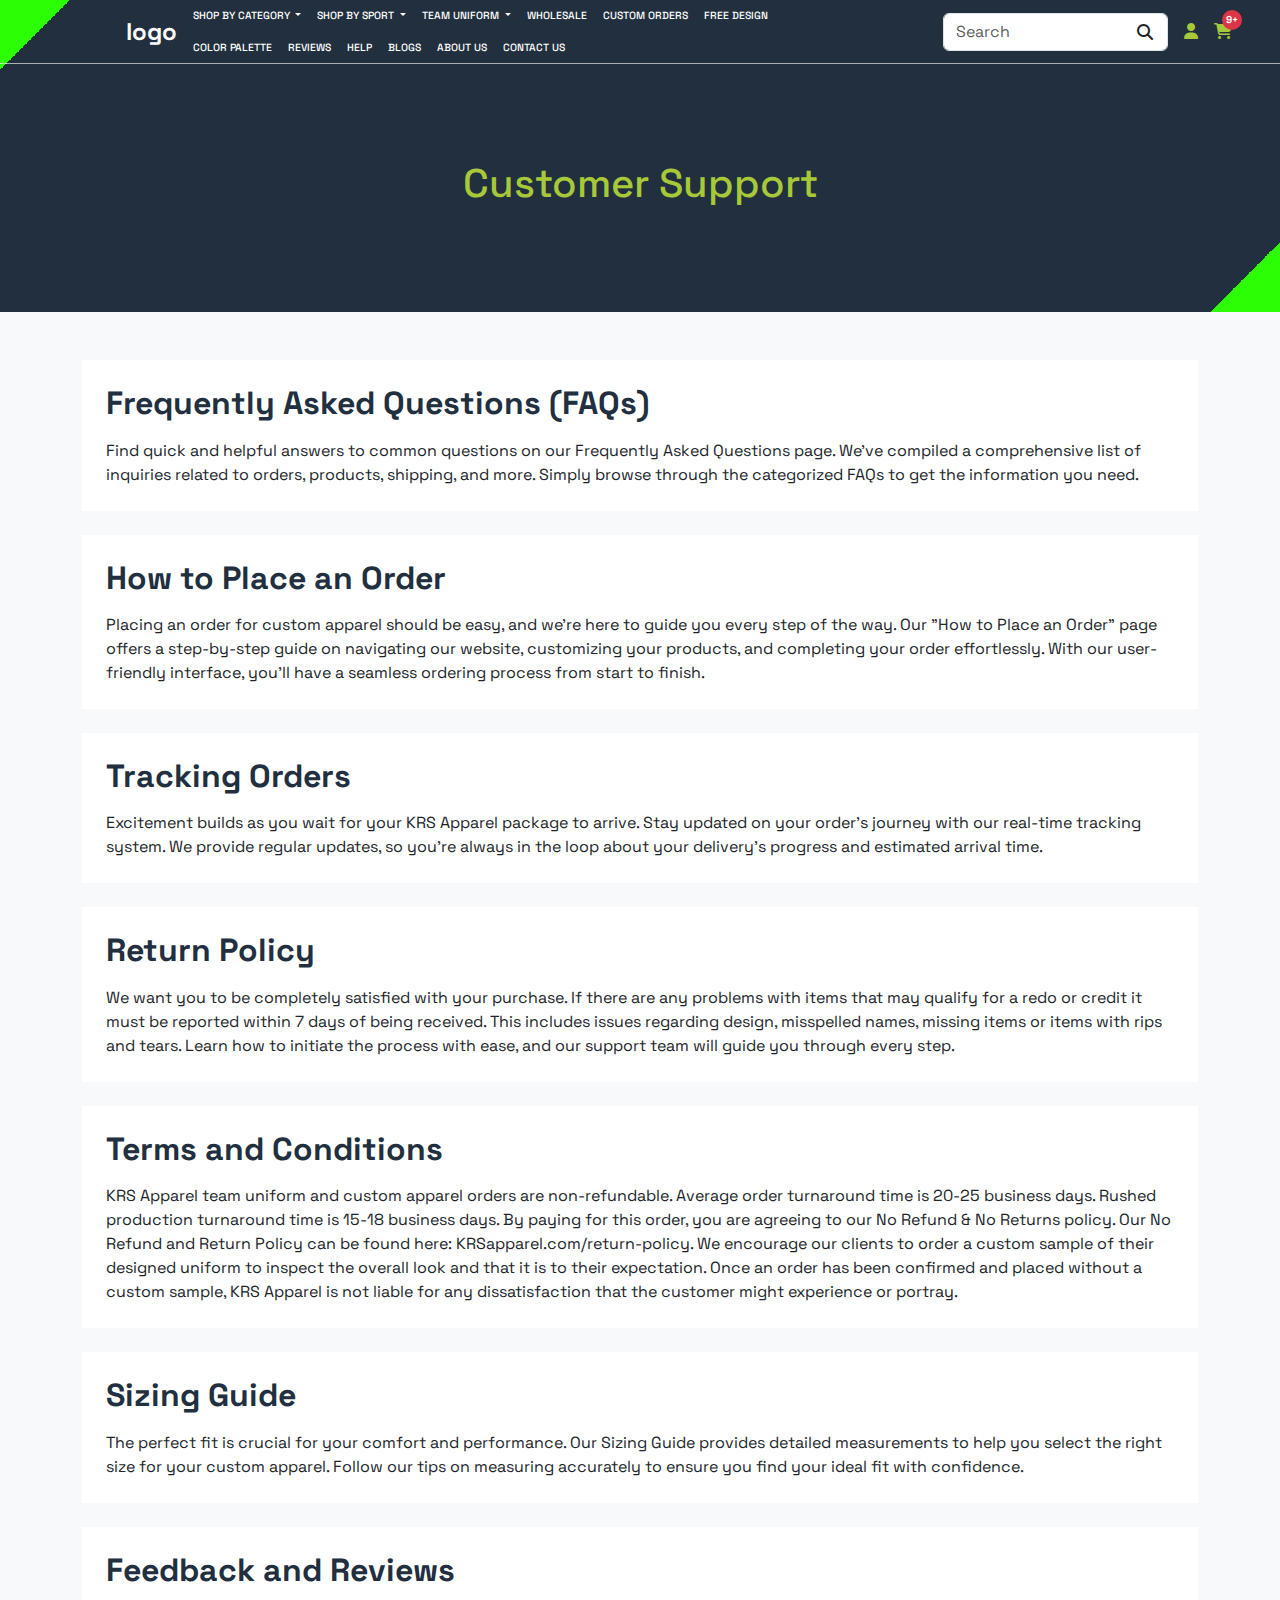
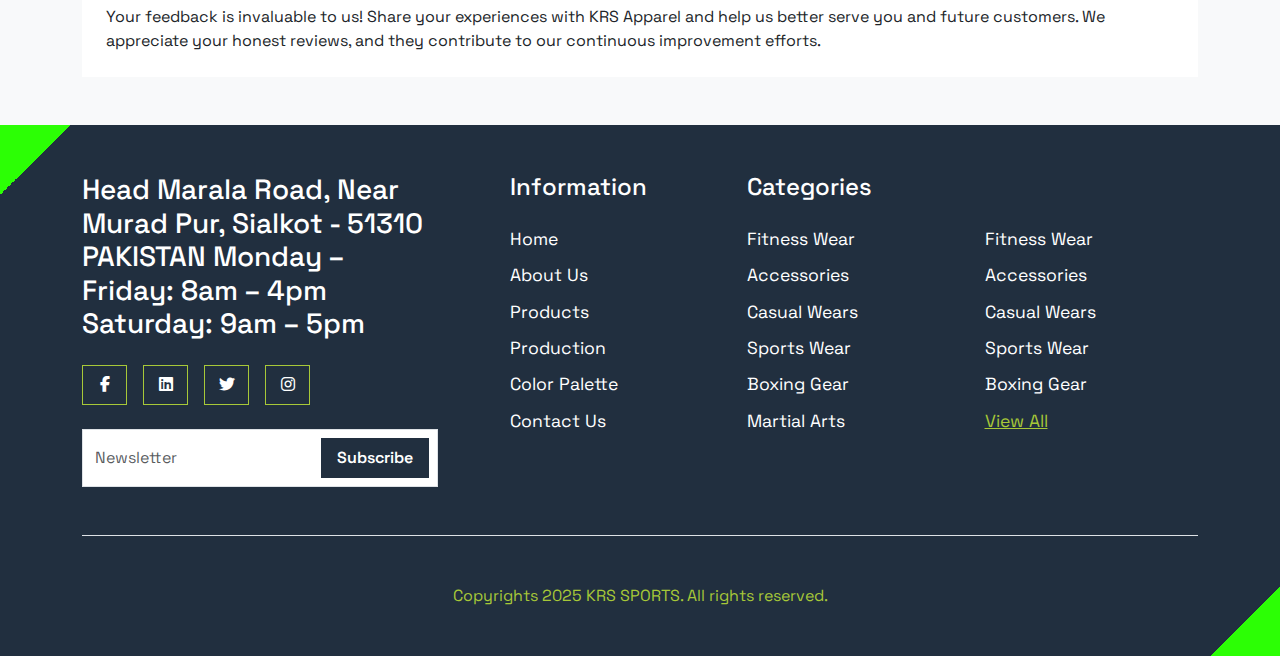
<file: support.html>
<!DOCTYPE html>
<html lang="en">
  <head>
    <meta charset="UTF-8" />
    <meta name="viewport" content="width=device-width, initial-scale=1.0" />
    <title>Customer support</title>
    <link rel="stylesheet" href="./assets/css/style.css" />
    <link rel="stylesheet" href="./assets/css/bootstrap.min.css" />
    <link rel="stylesheet" href="./assets/css/all.min.css" />
    <link rel="stylesheet" href="./assets/css/swiper.min.css" />
  </head>
  <body class="bg-light">
    <section class="position-relative headr-sec secondary-bg position-relative">
<header class="d-lg-flex justify-content-between align-items-center px-3 px-xl-5">
        <nav class="navbar navbar-expand-lg ps-lg-5">
            <a class="navbar-brand fs-4 text-white fw-bold" href="./index.html"
              >logo</a>
            <button
              class="navbar-toggler"
              type="button"
              data-bs-toggle="collapse"
              data-bs-target="#navbarSupportedContent"
              aria-controls="navbarSupportedContent"
              aria-expanded="false"
              aria-label="Toggle navigation"
            >
              <span class="text-white"><i class="fa-solid fa-bars"></i></span>
            </button>
            <div
              class="collapse navbar-collapse pt-4 pt-lg-0"
              id="navbarSupportedContent"
            >
              <ul class="navbar-nav ms-auto mb-2 mb-lg-0 gap-3 flex-wrap">
                <li class="nav-item dropdown">
                  <a
                    class="nav-link dropdown-toggle small text-uppercase"
                    href=""
                    id="navbarDropdown"
                    role="button"
                    data-bs-toggle="dropdown"
                    aria-expanded="true"
                  >
                    Shop by Category
                  </a>
                  <ul
                    class="dropdown-menu "
                    aria-labelledby="navbarDropdown"
                    data-bs-popper="none"
                  >
                    <div class="row row-cols-1 row-cols-md-2 row-cols-lg-3 row-cols-xl-4">
                      <div class="col mb-4">
                        <a href="./listing.html" class="category-item   d-block text-decoration-none secondary-text">
                            <div class="d-flex justify-content-between px-2 pt-2 fw-bold text-uppercase">Jersey <i class="fa-solid fa-arrow-right"></i></div>
                          <figure class="mb-0">
                            <img src="./assets/image/item1.webp" class=" " alt="">
                          </figure>
                        </a>
                      </div>
                      <div class="col mb-4">
                        <a href="./listing.html" class="category-item   d-block text-decoration-none secondary-text">
                          <div class="d-flex justify-content-between px-2 pt-2 fw-bold text-uppercase">Polos <i class="fa-solid fa-arrow-right"></i></div>
                          <figure class="mb-0">
                            <img src="./assets/image/polos.png" class=" " alt="">
                          </figure>
                        </a>
                      </div>
                      <div class="col mb-4">
                        <a href="./listing.html" class="category-item   d-block text-decoration-none secondary-text">
                          <div class="d-flex justify-content-between px-2 pt-2 fw-bold text-uppercase">Long Sleeves <i class="fa-solid fa-arrow-right"></i></div>
                          <figure class="mb-0">
                            <img src="./assets/image/item1.webp" class=" " alt="">
                          </figure>
                        </a>
                      </div>
                      <div class="col mb-4">
                        <a href="./listing.html" class="category-item   d-block text-decoration-none secondary-text">
                          <div class="d-flex justify-content-between px-2 pt-2 fw-bold text-uppercase">Sleeveless <i class="fa-solid fa-arrow-right"></i></div>
                          <figure class="mb-0">
                            <img src="./assets/image/item1.webp" class=" " alt="">
                          </figure>
                        </a>
                      </div>
                      <div class="col mb-4 mb-lg-0">
                        <a href="./listing.html" class="category-item   d-block text-decoration-none secondary-text">
                          <div class="d-flex justify-content-between px-2 pt-2 fw-bold text-uppercase">Tank tops <i class="fa-solid fa-arrow-right"></i></div>
                          <figure class="mb-0">
                            <img src="./assets/image/item1.webp" class=" " alt="">
                          </figure>
                        </a>
                      </div>
                      <div class="col mb-4 mb-lg-0">
                        <a href="./listing.html" class="category-item   d-block text-decoration-none secondary-text">
                          <div class="d-flex justify-content-between px-2 pt-2 fw-bold text-uppercase">hoddies <i class="fa-solid fa-arrow-right"></i></div>
                          <figure class="mb-0">
                            <img src="./assets/image/item1.webp" class=" " alt="">
                          </figure>
                        </a>
                      </div>
                      <div class="col mb-4 mb-lg-0">
                        <a href="./listing.html" class="category-item   d-block text-decoration-none secondary-text">
                          <div class="d-flex justify-content-between px-2 pt-2 fw-bold text-uppercase">hats <i class="fa-solid fa-arrow-right"></i></div>
                          <figure class="mb-0">
                            <img src="./assets/image/item1.webp" class=" " alt="">
                          </figure>
                        </a>
                      </div>
                      <div class="col mb-4 mb-lg-0">
                        <div class="view-all d-flex align-items-center h-100  ">
                          <a href="./listing.html" class="fw-bold text-uppercase text-decoration-none text-center d-inline-block w-100">
                            <i class="fa-solid fa-boxes-stacked fs-2 mb-3"></i> <br>
                            View All Categories
                          </a>
                        </div>
                      </div>
                    </div>
                    <!-- Add more services here as needed -->
                  </ul>
                </li>
                <li class="nav-item dropdown">
                  <a
                    class="nav-link dropdown-toggle small text-uppercase"
                    href=""
                    id="navbarDropdown"
                    role="button"
                    data-bs-toggle="dropdown"
                    aria-expanded="true"
                  >
                    Shop by sport
                  </a>
                  <ul
                    class="dropdown-menu "
                    aria-labelledby="navbarDropdown"
                    data-bs-popper="none"
                  >
                    <div class="row row-cols-1 row-cols-md-2 row-cols-lg-3 row-cols-xl-4">
                      <div class="col mb-4">
                        <a href="./listing.html" class="category-item   d-block text-decoration-none secondary-text">
                            <div class="d-flex justify-content-between px-2 pt-2 fw-bold text-uppercase">Jersey <i class="fa-solid fa-arrow-right"></i></div>
                          <figure class="mb-0">
                            <img src="./assets/image/item1.webp" class=" " alt="">
                          </figure>
                        </a>
                      </div>
                      <div class="col mb-4">
                        <a href="./listing.html" class="category-item   d-block text-decoration-none secondary-text">
                            <div class="d-flex justify-content-between px-2 pt-2 fw-bold text-uppercase">Jersey <i class="fa-solid fa-arrow-right"></i></div>
                          <figure class="mb-0">
                            <img src="./assets/image/item1.webp" class=" " alt="">
                          </figure>
                        </a>
                      </div>
                      <div class="col mb-4">
                        <a href="./listing.html" class="category-item   d-block text-decoration-none secondary-text">
                            <div class="d-flex justify-content-between px-2 pt-2 fw-bold text-uppercase">Jersey <i class="fa-solid fa-arrow-right"></i></div>
                          <figure class="mb-0">
                            <img src="./assets/image/item1.webp" class=" " alt="">
                          </figure>
                        </a>
                      </div>
                      <div class="col mb-4">
                        <a href="./listing.html" class="category-item   d-block text-decoration-none secondary-text">
                            <div class="d-flex justify-content-between px-2 pt-2 fw-bold text-uppercase">Jersey <i class="fa-solid fa-arrow-right"></i></div>
                          <figure class="mb-0">
                            <img src="./assets/image/item1.webp" class=" " alt="">
                          </figure>
                        </a>
                      </div>
                      <div class="col mb-4 mb-lg-0">
                        <a href="./listing.html" class="category-item   d-block text-decoration-none secondary-text">
                            <div class="d-flex justify-content-between px-2 pt-2 fw-bold text-uppercase">Jersey <i class="fa-solid fa-arrow-right"></i></div>
                          <figure class="mb-0">
                            <img src="./assets/image/item1.webp" class=" " alt="">
                          </figure>
                        </a>
                      </div>
                      <div class="col mb-4 mb-lg-0">
                        <a href="./listing.html" class="category-item   d-block text-decoration-none secondary-text">
                            <div class="d-flex justify-content-between px-2 pt-2 fw-bold text-uppercase">Jersey <i class="fa-solid fa-arrow-right"></i></div>
                          <figure class="mb-0">
                            <img src="./assets/image/item1.webp" class=" " alt="">
                          </figure>
                        </a>
                      </div>
                      <div class="col mb-4 mb-lg-0">
                        <a href="./listing.html" class="category-item   d-block text-decoration-none secondary-text">
                            <div class="d-flex justify-content-between px-2 pt-2 fw-bold text-uppercase">Jersey <i class="fa-solid fa-arrow-right"></i></div>
                          <figure class="mb-0">
                            <img src="./assets/image/item1.webp" class=" " alt="">
                          </figure>
                        </a>
                      </div>
                      <div class="col mb-4 mb-lg-0">
                        <div class="view-all d-flex align-items-center h-100  ">
                          <a href="./listing.html" class="fw-bold text-uppercase text-decoration-none text-center d-inline-block w-100">
                            <i class="fa-solid fa-boxes-stacked fs-2 mb-3"></i> <br>
                            View All Categories
                          </a>
                        </div>
                      </div>
                    </div>
                    <!-- Add more services here as needed -->
                  </ul>
                </li>
                <li class="nav-item dropdown">
                  <a
                    class="nav-link dropdown-toggle small text-uppercase"
                    href=""
                    id="navbarDropdown"
                    role="button"
                    data-bs-toggle="dropdown"
                    aria-expanded="true"
                  >
                    Team Uniform
                  </a>
                  <ul
                    class="dropdown-menu "
                    aria-labelledby="navbarDropdown"
                    data-bs-popper="none"
                  >
                    <div class="row row-cols-1 row-cols-md-2 row-cols-lg-3 row-cols-xl-4">
                      <div class="col mb-4">
                        <a href="./teamuniform.html" class="category-item   d-block text-decoration-none secondary-text">
                            <div class="d-flex justify-content-between px-2 pt-2 fw-bold text-uppercase">Basket Ball <i class="fa-solid fa-arrow-right"></i></div>
                          <figure class="mb-0">
                            <img src="./assets/image/item1.webp" class=" " alt="">
                          </figure>
                        </a>
                      </div>
                      <div class="col mb-4">
                        <a href="./teamuniform.html" class="category-item   d-block text-decoration-none secondary-text">
                            <div class="d-flex justify-content-between px-2 pt-2 fw-bold text-uppercase">Base Ball <i class="fa-solid fa-arrow-right"></i></div>
                          <figure class="mb-0">
                            <img src="./assets/image/item1.webp" class=" " alt="">
                          </figure>
                        </a>
                      </div>
                      <div class="col mb-4">
                        <a href="./teamuniform.html" class="category-item   d-block text-decoration-none secondary-text">
                            <div class="d-flex justify-content-between px-2 pt-2 fw-bold text-uppercase">Foot Ball <i class="fa-solid fa-arrow-right"></i></div>
                          <figure class="mb-0">
                            <img src="./assets/image/item1.webp" class=" " alt="">
                          </figure>
                        </a>
                      </div>
                      <div class="col mb-4">
                        <a href="./teamuniform.html" class="category-item   d-block text-decoration-none secondary-text">
                            <div class="d-flex justify-content-between px-2 pt-2 fw-bold text-uppercase">Soft Ball <i class="fa-solid fa-arrow-right"></i></div>
                          <figure class="mb-0">
                            <img src="./assets/image/item1.webp" class=" " alt="">
                          </figure>
                        </a>
                      </div>
                      <div class="col mb-4 mb-lg-0">
                        <a href="./teamuniform.html" class="category-item   d-block text-decoration-none secondary-text">
                            <div class="d-flex justify-content-between px-2 pt-2 fw-bold text-uppercase">Soccer <i class="fa-solid fa-arrow-right"></i></div>
                          <figure class="mb-0">
                            <img src="./assets/image/item1.webp" class=" " alt="">
                          </figure>
                        </a>
                      </div>
                      <div class="col mb-4 mb-lg-0">
                        <a href="./teamuniform.html" class="category-item   d-block text-decoration-none secondary-text">
                            <div class="d-flex justify-content-between px-2 pt-2 fw-bold text-uppercase">Volley Ball <i class="fa-solid fa-arrow-right"></i></div>
                          <figure class="mb-0">
                            <img src="./assets/image/item1.webp" class=" " alt="">
                          </figure>
                        </a>
                      </div>
                      <div class="col mb-4 mb-lg-0">
                        <a href="./teamuniform.html" class="category-item   d-block text-decoration-none secondary-text">
                            <div class="d-flex justify-content-between px-2 pt-2 fw-bold text-uppercase">Cricket <i class="fa-solid fa-arrow-right"></i></div>
                          <figure class="mb-0">
                            <img src="./assets/image/item1.webp" class=" " alt="">
                          </figure>
                        </a>
                      </div>
                      <div class="col mb-4 mb-lg-0">
                        <div class="view-all d-flex align-items-center h-100  ">
                          <a href="./listing.html" class="fw-bold text-uppercase text-decoration-none text-center d-inline-block w-100">
                            <i class="fa-solid fa-boxes-stacked fs-2 mb-3"></i> <br>
                            View All Categories
                          </a>
                        </div>
                      </div>
                    </div>
                    <!-- Add more services here as needed -->
                  </ul>
                </li>
                <li class="nav-item">
                  <a class="nav-link text-uppercase" href="./wholesale.html">Wholesale</a>
                </li>
                <li class="nav-item">
                  <a class="nav-link text-uppercase" href="">Custom Orders</a>
                </li>
                <li class="nav-item">
                  <a class="nav-link text-uppercase" href="">Free design</a>
                </li>
                <li class="nav-item">
                  <a class="nav-link text-uppercase" href="">color palette</a>
                </li>
                <li class="nav-item">
                  <a class="nav-link text-uppercase" href="./reviews.html">Reviews</a>
                </li>
                <li class="nav-item">
                  <a class="nav-link text-uppercase" href="./support.html">Help</a>
                </li>
                <li class="nav-item">
                  <a class="nav-link text-uppercase" href="./blogs.html">Blogs</a>
                </li>
                <li class="nav-item">
                  <a class="nav-link text-uppercase" href="./about.html">About us</a>
                </li>
                <li class="nav-item">
                  <a class="nav-link text-uppercase" href="./contact.html">contact us</a>
                </li>
              </ul>
              
            </div>
        </nav>
        <div class="form d-flex justify-content-center justify-content-lg-end align-items-center gap-3 mb-2 mb-lg-0">
          <form role="search" class="position-relative">
            <input class="form-control me-2" type="search" placeholder="Search" aria-label="Search">
            <i class="fa-solid fa-magnifying-glass icon"></i>
          </form>
<a href="" class="primary-text"><i class="fa-solid fa-user"></i></a>
<a href="" class="position-relative primary-text">
  <i class="fa-solid fa-cart-shopping"></i>
  <span class="position-absolute top-0 start-100 translate-middle badge rounded-pill bg-danger">
    9+
    <span class="visually-hidden">unread messages</span>
  </span>
</a>
        </div>
      </header>
      <section class="title py-5 position-relative">
        <div class="container">
         <h1 class="primary-text text-center py-lg-5">Customer Support</h1>
        </div>
      </section>
    </section>
   <section class="my-5">
    <div class="container">
      <div class="bg-white p-4 mb-4">
        <h2 class="mb-3 fw-bold secondary-text ">Frequently Asked Questions (FAQs)</h2>
        <p class="mb-0">
          Find quick and helpful answers to common questions on our Frequently Asked Questions page. We've compiled a comprehensive list of inquiries related to orders, products, shipping, and more. Simply browse through the categorized FAQs to get the information you need.
        </p>
      </div>
      <div class="bg-white p-4 mb-4">
        <h2 class="mb-3 fw-bold secondary-text ">How to Place an Order</h2>
        <p class="mb-0">
          Placing an order for custom apparel should be easy, and we're here to guide you every step of the way. Our "How to Place an Order" page offers a step-by-step guide on navigating our website, customizing your products, and completing your order effortlessly. With our user-friendly interface, you'll have a seamless ordering process from start to finish.
        </p>
      </div>
      <div class="bg-white p-4 mb-4">
        <h2 class="mb-3 fw-bold secondary-text ">Tracking Orders</h2>
        <p class="mb-0">
          Excitement builds as you wait for your KRS Apparel package to arrive. Stay updated on your order's journey with our real-time tracking system. We provide regular updates, so you're always in the loop about your delivery's progress and estimated arrival time.
        </p>
      </div>
      <div class="bg-white p-4 mb-4">
        <h2 class="mb-3 fw-bold secondary-text ">Return Policy</h2>
        <p class="mb-0">
          We want you to be completely satisfied with your purchase. If there are any problems with items that may qualify for a redo or credit it must be reported within 7 days of being received. This includes issues regarding design, misspelled names, missing items or items with rips and tears. Learn how to initiate the process with ease, and our support team will guide you through every step.
        </p>
      </div>
      <div class="bg-white p-4 mb-4">
        <h2 class="mb-3 fw-bold secondary-text ">Terms and Conditions</h2>
        <p class="mb-0">
          KRS Apparel team uniform and custom apparel orders are non-refundable. Average order turnaround time is 20-25 business days. Rushed production turnaround time is 15-18 business days. By paying for this order, you are agreeing to our No Refund & No Returns policy. Our No Refund and Return Policy can be found here: KRSapparel.com/return-policy. We encourage our clients to order a custom sample of their designed uniform to inspect the overall look and that it is to their expectation. Once an order has been confirmed and placed without a custom sample, KRS Apparel is not liable for any dissatisfaction that the customer might experience or portray.
        </p>
      </div>
      <div class="bg-white p-4 mb-4">
        <h2 class="mb-3 fw-bold secondary-text ">Sizing Guide</h2>
        <p class="mb-0">
          The perfect fit is crucial for your comfort and performance. Our Sizing Guide provides detailed measurements to help you select the right size for your custom apparel. Follow our tips on measuring accurately to ensure you find your ideal fit with confidence.
        </p>
      </div>
      <div class="bg-white p-4 mb-4">
        <h2 class="mb-3 fw-bold secondary-text ">Feedback and Reviews</h2>
        <p class="mb-0">
          Your feedback is invaluable to us! Share your experiences with KRS Apparel and help us better serve you and future customers. We appreciate your honest reviews, and they contribute to our continuous improvement efforts.
        </p>
      </div>
    </div>
   </section>
    <footer class="py-5 secondary-bg">
      <div class="container">
        <div class="row justify-content-between">
          <div class="col-lg-4">
            <h3 class="text-white">Head Marala Road, Near Murad Pur,
              Sialkot - 51310 PAKISTAN   Monday – Friday: 8am – 4pm Saturday: 9am – 5pm</h3>
              <div class="d-md-flex align-items-center gap-3 social-media mt-4">
                <a href="" class="text-white"><i class="fa-brands fa-facebook-f"></i></a>
                <a href="" class="text-white"><i class="fa-brands fa-linkedin"></i></a>
                <a href="" class="text-white"><i class="fa-brands fa-twitter"></i></a>
                <a href="" class="text-white"><i class="fa-brands fa-instagram"></i></a>
              </div>
              <div class="newsletter mt-4 position-relative">
                <input type="text" class="form-control py-3 rounded-0" placeholder="Newsletter">
                <button class="secondary-btn py-2 px-3">Subscribe</button>
              </div>
          </div>
          <div class="col-lg-2">
            <h4 class="text-white mb-4">Information</h4>
            <div class="links">
              <a href="" class="text-decoration-none d-block text-white">Home</a>
              <a href="" class="text-decoration-none d-block text-white">About Us</a>
              <a href="" class="text-decoration-none d-block text-white">Products</a>
              <a href="" class="text-decoration-none d-block text-white">Production</a>
              <a href="" class="text-decoration-none d-block text-white">Color Palette</a>
              <a href="" class="text-decoration-none d-block text-white">Contact Us</a>
            </div>
          </div>
          <div class="col-lg-5">
            <h4 class="text-white mb-4">Categories</h4>
            <div class="row row-cols-1 row-cols-md-2">
              <div class="col">
                <div class="links">
                  <a href="" class="text-decoration-none d-block text-white">Fitness Wear</a>
                  <a href="" class="text-decoration-none d-block text-white">Accessories</a>
                  <a href="" class="text-decoration-none d-block text-white">Casual Wears</a>
                  <a href="" class="text-decoration-none d-block text-white">Sports Wear</a>
                  <a href="" class="text-decoration-none d-block text-white">Boxing Gear</a>
                  <a href="" class="text-decoration-none d-block text-white">Martial Arts</a>
                </div>
              </div>
              <div class="col">
                <div class="links">
                  <a href="" class="text-decoration-none d-block text-white">Fitness Wear</a>
                  <a href="" class="text-decoration-none d-block text-white">Accessories</a>
                  <a href="" class="text-decoration-none d-block text-white">Casual Wears</a>
                  <a href="" class="text-decoration-none d-block text-white">Sports Wear</a>
                  <a href="" class="text-decoration-none d-block text-white">Boxing Gear</a>
                  <a href="" class="d-block primary-text">View All</a>
                </div>
              </div>
            </div>
          </div>
        </div>
        <div class="mt-5 border-top pt-5 text-center">
          <span class="primary-text">Copyrights 2025 KRS SPORTS. All rights reserved.</span>
        </div>
      </div>
    </footer>
    <script src="./assets/js/swiper.min.js"></script>
    <script src="./assets/js/script.js"></script>
    <script src="./assets/js/bootstrap.bundle.min.js"></script>
  </body>
</html>
</file>
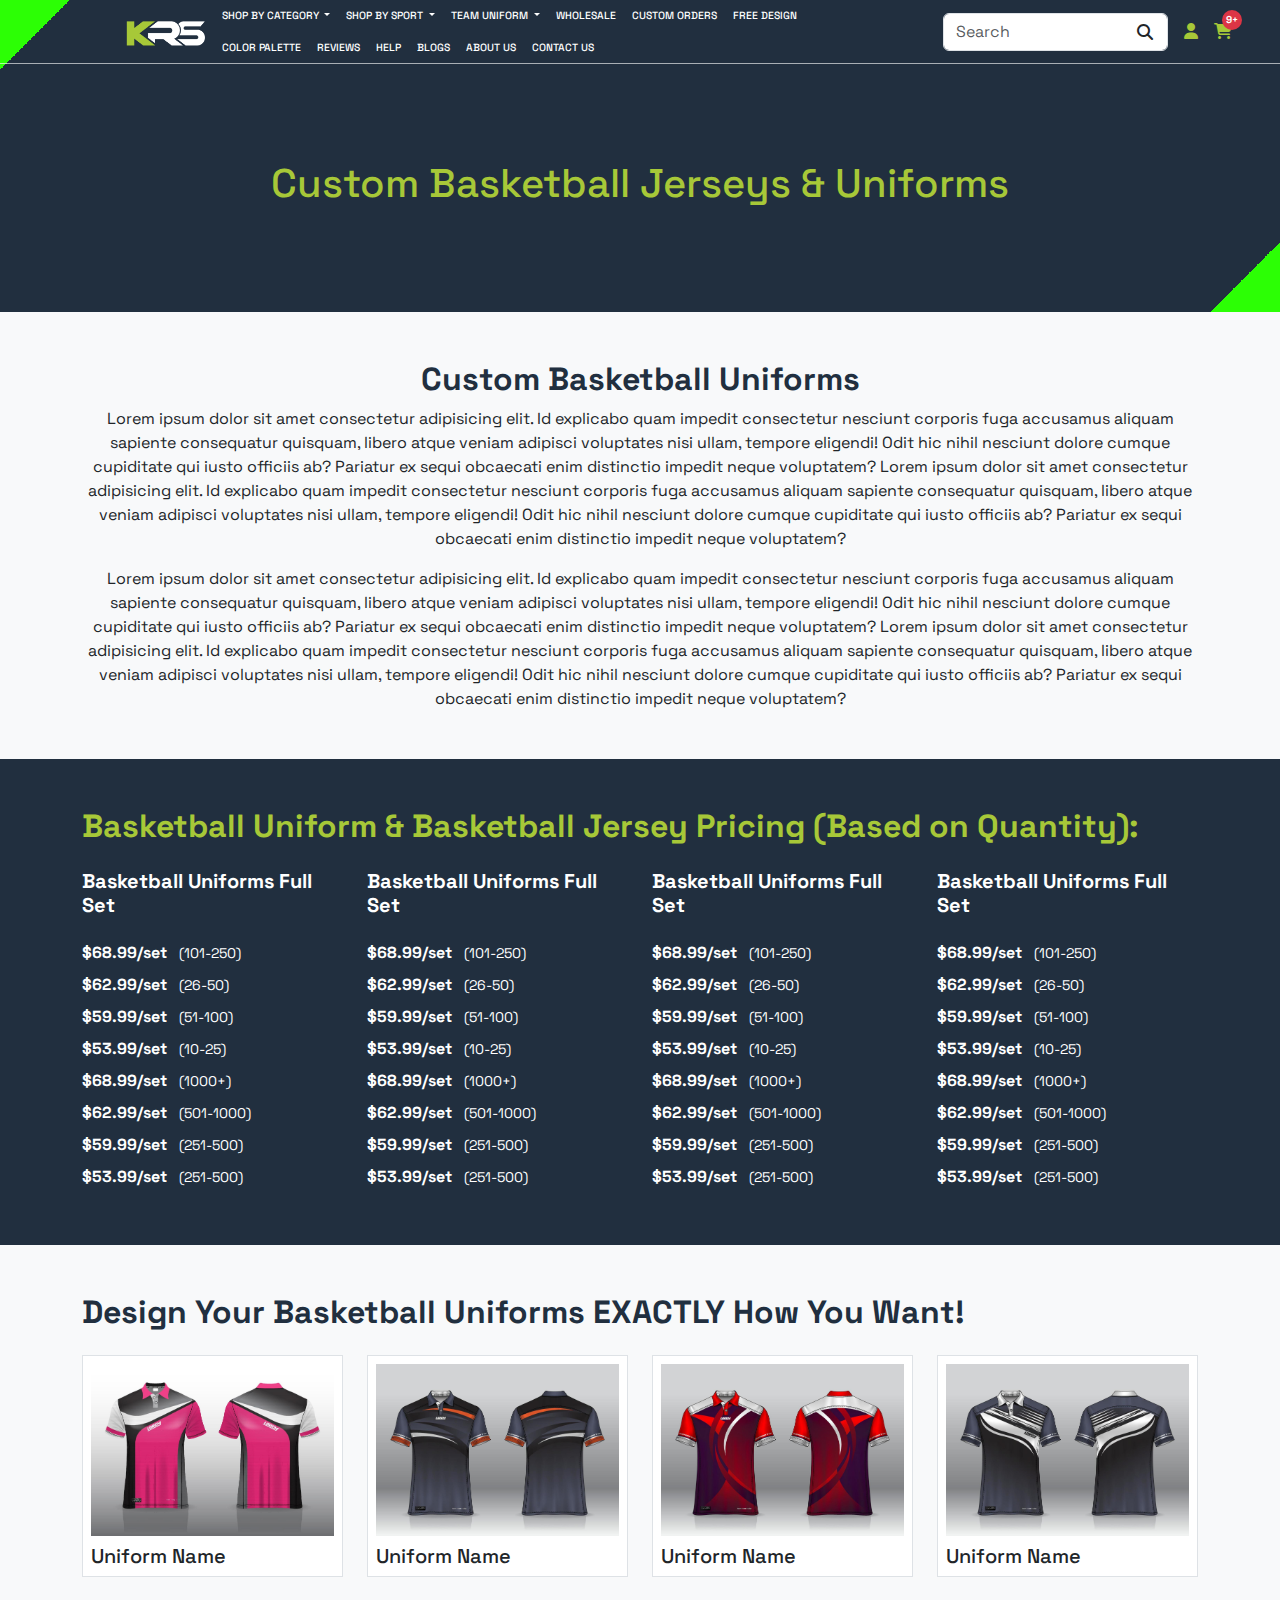
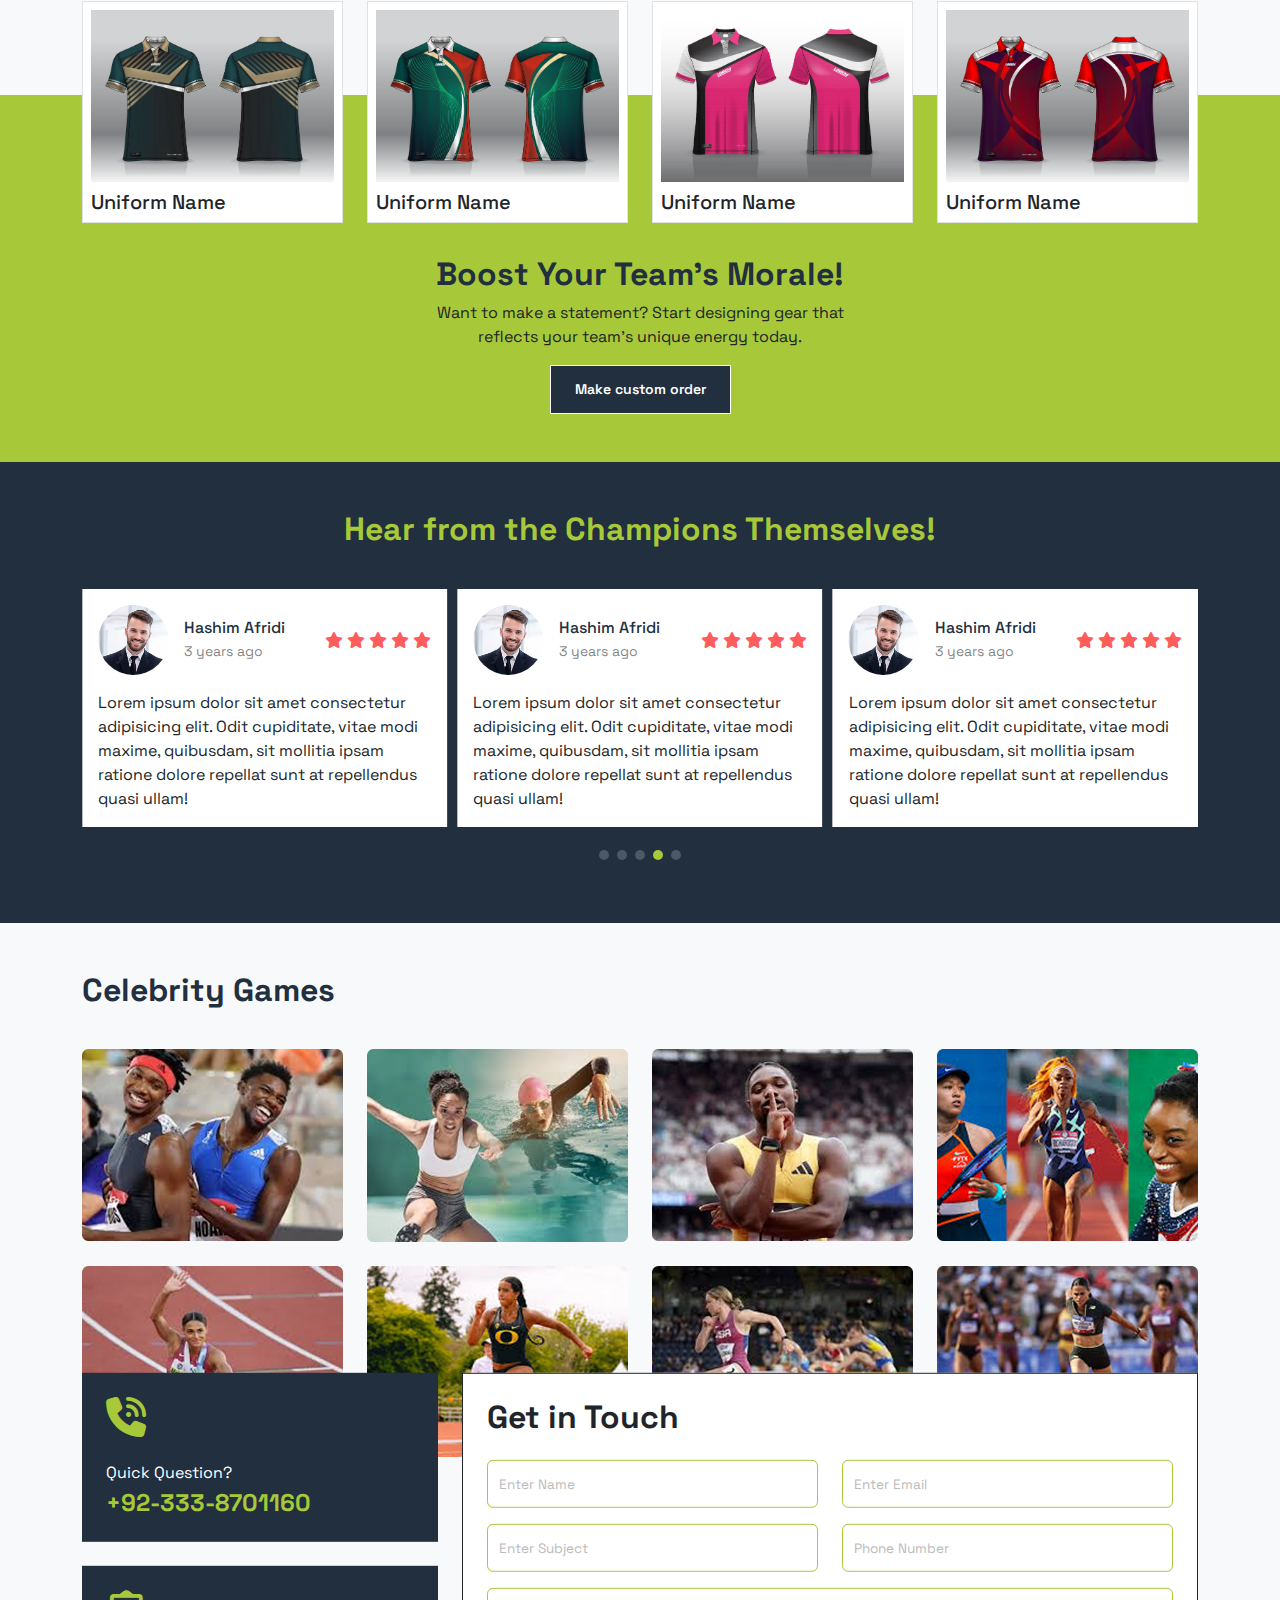
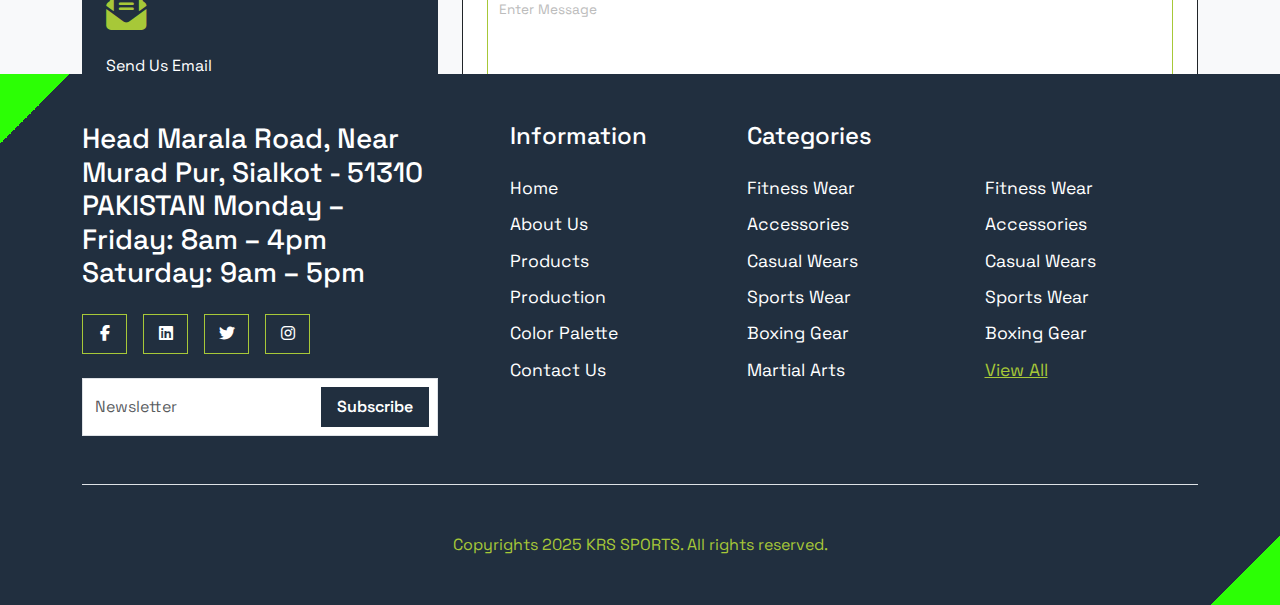
<file: teamuniform.html>
<!DOCTYPE html>
<html lang="en">
  <head>
    <meta charset="UTF-8" />
    <meta name="viewport" content="width=device-width, initial-scale=1.0" />
    <title>Team Uniform</title>
    <link rel="stylesheet" href="./assets/css/style.css" />
    <link rel="stylesheet" href="./assets/css/bootstrap.min.css" />
    <link rel="stylesheet" href="./assets/css/all.min.css" />
    <link rel="stylesheet" href="./assets/css/swiper.min.css" />
  </head>
  <body class="bg-light">
    <section class="position-relative headr-sec secondary-bg position-relative">
<header class="d-lg-flex justify-content-between align-items-center px-3 px-xl-5">
        <nav class="navbar navbar-expand-lg ps-lg-5">
             <a class="navbar-brand fs-4 text-white fw-bold" href="./index.html"
              ><img src="./assets/image/logo-01.png" width="80px" alt=""></a>
            <button
              class="navbar-toggler"
              type="button"
              data-bs-toggle="collapse"
              data-bs-target="#navbarSupportedContent"
              aria-controls="navbarSupportedContent"
              aria-expanded="false"
              aria-label="Toggle navigation"
            >
              <span class="text-white"><i class="fa-solid fa-bars"></i></span>
            </button>
            <div
              class="collapse navbar-collapse pt-4 pt-lg-0"
              id="navbarSupportedContent"
            >
              <ul class="navbar-nav ms-auto mb-2 mb-lg-0 gap-3 flex-wrap">
                <li class="nav-item dropdown">
                  <a
                    class="nav-link dropdown-toggle small text-uppercase"
                    href=""
                    id="navbarDropdown"
                    role="button"
                    data-bs-toggle="dropdown"
                    aria-expanded="true"
                  >
                    Shop by Category
                  </a>
                  <ul
                    class="dropdown-menu "
                    aria-labelledby="navbarDropdown"
                    data-bs-popper="none"
                  >
                    <div class="row row-cols-1 row-cols-md-2 row-cols-lg-3 row-cols-xl-4">
                      <div class="col mb-4">
                        <a href="./listing.html" class="category-item   d-block text-decoration-none secondary-text">
                            <div class="d-flex justify-content-between px-2 pt-2 fw-bold text-uppercase">Jersey <i class="fa-solid fa-arrow-right"></i></div>
                          <figure class="mb-0">
                            <img src="./assets/image/item1.webp" class=" " alt="">
                          </figure>
                        </a>
                      </div>
                      <div class="col mb-4">
                        <a href="./listing.html" class="category-item   d-block text-decoration-none secondary-text">
                          <div class="d-flex justify-content-between px-2 pt-2 fw-bold text-uppercase">Polos <i class="fa-solid fa-arrow-right"></i></div>
                          <figure class="mb-0">
                            <img src="./assets/image/polos.png" class=" " alt="">
                          </figure>
                        </a>
                      </div>
                      <div class="col mb-4">
                        <a href="./listing.html" class="category-item   d-block text-decoration-none secondary-text">
                          <div class="d-flex justify-content-between px-2 pt-2 fw-bold text-uppercase">Long Sleeves <i class="fa-solid fa-arrow-right"></i></div>
                          <figure class="mb-0">
                            <img src="./assets/image/item1.webp" class=" " alt="">
                          </figure>
                        </a>
                      </div>
                      <div class="col mb-4">
                        <a href="./listing.html" class="category-item   d-block text-decoration-none secondary-text">
                          <div class="d-flex justify-content-between px-2 pt-2 fw-bold text-uppercase">Sleeveless <i class="fa-solid fa-arrow-right"></i></div>
                          <figure class="mb-0">
                            <img src="./assets/image/item1.webp" class=" " alt="">
                          </figure>
                        </a>
                      </div>
                      <div class="col mb-4 mb-lg-0">
                        <a href="./listing.html" class="category-item   d-block text-decoration-none secondary-text">
                          <div class="d-flex justify-content-between px-2 pt-2 fw-bold text-uppercase">Tank tops <i class="fa-solid fa-arrow-right"></i></div>
                          <figure class="mb-0">
                            <img src="./assets/image/item1.webp" class=" " alt="">
                          </figure>
                        </a>
                      </div>
                      <div class="col mb-4 mb-lg-0">
                        <a href="./listing.html" class="category-item   d-block text-decoration-none secondary-text">
                          <div class="d-flex justify-content-between px-2 pt-2 fw-bold text-uppercase">hoddies <i class="fa-solid fa-arrow-right"></i></div>
                          <figure class="mb-0">
                            <img src="./assets/image/item1.webp" class=" " alt="">
                          </figure>
                        </a>
                      </div>
                      <div class="col mb-4 mb-lg-0">
                        <a href="./listing.html" class="category-item   d-block text-decoration-none secondary-text">
                          <div class="d-flex justify-content-between px-2 pt-2 fw-bold text-uppercase">hats <i class="fa-solid fa-arrow-right"></i></div>
                          <figure class="mb-0">
                            <img src="./assets/image/item1.webp" class=" " alt="">
                          </figure>
                        </a>
                      </div>
                      <div class="col mb-4 mb-lg-0">
                        <div class="view-all d-flex align-items-center h-100  ">
                          <a href="./listing.html" class="fw-bold text-uppercase text-decoration-none text-center d-inline-block w-100">
                            <i class="fa-solid fa-boxes-stacked fs-2 mb-3"></i> <br>
                            View All Categories
                          </a>
                        </div>
                      </div>
                    </div>
                    <!-- Add more services here as needed -->
                  </ul>
                </li>
                <li class="nav-item dropdown">
                  <a
                    class="nav-link dropdown-toggle small text-uppercase"
                    href=""
                    id="navbarDropdown"
                    role="button"
                    data-bs-toggle="dropdown"
                    aria-expanded="true"
                  >
                    Shop by sport
                  </a>
                  <ul
                    class="dropdown-menu "
                    aria-labelledby="navbarDropdown"
                    data-bs-popper="none"
                  >
                    <div class="row row-cols-1 row-cols-md-2 row-cols-lg-3 row-cols-xl-4">
                      <div class="col mb-4">
                        <a href="./listing.html" class="category-item   d-block text-decoration-none secondary-text">
                            <div class="d-flex justify-content-between px-2 pt-2 fw-bold text-uppercase">Jersey <i class="fa-solid fa-arrow-right"></i></div>
                          <figure class="mb-0">
                            <img src="./assets/image/item1.webp" class=" " alt="">
                          </figure>
                        </a>
                      </div>
                      <div class="col mb-4">
                        <a href="./listing.html" class="category-item   d-block text-decoration-none secondary-text">
                            <div class="d-flex justify-content-between px-2 pt-2 fw-bold text-uppercase">Jersey <i class="fa-solid fa-arrow-right"></i></div>
                          <figure class="mb-0">
                            <img src="./assets/image/item1.webp" class=" " alt="">
                          </figure>
                        </a>
                      </div>
                      <div class="col mb-4">
                        <a href="./listing.html" class="category-item   d-block text-decoration-none secondary-text">
                            <div class="d-flex justify-content-between px-2 pt-2 fw-bold text-uppercase">Jersey <i class="fa-solid fa-arrow-right"></i></div>
                          <figure class="mb-0">
                            <img src="./assets/image/item1.webp" class=" " alt="">
                          </figure>
                        </a>
                      </div>
                      <div class="col mb-4">
                        <a href="./listing.html" class="category-item   d-block text-decoration-none secondary-text">
                            <div class="d-flex justify-content-between px-2 pt-2 fw-bold text-uppercase">Jersey <i class="fa-solid fa-arrow-right"></i></div>
                          <figure class="mb-0">
                            <img src="./assets/image/item1.webp" class=" " alt="">
                          </figure>
                        </a>
                      </div>
                      <div class="col mb-4 mb-lg-0">
                        <a href="./listing.html" class="category-item   d-block text-decoration-none secondary-text">
                            <div class="d-flex justify-content-between px-2 pt-2 fw-bold text-uppercase">Jersey <i class="fa-solid fa-arrow-right"></i></div>
                          <figure class="mb-0">
                            <img src="./assets/image/item1.webp" class=" " alt="">
                          </figure>
                        </a>
                      </div>
                      <div class="col mb-4 mb-lg-0">
                        <a href="./listing.html" class="category-item   d-block text-decoration-none secondary-text">
                            <div class="d-flex justify-content-between px-2 pt-2 fw-bold text-uppercase">Jersey <i class="fa-solid fa-arrow-right"></i></div>
                          <figure class="mb-0">
                            <img src="./assets/image/item1.webp" class=" " alt="">
                          </figure>
                        </a>
                      </div>
                      <div class="col mb-4 mb-lg-0">
                        <a href="./listing.html" class="category-item   d-block text-decoration-none secondary-text">
                            <div class="d-flex justify-content-between px-2 pt-2 fw-bold text-uppercase">Jersey <i class="fa-solid fa-arrow-right"></i></div>
                          <figure class="mb-0">
                            <img src="./assets/image/item1.webp" class=" " alt="">
                          </figure>
                        </a>
                      </div>
                      <div class="col mb-4 mb-lg-0">
                        <div class="view-all d-flex align-items-center h-100  ">
                          <a href="./listing.html" class="fw-bold text-uppercase text-decoration-none text-center d-inline-block w-100">
                            <i class="fa-solid fa-boxes-stacked fs-2 mb-3"></i> <br>
                            View All Categories
                          </a>
                        </div>
                      </div>
                    </div>
                    <!-- Add more services here as needed -->
                  </ul>
                </li>
                <li class="nav-item dropdown">
                  <a
                    class="nav-link dropdown-toggle small text-uppercase"
                    href=""
                    id="navbarDropdown"
                    role="button"
                    data-bs-toggle="dropdown"
                    aria-expanded="true"
                  >
                    Team Uniform
                  </a>
                  <ul
                    class="dropdown-menu "
                    aria-labelledby="navbarDropdown"
                    data-bs-popper="none"
                  >
                    <div class="row row-cols-1 row-cols-md-2 row-cols-lg-3 row-cols-xl-4">
                      <div class="col mb-4">
                        <a href="./teamuniform.html" class="category-item   d-block text-decoration-none secondary-text">
                            <div class="d-flex justify-content-between px-2 pt-2 fw-bold text-uppercase">Basket Ball <i class="fa-solid fa-arrow-right"></i></div>
                          <figure class="mb-0">
                            <img src="./assets/image/item1.webp" class=" " alt="">
                          </figure>
                        </a>
                      </div>
                      <div class="col mb-4">
                        <a href="./teamuniform.html" class="category-item   d-block text-decoration-none secondary-text">
                            <div class="d-flex justify-content-between px-2 pt-2 fw-bold text-uppercase">Base Ball <i class="fa-solid fa-arrow-right"></i></div>
                          <figure class="mb-0">
                            <img src="./assets/image/item1.webp" class=" " alt="">
                          </figure>
                        </a>
                      </div>
                      <div class="col mb-4">
                        <a href="./teamuniform.html" class="category-item   d-block text-decoration-none secondary-text">
                            <div class="d-flex justify-content-between px-2 pt-2 fw-bold text-uppercase">Foot Ball <i class="fa-solid fa-arrow-right"></i></div>
                          <figure class="mb-0">
                            <img src="./assets/image/item1.webp" class=" " alt="">
                          </figure>
                        </a>
                      </div>
                      <div class="col mb-4">
                        <a href="./teamuniform.html" class="category-item   d-block text-decoration-none secondary-text">
                            <div class="d-flex justify-content-between px-2 pt-2 fw-bold text-uppercase">Soft Ball <i class="fa-solid fa-arrow-right"></i></div>
                          <figure class="mb-0">
                            <img src="./assets/image/item1.webp" class=" " alt="">
                          </figure>
                        </a>
                      </div>
                      <div class="col mb-4 mb-lg-0">
                        <a href="./teamuniform.html" class="category-item   d-block text-decoration-none secondary-text">
                            <div class="d-flex justify-content-between px-2 pt-2 fw-bold text-uppercase">Soccer <i class="fa-solid fa-arrow-right"></i></div>
                          <figure class="mb-0">
                            <img src="./assets/image/item1.webp" class=" " alt="">
                          </figure>
                        </a>
                      </div>
                      <div class="col mb-4 mb-lg-0">
                        <a href="./teamuniform.html" class="category-item   d-block text-decoration-none secondary-text">
                            <div class="d-flex justify-content-between px-2 pt-2 fw-bold text-uppercase">Volley Ball <i class="fa-solid fa-arrow-right"></i></div>
                          <figure class="mb-0">
                            <img src="./assets/image/item1.webp" class=" " alt="">
                          </figure>
                        </a>
                      </div>
                      <div class="col mb-4 mb-lg-0">
                        <a href="./teamuniform.html" class="category-item   d-block text-decoration-none secondary-text">
                            <div class="d-flex justify-content-between px-2 pt-2 fw-bold text-uppercase">Cricket <i class="fa-solid fa-arrow-right"></i></div>
                          <figure class="mb-0">
                            <img src="./assets/image/item1.webp" class=" " alt="">
                          </figure>
                        </a>
                      </div>
                      <div class="col mb-4 mb-lg-0">
                        <div class="view-all d-flex align-items-center h-100  ">
                          <a href="./listing.html" class="fw-bold text-uppercase text-decoration-none text-center d-inline-block w-100">
                            <i class="fa-solid fa-boxes-stacked fs-2 mb-3"></i> <br>
                            View All Categories
                          </a>
                        </div>
                      </div>
                    </div>
                    <!-- Add more services here as needed -->
                  </ul>
                </li>
                <li class="nav-item">
                  <a class="nav-link text-uppercase" href="./wholesale.html">Wholesale</a>
                </li>
                <li class="nav-item">
                  <a class="nav-link text-uppercase" href="">Custom Orders</a>
                </li>
                <li class="nav-item">
                  <a class="nav-link text-uppercase" href="">Free design</a>
                </li>
                <li class="nav-item">
                  <a class="nav-link text-uppercase" href="">color palette</a>
                </li>
                <li class="nav-item">
                  <a class="nav-link text-uppercase" href="./reviews.html">Reviews</a>
                </li>
                <li class="nav-item">
                  <a class="nav-link text-uppercase" href="./support.html">Help</a>
                </li>
                <li class="nav-item">
                  <a class="nav-link text-uppercase" href="./blogs.html">Blogs</a>
                </li>
                <li class="nav-item">
                  <a class="nav-link text-uppercase" href="./about.html">About us</a>
                </li>
                <li class="nav-item">
                  <a class="nav-link text-uppercase" href="./contact.html">contact us</a>
                </li>
              </ul>
              
            </div>
        </nav>
        <div class="form d-flex justify-content-center justify-content-lg-end align-items-center gap-3 mb-2 mb-lg-0">
          <form role="search" class="position-relative">
            <input class="form-control me-2" type="search" placeholder="Search" aria-label="Search">
            <i class="fa-solid fa-magnifying-glass icon"></i>
          </form>
<a href="" class="primary-text"><i class="fa-solid fa-user"></i></a>
<a href="" class="position-relative primary-text">
  <i class="fa-solid fa-cart-shopping"></i>
  <span class="position-absolute top-0 start-100 translate-middle badge rounded-pill bg-danger">
    9+
    <span class="visually-hidden">unread messages</span>
  </span>
</a>
        </div>
      </header>
      <section class="title py-5 position-relative">
        <div class="container">
         <h1 class="primary-text text-center py-lg-5">Custom Basketball Jerseys & Uniforms</h1>
        </div>
      </section>
    </section>
    <section class="mt-5">
      <div class="container">
        <div class="text-center">
            <h2 class="mb-2 fw-bold secondary-text">Custom Basketball Uniforms</h2>
            <p>
              Lorem ipsum dolor sit amet consectetur adipisicing elit. Id explicabo quam impedit consectetur nesciunt corporis fuga accusamus aliquam sapiente consequatur quisquam, libero atque veniam adipisci voluptates nisi ullam, tempore eligendi! Odit hic nihil nesciunt dolore cumque cupiditate qui iusto officiis ab? Pariatur ex sequi obcaecati enim distinctio impedit neque voluptatem?
              Lorem ipsum dolor sit amet consectetur adipisicing elit. Id explicabo quam impedit consectetur nesciunt corporis fuga accusamus aliquam sapiente consequatur quisquam, libero atque veniam adipisci voluptates nisi ullam, tempore eligendi! Odit hic nihil nesciunt dolore cumque cupiditate qui iusto officiis ab? Pariatur ex sequi obcaecati enim distinctio impedit neque voluptatem?
            </p>
            <p>
              Lorem ipsum dolor sit amet consectetur adipisicing elit. Id explicabo quam impedit consectetur nesciunt corporis fuga accusamus aliquam sapiente consequatur quisquam, libero atque veniam adipisci voluptates nisi ullam, tempore eligendi! Odit hic nihil nesciunt dolore cumque cupiditate qui iusto officiis ab? Pariatur ex sequi obcaecati enim distinctio impedit neque voluptatem?
              Lorem ipsum dolor sit amet consectetur adipisicing elit. Id explicabo quam impedit consectetur nesciunt corporis fuga accusamus aliquam sapiente consequatur quisquam, libero atque veniam adipisci voluptates nisi ullam, tempore eligendi! Odit hic nihil nesciunt dolore cumque cupiditate qui iusto officiis ab? Pariatur ex sequi obcaecati enim distinctio impedit neque voluptatem?
            </p>
        </div>
      </div>
    </section>
    <section class="pricing mt-5 secondary-bg py-5">
      <div class="container">
        <h2 class="mb-4 fw-bold primary-text">Basketball Uniform & Basketball Jersey Pricing (Based on Quantity):</h2>
        <div class="row row-cols-1 row-cols-md-2 row-cols-lg-4">
            <div class="col mb-4 mb-lg-0">
              <h5 class="fw-bold mb-4 text-white">Basketball Uniforms Full Set </h5>
              <p class="mb-2 text-white"><b>$68.99/set </b><span class="small ms-2">(101-250)</span></p>
              <p class="mb-2 text-white"><b>$62.99/set </b><span class="small ms-2">(26-50)</span></p>
              <p class="mb-2 text-white"><b>$59.99/set </b><span class="small ms-2">(51-100)</span></p>
              <p class="mb-2 text-white"><b>$53.99/set </b><span class="small ms-2">(10-25)</span></p>
              <p class="mb-2 text-white"><b>$68.99/set </b><span class="small ms-2">(1000+)</span></p>
              <p class="mb-2 text-white"><b>$62.99/set </b><span class="small ms-2">(501-1000)</span></p>
              <p class="mb-2 text-white"><b>$59.99/set </b><span class="small ms-2">(251-500)</span></p>
              <p class="mb-2 text-white"><b>$53.99/set </b><span class="small ms-2">(251-500)</span></p>
            </div>
            <div class="col mb-4 mb-lg-0">
              <h5 class="fw-bold mb-4 text-white">Basketball Uniforms Full Set </h5>
              <p class="mb-2 text-white"><b>$68.99/set </b><span class="small ms-2">(101-250)</span></p>
              <p class="mb-2 text-white"><b>$62.99/set </b><span class="small ms-2">(26-50)</span></p>
              <p class="mb-2 text-white"><b>$59.99/set </b><span class="small ms-2">(51-100)</span></p>
              <p class="mb-2 text-white"><b>$53.99/set </b><span class="small ms-2">(10-25)</span></p>
              <p class="mb-2 text-white"><b>$68.99/set </b><span class="small ms-2">(1000+)</span></p>
              <p class="mb-2 text-white"><b>$62.99/set </b><span class="small ms-2">(501-1000)</span></p>
              <p class="mb-2 text-white"><b>$59.99/set </b><span class="small ms-2">(251-500)</span></p>
              <p class="mb-2 text-white"><b>$53.99/set </b><span class="small ms-2">(251-500)</span></p>
            </div>
            <div class="col mb-4 mb-lg-0">
              <h5 class="fw-bold mb-4 text-white">Basketball Uniforms Full Set </h5>
              <p class="mb-2 text-white"><b>$68.99/set </b><span class="small ms-2">(101-250)</span></p>
              <p class="mb-2 text-white"><b>$62.99/set </b><span class="small ms-2">(26-50)</span></p>
              <p class="mb-2 text-white"><b>$59.99/set </b><span class="small ms-2">(51-100)</span></p>
              <p class="mb-2 text-white"><b>$53.99/set </b><span class="small ms-2">(10-25)</span></p>
              <p class="mb-2 text-white"><b>$68.99/set </b><span class="small ms-2">(1000+)</span></p>
              <p class="mb-2 text-white"><b>$62.99/set </b><span class="small ms-2">(501-1000)</span></p>
              <p class="mb-2 text-white"><b>$59.99/set </b><span class="small ms-2">(251-500)</span></p>
              <p class="mb-2 text-white"><b>$53.99/set </b><span class="small ms-2">(251-500)</span></p>
            </div>
            <div class="col mb-4 mb-lg-0">
              <h5 class="fw-bold mb-4 text-white">Basketball Uniforms Full Set </h5>
              <p class="mb-2 text-white"><b>$68.99/set </b><span class="small ms-2">(101-250)</span></p>
              <p class="mb-2 text-white"><b>$62.99/set </b><span class="small ms-2">(26-50)</span></p>
              <p class="mb-2 text-white"><b>$59.99/set </b><span class="small ms-2">(51-100)</span></p>
              <p class="mb-2 text-white"><b>$53.99/set </b><span class="small ms-2">(10-25)</span></p>
              <p class="mb-2 text-white"><b>$68.99/set </b><span class="small ms-2">(1000+)</span></p>
              <p class="mb-2 text-white"><b>$62.99/set </b><span class="small ms-2">(501-1000)</span></p>
              <p class="mb-2 text-white"><b>$59.99/set </b><span class="small ms-2">(251-500)</span></p>
              <p class="mb-2 text-white"><b>$53.99/set </b><span class="small ms-2">(251-500)</span></p>
            </div>
        </div>
      </div>
    </section>
    <section class="designs mt-5">
      <div class="container">
        <h2 class="mb-4 fw-bold secondary-text">Design Your Basketball Uniforms EXACTLY How You Want!</h2>
        <div class="row row-cols-1 row-cols-md-2 row-cols-lg-3 row-cols-xl-4">
            <div class="col mb-4">
              <div class="border bg-white p-2">
                <img src="./assets/image/uniform1.jpg" width="100%" alt="">
                <h5 class="mt-2 mb-0">Uniform Name</h5>
              </div>
            </div>
            <div class="col mb-4">
              <div class="border bg-white p-2">
                <img src="./assets/image/uniform2.jpg" width="100%" alt="">
                <h5 class="mt-2 mb-0">Uniform Name</h5>
              </div>
            </div>
            <div class="col mb-4">
              <div class="border bg-white p-2">
                <img src="./assets/image/uniform3.jpg" width="100%" alt="">
                <h5 class="mt-2 mb-0">Uniform Name</h5>
              </div>
            </div>
            <div class="col mb-4">
              <div class="border bg-white p-2">
                <img src="./assets/image/uniform4.jpg" width="100%" alt="">
                <h5 class="mt-2 mb-0">Uniform Name</h5>
              </div>
            </div>
            <div class="col mb-4 mb-xl-0">
              <div class="border bg-white p-2">
                <img src="./assets/image/uniform5.jpg" width="100%" alt="">
                <h5 class="mt-2 mb-0">Uniform Name</h5>
              </div>
            </div>
            <div class="col mb-4 mb-xl-0">
              <div class="border bg-white p-2">
                <img src="./assets/image/uniform6.jpg" width="100%" alt="">
                <h5 class="mt-2 mb-0">Uniform Name</h5>
              </div>
            </div>
            <div class="col mb-4 mb-xl-0">
              <div class="border bg-white p-2">
                <img src="./assets/image/uniform1.jpg" width="100%" alt="">
                <h5 class="mt-2 mb-0">Uniform Name</h5>
              </div>
            </div>
            <div class="col mb-4 mb-xl-0">
              <div class="border bg-white p-2">
                <img src="./assets/image/uniform3.jpg" width="100%" alt="">
                <h5 class="mt-2 mb-0">Uniform Name</h5>
              </div>
            </div>
        </div>
      </div>
    </section>
    <section class="custom primary-bg pb-5">
      <div class="container">
        <div class="text-center">
          <h2 class="mb-2 fw-bold secondary-text text-capitalize">Boost your team's morale!</h2>
          <div class="row justify-content-center">
            <div class="col-lg-5">
              <p>
                Want to make a statement? Start designing gear that reflects your team's unique energy today.
              </p>
              <button class="secondary-btn px-4 small">Make custom order</button>
            </div>
          </div>
        </div>
      </div>
    </section>
    <section class="reviews secondary-bg py-5">
      <div class="container">
        <div class="mb-4 pb-3 text-center">
          <h2 class="mb-4 mb-md-0 fw-bold primary-text">Hear from the Champions Themselves!</h2>
        </div>
        <div class="swiper myReviews swiper-initialized swiper-horizontal swiper-backface-hidden">
          <div class="swiper-wrapper" id="swiper-wrapper-a1742bb51776eca5" aria-live="off" style="transition-duration: 0ms; transform: translate3d(-897.333px, 0px, 0px); transition-delay: 0ms;">
            
            <div class="swiper-slide" role="group" aria-label="4 / 5" data-swiper-slide-index="3" style="width: 398.667px; margin-right: 50px;">
              <div class="review-box bg-white p-3">
                <div class="d-md-flex justify-content-between align-items-center">
                  <div class="d-flex align-items-center gap-3">
                    <div class="profile rounded-circle overflow-hidden">
                      <img src="./assets/image/2.jpg" alt="">
                    </div>
                    <div>
                      <h6 class="text-capitalize mb-1 secondary-text">Hashim Afridi</h6>
                      <p class="mb-0 text-black-50 small">3 years ago</p>
                    </div>
                  </div>
                  <div class="stars d-flex gap-1">
                    <i class="fa-solid fa-star"></i><i class="fa-solid fa-star"></i><i class="fa-solid fa-star"></i><i class="fa-solid fa-star"></i><i class="fa-solid fa-star"></i>
                  </div>
                </div>
                <p class="mt-3 mb-0">
                  Lorem ipsum dolor sit amet consectetur adipisicing elit. Odit cupiditate, vitae modi maxime, quibusdam, sit mollitia ipsam ratione dolore repellat sunt at repellendus quasi ullam!
                </p>
              </div>
            </div>
            <div class="swiper-slide swiper-slide-prev" role="group" aria-label="5 / 5" data-swiper-slide-index="4" style="width: 398.667px; margin-right: 50px;">
              <div class="review-box bg-white p-3">
                <div class="d-md-flex justify-content-between align-items-center">
                  <div class="d-flex align-items-center gap-3">
                    <div class="profile rounded-circle overflow-hidden">
                      <img src="./assets/image/2.jpg" alt="">
                    </div>
                    <div>
                      <h6 class="text-capitalize mb-1 secondary-text">Hashim Afridi</h6>
                      <p class="mb-0 text-black-50 small">3 years ago</p>
                    </div>
                  </div>
                  <div class="stars d-flex gap-1">
                    <i class="fa-solid fa-star"></i><i class="fa-solid fa-star"></i><i class="fa-solid fa-star"></i><i class="fa-solid fa-star"></i><i class="fa-solid fa-star"></i>
                  </div>
                </div>
                <p class="mt-3 mb-0">
                  Lorem ipsum dolor sit amet consectetur adipisicing elit. Odit cupiditate, vitae modi maxime, quibusdam, sit mollitia ipsam ratione dolore repellat sunt at repellendus quasi ullam!
                </p>
              </div>
            </div>
          <div class="swiper-slide swiper-slide-active" role="group" aria-label="1 / 5" data-swiper-slide-index="0" style="width: 398.667px; margin-right: 50px;">
              <div class="review-box bg-white p-3">
                <div class="d-md-flex justify-content-between align-items-center">
                  <div class="d-flex align-items-center gap-3">
                    <div class="profile rounded-circle overflow-hidden">
                      <img src="./assets/image/2.jpg" alt="">
                    </div>
                    <div>
                      <h6 class="text-capitalize mb-1 secondary-text">Hashim Afridi</h6>
                      <p class="mb-0 text-black-50 small">3 years ago</p>
                    </div>
                  </div>
                  <div class="stars d-flex gap-1">
                    <i class="fa-solid fa-star"></i><i class="fa-solid fa-star"></i><i class="fa-solid fa-star"></i><i class="fa-solid fa-star"></i><i class="fa-solid fa-star"></i>
                  </div>
                </div>
                <p class="mt-3 mb-0">
                  Lorem ipsum dolor sit amet consectetur adipisicing elit. Odit cupiditate, vitae modi maxime, quibusdam, sit mollitia ipsam ratione dolore repellat sunt at repellendus quasi ullam!
                </p>
              </div>
            </div><div class="swiper-slide swiper-slide-next" role="group" aria-label="2 / 5" data-swiper-slide-index="1" style="width: 398.667px; margin-right: 50px;">
              <div class="review-box bg-white p-3">
                <div class="d-md-flex justify-content-between align-items-center">
                  <div class="d-flex align-items-center gap-3">
                    <div class="profile rounded-circle overflow-hidden">
                      <img src="./assets/image/2.jpg" alt="">
                    </div>
                    <div>
                      <h6 class="text-capitalize mb-1 secondary-text">Hashim Afridi</h6>
                      <p class="mb-0 text-black-50 small">3 years ago</p>
                    </div>
                  </div>
                  <div class="stars d-flex gap-1">
                    <i class="fa-solid fa-star"></i><i class="fa-solid fa-star"></i><i class="fa-solid fa-star"></i><i class="fa-solid fa-star"></i><i class="fa-solid fa-star"></i>
                  </div>
                </div>
                <p class="mt-3 mb-0">
                  Lorem ipsum dolor sit amet consectetur adipisicing elit. Odit cupiditate, vitae modi maxime, quibusdam, sit mollitia ipsam ratione dolore repellat sunt at repellendus quasi ullam!
                </p>
              </div>
            </div><div class="swiper-slide" role="group" aria-label="3 / 5" data-swiper-slide-index="2" style="width: 398.667px; margin-right: 50px;">
              <div class="review-box bg-white p-3">
                <div class="d-md-flex justify-content-between align-items-center">
                  <div class="d-flex align-items-center gap-3">
                    <div class="profile rounded-circle overflow-hidden">
                      <img src="./assets/image/2.jpg" alt="">
                    </div>
                    <div>
                      <h6 class="text-capitalize mb-1 secondary-text">Hashim Afridi</h6>
                      <p class="mb-0 text-black-50 small">3 years ago</p>
                    </div>
                  </div>
                  <div class="stars d-flex gap-1">
                    <i class="fa-solid fa-star"></i><i class="fa-solid fa-star"></i><i class="fa-solid fa-star"></i><i class="fa-solid fa-star"></i><i class="fa-solid fa-star"></i>
                  </div>
                </div>
                <p class="mt-3 mb-0">
                  Lorem ipsum dolor sit amet consectetur adipisicing elit. Odit cupiditate, vitae modi maxime, quibusdam, sit mollitia ipsam ratione dolore repellat sunt at repellendus quasi ullam!
                </p>
              </div>
            </div></div>
          <div class="swiper-pagination position-relative mt-4 swiper-pagination-clickable swiper-pagination-bullets swiper-pagination-horizontal"><span class="swiper-pagination-bullet swiper-pagination-bullet-active" tabindex="0" role="button" aria-label="Go to slide 1" aria-current="true"></span><span class="swiper-pagination-bullet" tabindex="0" role="button" aria-label="Go to slide 2"></span><span class="swiper-pagination-bullet" tabindex="0" role="button" aria-label="Go to slide 3"></span><span class="swiper-pagination-bullet" tabindex="0" role="button" aria-label="Go to slide 4"></span><span class="swiper-pagination-bullet" tabindex="0" role="button" aria-label="Go to slide 5"></span></div>
        <span class="swiper-notification" aria-live="assertive" aria-atomic="true"></span></div>
      </div>
    </section>
    <section class=" my-5 community position-relative">
      <div class="container">
        <div class="d-md-flex align-items-center justify-content-between mb-4 pb-3">
          <h2 class="mb-4 mb-md-0 fw-bold secondary-text">Celebrity Games</h2>
        </div>
        <div class="row row-cols-1 row-cols-md-2 row-cols-lg-3 row-cols-xl-4">
  <div class="col mb-4">
  <div class="community-box">
    <img src="./assets/image/image1.png" width="100%" alt="">
  </div>
  </div>
  <div class="col mb-4">
  <div class="community-box">
    <img src="./assets/image/image2.png" width="100%" alt="">
  </div>
  </div>
  <div class="col mb-4">
  <div class="community-box">
    <img src="./assets/image/image3.png" width="100%" alt="">
  </div>
  </div>
  <div class="col mb-4">
  <div class="community-box">
    <img src="./assets/image/image4.png" width="100%" alt="">
  </div>
  </div>
  <div class="col mb-4">
  <div class="community-box">
    <img src="./assets/image/image5.png" width="100%" alt="">
  </div>
  </div>
  <div class="col mb-4">
  <div class="community-box">
    <img src="./assets/image/image6.png" width="100%" alt="">
  </div>
  </div>
  <div class="col mb-4">
  <div class="community-box">
    <img src="./assets/image/image7.png" width="100%" alt="">
  </div>
  </div>
  <div class="col mb-4">
  <div class="community-box">
    <img src="./assets/image/image8.png" width="100%" alt="">
  </div>
  </div>
  
        </div>
      </div>
    </section>
    <section class="home-contact py-5 my-5">
      <div class="container">
        <div class="row">
          <div class="col-lg-5 col-xl-4">
            <div class="box p-3 p-xl-4 secondary-bg mb-4">
              <i class="fa-solid fa-phone-volume primary-text fs-1 mb-4"></i>
              <p class="mb-1 text-white">Quick Question?</p>
              <h4 class="primary-text fw-bold mb-0">+92-333-8701160</h4>
            </div>
            <div class="box p-3 p-xl-4 secondary-bg mb-4 mb-lg-0">
              <i class="fa-solid fa-envelope-open-text primary-text fs-1 mb-4"></i>
              <p class="mb-1 text-white">Send Us Email</p>
              <h4 class="primary-text fw-bold mb-0">Fire4sports@gmail.com</h4>
            </div>
          </div>
          <div class="col-lg-7 col-xl-8">
            <div class="bg-white p-4 border border-dark">
              <div class="mb-4">
                <h2 class="mb-0 mb-md-0 fw-bold">Get in Touch</h2>
              </div>
              <form action="">
                <div class="row row-cols-1 row-cols-md-2">
                  <div class="col">
                    <div class="mb-3">
                      <input type="text" class="form-control" id="name" placeholder="Enter Name" required="">
                    </div>
                  </div>
                  <div class="col">
                    <div class="mb-3">
                      <input type="email" class="form-control" id="Email" placeholder="Enter Email" required="">
                    </div>
                  </div>
                  <div class="col">
                    <div class="mb-3">
                      <input type="text" class="form-control" id="Subject" placeholder="Enter Subject" required="">
                    </div>
                  </div>
                  <div class="col">
                    <div class="mb-3">
                      <input type="Number" class="form-control" id="Number" placeholder="Phone Number" required="">
                    </div>
                  </div>
                </div>
                <div class="mb-3">
                  <textarea class="form-control" id="message" rows="3" placeholder="Enter Message"></textarea>
                </div>
                <button type="submit" class="primary-btn px-4 py-3">Send Message</button>
              </form>
            </div>
          </div>
        </div>
      </div>
    </section>
    <footer class="py-5 secondary-bg">
      <div class="container">
        <div class="row justify-content-between">
          <div class="col-lg-4">
            <h3 class="text-white">Head Marala Road, Near Murad Pur,
              Sialkot - 51310 PAKISTAN   Monday – Friday: 8am – 4pm Saturday: 9am – 5pm</h3>
              <div class="d-md-flex align-items-center gap-3 social-media mt-4">
                <a href="" class="text-white"><i class="fa-brands fa-facebook-f"></i></a>
                <a href="" class="text-white"><i class="fa-brands fa-linkedin"></i></a>
                <a href="" class="text-white"><i class="fa-brands fa-twitter"></i></a>
                <a href="" class="text-white"><i class="fa-brands fa-instagram"></i></a>
              </div>
              <div class="newsletter mt-4 position-relative">
                <input type="text" class="form-control py-3 rounded-0" placeholder="Newsletter">
                <button class="secondary-btn py-2 px-3">Subscribe</button>
              </div>
          </div>
          <div class="col-lg-2">
            <h4 class="text-white mb-4">Information</h4>
            <div class="links">
              <a href="" class="text-decoration-none d-block text-white">Home</a>
              <a href="" class="text-decoration-none d-block text-white">About Us</a>
              <a href="" class="text-decoration-none d-block text-white">Products</a>
              <a href="" class="text-decoration-none d-block text-white">Production</a>
              <a href="" class="text-decoration-none d-block text-white">Color Palette</a>
              <a href="" class="text-decoration-none d-block text-white">Contact Us</a>
            </div>
          </div>
          <div class="col-lg-5">
            <h4 class="text-white mb-4">Categories</h4>
            <div class="row row-cols-1 row-cols-md-2">
              <div class="col">
                <div class="links">
                  <a href="" class="text-decoration-none d-block text-white">Fitness Wear</a>
                  <a href="" class="text-decoration-none d-block text-white">Accessories</a>
                  <a href="" class="text-decoration-none d-block text-white">Casual Wears</a>
                  <a href="" class="text-decoration-none d-block text-white">Sports Wear</a>
                  <a href="" class="text-decoration-none d-block text-white">Boxing Gear</a>
                  <a href="" class="text-decoration-none d-block text-white">Martial Arts</a>
                </div>
              </div>
              <div class="col">
                <div class="links">
                  <a href="" class="text-decoration-none d-block text-white">Fitness Wear</a>
                  <a href="" class="text-decoration-none d-block text-white">Accessories</a>
                  <a href="" class="text-decoration-none d-block text-white">Casual Wears</a>
                  <a href="" class="text-decoration-none d-block text-white">Sports Wear</a>
                  <a href="" class="text-decoration-none d-block text-white">Boxing Gear</a>
                  <a href="" class="d-block primary-text">View All</a>
                </div>
              </div>
            </div>
          </div>
        </div>
        <div class="mt-5 border-top pt-5 text-center">
          <span class="primary-text">Copyrights 2025 KRS SPORTS. All rights reserved.</span>
        </div>
      </div>
    </footer>
    <script src="./assets/js/swiper.min.js"></script>
    <script src="./assets/js/script.js"></script>
    <script src="./assets/js/bootstrap.bundle.min.js"></script>
  </body>
</html>
</file>
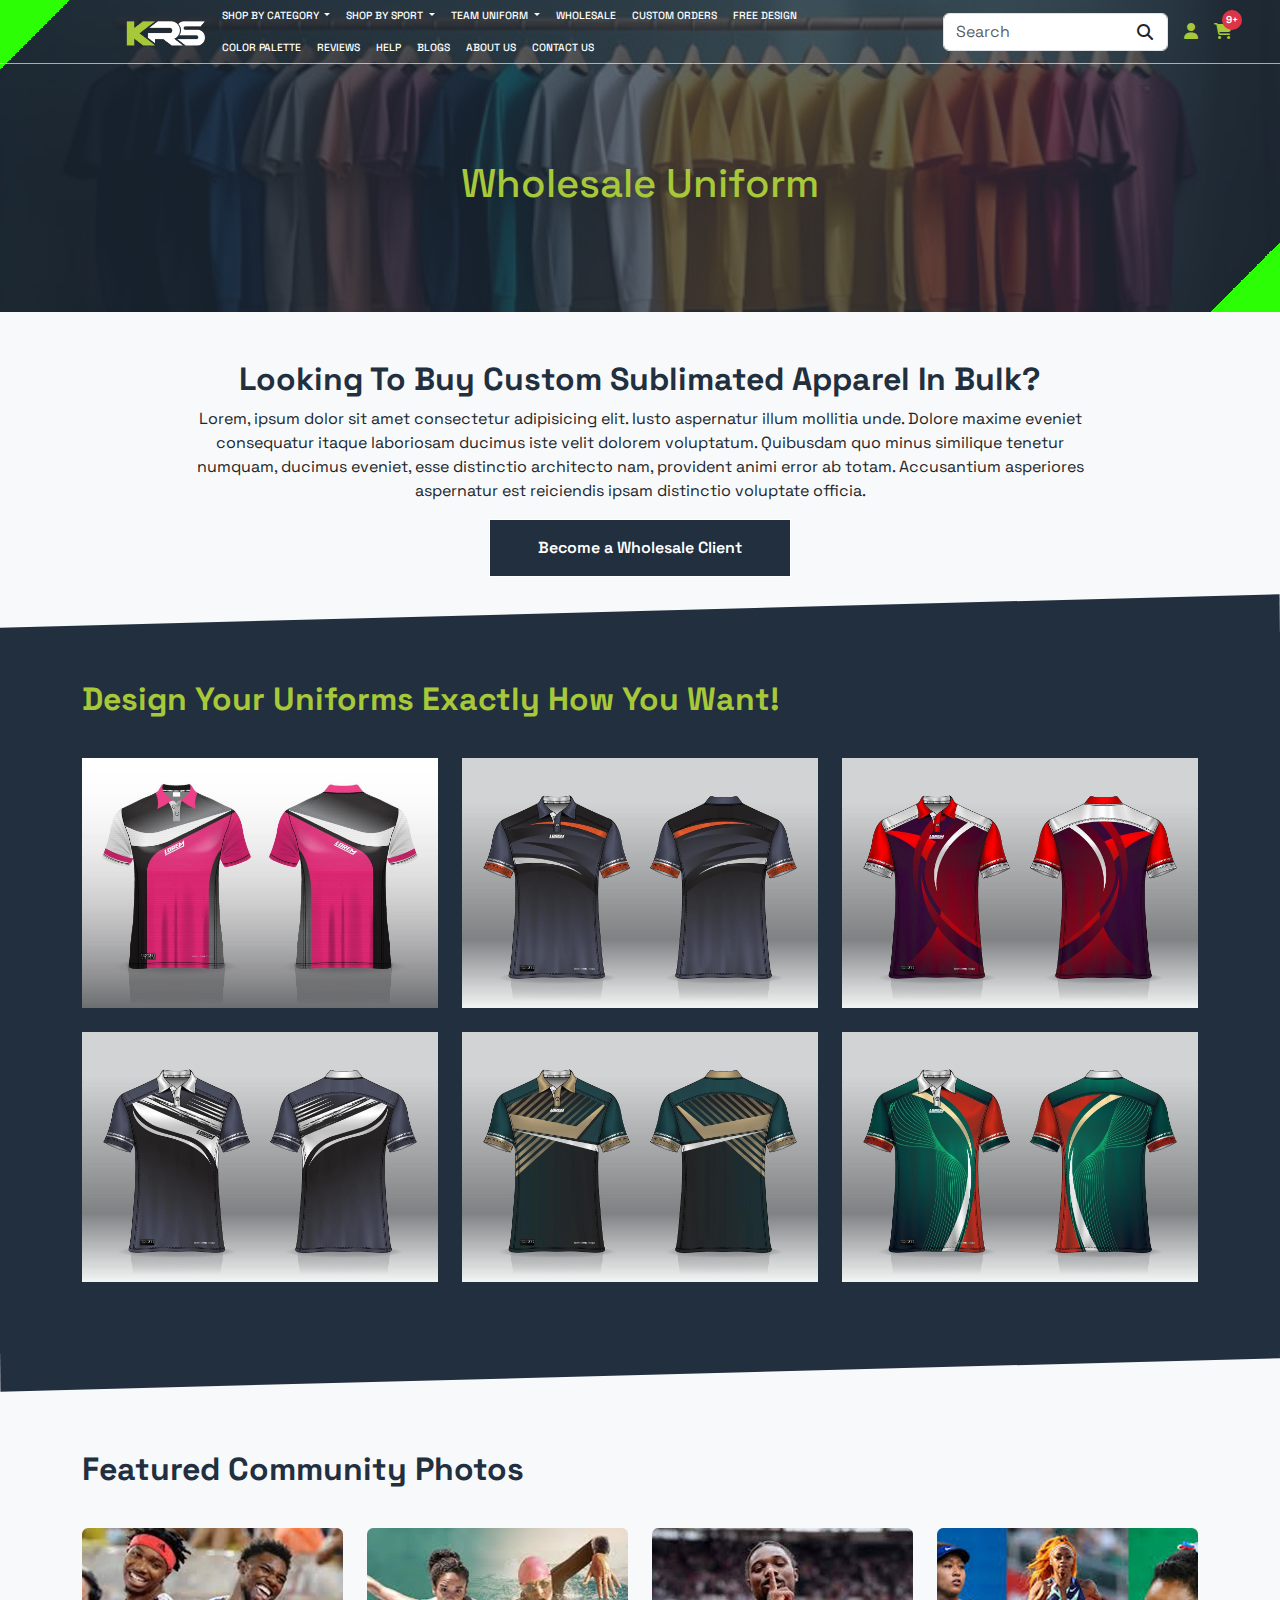
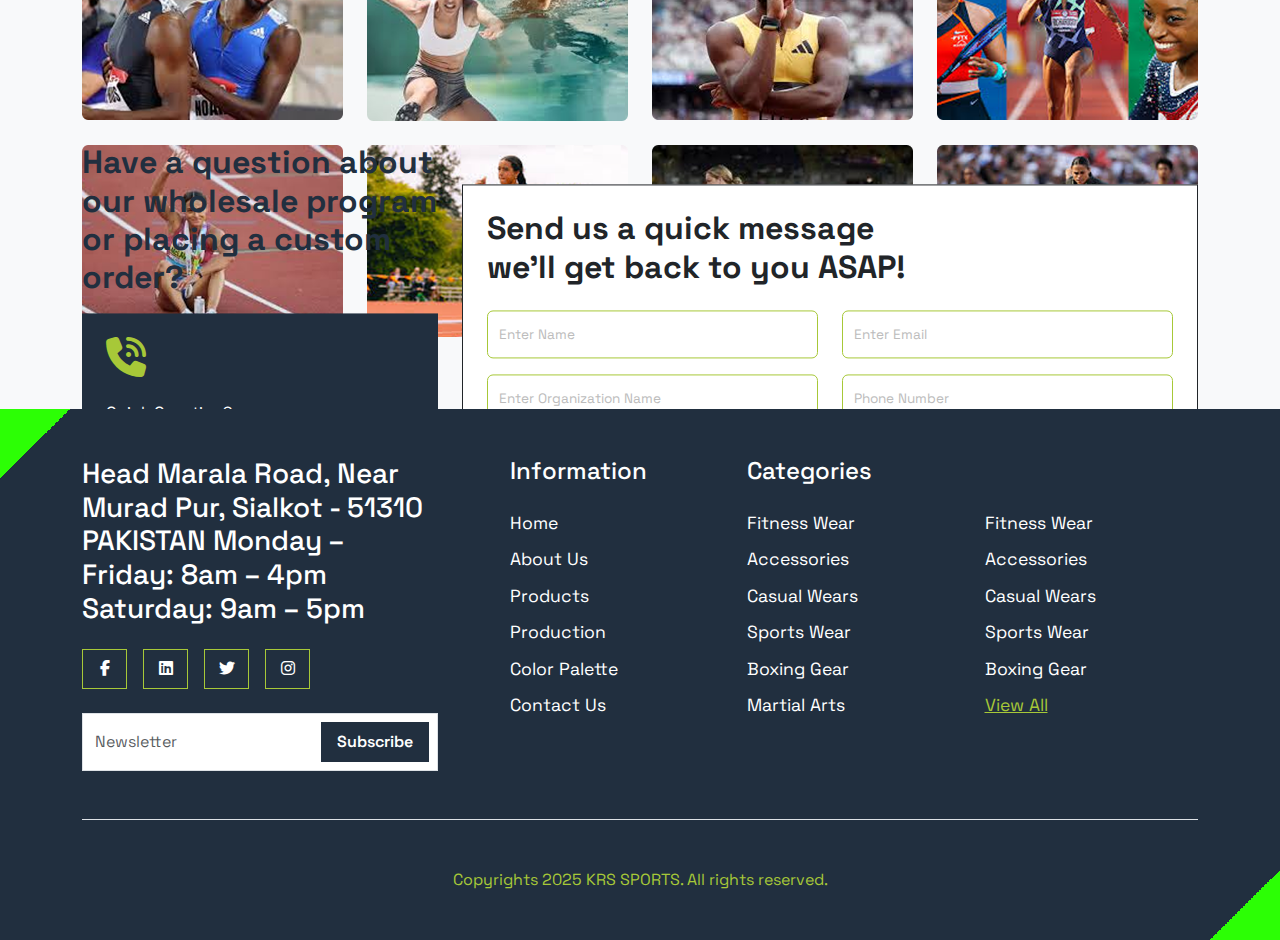
<file: wholesale.html>
<!DOCTYPE html>
<html lang="en">
  <head>
    <meta charset="UTF-8" />
    <meta name="viewport" content="width=device-width, initial-scale=1.0" />
    <title>wholesale</title>
    <link rel="stylesheet" href="./assets/css/style.css" />
    <link rel="stylesheet" href="./assets/css/bootstrap.min.css" />
    <link rel="stylesheet" href="./assets/css/all.min.css" />
    <link rel="stylesheet" href="./assets/css/swiper.min.css" />
  </head>
  <body class="bg-light">
    <section class="position-relative headr-sec wholesale-title secondary-bg position-relative">
<header class="d-lg-flex justify-content-between align-items-center px-3 px-xl-5">
        <nav class="navbar navbar-expand-lg ps-lg-5">
             <a class="navbar-brand fs-4 text-white fw-bold" href="./index.html"
              ><img src="./assets/image/logo-01.png" width="80px" alt=""></a>
            <button
              class="navbar-toggler"
              type="button"
              data-bs-toggle="collapse"
              data-bs-target="#navbarSupportedContent"
              aria-controls="navbarSupportedContent"
              aria-expanded="false"
              aria-label="Toggle navigation"
            >
              <span class="text-white"><i class="fa-solid fa-bars"></i></span>
            </button>
            <div
              class="collapse navbar-collapse pt-4 pt-lg-0"
              id="navbarSupportedContent"
            >
              <ul class="navbar-nav ms-auto mb-2 mb-lg-0 gap-3 flex-wrap">
                <li class="nav-item dropdown">
                  <a
                    class="nav-link dropdown-toggle small text-uppercase"
                    href=""
                    id="navbarDropdown"
                    role="button"
                    data-bs-toggle="dropdown"
                    aria-expanded="true"
                  >
                    Shop by Category
                  </a>
                  <ul
                    class="dropdown-menu "
                    aria-labelledby="navbarDropdown"
                    data-bs-popper="none"
                  >
                    <div class="row row-cols-1 row-cols-md-2 row-cols-lg-3 row-cols-xl-4">
                      <div class="col mb-4">
                        <a href="./listing.html" class="category-item   d-block text-decoration-none secondary-text">
                            <div class="d-flex justify-content-between px-2 pt-2 fw-bold text-uppercase">Jersey <i class="fa-solid fa-arrow-right"></i></div>
                          <figure class="mb-0">
                            <img src="./assets/image/item1.webp" class=" " alt="">
                          </figure>
                        </a>
                      </div>
                      <div class="col mb-4">
                        <a href="./listing.html" class="category-item   d-block text-decoration-none secondary-text">
                          <div class="d-flex justify-content-between px-2 pt-2 fw-bold text-uppercase">Polos <i class="fa-solid fa-arrow-right"></i></div>
                          <figure class="mb-0">
                            <img src="./assets/image/polos.png" class=" " alt="">
                          </figure>
                        </a>
                      </div>
                      <div class="col mb-4">
                        <a href="./listing.html" class="category-item   d-block text-decoration-none secondary-text">
                          <div class="d-flex justify-content-between px-2 pt-2 fw-bold text-uppercase">Long Sleeves <i class="fa-solid fa-arrow-right"></i></div>
                          <figure class="mb-0">
                            <img src="./assets/image/item1.webp" class=" " alt="">
                          </figure>
                        </a>
                      </div>
                      <div class="col mb-4">
                        <a href="./listing.html" class="category-item   d-block text-decoration-none secondary-text">
                          <div class="d-flex justify-content-between px-2 pt-2 fw-bold text-uppercase">Sleeveless <i class="fa-solid fa-arrow-right"></i></div>
                          <figure class="mb-0">
                            <img src="./assets/image/item1.webp" class=" " alt="">
                          </figure>
                        </a>
                      </div>
                      <div class="col mb-4 mb-lg-0">
                        <a href="./listing.html" class="category-item   d-block text-decoration-none secondary-text">
                          <div class="d-flex justify-content-between px-2 pt-2 fw-bold text-uppercase">Tank tops <i class="fa-solid fa-arrow-right"></i></div>
                          <figure class="mb-0">
                            <img src="./assets/image/item1.webp" class=" " alt="">
                          </figure>
                        </a>
                      </div>
                      <div class="col mb-4 mb-lg-0">
                        <a href="./listing.html" class="category-item   d-block text-decoration-none secondary-text">
                          <div class="d-flex justify-content-between px-2 pt-2 fw-bold text-uppercase">hoddies <i class="fa-solid fa-arrow-right"></i></div>
                          <figure class="mb-0">
                            <img src="./assets/image/item1.webp" class=" " alt="">
                          </figure>
                        </a>
                      </div>
                      <div class="col mb-4 mb-lg-0">
                        <a href="./listing.html" class="category-item   d-block text-decoration-none secondary-text">
                          <div class="d-flex justify-content-between px-2 pt-2 fw-bold text-uppercase">hats <i class="fa-solid fa-arrow-right"></i></div>
                          <figure class="mb-0">
                            <img src="./assets/image/item1.webp" class=" " alt="">
                          </figure>
                        </a>
                      </div>
                      <div class="col mb-4 mb-lg-0">
                        <div class="view-all d-flex align-items-center h-100  ">
                          <a href="./listing.html" class="fw-bold text-uppercase text-decoration-none text-center d-inline-block w-100">
                            <i class="fa-solid fa-boxes-stacked fs-2 mb-3"></i> <br>
                            View All Categories
                          </a>
                        </div>
                      </div>
                    </div>
                    <!-- Add more services here as needed -->
                  </ul>
                </li>
                <li class="nav-item dropdown">
                  <a
                    class="nav-link dropdown-toggle small text-uppercase"
                    href=""
                    id="navbarDropdown"
                    role="button"
                    data-bs-toggle="dropdown"
                    aria-expanded="true"
                  >
                    Shop by sport
                  </a>
                  <ul
                    class="dropdown-menu "
                    aria-labelledby="navbarDropdown"
                    data-bs-popper="none"
                  >
                    <div class="row row-cols-1 row-cols-md-2 row-cols-lg-3 row-cols-xl-4">
                      <div class="col mb-4">
                        <a href="./listing.html" class="category-item   d-block text-decoration-none secondary-text">
                            <div class="d-flex justify-content-between px-2 pt-2 fw-bold text-uppercase">Jersey <i class="fa-solid fa-arrow-right"></i></div>
                          <figure class="mb-0">
                            <img src="./assets/image/item1.webp" class=" " alt="">
                          </figure>
                        </a>
                      </div>
                      <div class="col mb-4">
                        <a href="./listing.html" class="category-item   d-block text-decoration-none secondary-text">
                            <div class="d-flex justify-content-between px-2 pt-2 fw-bold text-uppercase">Jersey <i class="fa-solid fa-arrow-right"></i></div>
                          <figure class="mb-0">
                            <img src="./assets/image/item1.webp" class=" " alt="">
                          </figure>
                        </a>
                      </div>
                      <div class="col mb-4">
                        <a href="./listing.html" class="category-item   d-block text-decoration-none secondary-text">
                            <div class="d-flex justify-content-between px-2 pt-2 fw-bold text-uppercase">Jersey <i class="fa-solid fa-arrow-right"></i></div>
                          <figure class="mb-0">
                            <img src="./assets/image/item1.webp" class=" " alt="">
                          </figure>
                        </a>
                      </div>
                      <div class="col mb-4">
                        <a href="./listing.html" class="category-item   d-block text-decoration-none secondary-text">
                            <div class="d-flex justify-content-between px-2 pt-2 fw-bold text-uppercase">Jersey <i class="fa-solid fa-arrow-right"></i></div>
                          <figure class="mb-0">
                            <img src="./assets/image/item1.webp" class=" " alt="">
                          </figure>
                        </a>
                      </div>
                      <div class="col mb-4 mb-lg-0">
                        <a href="./listing.html" class="category-item   d-block text-decoration-none secondary-text">
                            <div class="d-flex justify-content-between px-2 pt-2 fw-bold text-uppercase">Jersey <i class="fa-solid fa-arrow-right"></i></div>
                          <figure class="mb-0">
                            <img src="./assets/image/item1.webp" class=" " alt="">
                          </figure>
                        </a>
                      </div>
                      <div class="col mb-4 mb-lg-0">
                        <a href="./listing.html" class="category-item   d-block text-decoration-none secondary-text">
                            <div class="d-flex justify-content-between px-2 pt-2 fw-bold text-uppercase">Jersey <i class="fa-solid fa-arrow-right"></i></div>
                          <figure class="mb-0">
                            <img src="./assets/image/item1.webp" class=" " alt="">
                          </figure>
                        </a>
                      </div>
                      <div class="col mb-4 mb-lg-0">
                        <a href="./listing.html" class="category-item   d-block text-decoration-none secondary-text">
                            <div class="d-flex justify-content-between px-2 pt-2 fw-bold text-uppercase">Jersey <i class="fa-solid fa-arrow-right"></i></div>
                          <figure class="mb-0">
                            <img src="./assets/image/item1.webp" class=" " alt="">
                          </figure>
                        </a>
                      </div>
                      <div class="col mb-4 mb-lg-0">
                        <div class="view-all d-flex align-items-center h-100  ">
                          <a href="./listing.html" class="fw-bold text-uppercase text-decoration-none text-center d-inline-block w-100">
                            <i class="fa-solid fa-boxes-stacked fs-2 mb-3"></i> <br>
                            View All Categories
                          </a>
                        </div>
                      </div>
                    </div>
                    <!-- Add more services here as needed -->
                  </ul>
                </li>
                <li class="nav-item dropdown">
                  <a
                    class="nav-link dropdown-toggle small text-uppercase"
                    href=""
                    id="navbarDropdown"
                    role="button"
                    data-bs-toggle="dropdown"
                    aria-expanded="true"
                  >
                    Team Uniform
                  </a>
                  <ul
                    class="dropdown-menu "
                    aria-labelledby="navbarDropdown"
                    data-bs-popper="none"
                  >
                    <div class="row row-cols-1 row-cols-md-2 row-cols-lg-3 row-cols-xl-4">
                      <div class="col mb-4">
                        <a href="./teamuniform.html" class="category-item   d-block text-decoration-none secondary-text">
                            <div class="d-flex justify-content-between px-2 pt-2 fw-bold text-uppercase">Basket Ball <i class="fa-solid fa-arrow-right"></i></div>
                          <figure class="mb-0">
                            <img src="./assets/image/item1.webp" class=" " alt="">
                          </figure>
                        </a>
                      </div>
                      <div class="col mb-4">
                        <a href="./teamuniform.html" class="category-item   d-block text-decoration-none secondary-text">
                            <div class="d-flex justify-content-between px-2 pt-2 fw-bold text-uppercase">Base Ball <i class="fa-solid fa-arrow-right"></i></div>
                          <figure class="mb-0">
                            <img src="./assets/image/item1.webp" class=" " alt="">
                          </figure>
                        </a>
                      </div>
                      <div class="col mb-4">
                        <a href="./teamuniform.html" class="category-item   d-block text-decoration-none secondary-text">
                            <div class="d-flex justify-content-between px-2 pt-2 fw-bold text-uppercase">Foot Ball <i class="fa-solid fa-arrow-right"></i></div>
                          <figure class="mb-0">
                            <img src="./assets/image/item1.webp" class=" " alt="">
                          </figure>
                        </a>
                      </div>
                      <div class="col mb-4">
                        <a href="./teamuniform.html" class="category-item   d-block text-decoration-none secondary-text">
                            <div class="d-flex justify-content-between px-2 pt-2 fw-bold text-uppercase">Soft Ball <i class="fa-solid fa-arrow-right"></i></div>
                          <figure class="mb-0">
                            <img src="./assets/image/item1.webp" class=" " alt="">
                          </figure>
                        </a>
                      </div>
                      <div class="col mb-4 mb-lg-0">
                        <a href="./teamuniform.html" class="category-item   d-block text-decoration-none secondary-text">
                            <div class="d-flex justify-content-between px-2 pt-2 fw-bold text-uppercase">Soccer <i class="fa-solid fa-arrow-right"></i></div>
                          <figure class="mb-0">
                            <img src="./assets/image/item1.webp" class=" " alt="">
                          </figure>
                        </a>
                      </div>
                      <div class="col mb-4 mb-lg-0">
                        <a href="./teamuniform.html" class="category-item   d-block text-decoration-none secondary-text">
                            <div class="d-flex justify-content-between px-2 pt-2 fw-bold text-uppercase">Volley Ball <i class="fa-solid fa-arrow-right"></i></div>
                          <figure class="mb-0">
                            <img src="./assets/image/item1.webp" class=" " alt="">
                          </figure>
                        </a>
                      </div>
                      <div class="col mb-4 mb-lg-0">
                        <a href="./teamuniform.html" class="category-item   d-block text-decoration-none secondary-text">
                            <div class="d-flex justify-content-between px-2 pt-2 fw-bold text-uppercase">Cricket <i class="fa-solid fa-arrow-right"></i></div>
                          <figure class="mb-0">
                            <img src="./assets/image/item1.webp" class=" " alt="">
                          </figure>
                        </a>
                      </div>
                      <div class="col mb-4 mb-lg-0">
                        <div class="view-all d-flex align-items-center h-100  ">
                          <a href="./listing.html" class="fw-bold text-uppercase text-decoration-none text-center d-inline-block w-100">
                            <i class="fa-solid fa-boxes-stacked fs-2 mb-3"></i> <br>
                            View All Categories
                          </a>
                        </div>
                      </div>
                    </div>
                    <!-- Add more services here as needed -->
                  </ul>
                </li>
                <li class="nav-item">
                  <a class="nav-link text-uppercase" href="./wholesale.html">Wholesale</a>
                </li>
                <li class="nav-item">
                  <a class="nav-link text-uppercase" href="">Custom Orders</a>
                </li>
                <li class="nav-item">
                  <a class="nav-link text-uppercase" href="">Free design</a>
                </li>
                <li class="nav-item">
                  <a class="nav-link text-uppercase" href="">color palette</a>
                </li>
                <li class="nav-item">
                  <a class="nav-link text-uppercase" href="./reviews.html">Reviews</a>
                </li>
                <li class="nav-item">
                  <a class="nav-link text-uppercase" href="./support.html">Help</a>
                </li>
                <li class="nav-item">
                  <a class="nav-link text-uppercase" href="./blogs.html">Blogs</a>
                </li>
                <li class="nav-item">
                  <a class="nav-link text-uppercase" href="./about.html">About us</a>
                </li>
                <li class="nav-item">
                  <a class="nav-link text-uppercase" href="./contact.html">contact us</a>
                </li>
              </ul>
              
            </div>
        </nav>
        <div class="form d-flex justify-content-center justify-content-lg-end align-items-center gap-3 mb-2 mb-lg-0">
          <form role="search" class="position-relative">
            <input class="form-control me-2" type="search" placeholder="Search" aria-label="Search">
            <i class="fa-solid fa-magnifying-glass icon"></i>
          </form>
<a href="" class="primary-text"><i class="fa-solid fa-user"></i></a>
<a href="" class="position-relative primary-text">
  <i class="fa-solid fa-cart-shopping"></i>
  <span class="position-absolute top-0 start-100 translate-middle badge rounded-pill bg-danger">
    9+
    <span class="visually-hidden">unread messages</span>
  </span>
</a>
        </div>
      </header>
      <section class="title py-5 position-relative">
        <div class="container">
         <h1 class="primary-text text-center py-lg-5">Wholesale Uniform</h1>
        </div>
      </section>
      <div class="overlay"></div>
    </section>
   <section class="my-5">
    <div class="container">
      <div class="row justify-content-center">
        <div class="col-lg-10 text-center">
            <h2 class="fw-bold secondary-text">Looking To Buy Custom Sublimated Apparel In Bulk?</h2>
          <p>
            Lorem, ipsum dolor sit amet consectetur adipisicing elit. Iusto aspernatur illum mollitia unde.
             Dolore maxime eveniet consequatur itaque laboriosam ducimus iste velit dolorem voluptatum. 
             Quibusdam quo minus similique tenetur numquam, ducimus eveniet, esse distinctio architecto 
             nam, provident animi error ab totam. Accusantium asperiores aspernatur est reiciendis ipsam 
             distinctio voluptate officia.
          </p>
          <a href="#wholesaleform" class="secondary-btn px-5 py-3 d-inline-block">Become a Wholesale Client</a>
        </div>
      </div>
    </div>
   </section>
   <section class="secondary-bg py-5 my-5 category-sec uniform-sec position-relative">
    <div class="container">
      <div class="d-md-flex align-items-center justify-content-between mb-4 pb-3">
        <h2 class="mb-4 mb-md-0 fw-bold primary-text">Design Your Uniforms Exactly How You Want!</h2>
      </div>
      <div class="row row-cols-1 row-cols-md-2 row-cols-lg-3">
<div class="col mb-4">
<div class="uniform">
  <img src="./assets/image/uniform1.jpg" width="100%" alt="">
</div>
</div>
<div class="col mb-4">
<div class="uniform">
  <img src="./assets/image/uniform2.jpg" width="100%" alt="">
</div>
</div>
<div class="col mb-4">
<div class="uniform">
  <img src="./assets/image/uniform3.jpg" width="100%" alt="">
</div>
</div>
<div class="col mb-4">
<div class="uniform">
  <img src="./assets/image/uniform4.jpg" width="100%" alt="">
</div>
</div>
<div class="col mb-4">
<div class="uniform">
  <img src="./assets/image/uniform5.jpg" width="100%" alt="">
</div>
</div>
<div class="col mb-4">
<div class="uniform">
  <img src="./assets/image/uniform6.jpg" width="100%" alt="">
</div>
</div>

      </div>
    </div>
  </section>
   <section class="pt-5 my-5 community position-relative">
    <div class="container">
      <div class="d-md-flex align-items-center justify-content-between mb-4 pb-3">
        <h2 class="mb-4 mb-md-0 fw-bold secondary-text">Featured Community Photos</h2>
      </div>
      <div class="row row-cols-1 row-cols-md-2 row-cols-lg-3 row-cols-xl-4">
<div class="col mb-4">
<div class="community-box">
  <img src="./assets/image/image1.png" width="100%" alt="">
</div>
</div>
<div class="col mb-4">
<div class="community-box">
  <img src="./assets/image/image2.png" width="100%" alt="">
</div>
</div>
<div class="col mb-4">
<div class="community-box">
  <img src="./assets/image/image3.png" width="100%" alt="">
</div>
</div>
<div class="col mb-4">
<div class="community-box">
  <img src="./assets/image/image4.png" width="100%" alt="">
</div>
</div>
<div class="col mb-4">
<div class="community-box">
  <img src="./assets/image/image5.png" width="100%" alt="">
</div>
</div>
<div class="col mb-4">
<div class="community-box">
  <img src="./assets/image/image6.png" width="100%" alt="">
</div>
</div>
<div class="col mb-4">
<div class="community-box">
  <img src="./assets/image/image7.png" width="100%" alt="">
</div>
</div>
<div class="col mb-4">
<div class="community-box">
  <img src="./assets/image/image8.png" width="100%" alt="">
</div>
</div>

      </div>
    </div>
  </section>
  <section class="home-contact my-5" id="wholesaleform">
    <div class="container">
      <div class="row align-items-center">
        <div class="col-lg-5 col-xl-4">
          <h2 class="mb-3 fw-bold secondary-text ">Have a question about our wholesale program or placing a custom order? </h2>
          <div class="box p-3 p-xl-4 secondary-bg mb-4">
            <i class="fa-solid fa-phone-volume primary-text fs-1 mb-4"></i>
            <p class="mb-1 text-white">Quick Question?</p>
            <h4 class="primary-text fw-bold mb-0">+92-333-8701160</h4>
          </div>
          <div class="box p-3 p-xl-4 secondary-bg mb-4 mb-lg-0">
            <i class="fa-solid fa-envelope-open-text primary-text fs-1 mb-4"></i>
            <p class="mb-1 text-white">Send Us Email</p>
            <h4 class="primary-text fw-bold mb-0">Fire4sports@gmail.com</h4>
          </div>
        </div>
        <div class="col-lg-7 col-xl-8">
          <div class="bg-white p-4 border border-dark">
            <div class="mb-4">
              <h2 class="mb-0 mb-md-0 fw-bold">Send us a quick message <br>
                we'll get back to you ASAP! </h2>
            </div>
            <form action="">
              <div class="row row-cols-1 row-cols-md-2">
                <div class="col">
                  <div class="mb-3">
                    <input type="text" class="form-control" id="name" placeholder="Enter Name" required>
                  </div>
                </div>
                <div class="col">
                  <div class="mb-3">
                    <input type="email" class="form-control" id="Email" placeholder="Enter Email" required>
                  </div>
                </div>
                <div class="col">
                  <div class="mb-3">
                    <input type="text" class="form-control" id="Subject" placeholder="Enter Organization Name" required>
                  </div>
                </div>
                <div class="col">
                  <div class="mb-3">
                    <input type="Number" class="form-control" id="Number" placeholder="Phone Number" required>
                  </div>
                </div>
              </div>
              <div class="mb-3">
                <textarea class="form-control" id="message" rows="3" placeholder="Enter Message"></textarea>
              </div>
              <button type="submit" class="primary-btn px-4 py-3">Send Message</button>
            </form>
          </div>
        </div>
      </div>
    </div>
  </section>
    <footer class="py-5 secondary-bg">
      <div class="container">
        <div class="row justify-content-between">
          <div class="col-lg-4">
            <h3 class="text-white">Head Marala Road, Near Murad Pur,
              Sialkot - 51310 PAKISTAN   Monday – Friday: 8am – 4pm Saturday: 9am – 5pm</h3>
              <div class="d-md-flex align-items-center gap-3 social-media mt-4">
                <a href="" class="text-white"><i class="fa-brands fa-facebook-f"></i></a>
                <a href="" class="text-white"><i class="fa-brands fa-linkedin"></i></a>
                <a href="" class="text-white"><i class="fa-brands fa-twitter"></i></a>
                <a href="" class="text-white"><i class="fa-brands fa-instagram"></i></a>
              </div>
              <div class="newsletter mt-4 position-relative">
                <input type="text" class="form-control py-3 rounded-0" placeholder="Newsletter">
                <button class="secondary-btn py-2 px-3">Subscribe</button>
              </div>
          </div>
          <div class="col-lg-2">
            <h4 class="text-white mb-4">Information</h4>
            <div class="links">
              <a href="" class="text-decoration-none d-block text-white">Home</a>
              <a href="" class="text-decoration-none d-block text-white">About Us</a>
              <a href="" class="text-decoration-none d-block text-white">Products</a>
              <a href="" class="text-decoration-none d-block text-white">Production</a>
              <a href="" class="text-decoration-none d-block text-white">Color Palette</a>
              <a href="" class="text-decoration-none d-block text-white">Contact Us</a>
            </div>
          </div>
          <div class="col-lg-5">
            <h4 class="text-white mb-4">Categories</h4>
            <div class="row row-cols-1 row-cols-md-2">
              <div class="col">
                <div class="links">
                  <a href="" class="text-decoration-none d-block text-white">Fitness Wear</a>
                  <a href="" class="text-decoration-none d-block text-white">Accessories</a>
                  <a href="" class="text-decoration-none d-block text-white">Casual Wears</a>
                  <a href="" class="text-decoration-none d-block text-white">Sports Wear</a>
                  <a href="" class="text-decoration-none d-block text-white">Boxing Gear</a>
                  <a href="" class="text-decoration-none d-block text-white">Martial Arts</a>
                </div>
              </div>
              <div class="col">
                <div class="links">
                  <a href="" class="text-decoration-none d-block text-white">Fitness Wear</a>
                  <a href="" class="text-decoration-none d-block text-white">Accessories</a>
                  <a href="" class="text-decoration-none d-block text-white">Casual Wears</a>
                  <a href="" class="text-decoration-none d-block text-white">Sports Wear</a>
                  <a href="" class="text-decoration-none d-block text-white">Boxing Gear</a>
                  <a href="" class="d-block primary-text">View All</a>
                </div>
              </div>
            </div>
          </div>
        </div>
        <div class="mt-5 border-top pt-5 text-center">
          <span class="primary-text">Copyrights 2025 KRS SPORTS. All rights reserved.</span>
        </div>
      </div>
    </footer>
    <script src="./assets/js/swiper.min.js"></script>
    <script src="./assets/js/script.js"></script>
    <script src="./assets/js/bootstrap.bundle.min.js"></script>
  </body>
</html>
</file>
<file: assets/css/style.css>
@import url("https://fonts.googleapis.com/css2?family=Roboto:ital,wght@0,100..900;1,100..900&family=Space+Grotesk:wght@300..700&display=swap");
* {
  padding: 0;
  margin: 0;
  box-sizing: border-box;
}

html {
  scroll-behavior: smooth;
}

body {
  font-family: "Space Grotesk", sans-serif !important;
}

/* width */
::-webkit-scrollbar {
  width: 8px;
}

/* Track */
::-webkit-scrollbar-track {
  background: #f1f1f1;
}

/* Handle */
::-webkit-scrollbar-thumb {
  background: #212f3f;
  border-radius: 10px;
}

/* Handle on hover */
::-webkit-scrollbar-thumb:hover {
  background: #555;
}

.primary-btn {
  background-color: #a7c838;
  outline: none;
  color: #ffffff;
  transition: 0.4s all;
  text-decoration: none;
  position: relative;
  overflow: hidden;
  z-index: 1;
  font-weight: 600;
  border: 1px solid;
  display: inline-block;
}
.primary-btn:hover {
  color: #a7c838;
  background-color: #212f3f;
}

.secondary-btn {
  background-color: #212f3f;
  outline: none;
  color: #ffffff;
  transition: 0.4s all;
  text-decoration: none;
  padding-top: 13px;
  padding-bottom: 13px;
  position: relative;
  overflow: hidden;
  z-index: 0;
  font-weight: 600;
  border: 1px solid;
}
.secondary-btn:hover {
  color: #212f3f;
  background-color: #a7c838;
}

.primary-text {
  color: #a7c838 !important;
}

.secondary-text {
  color: #212f3f !important;
}

.primary-bg {
  background-color: #a7c838 !important;
}

.secondary-bg {
  background-color: #212f3f !important;
}

.text-color {
  color: #979797;
}

.xsmall {
  font-size: 0.9rem;
}

.headr-sec::before {
  position: absolute;
  content: "";
  top: 0;
  left: 0;
  width: 70px;
  height: 70px;
  background: linear-gradient(-45deg, rgba(33, 47, 63, 0.0078431373) 50%, #2cff05 50%);
}
.headr-sec::after {
  position: absolute;
  content: "";
  bottom: 0;
  right: 0;
  width: 70px;
  height: 70px;
  background: linear-gradient(135deg, rgba(33, 47, 63, 0) 50%, #2cff05 50%);
}

header {
  position: relative;
  z-index: 9;
  border-bottom: 1px solid rgba(255, 255, 255, 0.614);
}
header .navbar {
  width: 79%;
}
header .navbar .dropdown-menu {
  background-color: #ffffff;
  -webkit-backdrop-filter: blur(8px);
          backdrop-filter: blur(8px);
  min-width: 60rem;
  margin-top: 20px;
  left: 100%;
  transform: translate(-20%, 0px);
  padding: 30px;
  box-shadow: 0px 5px 50px rgb(155, 155, 155);
}
header .navbar .dropdown-menu .category-item {
  border: 4px solid #a7c838;
  overflow: hidden;
  transition: 0.4s all;
  font-size: 0.8rem;
}
header .navbar .dropdown-menu .category-item:hover {
  border: 4px solid #212f3f;
}
header .navbar .dropdown-menu .category-item figure {
  height: 190px;
}
header .navbar .dropdown-menu .category-item figure img {
  width: 100%;
  height: 100%;
  -o-object-fit: contain;
     object-fit: contain;
}
header .navbar .dropdown-menu .view-all {
  background-color: #212f3f;
  transition: 0.4s all;
}
header .navbar .dropdown-menu .view-all:hover {
  background-color: #a7c838;
}
header .navbar .dropdown-menu .view-all:hover a {
  color: #212f3f;
}
header .navbar .dropdown-menu .view-all a {
  color: #ffffff;
}
header .navbar .nav-item {
  position: relative;
}
header .navbar .nav-item .nav-link {
  padding: 0;
  color: #ffffff;
  font-weight: 500;
  transition: 0.4s all;
  font-size: 0.65rem;
}
header .navbar .nav-item::before {
  position: absolute;
  content: "";
  height: 4px;
  width: 0%;
  background-color: #212f3f;
  bottom: -5px;
  left: 0;
  transition: 0.4s all;
}
header .form {
  width: 20%;
}
header .form form .icon {
  position: absolute;
  right: 15px;
  top: 50%;
  transform: translate(0%, -50%);
}
header .form .badge {
  padding: 5px 4px;
  font-size: 10px;
}

.hero .swiper-pagination-bullet {
  background-color: #ffffff;
}
.hero .swiper-pagination-bullet-active {
  background-color: #a7c838 !important;
}

.marquee_container {
  width: 100%;
  overflow: hidden;
  white-space: nowrap;
  background: #ff5c5c;
  padding: 1rem 0;
}

.marquee {
  display: inline-block;
  animation: marquee 20s linear infinite;
}
.marquee p {
  display: inline-block;
  margin-right: 50px;
}

@keyframes marquee {
  from {
    transform: translate3d(0, 0, 0);
  }
  to {
    transform: translate3d(-100%, 0, 0);
  }
}
.qualifiedcont .box {
  background-color: #ffffff;
  transition: 0.4s all;
}
.qualifiedcont .box .icon {
  background-color: #ffffff;
  width: -moz-max-content;
  width: max-content;
}
.qualifiedcont .box:hover {
  background-color: #212f3f;
  color: #ffffff;
}

.category-sec {
  margin-top: 5rem;
}
.category-sec::before {
  position: absolute;
  content: "";
  top: -21px;
  left: 0;
  width: 100%;
  height: 50px;
  z-index: -1;
  background: #212f3f;
  rotate: -1.5deg;
  transform: skew(-1deg);
}
.category-sec::after {
  position: absolute;
  content: "";
  bottom: -21px;
  left: 0;
  width: 100%;
  height: 50px;
  z-index: -1;
  background: #212f3f;
  rotate: -1.5deg;
  transform: skew(-1deg);
}
.category-sec .cat-item {
  transition: 0.4s all;
  position: relative;
  z-index: 1;
  overflow: hidden;
}
.category-sec .cat-item::before {
  position: absolute;
  content: "";
  top: 0;
  left: 0;
  width: 0px;
  height: 0px;
  background: linear-gradient(-45deg, rgba(33, 47, 63, 0) 65%, #212f3f 37%);
  transition: 0.4s all;
}
.category-sec .cat-item::after {
  position: absolute;
  content: "";
  bottom: 0;
  right: 0;
  width: 0px;
  height: 0px;
  background: linear-gradient(135deg, rgba(33, 47, 63, 0) 65%, #212f3f 37%);
  transition: 0.4s all;
}
.category-sec .cat-item:hover {
  color: #a7c838 !important;
}
.category-sec .cat-item:hover::before {
  height: 50px;
  width: 50px;
}
.category-sec .cat-item:hover::after {
  height: 50px;
  width: 50px;
}
.category-sec .cat-item figure {
  height: 250px;
}
.category-sec .cat-item figure img {
  height: 100%;
  width: 100%;
  -o-object-fit: cover;
     object-fit: cover;
  display: block;
}

.work .box {
  border: 1px solid rgb(141, 141, 141);
  transition: 0.4s all;
}
.work .box img {
  transition: 0.4s all;
  -o-object-fit: cover;
     object-fit: cover;
  height: 350px;
}
.work .box:hover {
  box-shadow: 3px 5px 25px rgb(193, 193, 193);
  background-color: #212f3f !important;
}
.work .box:hover img {
  transform: scale(1.2);
}
.work .box:hover h5 {
  color: #a7c838 !important;
  transition: 0.4s all;
}
.work .box h5 {
  font-weight: 700;
}

.custom-top .box {
  width: 75%;
  margin: 0 auto;
  background: linear-gradient(to right, #212f3f 50%, #ffffff 50%);
  position: relative;
}
.custom-top .box::before {
  position: absolute;
  content: "";
  top: 0;
  left: 0;
  width: 70px;
  height: 70px;
  background: linear-gradient(-45deg, #212f3f 50%, #f8f9fa 50%);
}
.custom-top .box::after {
  position: absolute;
  content: "";
  bottom: 0;
  right: 0;
  width: 70px;
  height: 70px;
  background: linear-gradient(135deg, rgba(33, 47, 63, 0) 50%, #a7c838 50%);
}
.custom-top .myCustom .swiper-slide {
  height: 350px;
}
.custom-top .myCustom .swiper-slide img {
  width: 100%;
  height: 100%;
  -o-object-fit: contain;
     object-fit: contain;
}

.custom {
  padding-top: 10rem;
  margin-top: -8rem;
}

.choose .choose-box .choose-img {
  height: 230px;
}
.choose .choose-box .choose-img img {
  width: 100%;
  height: 100%;
  -o-object-fit: cover;
     object-fit: cover;
}
.choose .choose-box .choose-text {
  height: 100%;
  background-color: #ffffff;
  transition: 0.3s all;
}
.choose .choose-box:hover .choose-text {
  background-color: #212f3f;
  color: #ffffff !important;
}
.choose .choose-box:hover .choose-text h4 {
  color: #ffffff;
}

.reviews .review-box .profile {
  height: 70px;
  width: 70px;
}
.reviews .review-box .profile img {
  width: 70px;
  height: 70px;
  -o-object-fit: cover;
     object-fit: cover;
}
.reviews .review-box .stars {
  color: #ff5c5c;
}
.reviews .swiper-pagination-bullet {
  padding: 5px;
  background-color: white;
}
.reviews .swiper-pagination-bullet-active {
  background-color: #a7c838 !important;
}

.home-contact {
  position: relative;
}
.home-contact .container {
  position: absolute;
  top: 50%;
  left: 50%;
  transform: translate(-50%, -50%);
}
.home-contact .form-control {
  padding: 11px;
  border-color: #a7c838;
  transition: 0.4s all;
}
.home-contact .form-control:focus {
  border-color: #212f3f;
  box-shadow: 0px 3px 10px rgb(214, 214, 214);
}
.home-contact .form-control::-moz-placeholder {
  font-size: 0.85rem;
  color: rgb(188, 188, 188);
}
.home-contact .form-control::placeholder {
  font-size: 0.85rem;
  color: rgb(188, 188, 188);
}

.blogs .blog-box {
  overflow: hidden;
}
.blogs .blog-box .title {
  transition: 0.4s all;
}
.blogs .blog-box:hover img {
  transform: scale(1.2);
}
.blogs .blog-box:hover .title {
  color: #a7c838 !important;
}
.blogs .blog-box img {
  height: 250px;
  -o-object-fit: cover;
     object-fit: cover;
  transition: 0.4s all;
  overflow: hidden;
  width: 100%;
  border-radius: 5px;
}

.blog-detail .blog-detail-box figure {
  border-radius: 20px;
  overflow: hidden;
}
.blog-detail .blog-detail-box figure img {
  height: 500px;
  -o-object-fit: cover;
     object-fit: cover;
}
.blog-detail .blog-detail-box .blog-detail-text figure {
  background-color: #212f3f;
  border-radius: 10px;
}
.blog-detail .side-box {
  background-color: #ffffff;
  border-radius: 10px;
}
.blog-detail .recent img {
  width: 100%;
  height: 100px;
  -o-object-fit: cover;
     object-fit: cover;
  border-radius: 10px !important;
}
.blog-detail .category a {
  border: 1px solid rgb(211, 217, 255);
  border-radius: 7px;
  color: #212f3f;
  transition: 0.4s all;
}
.blog-detail .category a:hover {
  background-color: #212f3f;
  color: #ffffff;
}
.blog-detail .tags a {
  background-color: #a7c838;
  color: #ffffff;
  border-radius: 5px;
  transition: 0.4s all;
  display: inline-block;
}
.blog-detail .tags a:hover {
  background-color: #212f3f;
  color: #ffffff;
}

footer {
  position: relative;
}
footer::before {
  position: absolute;
  content: "";
  top: 0;
  left: 0;
  width: 70px;
  height: 70px;
  background: linear-gradient(-45deg, rgba(33, 47, 63, 0.0078431373) 50%, #2cff05 50%);
}
footer::after {
  position: absolute;
  content: "";
  bottom: 0;
  right: 0;
  width: 70px;
  height: 70px;
  background: linear-gradient(135deg, rgba(33, 47, 63, 0) 50%, #2cff05 50%);
}
footer .links a {
  font-size: 1.1rem;
  margin-bottom: 10px;
  transition: 0.4s all;
  position: relative;
  z-index: 1;
}
footer .links a::before {
  background: linear-gradient(to right, #a7c838, #212f3f);
  height: 100%;
  width: 0%;
  position: absolute;
  content: "";
  left: 0;
  bottom: 0;
  transition: 0.4s all;
  z-index: -1;
}
footer .links a:hover {
  padding-left: 5px;
}
footer .links a:hover::before {
  width: 70%;
}
footer .social-media a {
  border: 1px solid #a7c838;
  width: 45px;
  text-align: center;
  padding: 7px;
  transition: 0.4s all;
}
footer .social-media a:hover {
  background-color: #a7c838;
  color: #212f3f;
}
footer .newsletter button {
  position: absolute;
  right: 8px;
  top: 50%;
  transform: translate(0%, -50%);
}

.pagination .page-item .page-link {
  background-color: #212f3f;
  color: #ffffff;
}
.pagination .page-item .page-link:hover {
  background-color: #a7c838;
}
.pagination .page-item .active {
  background-color: #a7c838;
  border-color: #ffffff;
}

.listing-sec .accordion-button:not(.collapsed) {
  background-color: transparent;
  box-shadow: none;
}
.listing-sec .accordion-button:focus {
  box-shadow: none;
}
.listing-sec .searchbar button {
  position: absolute;
  right: 8px;
  top: 50%;
  transform: translate(0%, -50%);
}
.listing-sec .cat-item {
  transition: 0.4s all;
  position: relative;
  z-index: 1;
  overflow: hidden;
  height: 100%;
}
.listing-sec .cat-item::before {
  position: absolute;
  content: "";
  top: 0;
  left: 0;
  width: 0px;
  height: 0px;
  background: linear-gradient(-45deg, rgba(33, 47, 63, 0) 65%, #f8f9fa 37%);
  transition: 0.4s all;
}
.listing-sec .cat-item::after {
  position: absolute;
  content: "";
  bottom: 0;
  right: 0;
  width: 0px;
  height: 0px;
  background: linear-gradient(135deg, rgba(33, 47, 63, 0) 65%, #f8f9fa 37%);
  transition: 0.4s all;
}
.listing-sec .cat-item:hover {
  color: #a7c838 !important;
}
.listing-sec .cat-item:hover::before {
  height: 50px;
  width: 50px;
}
.listing-sec .cat-item:hover::after {
  height: 50px;
  width: 50px;
}
.listing-sec .cat-item figure img {
  width: 100%;
}

.wholesale-title {
  background: url(../image/wholesaletitle.jpg) no-repeat center/cover;
  position: relative;
  z-index: 1;
}
.wholesale-title .overlay {
  background-color: #212f3f;
  position: absolute;
  top: 0;
  left: 0;
  height: 100%;
  width: 100%;
  z-index: -1;
  opacity: 0.7;
}

.uniform-sec .uniform img {
  height: 250px;
  -o-object-fit: cover;
     object-fit: cover;
}

.reviews-pg .box .profile {
  width: 70px;
  height: 70px;
  overflow: hidden;
}
.reviews-pg .box .profile img {
  width: 70px;
  height: 70px;
  -o-object-fit: cover;
     object-fit: cover;
}
.reviews-pg .box .stars {
  color: orange;
}
.reviews-pg .box .review-imgs img {
  width: 70px;
  height: 70px;
  -o-object-fit: cover;
     object-fit: cover;
  border-radius: 5px;
}

.product-details .myProduct2 .swiper-slide {
  position: relative;
  overflow: hidden;
  cursor: zoom-in;
}
.product-details .myProduct2 .swiper-slide img {
  width: 100%;
  height: auto;
  transition: transform 0.3s ease;
  transform-origin: center center;
  display: block;
}
.product-details .myProduct2 .swiper-slide.zoomed img {
  transform: scale(2);
}
.product-details .myProduct2 img {
  height: 500px !important;
  width: 100%;
  -o-object-fit: contain;
     object-fit: contain;
}
.product-details .myProduct .swiper-slide {
  width: 25%;
  height: 100%;
  opacity: 0.6;
  background-color: #ffffff;
  border: 1px solid #212f3f;
}
.product-details .myProduct .swiper-slide-thumb-active {
  opacity: 1;
}
.product-details .myProduct img {
  height: 100px;
  width: 100%;
  -o-object-fit: contain;
     object-fit: contain;
}
.product-details .detail-accordion .accordion-button:not(.collapsed) {
  background-color: #212f3f;
  color: #ffffff;
  box-shadow: none;
}
.product-details .detail-accordion .accordion-button:focus {
  box-shadow: none;
}
.product-details .details .btn-group label {
  font-size: 0.7rem;
  font-weight: 700;
  padding: 5px 10px;
  border: none;
  background-color: white;
  color: #212f3f;
}
.product-details .details .btn-group .btn-check:checked + .btn {
  background-color: #212f3f !important;
  color: #ffffff;
}
.product-details .details .nav-pills .nav-link {
  font-size: 0.8rem;
  background-color: #ffffff;
  color: #212f3f;
}
.product-details .details .nav-pills .active {
  background-color: #212f3f;
  color: #ffffff;
}
.product-details .details .form-control::-moz-placeholder {
  font-size: 0.8rem;
}
.product-details .details .form-control::placeholder {
  font-size: 0.8rem;
}

.summary .cart-details .cart-img {
  width: 100px;
  height: 100px;
}
.summary .cart-details .cart-img img {
  width: 100px;
  height: 100px;
  -o-object-fit: contain;
     object-fit: contain;
}
.summary .delivery-form .form-control {
  padding: 10px;
  border: 1px solid #212f3f;
}
.summary .delivery-form .form-select {
  padding: 10px;
  border: 1px solid #212f3f;
}

.aboutbox .box {
  background-color: #212f3f;
  color: #ffffff;
}
.aboutbox .box:hover {
  background-color: #a7c838;
}

@media (max-width: 550px) {
  header .navbar .dropdown-menu {
    min-width: 15rem;
    transform: inherit;
  }
  header .navbar .dropdown-menu .view-all {
    padding: 20px 0px;
  }
}
@media (max-width: 991px) {
  header .navbar .dropdown-menu {
    min-width: 15rem;
    transform: inherit;
  }
  header .navbar .dropdown-menu .view-all {
    padding: 20px 0px;
  }
  .headr-sec::before {
    display: none;
  }
  .headr-sec::after {
    display: none;
  }
  header .navbar {
    width: 100%;
  }
  header .form {
    width: 100%;
  }
  header .form form {
    width: 100%;
  }
  .custom {
    padding-top: 3rem;
    margin-top: 3rem;
  }
}
@media (min-width: 600px) and (max-width: 1024px) {
  header .navbar .dropdown-menu {
    min-width: 40rem;
  }
}
@media (min-width: 992px) and (max-width: 1366px) {
  .work .box img {
    height: 200px;
  }
  header .navbar {
    width: 65%;
    margin: 0 auto;
  }
  header .form {
    width: 30%;
  }
}/*# sourceMappingURL=style.css.map */
</file>
